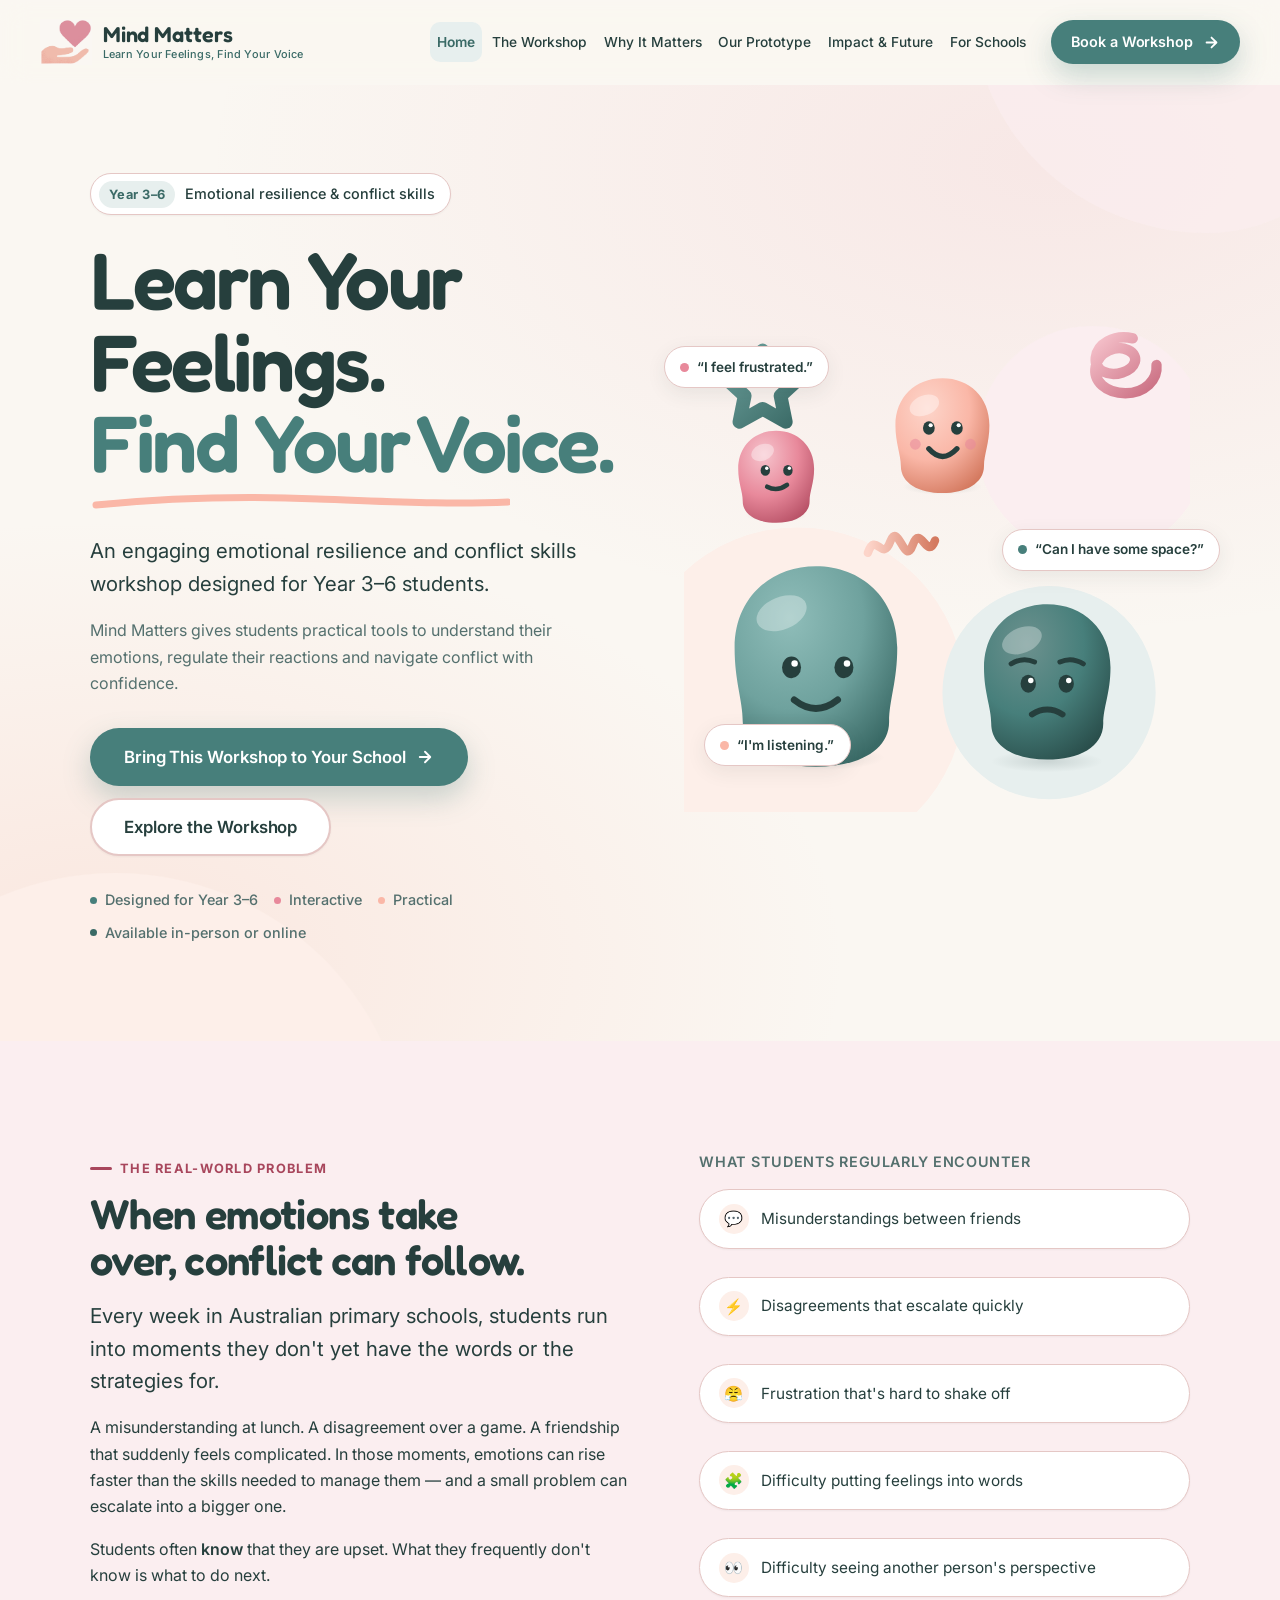
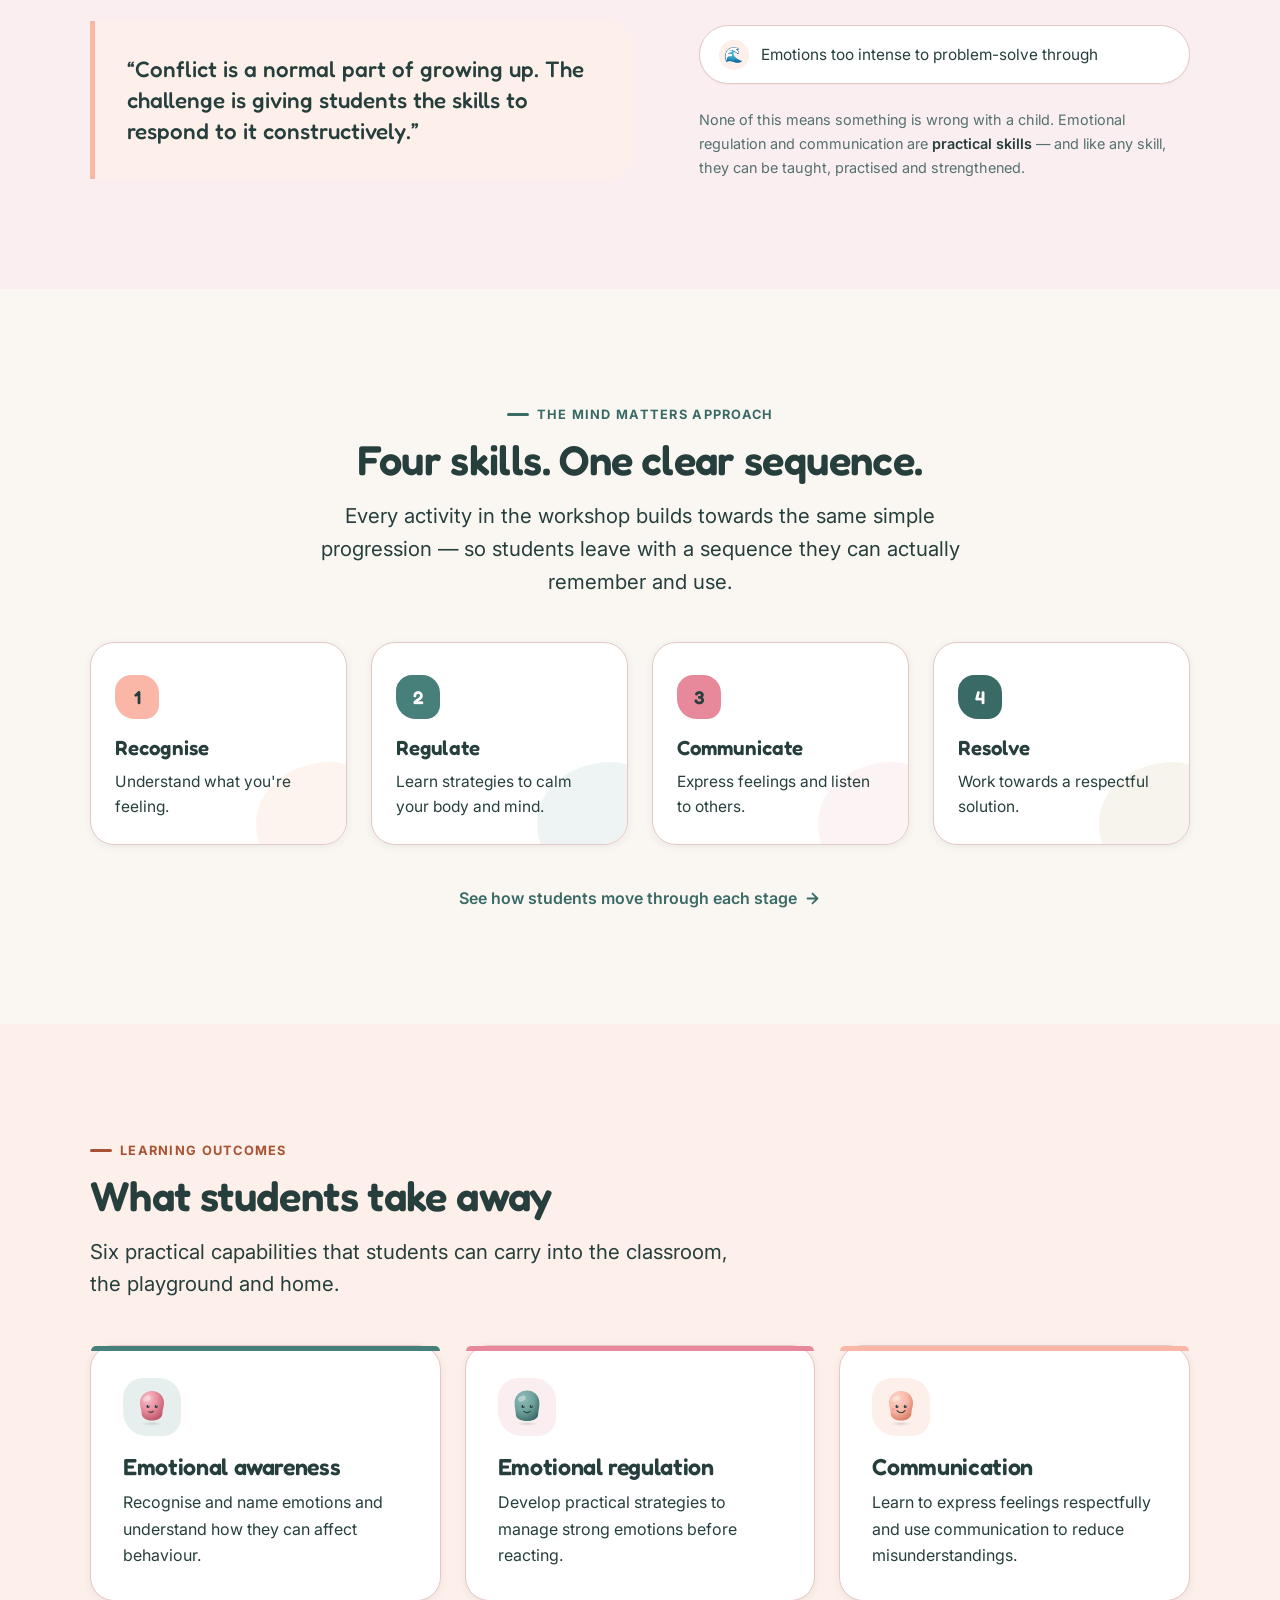
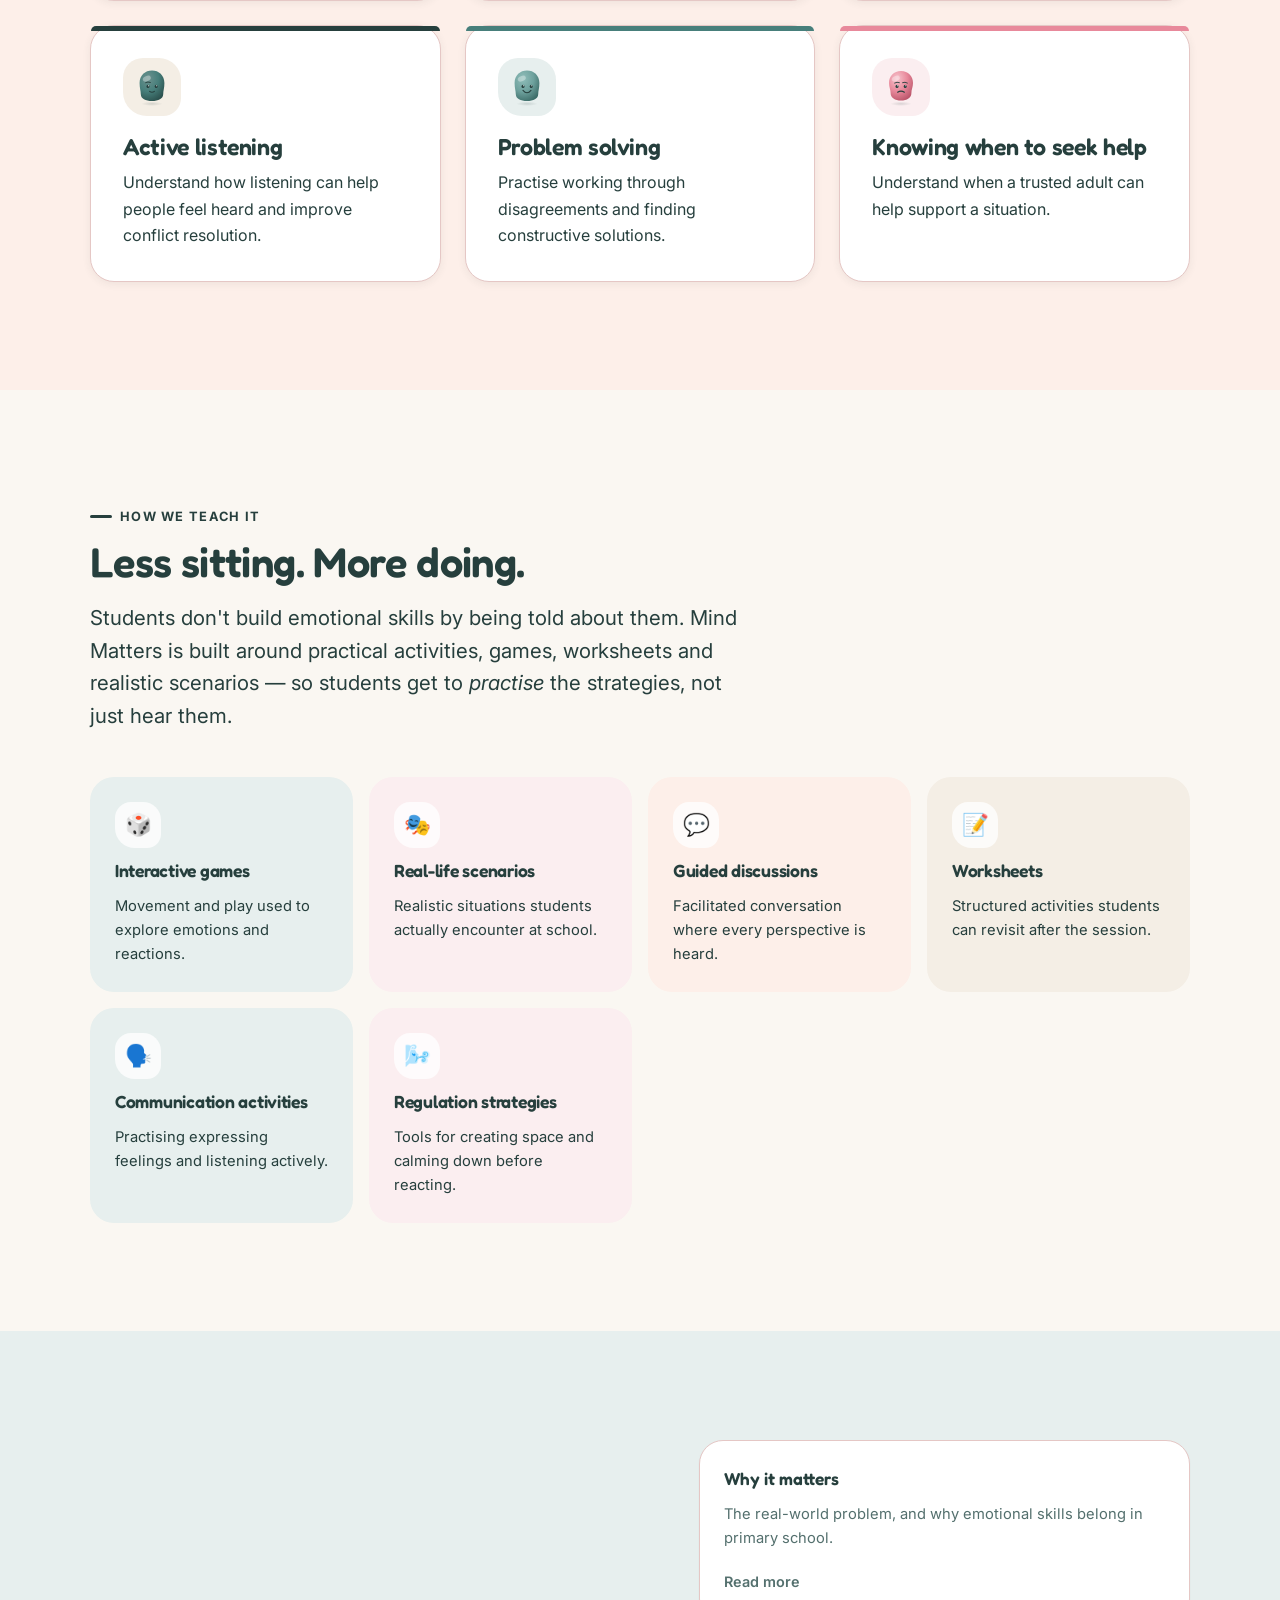
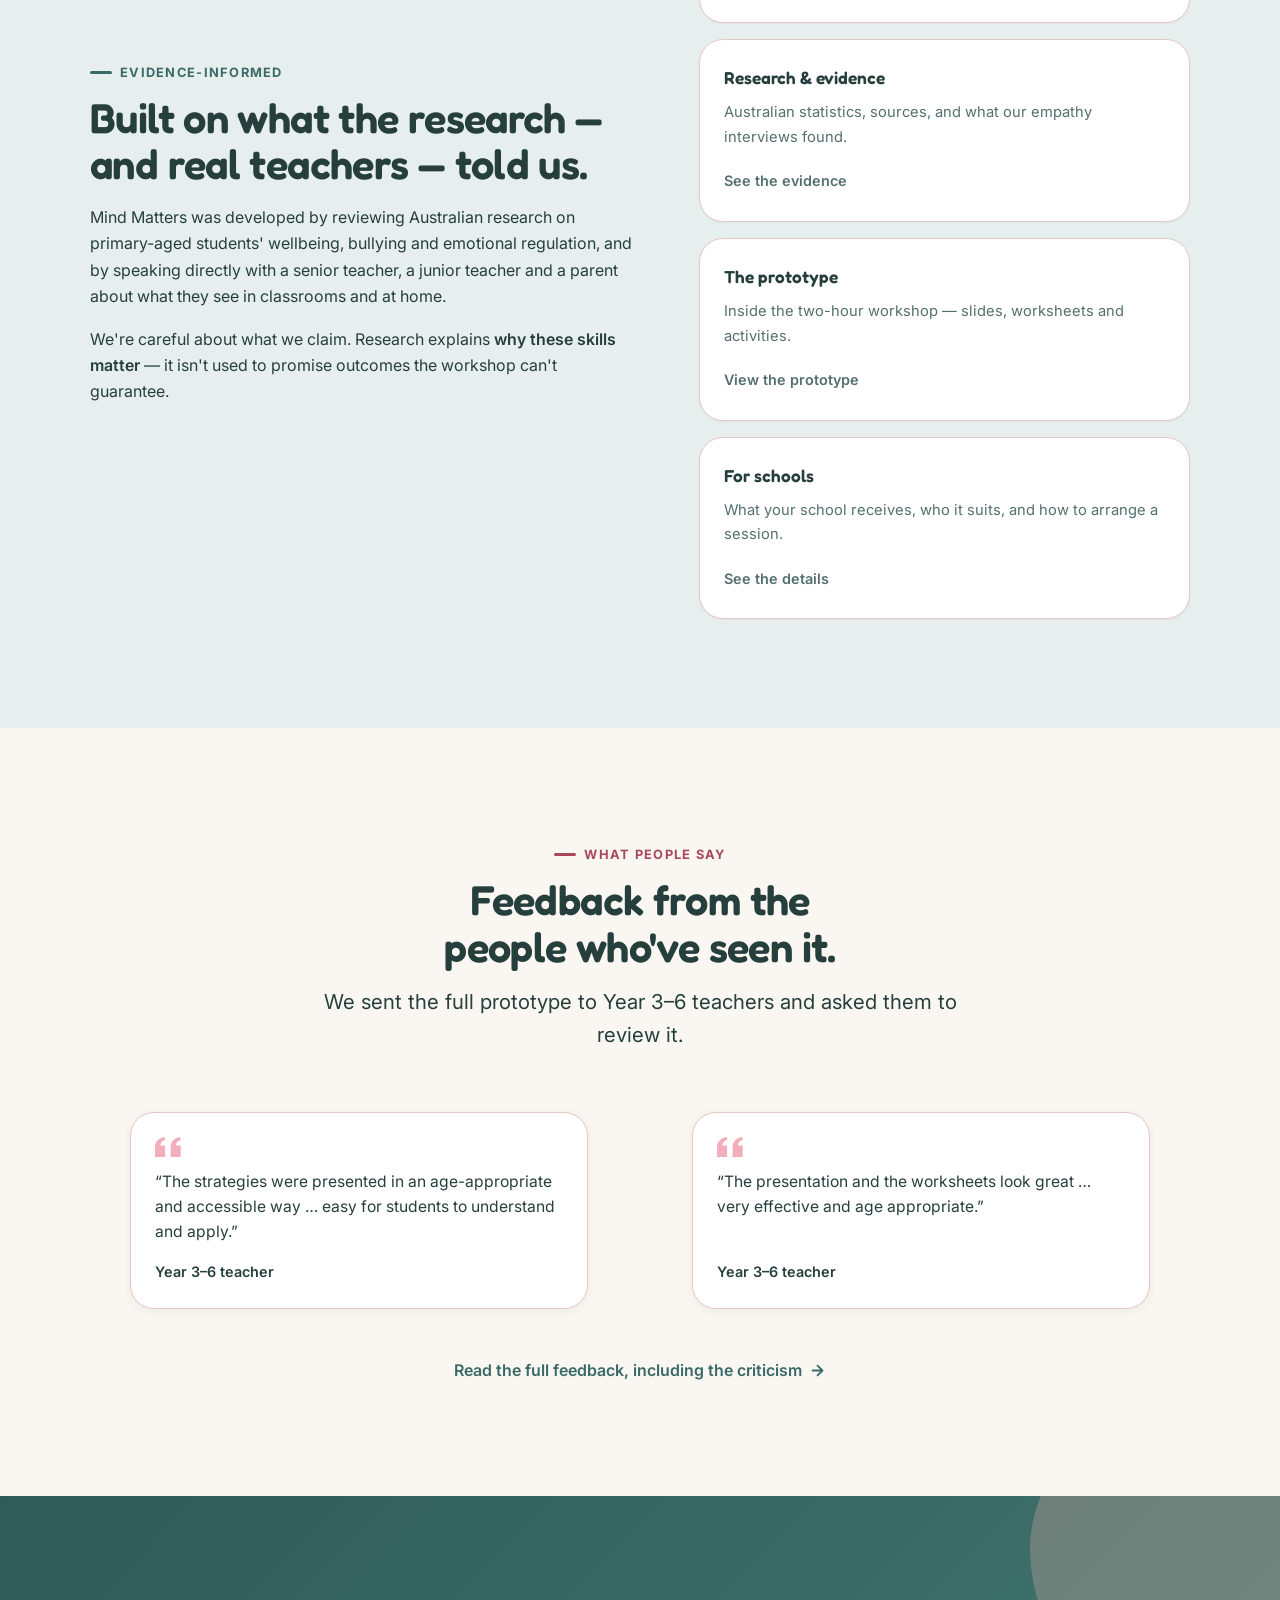
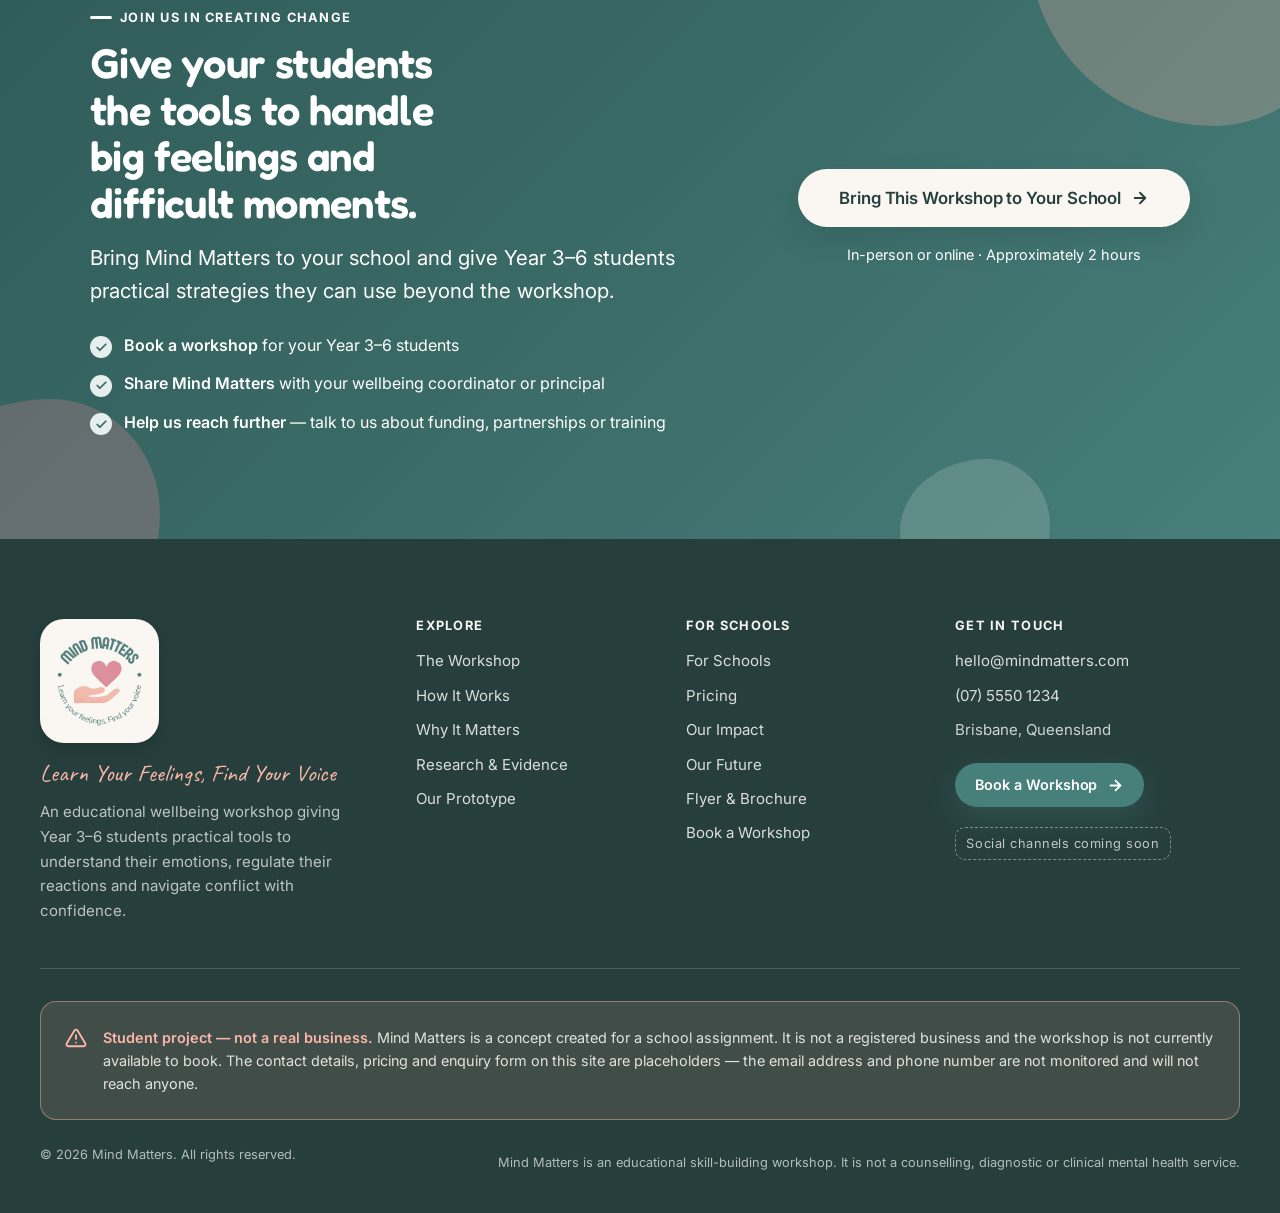
<file: index.html>
<!DOCTYPE html>
<html lang="en-AU" class="no-js">
<head>
<meta charset="utf-8">
<meta name="viewport" content="width=device-width, initial-scale=1">
<title>Mind Matters — Learn Your Feelings, Find Your Voice</title>
<meta name="description" content="An engaging emotional resilience and conflict skills workshop designed for Year 3–6 students. Available in person or online for Australian primary schools.">
<meta name="theme-color" content="#477F7B">
<meta property="og:site_name" content="Mind Matters">
<meta property="og:title" content="Mind Matters — Learn Your Feelings, Find Your Voice">
<meta property="og:description" content="An engaging emotional resilience and conflict skills workshop designed for Year 3–6 students. Available in person or online for Australian primary schools.">
<meta property="og:type" content="website">
<link rel="icon" href="assets/illustrations/favicon.svg" type="image/svg+xml">
<link rel="preconnect" href="https://fonts.googleapis.com">
<link rel="preconnect" href="https://fonts.gstatic.com" crossorigin>
<link rel="stylesheet" href="https://fonts.googleapis.com/css2?family=Caveat:wght@600;700&family=Fredoka:wght@400;500;600;700&family=Inter:wght@400;500;600;700&display=swap">
<link rel="stylesheet" href="css/base.css?v=202610272023">
<link rel="stylesheet" href="css/components.css?v=202610272023">
<link rel="stylesheet" href="css/pages.css?v=202610272023">
</head>
<body>
<a class="skip-link" href="#main">Skip to main content</a>

<!-- Header is rendered by js/site.js from js/content.js -->
<header id="site-header"></header>

<noscript>
  <div class="wrap" style="padding:1rem 0">
    <p><strong>Mind Matters</strong> —
      <a href="index.html">Home</a> ·
      <a href="workshop.html">The Workshop</a> ·
      <a href="workshop.html#how-it-works">How It Works</a> ·
      <a href="why-it-matters.html">Why It Matters</a> ·
      <a href="why-it-matters.html#research">Research</a> ·
      <a href="for-schools.html">For Schools</a> ·
      <a href="for-schools.html#pricing">Pricing</a> ·
      <a href="impact.html#future">Our Vision</a> ·
      <a href="contact.html">Contact</a>
    </p>
  </div>
</noscript>

<main id="main">

<!-- ======================= HERO ======================= -->
<section class="hero">
  <div class="hero__blob-peach" aria-hidden="true"></div>
  <div class="hero__blob-rose float-slow" aria-hidden="true"></div>

  <div class="wrap hero__inner">

    <div class="hero__copy">
      <p class="hero__kicker" data-reveal>
        <b>Year 3–6</b> Emotional resilience &amp; conflict skills
      </p>

      <h1 class="hero__title" data-reveal style="--reveal-delay:60ms">
        <span class="l1">Learn Your Feelings.</span>
        <span class="l2">Find Your Voice.</span>
      </h1>

      <p class="hero__lead" data-reveal style="--reveal-delay:120ms">
        An engaging emotional resilience and conflict skills workshop designed for
        Year 3–6 students.
      </p>

      <p class="hero__sub" data-reveal style="--reveal-delay:160ms">
        Mind Matters gives students practical tools to understand their emotions,
        regulate their reactions and navigate conflict with confidence.
      </p>

      <div class="hero__actions" data-reveal style="--reveal-delay:220ms">
        <a class="btn btn--primary btn--lg" href="contact.html">
          Bring This Workshop to Your School
          <svg class="btn__arrow" width="18" height="18" viewBox="0 0 24 24" fill="none" stroke="currentColor" stroke-width="2.5" stroke-linecap="round" stroke-linejoin="round" aria-hidden="true"><path d="M5 12h13M12 5l7 7-7 7"/></svg>
        </a>
        <a class="btn btn--secondary btn--lg" href="workshop.html">Explore the Workshop</a>
      </div>

      <ul class="badge-strip" data-reveal style="--reveal-delay:280ms">
        <li>Designed for Year 3–6</li>
        <li>Interactive</li>
        <li>Practical</li>
        <li>Available in-person or online</li>
      </ul>
    </div>

    <div class="hero__art" data-reveal style="--reveal-delay:140ms">
      <div class="hero__art-stage">
        <img src="assets/illustrations/hero-scene.svg" class="float-slow"
             alt="Illustration of four friendly emotion characters surrounded by colourful organic shapes, representing students learning to name and manage their feelings.">
        <span class="hero__chip hero__chip--1 float float-delay-1" aria-hidden="true"><i></i>“I feel frustrated.”</span>
        <span class="hero__chip hero__chip--2 float-slow float-delay-2" aria-hidden="true"><i></i>“Can I have some space?”</span>
        <span class="hero__chip hero__chip--3 float float-delay-2" aria-hidden="true"><i></i>“I'm listening.”</span>
      </div>
    </div>

  </div>
</section>

<!-- ======================= THE PROBLEM ======================= -->
<section class="section section--rose" id="the-problem">
  <div class="wrap">
    <div class="split">

      <div data-reveal>
        <p class="eyebrow eyebrow--rose">The real-world problem</p>
        <h2>When emotions take over, conflict can follow.</h2>
        <p class="lead">
          Every week in Australian primary schools, students run into moments they
          don't yet have the words or the strategies for.
        </p>
        <p>
          A misunderstanding at lunch. A disagreement over a game. A friendship that
          suddenly feels complicated. In those moments, emotions can rise faster than
          the skills needed to manage them — and a small problem can escalate into a
          bigger one.
        </p>
        <p>
          Students often <strong>know</strong> that they are upset. What they frequently
          don't know is what to do next.
        </p>

        <div class="pull-statement">
          <p>
            “Conflict is a normal part of growing up. The challenge is giving students
            the skills to respond to it constructively.”
          </p>
        </div>
      </div>

      <div data-reveal style="--reveal-delay:120ms">
        <p class="small muted" style="font-weight:600;letter-spacing:.04em;text-transform:uppercase;margin-bottom:1rem">
          What students regularly encounter
        </p>
        <div class="problem-list">
          <p class="problem-chip"><span class="problem-chip__dot" aria-hidden="true">💬</span>Misunderstandings between friends</p>
          <p class="problem-chip"><span class="problem-chip__dot" aria-hidden="true">⚡</span>Disagreements that escalate quickly</p>
          <p class="problem-chip"><span class="problem-chip__dot" aria-hidden="true">😤</span>Frustration that's hard to shake off</p>
          <p class="problem-chip"><span class="problem-chip__dot" aria-hidden="true">🧩</span>Difficulty putting feelings into words</p>
          <p class="problem-chip"><span class="problem-chip__dot" aria-hidden="true">👀</span>Difficulty seeing another person's perspective</p>
          <p class="problem-chip"><span class="problem-chip__dot" aria-hidden="true">🌊</span>Emotions too intense to problem-solve through</p>
        </div>

        <p class="small muted" style="margin-top:1.5rem">
          None of this means something is wrong with a child. Emotional regulation and
          communication are <strong>practical skills</strong> — and like any skill, they
          can be taught, practised and strengthened.
        </p>
      </div>

    </div>
  </div>
</section>

<!-- ======================= THE APPROACH ======================= -->
<section class="section" id="approach">
  <div class="wrap">
    <div class="section-head section-head--center" data-reveal>
      <p class="eyebrow" style="justify-content:center">The Mind Matters approach</p>
      <h2>Four skills. One clear sequence.</h2>
      <p class="lead">
        Every activity in the workshop builds towards the same simple progression —
        so students leave with a sequence they can actually remember and use.
      </p>
    </div>

    <div class="steps">
      <article class="step step--1" data-reveal>
        <span class="step__num" aria-hidden="true">1</span>
        <h3 class="step__title">Recognise</h3>
        <p class="step__body">Understand what you're feeling.</p>
      </article>
      <article class="step step--2" data-reveal>
        <span class="step__num" aria-hidden="true">2</span>
        <h3 class="step__title">Regulate</h3>
        <p class="step__body">Learn strategies to calm your body and mind.</p>
      </article>
      <article class="step step--3" data-reveal>
        <span class="step__num" aria-hidden="true">3</span>
        <h3 class="step__title">Communicate</h3>
        <p class="step__body">Express feelings and listen to others.</p>
      </article>
      <article class="step step--4" data-reveal>
        <span class="step__num" aria-hidden="true">4</span>
        <h3 class="step__title">Resolve</h3>
        <p class="step__body">Work towards a respectful solution.</p>
      </article>
    </div>

    <p class="text-center" style="margin-top:2.5rem" data-reveal>
      <a class="link-arrow" href="workshop.html#how-it-works">
        See how students move through each stage
        <svg width="17" height="17" viewBox="0 0 24 24" fill="none" stroke="currentColor" stroke-width="2.5" stroke-linecap="round" stroke-linejoin="round" aria-hidden="true"><path d="M5 12h13M12 5l7 7-7 7"/></svg>
      </a>
    </p>
  </div>
</section>

<!-- ======================= WHAT STUDENTS TAKE AWAY ======================= -->
<section class="section section--peach" id="takeaways">
  <div class="wrap">
    <div class="section-head" data-reveal>
      <p class="eyebrow eyebrow--peach">Learning outcomes</p>
      <h2>What students take away</h2>
      <p class="lead">
        Six practical capabilities that students can carry into the classroom,
        the playground and home.
      </p>
    </div>

    <div class="grid grid--3">
      <article class="card card--hover card--teal card--topbar" data-reveal>
        <span class="card__icon" aria-hidden="true"><img src="assets/illustrations/blob-thinking.svg" alt=""></span>
        <h3>Emotional awareness</h3>
        <p>Recognise and name emotions and understand how they can affect behaviour.</p>
      </article>

      <article class="card card--hover card--rose card--topbar" data-reveal style="--reveal-delay:80ms">
        <span class="card__icon" aria-hidden="true"><img src="assets/illustrations/blob-calm.svg" alt=""></span>
        <h3>Emotional regulation</h3>
        <p>Develop practical strategies to manage strong emotions before reacting.</p>
      </article>

      <article class="card card--hover card--peach card--topbar" data-reveal style="--reveal-delay:160ms">
        <span class="card__icon" aria-hidden="true"><img src="assets/illustrations/blob-happy.svg" alt=""></span>
        <h3>Communication</h3>
        <p>Learn to express feelings respectfully and use communication to reduce misunderstandings.</p>
      </article>

      <article class="card card--hover card--deep card--topbar" data-reveal>
        <span class="card__icon" aria-hidden="true"><img src="assets/illustrations/blob-listening.svg" alt=""></span>
        <h3>Active listening</h3>
        <p>Understand how listening can help people feel heard and improve conflict resolution.</p>
      </article>

      <article class="card card--hover card--teal card--topbar" data-reveal style="--reveal-delay:80ms">
        <span class="card__icon" aria-hidden="true"><img src="assets/illustrations/blob-proud.svg" alt=""></span>
        <h3>Problem solving</h3>
        <p>Practise working through disagreements and finding constructive solutions.</p>
      </article>

      <article class="card card--hover card--rose card--topbar" data-reveal style="--reveal-delay:160ms">
        <span class="card__icon" aria-hidden="true"><img src="assets/illustrations/blob-worried.svg" alt=""></span>
        <h3>Knowing when to seek help</h3>
        <p>Understand when a trusted adult can help support a situation.</p>
      </article>
    </div>
  </div>
</section>

<!-- ======================= INTERACTIVE LEARNING ======================= -->
<section class="section" id="interactive">
  <div class="wrap">
    <div class="section-head" data-reveal>
      <p class="eyebrow eyebrow--deep">How we teach it</p>
      <h2>Less sitting. More doing.</h2>
      <p class="lead">
        Students don't build emotional skills by being told about them. Mind Matters is
        built around practical activities, games, worksheets and realistic scenarios —
        so students get to <em>practise</em> the strategies, not just hear them.
      </p>
    </div>

    <div class="activity-grid">
      <article class="activity activity--teal" data-reveal>
        <span class="activity__icon" aria-hidden="true">🎲</span>
        <h3 class="activity__title">Interactive games</h3>
        <p class="activity__body">Movement and play used to explore emotions and reactions.</p>
      </article>
      <article class="activity activity--rose" data-reveal style="--reveal-delay:70ms">
        <span class="activity__icon" aria-hidden="true">🎭</span>
        <h3 class="activity__title">Real-life scenarios</h3>
        <p class="activity__body">Realistic situations students actually encounter at school.</p>
      </article>
      <article class="activity activity--peach" data-reveal style="--reveal-delay:140ms">
        <span class="activity__icon" aria-hidden="true">💬</span>
        <h3 class="activity__title">Guided discussions</h3>
        <p class="activity__body">Facilitated conversation where every perspective is heard.</p>
      </article>
      <article class="activity activity--deep" data-reveal>
        <span class="activity__icon" aria-hidden="true">📝</span>
        <h3 class="activity__title">Worksheets</h3>
        <p class="activity__body">Structured activities students can revisit after the session.</p>
      </article>
      <article class="activity activity--teal" data-reveal style="--reveal-delay:70ms">
        <span class="activity__icon" aria-hidden="true">🗣️</span>
        <h3 class="activity__title">Communication activities</h3>
        <p class="activity__body">Practising expressing feelings and listening actively.</p>
      </article>
      <article class="activity activity--rose" data-reveal style="--reveal-delay:140ms">
        <span class="activity__icon" aria-hidden="true">🌬️</span>
        <h3 class="activity__title">Regulation strategies</h3>
        <p class="activity__body">Tools for creating space and calming down before reacting.</p>
      </article>
    </div>
  </div>
</section>

<!-- ======================= EVIDENCE + EXPLORE ======================= -->
<section class="section section--teal">
  <div class="wrap">
    <div class="split">
      <div data-reveal>
        <p class="eyebrow">Evidence-informed</p>
        <h2>Built on what the research — and real teachers — told us.</h2>
        <p>
          Mind Matters was developed by reviewing Australian research on primary-aged
          students' wellbeing, bullying and emotional regulation, and by speaking directly
          with a senior teacher, a junior teacher and a parent about what they see in
          classrooms and at home.
        </p>
        <p>
          We're careful about what we claim. Research explains <strong>why these skills
          matter</strong> — it isn't used to promise outcomes the workshop can't guarantee.
        </p>
      </div>

      <div class="nav-cards" data-reveal style="--reveal-delay:100ms">
        <a class="nav-card" href="why-it-matters.html">
          <strong>Why it matters</strong>
          <span>The real-world problem, and why emotional skills belong in primary school.</span>
          <span class="link-arrow">Read more</span>
        </a>
        <a class="nav-card" href="why-it-matters.html#research">
          <strong>Research &amp; evidence</strong>
          <span>Australian statistics, sources, and what our empathy interviews found.</span>
          <span class="link-arrow">See the evidence</span>
        </a>
        <a class="nav-card" href="prototype.html">
          <strong>The prototype</strong>
          <span>Inside the two-hour workshop — slides, worksheets and activities.</span>
          <span class="link-arrow">View the prototype</span>
        </a>
        <a class="nav-card" href="for-schools.html">
          <strong>For schools</strong>
          <span>What your school receives, who it suits, and how to arrange a session.</span>
          <span class="link-arrow">See the details</span>
        </a>
      </div>
    </div>
  </div>
</section>

<!-- ======================= CTA ======================= -->
<!-- ======================= FEEDBACK & QUOTES ======================= -->
<section class="section" id="feedback">
  <div class="wrap">
    <div class="section-head section-head--center" data-reveal>
      <p class="eyebrow eyebrow--rose" style="justify-content:center">What people say</p>
      <h2>Feedback from the people who've seen it.</h2>
      <p class="lead">
        We sent the full prototype to Year 3–6 teachers and asked them to review it.
      </p>
    </div>

    <!-- ===== PLACEHOLDER: replace each with a real quote, then remove quote--empty ===== -->
    <div class="grid grid--2" style="margin-bottom:2rem">
      <figure class="quote" data-reveal>
        <blockquote class="quote__text">
          “The strategies were presented in an age-appropriate and accessible way … easy for
          students to understand and apply.”
        </blockquote>
        <figcaption class="quote__attrib">Year 3–6 teacher</figcaption>
      </figure>
      <figure class="quote" data-reveal style="--reveal-delay:80ms">
        <blockquote class="quote__text">
          “The presentation and the worksheets look great … very effective and age
          appropriate.”
        </blockquote>
        <figcaption class="quote__attrib">Year 3–6 teacher</figcaption>
      </figure>
    </div>

    <div class="cluster" style="justify-content:center" data-reveal>
      <a class="link-arrow" href="prototype.html#feedback">
        Read the full feedback, including the criticism
        <svg width="17" height="17" viewBox="0 0 24 24" fill="none" stroke="currentColor" stroke-width="2.5" stroke-linecap="round" stroke-linejoin="round" aria-hidden="true"><path d="M5 12h13M12 5l7 7-7 7"/></svg>
      </a>
    </div>
  </div>
</section>

<section class="cta-band">
  <span class="cta-band__shape cta-band__shape--a float-slow" aria-hidden="true"></span>
  <span class="cta-band__shape cta-band__shape--b float" aria-hidden="true"></span>
  <span class="cta-band__shape cta-band__shape--c float-slow float-delay-1" aria-hidden="true"></span>

  <div class="wrap cta-band__inner">
    <div data-reveal>
      <p class="eyebrow eyebrow--light">Join us in creating change</p>
      <h2>Give your students the tools to handle big feelings and difficult moments.</h2>
      <p class="lead" style="color:#FFFFFF">
        Bring Mind Matters to your school and give Year 3–6 students practical strategies
        they can use beyond the workshop.
      </p>
      <ul class="ticks" style="margin-top:1.5rem;color:#FFFFFF">
        <li style="color:#FFFFFF"><strong style="color:#FFFFFF">Book a workshop</strong> for your Year 3–6 students</li>
        <li style="color:#FFFFFF"><strong style="color:#FFFFFF">Share Mind Matters</strong> with your wellbeing coordinator or principal</li>
        <li style="color:#FFFFFF"><strong style="color:#FFFFFF">Help us reach further</strong> — talk to us about funding, partnerships or training</li>
      </ul>
    </div>
    <div data-reveal style="--reveal-delay:100ms">
      <a class="btn btn--on-colour btn--lg btn--block" href="contact.html">
        Bring This Workshop to Your School
        <svg class="btn__arrow" width="18" height="18" viewBox="0 0 24 24" fill="none" stroke="currentColor" stroke-width="2.5" stroke-linecap="round" stroke-linejoin="round" aria-hidden="true"><path d="M5 12h13M12 5l7 7-7 7"/></svg>
      </a>
      <p class="small" style="color:#FFFFFF;margin-top:1rem;text-align:center">
        In-person or online · Approximately 2 hours
      </p>
    </div>
  </div>
</section>

</main>

<!-- Footer is rendered by js/site.js from js/content.js -->
<footer id="site-footer"></footer>

<script src="js/content.js?v=202610272023"></script>
<script src="js/site.js?v=202610272023"></script>
</body>
</html>
</file>
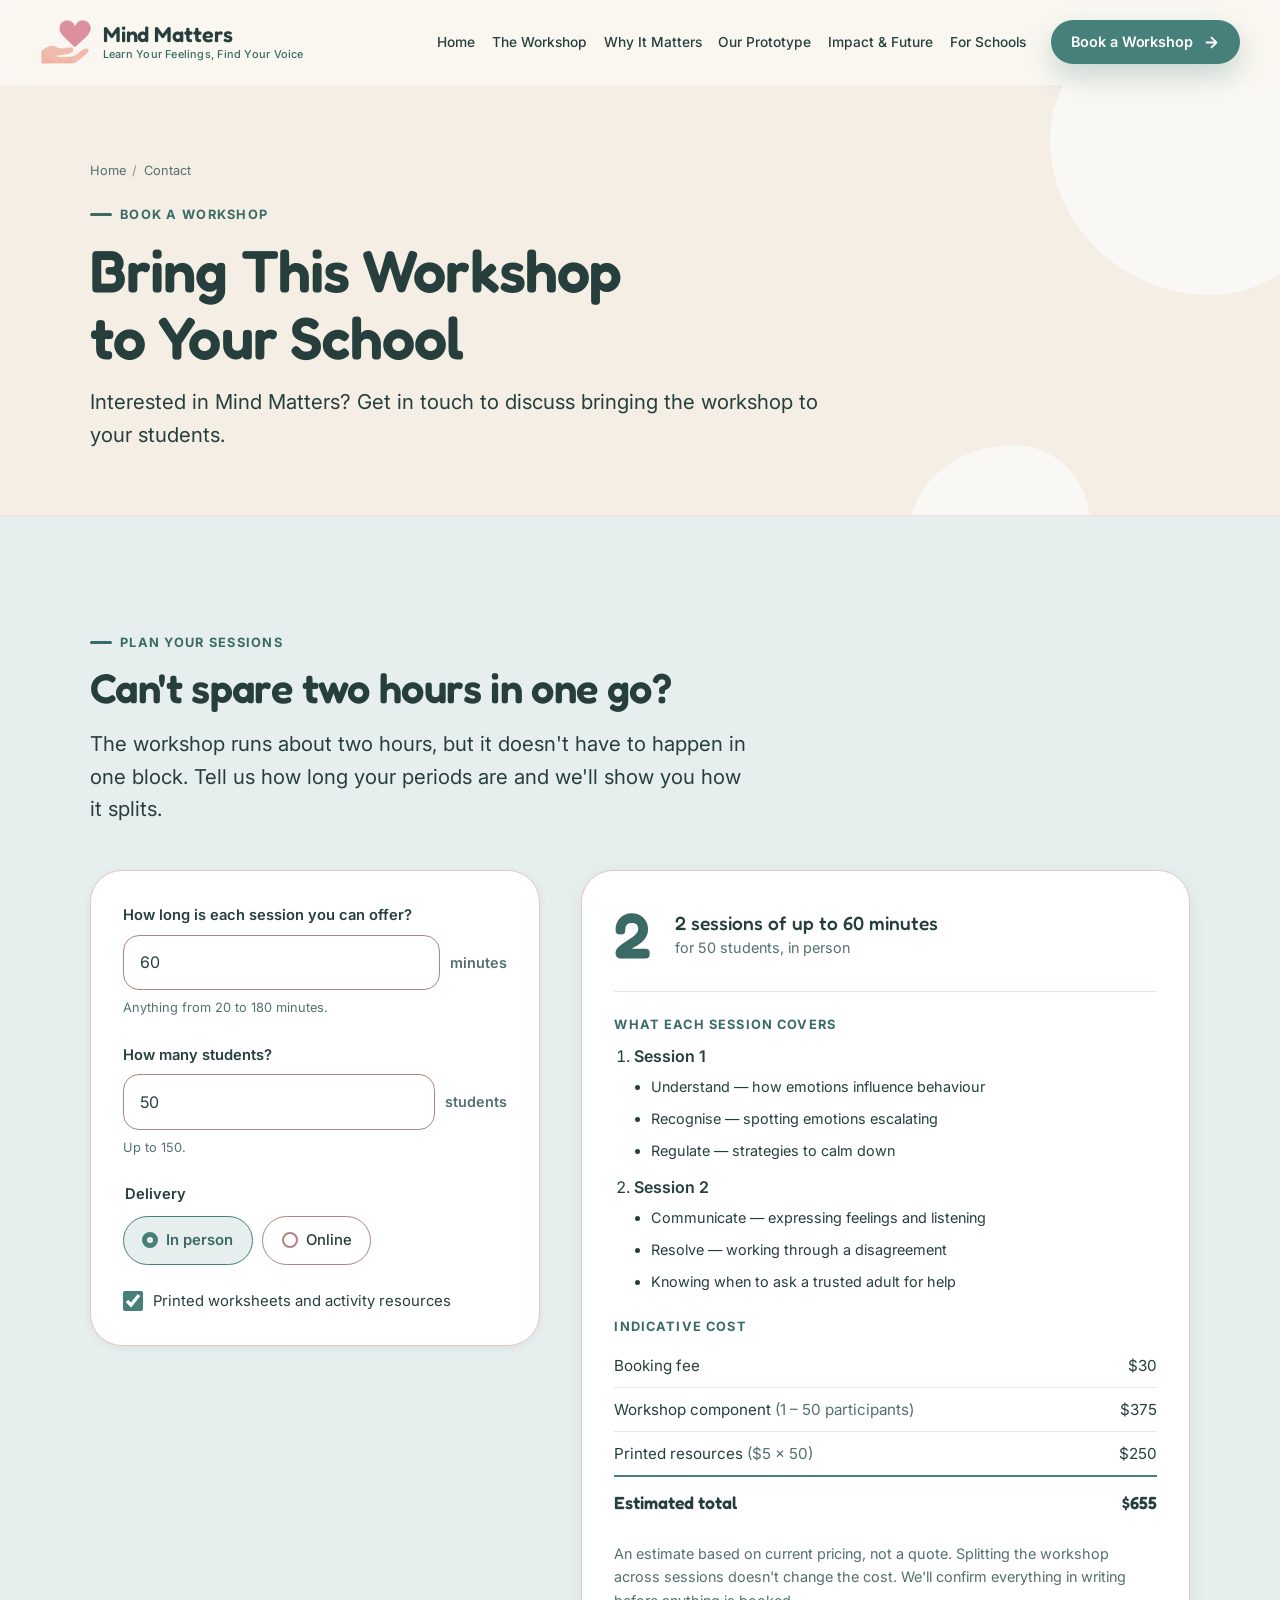
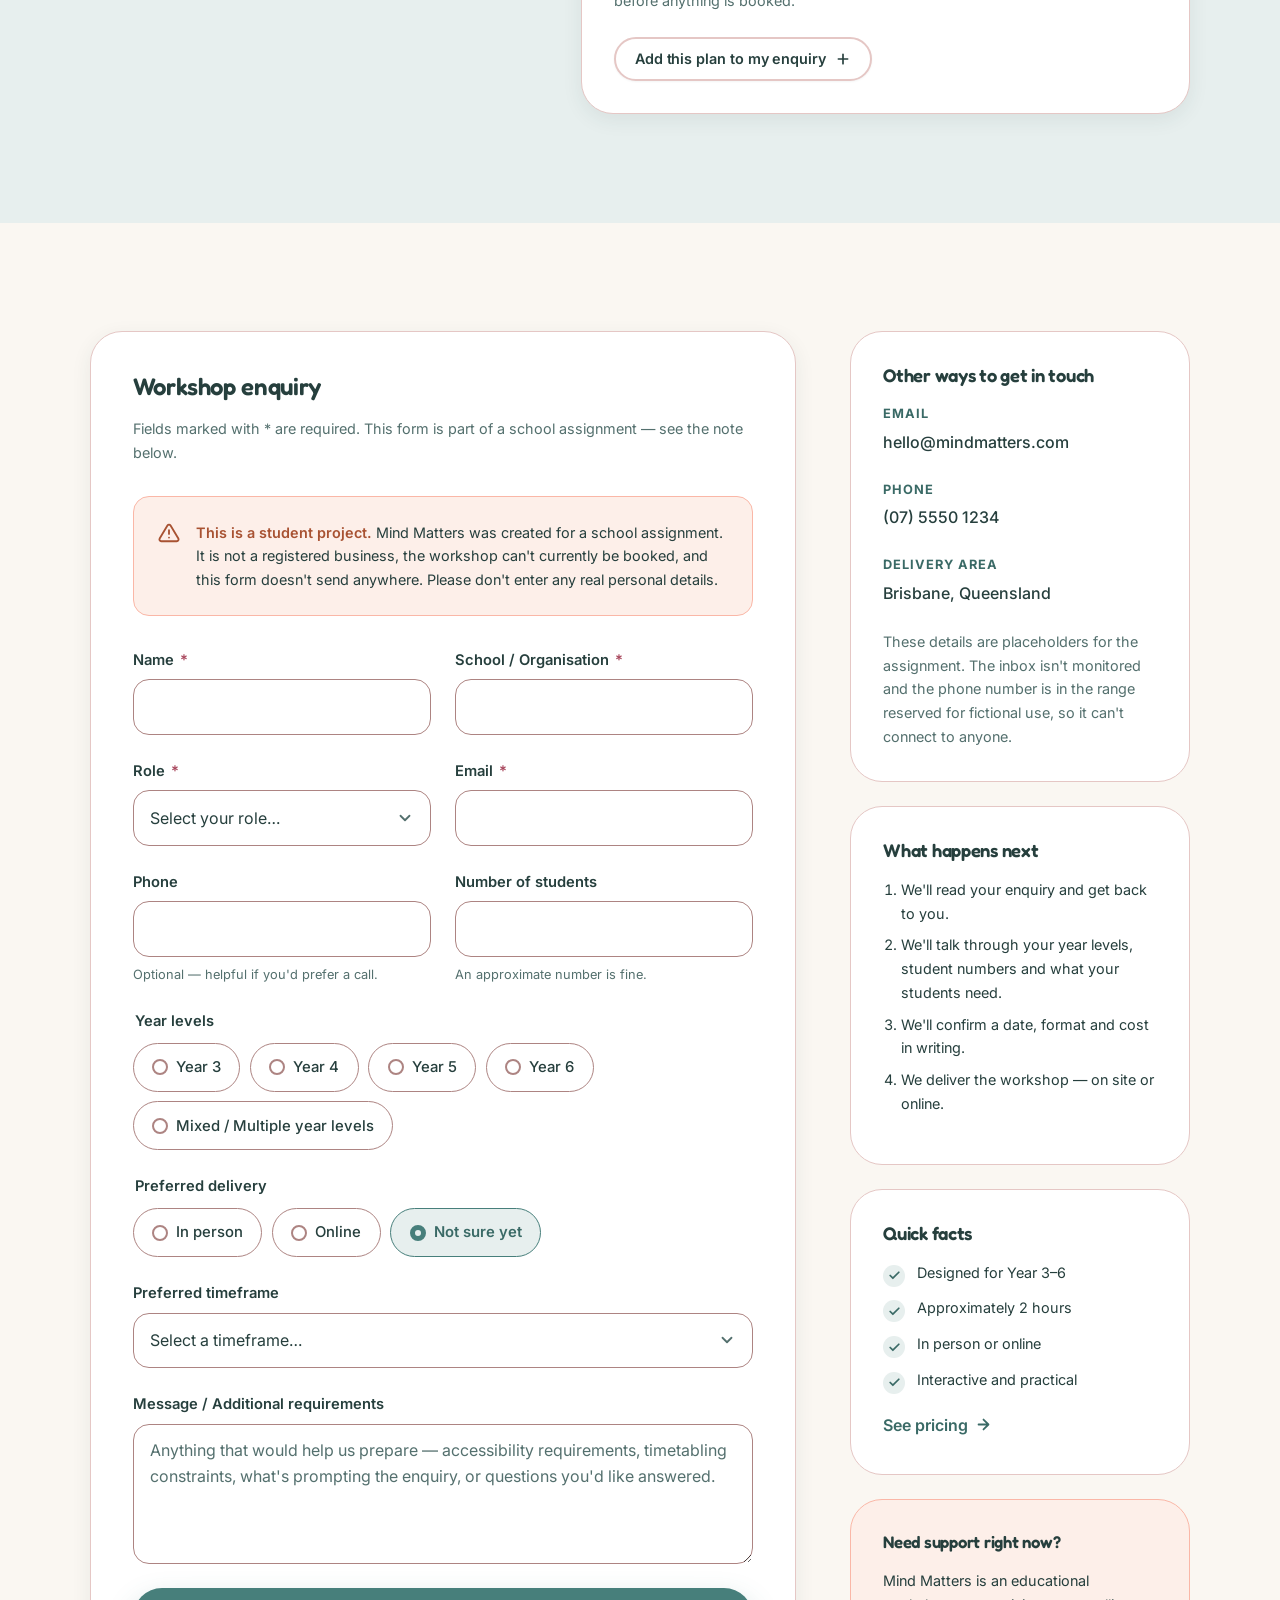
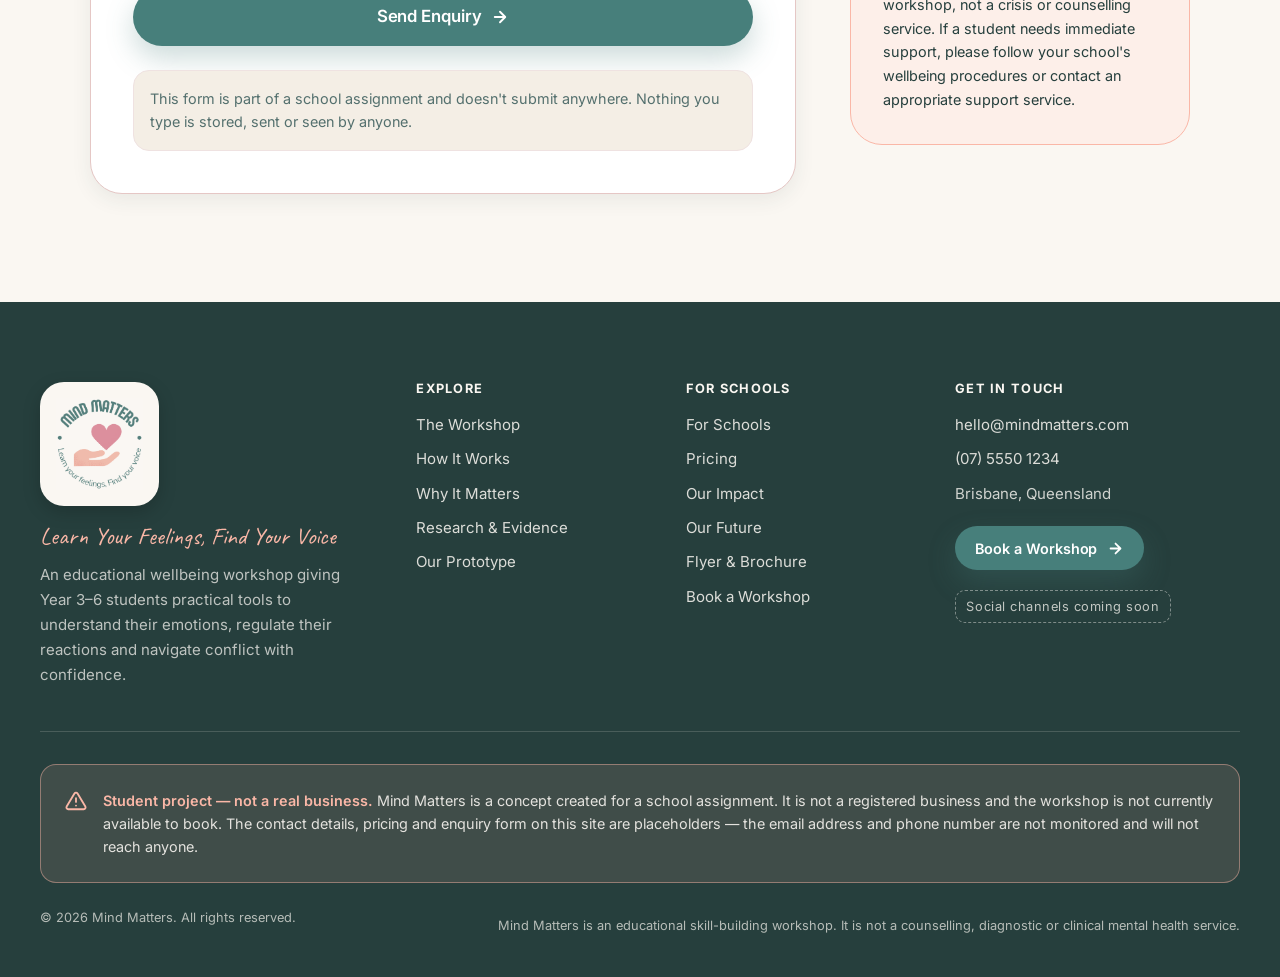
<file: contact.html>
<!DOCTYPE html>
<html lang="en-AU" class="no-js">
<head>
<meta charset="utf-8">
<meta name="viewport" content="width=device-width, initial-scale=1">
<title>Bring This Workshop to Your School — Mind Matters</title>
<meta name="description" content="Enquire about bringing the Mind Matters emotional resilience and conflict skills workshop to your Year 3–6 students, in person or online.">
<meta name="theme-color" content="#477F7B">
<meta property="og:site_name" content="Mind Matters">
<meta property="og:title" content="Bring This Workshop to Your School — Mind Matters">
<meta property="og:description" content="Enquire about bringing the Mind Matters emotional resilience and conflict skills workshop to your Year 3–6 students, in person or online.">
<meta property="og:type" content="website">
<link rel="icon" href="assets/illustrations/favicon.svg" type="image/svg+xml">
<link rel="preconnect" href="https://fonts.googleapis.com">
<link rel="preconnect" href="https://fonts.gstatic.com" crossorigin>
<link rel="stylesheet" href="https://fonts.googleapis.com/css2?family=Caveat:wght@600;700&family=Fredoka:wght@400;500;600;700&family=Inter:wght@400;500;600;700&display=swap">
<link rel="stylesheet" href="css/base.css?v=202610272023">
<link rel="stylesheet" href="css/components.css?v=202610272023">
<link rel="stylesheet" href="css/pages.css?v=202610272023">
</head>
<body>
<a class="skip-link" href="#main">Skip to main content</a>

<!-- Header is rendered by js/site.js from js/content.js -->
<header id="site-header"></header>

<noscript>
  <div class="wrap" style="padding:1rem 0">
    <p><strong>Mind Matters</strong> —
      <a href="index.html">Home</a> ·
      <a href="workshop.html">The Workshop</a> ·
      <a href="workshop.html#how-it-works">How It Works</a> ·
      <a href="why-it-matters.html">Why It Matters</a> ·
      <a href="why-it-matters.html#research">Research</a> ·
      <a href="for-schools.html">For Schools</a> ·
      <a href="for-schools.html#pricing">Pricing</a> ·
      <a href="impact.html#future">Our Vision</a> ·
      <a href="contact.html">Contact</a>
    </p>
  </div>
</noscript>

<main id="main">

<section class="page-head">
  <span class="page-head__shape page-head__shape--a float-slow" aria-hidden="true"></span>
  <span class="page-head__shape page-head__shape--b float" aria-hidden="true"></span>
  <div class="wrap">
    <div class="page-head__inner">
      <ul class="crumbs"><li><a href="index.html">Home</a></li><li>Contact</li></ul>
      <p class="eyebrow">Book a workshop</p>
      <h1>Bring This Workshop to Your School</h1>
      <p class="lead">
        Interested in Mind Matters? Get in touch to discuss bringing the workshop to your
        students.
      </p>
    </div>
  </div>
</section>

<!-- ======================= SESSION PLANNER ======================= -->
<section id="planner" class="section section--teal">
  <div class="wrap">
    <div class="section-head" data-reveal>
      <p class="eyebrow">Plan your sessions</p>
      <h2>Can't spare two hours in one go?</h2>
      <p class="lead">
        The workshop runs about two hours, but it doesn't have to happen in one block.
        Tell us how long your periods are and we'll show you how it splits.
      </p>
    </div>

    <div class="planner" data-reveal>
      <form class="planner__controls" id="planner-form" novalidate>
        <div class="field">
          <label for="plan-minutes">How long is each session you can offer?</label>
          <div class="planner__input">
            <input type="number" id="plan-minutes" value="60" min="20" max="180" step="5"
                   inputmode="numeric">
            <span class="planner__unit">minutes</span>
          </div>
          <span class="field__hint">Anything from 20 to 180 minutes.
            <span class="planner__note" id="plan-minutes-note" role="status"></span></span>
        </div>

        <div class="field">
          <label for="plan-students">How many students?</label>
          <div class="planner__input">
            <input type="number" id="plan-students" value="50" min="1" max="150" step="1"
                   inputmode="numeric">
            <span class="planner__unit">students</span>
          </div>
          <span class="field__hint">Up to 150.
            <span class="planner__note" id="plan-students-note" role="status"></span></span>
        </div>

        <fieldset class="fieldset">
          <legend class="fieldset__legend">Delivery</legend>
          <div class="radio-row">
            <label class="radio-chip">
              <input type="radio" name="plan-delivery" value="in-person" checked>
              <span>In person</span>
            </label>
            <label class="radio-chip">
              <input type="radio" name="plan-delivery" value="online">
              <span>Online</span>
            </label>
          </div>
        </fieldset>

        <label class="planner__check">
          <input type="checkbox" id="plan-printed" checked>
          <span>Printed worksheets and activity resources</span>
        </label>
      </form>

      <div class="planner__output">
        <div id="planner-result" aria-live="polite"></div>
        <div class="cluster" style="margin-top:1.5rem">
          <button class="btn btn--secondary btn--sm" type="button" id="plan-add">
            Add this plan to my enquiry
            <svg width="16" height="16" viewBox="0 0 24 24" fill="none" stroke="currentColor" stroke-width="2.5" stroke-linecap="round" stroke-linejoin="round" aria-hidden="true"><path d="M12 5v14M5 12h14"/></svg>
          </button>
          <span class="small" id="planner-added" role="status" style="color:var(--mm-teal-deep);font-weight:600"></span>
        </div>
      </div>
    </div>
  </div>
</section>

<section class="section">
  <div class="wrap">
    <div class="contact-layout">

      <!-- ======================= ENQUIRY FORM ======================= -->
      <div class="form-card" data-reveal>
        <h2 style="font-size:1.5rem">Workshop enquiry</h2>
        <p class="muted small" style="margin-bottom:2rem">
          Fields marked with <span class="req" aria-hidden="true">*</span> are required.
          This form is part of a school assignment — see the note below.
        </p>

        <!-- ===== PROJECT DISCLAIMER — remove only if this becomes a real business ===== -->
        <div class="notice" role="note">
          <svg viewBox="0 0 24 24" fill="none" stroke="currentColor" stroke-width="2" stroke-linecap="round" aria-hidden="true">
            <path d="M10.3 3.9 1.8 18a2 2 0 0 0 1.7 3h17a2 2 0 0 0 1.7-3L13.7 3.9a2 2 0 0 0-3.4 0z"/>
            <path d="M12 9v4M12 17h.01"/>
          </svg>
          <p>
            <strong>This is a student project.</strong> Mind Matters was created for a school
            assignment. It is not a registered business, the workshop can't currently be booked,
            and this form doesn't send anywhere. Please don't enter any real personal details.
          </p>
        </div>

        <div id="form-status" class="form__status" aria-live="polite"></div>

        <!--
          To connect this form: add an action URL to the form tag below
          (e.g. a Formspree or Netlify Forms endpoint). See js/form.js for notes.
        -->
        <form class="form" id="enquiry-form" method="post" novalidate>

          <div class="form__grid">
            <div class="field">
              <label for="name">Name <span class="req" aria-hidden="true">*</span></label>
              <input type="text" id="name" name="name" autocomplete="name" required
                     aria-describedby="name-error">
              <span class="field__error" id="name-error" role="alert"></span>
            </div>

            <div class="field">
              <label for="school">School / Organisation <span class="req" aria-hidden="true">*</span></label>
              <input type="text" id="school" name="school" autocomplete="organization" required
                     aria-describedby="school-error">
              <span class="field__error" id="school-error" role="alert"></span>
            </div>

            <div class="field">
              <label for="role">Role <span class="req" aria-hidden="true">*</span></label>
              <select id="role" name="role" required aria-describedby="role-error">
                <option value="">Select your role…</option>
              </select>
              <span class="field__error" id="role-error" role="alert"></span>
            </div>

            <div class="field">
              <label for="email">Email <span class="req" aria-hidden="true">*</span></label>
              <input type="email" id="email" name="email" autocomplete="email" required
                     aria-describedby="email-error">
              <span class="field__error" id="email-error" role="alert"></span>
            </div>

            <div class="field">
              <label for="phone">Phone</label>
              <input type="tel" id="phone" name="phone" autocomplete="tel">
              <span class="field__hint">Optional — helpful if you'd prefer a call.</span>
            </div>

            <div class="field">
              <label for="students">Number of students</label>
              <input type="number" id="students" name="students" min="1" step="1" inputmode="numeric">
              <span class="field__hint">An approximate number is fine.</span>
            </div>

            <div class="field field--full">
              <fieldset class="fieldset">
                <legend class="fieldset__legend">Year levels</legend>
                <div class="radio-row" id="year-levels">
                  <!-- Options rendered from MM.form.yearLevels in js/content.js -->
                </div>
              </fieldset>
            </div>

            <div class="field field--full">
              <fieldset class="fieldset">
                <legend class="fieldset__legend">Preferred delivery</legend>
                <div class="radio-row">
                  <label class="radio-chip">
                    <input type="radio" name="delivery" value="in-person">
                    <span>In person</span>
                  </label>
                  <label class="radio-chip">
                    <input type="radio" name="delivery" value="online">
                    <span>Online</span>
                  </label>
                  <label class="radio-chip">
                    <input type="radio" name="delivery" value="not-sure" checked>
                    <span>Not sure yet</span>
                  </label>
                </div>
              </fieldset>
            </div>

            <div class="field field--full">
              <label for="timeframe">Preferred timeframe</label>
              <select id="timeframe" name="timeframe">
                <option value="">Select a timeframe…</option>
              </select>
            </div>

            <div class="field field--full">
              <label for="message">Message / Additional requirements</label>
              <textarea id="message" name="message"
                        placeholder="Anything that would help us prepare — accessibility requirements, timetabling constraints, what's prompting the enquiry, or questions you'd like answered."></textarea>
            </div>
          </div>

          <button class="btn btn--primary btn--lg" type="submit">
            Send Enquiry
            <svg class="btn__arrow" width="18" height="18" viewBox="0 0 24 24" fill="none" stroke="currentColor" stroke-width="2.5" stroke-linecap="round" stroke-linejoin="round" aria-hidden="true"><path d="M5 12h13M12 5l7 7-7 7"/></svg>
          </button>

          <p class="form__note">
            This form is part of a school assignment and doesn't submit anywhere. Nothing you
            type is stored, sent or seen by anyone.
          </p>
        </form>
      </div>

      <!-- ======================= SIDEBAR ======================= -->
      <div>
        <div class="contact-panel" data-reveal>
          <h3>Other ways to get in touch</h3>

          <!-- ===== CONTACT PLACEHOLDERS — update in js/content.js (MM.org) ===== -->
          <div class="contact-item">
            <span class="contact-item__label">Email</span>
            <span class="contact-item__value">hello@mindmatters.com</span>
          </div>
          <div class="contact-item">
            <span class="contact-item__label">Phone</span>
            <span class="contact-item__value">(07) 5550 1234</span>
          </div>
          <div class="contact-item">
            <span class="contact-item__label">Delivery area</span>
            <span class="contact-item__value">Brisbane, Queensland</span>
          </div>

          <p class="small muted" style="margin-top:1.5rem">
            These details are placeholders for the assignment. The inbox isn't monitored and
            the phone number is in the range reserved for fictional use, so it can't connect
            to anyone.
          </p>
        </div>

        <div class="contact-panel" data-reveal style="--reveal-delay:80ms">
          <h3>What happens next</h3>
          <ol style="padding-left:1.1rem" class="small">
            <li>We'll read your enquiry and get back to you.</li>
            <li>We'll talk through your year levels, student numbers and what your students need.</li>
            <li>We'll confirm a date, format and cost in writing.</li>
            <li>We deliver the workshop — on site or online.</li>
          </ol>
        </div>

        <div class="contact-panel" data-reveal style="--reveal-delay:160ms">
          <h3>Quick facts</h3>
          <ul class="ticks small" style="margin-top:.75rem">
            <li>Designed for Year 3–6</li>
            <li>Approximately 2 hours</li>
            <li>In person or online</li>
            <li>Interactive and practical</li>
          </ul>
          <p style="margin-top:1.25rem">
            <a class="link-arrow" href="for-schools.html#pricing">See pricing
              <svg width="17" height="17" viewBox="0 0 24 24" fill="none" stroke="currentColor" stroke-width="2.5" stroke-linecap="round" stroke-linejoin="round" aria-hidden="true"><path d="M5 12h13M12 5l7 7-7 7"/></svg>
            </a>
          </p>
        </div>

        <div class="contact-panel" data-reveal style="--reveal-delay:240ms;background:var(--mm-peach-tint);border-color:var(--mm-peach)">
          <h3 style="font-size:1.05rem">Need support right now?</h3>
          <p class="small">
            Mind Matters is an educational workshop, not a crisis or counselling service.
            If a student needs immediate support, please follow your school's wellbeing
            procedures or contact an appropriate support service.
          </p>
        </div>
      </div>

    </div>
  </div>
</section>

</main>

<!-- Footer is rendered by js/site.js from js/content.js -->
<footer id="site-footer"></footer>

<script src="js/content.js?v=202610272023"></script>
<script src="js/site.js?v=202610272023"></script>
<script src="js/form.js?v=202610272023"></script>
<script src="js/planner.js?v=202610272023"></script>
</body>
</html>
</file>
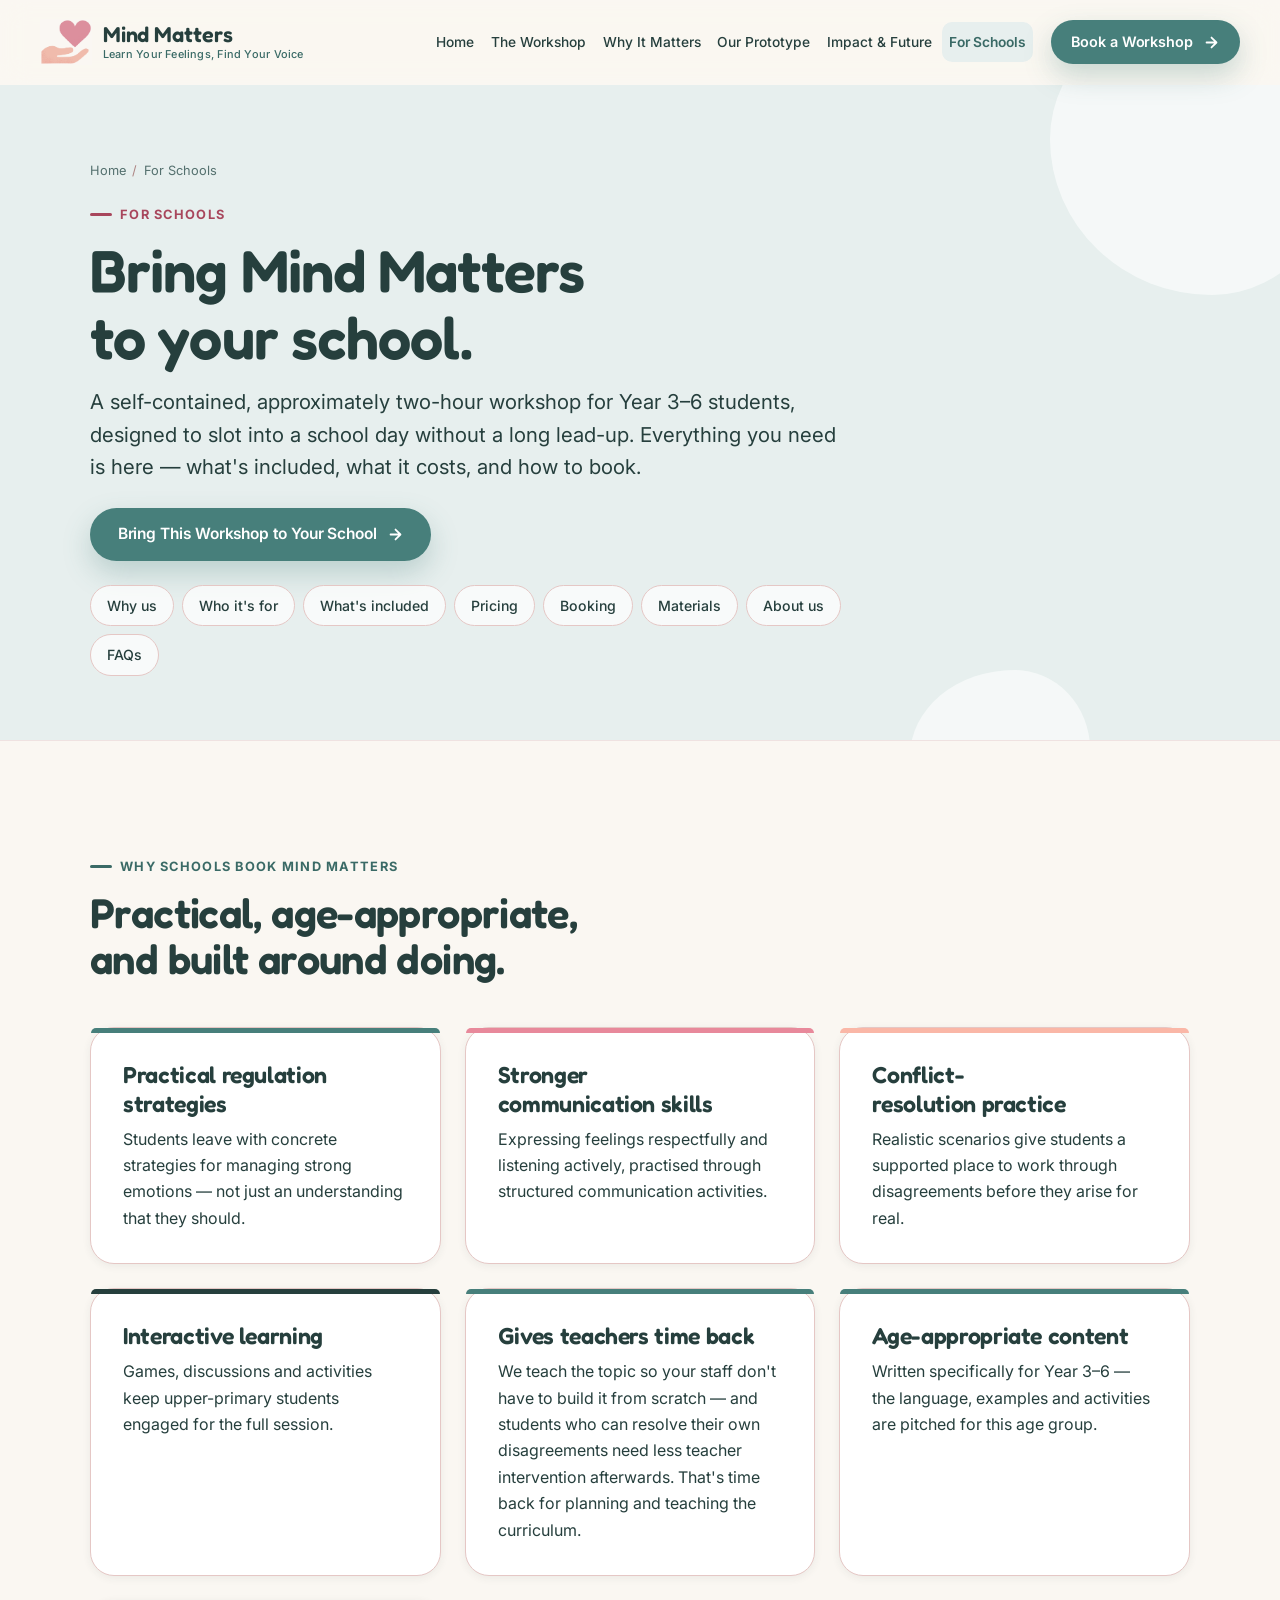
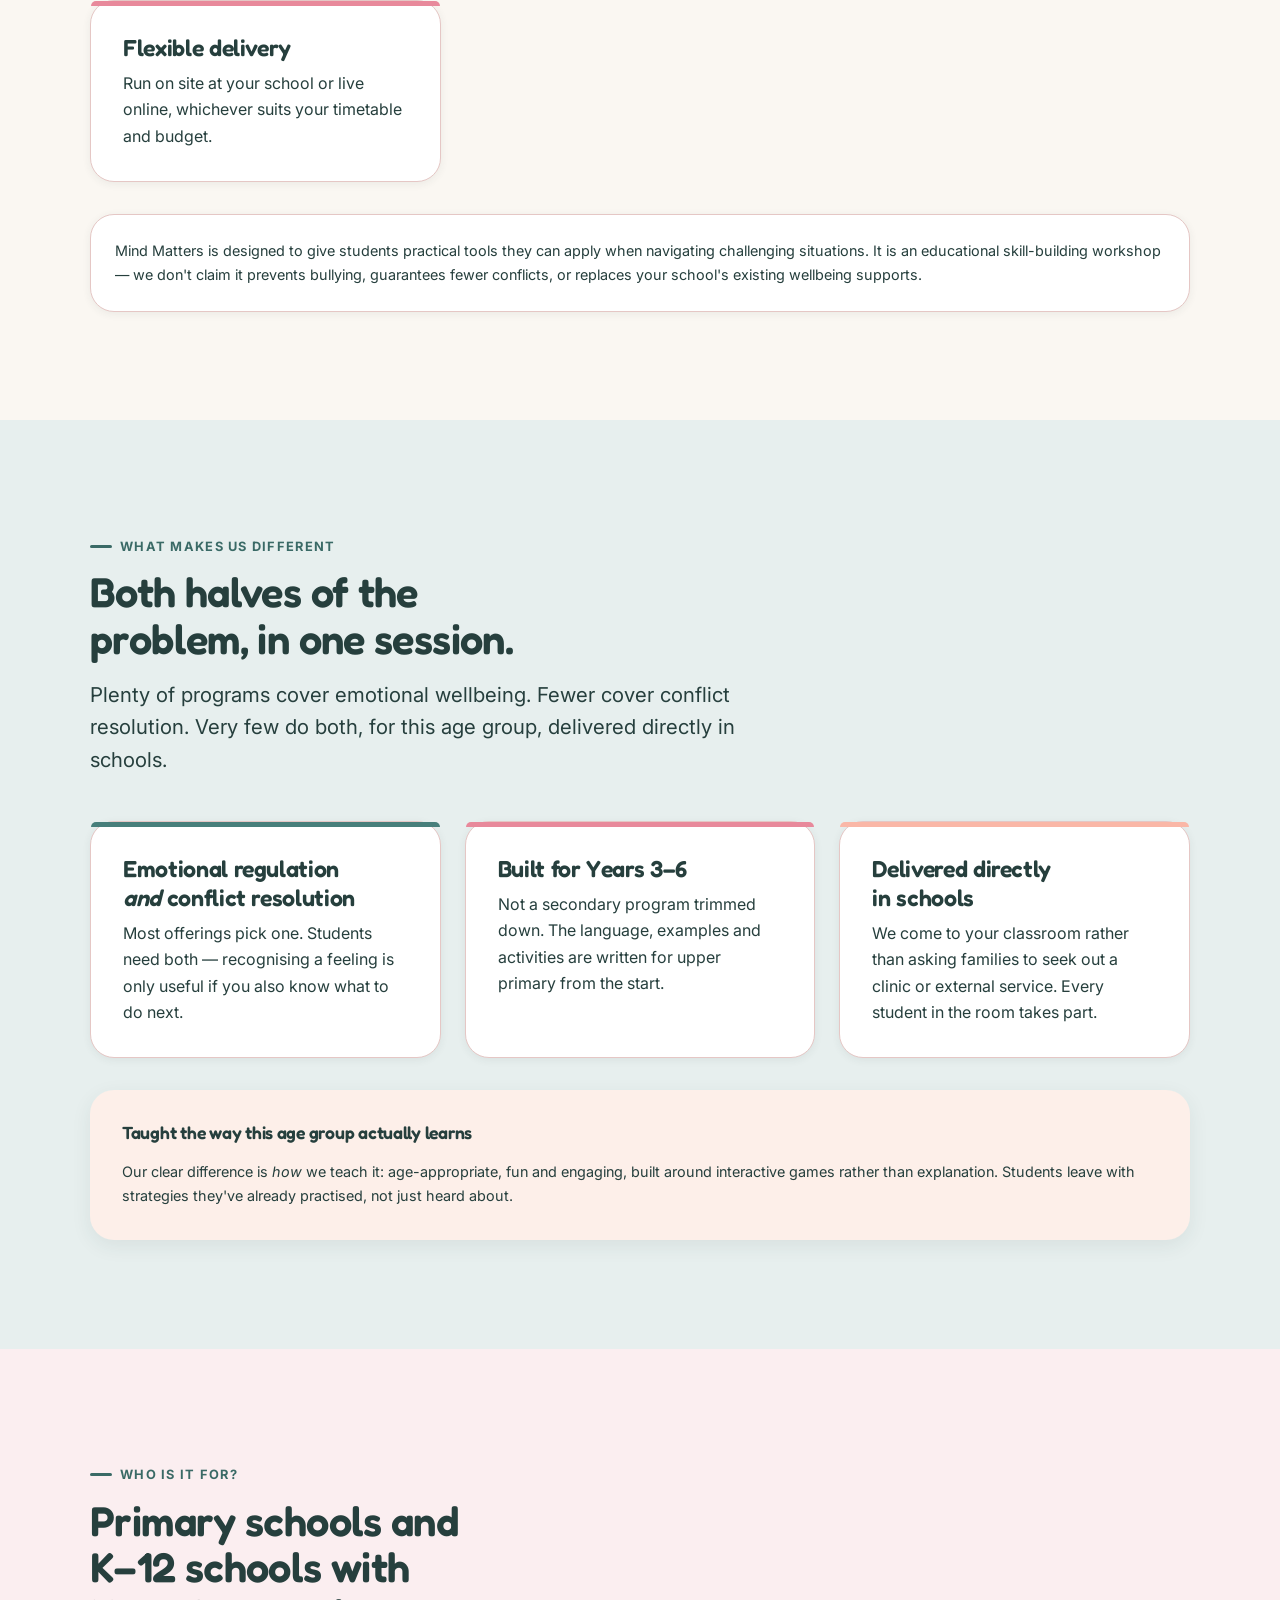
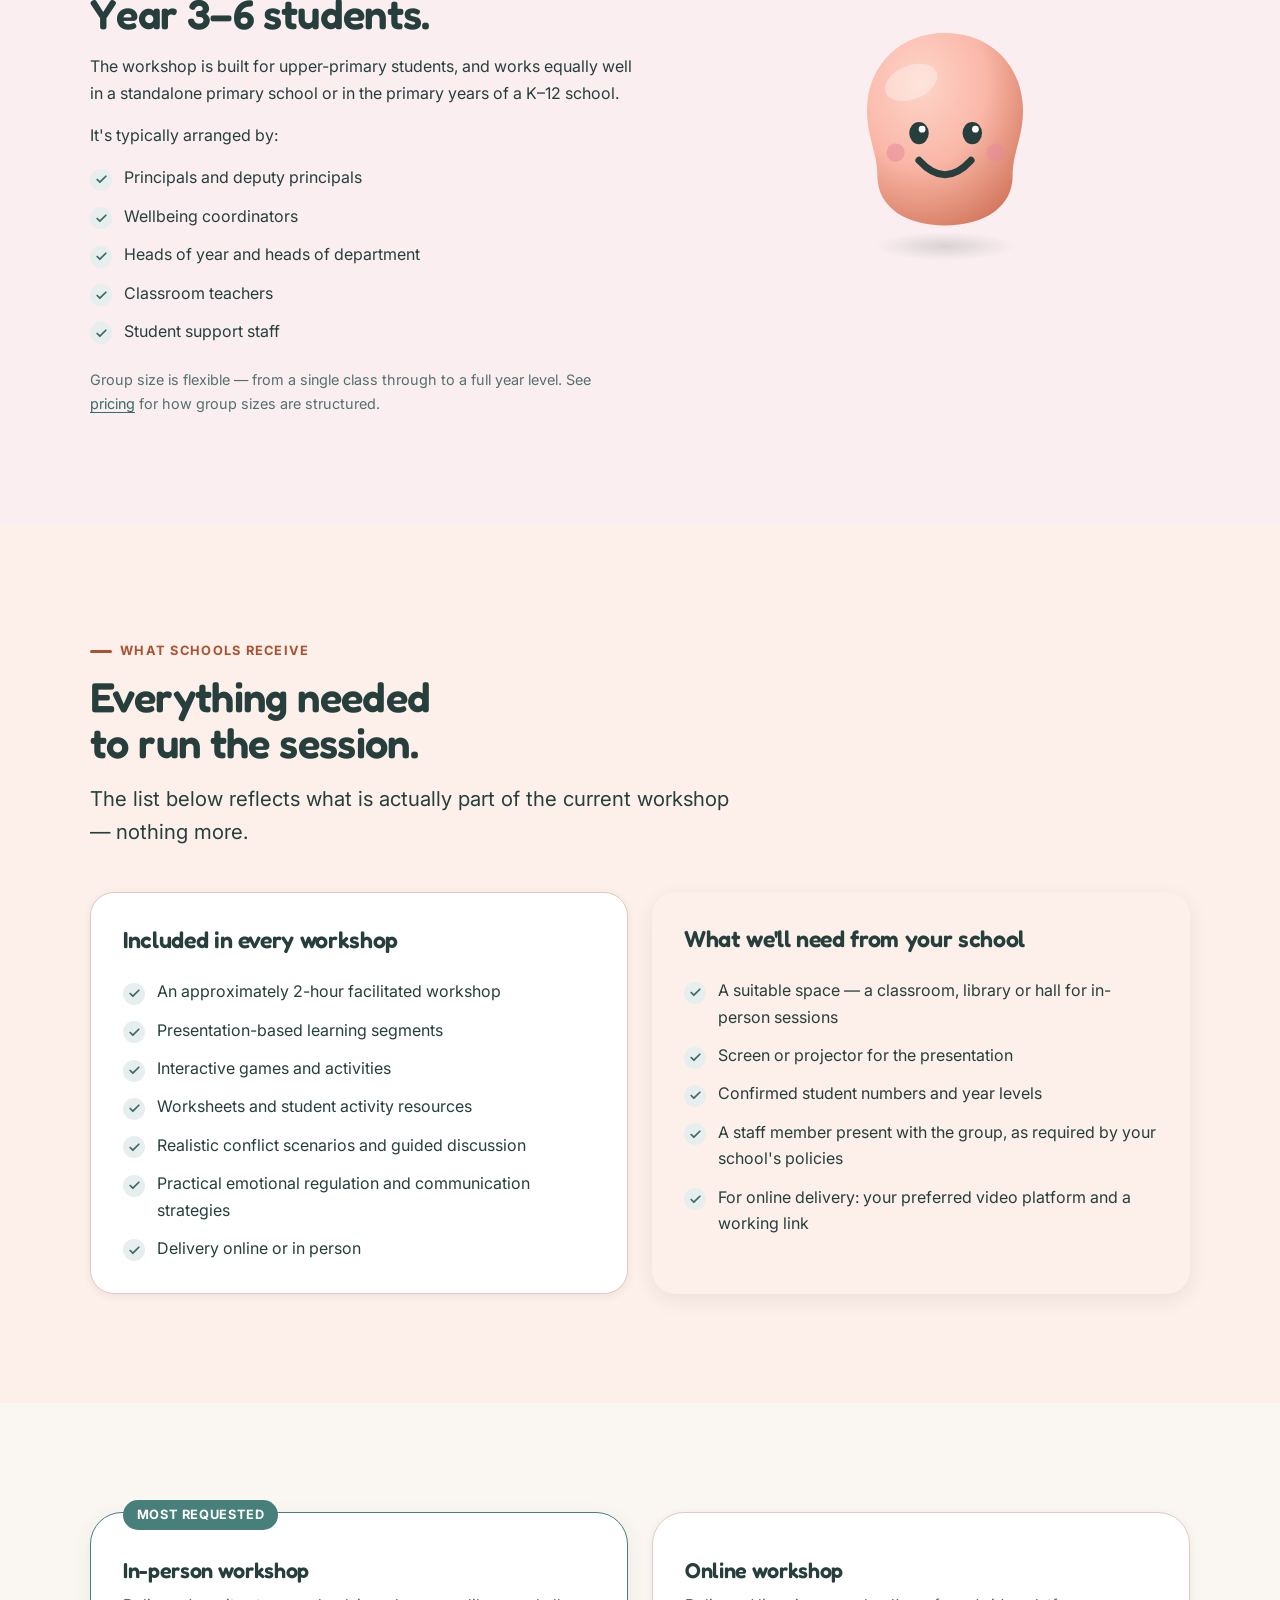
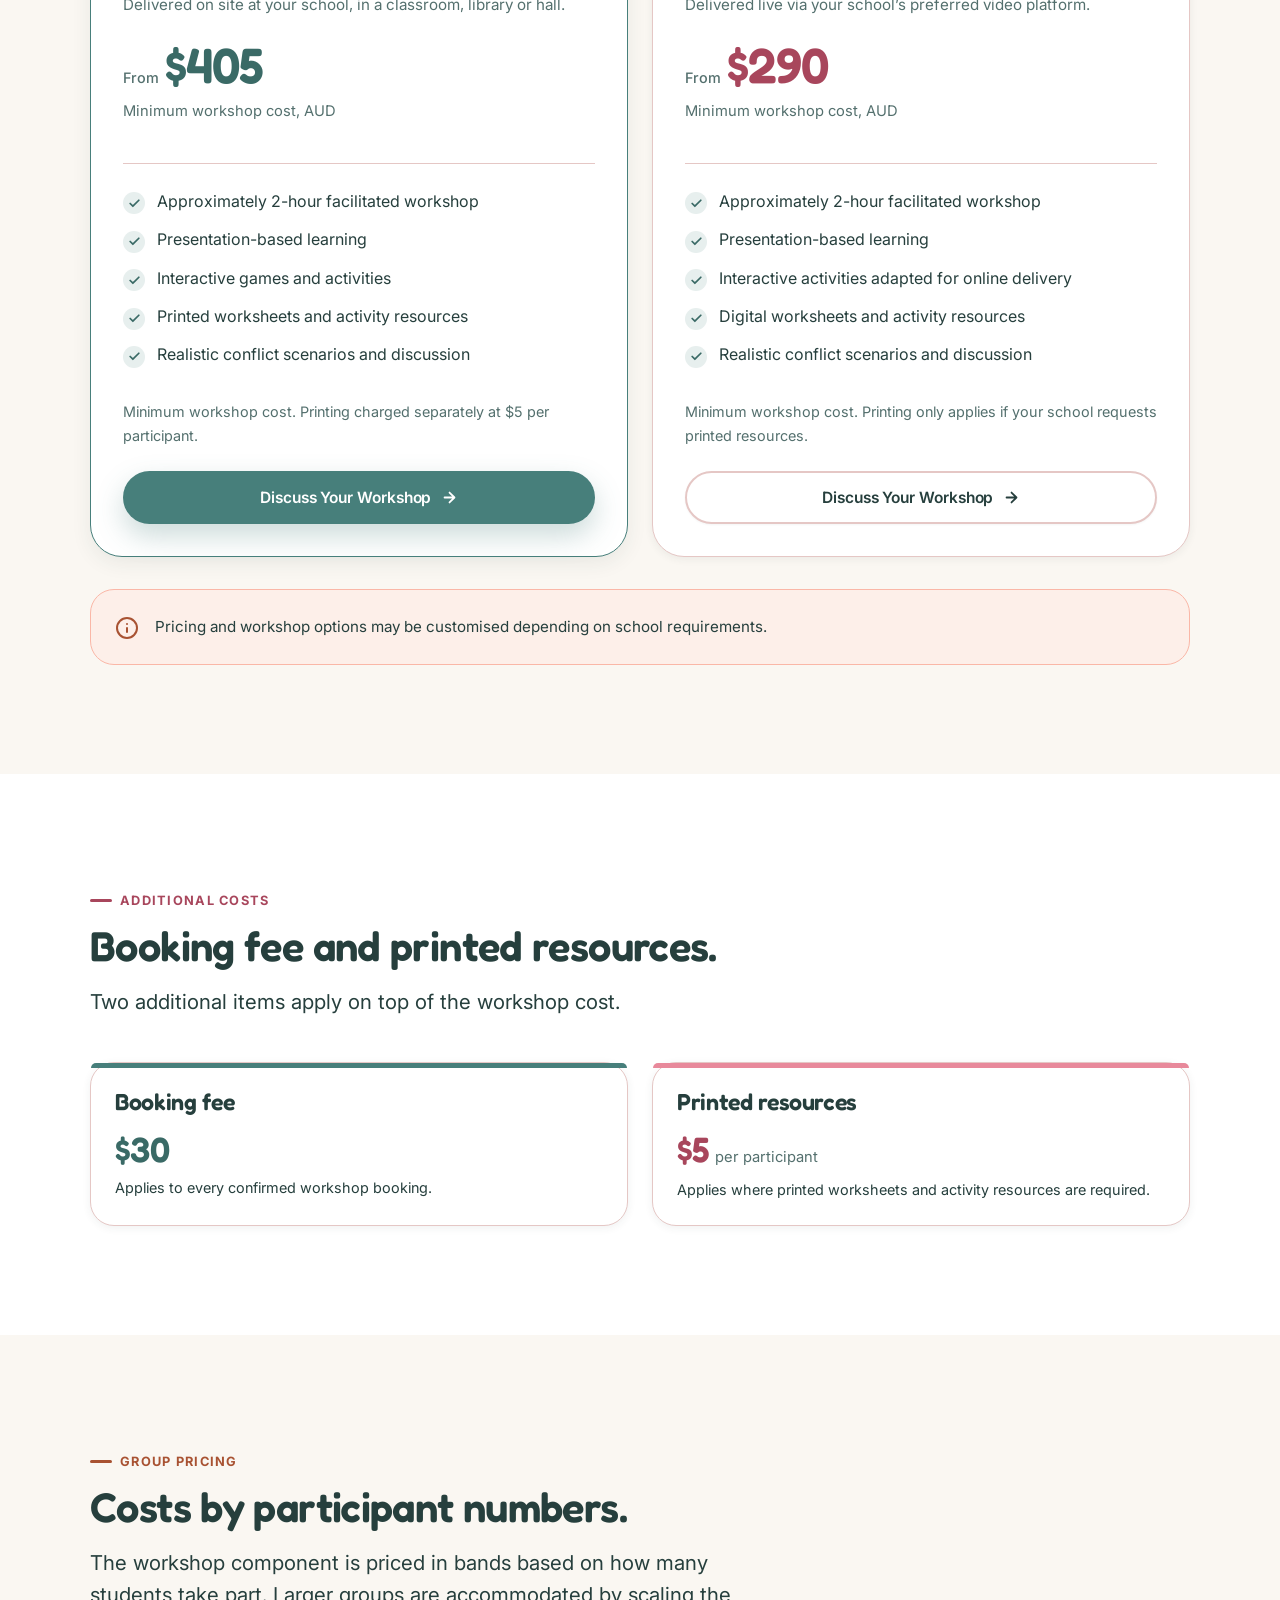
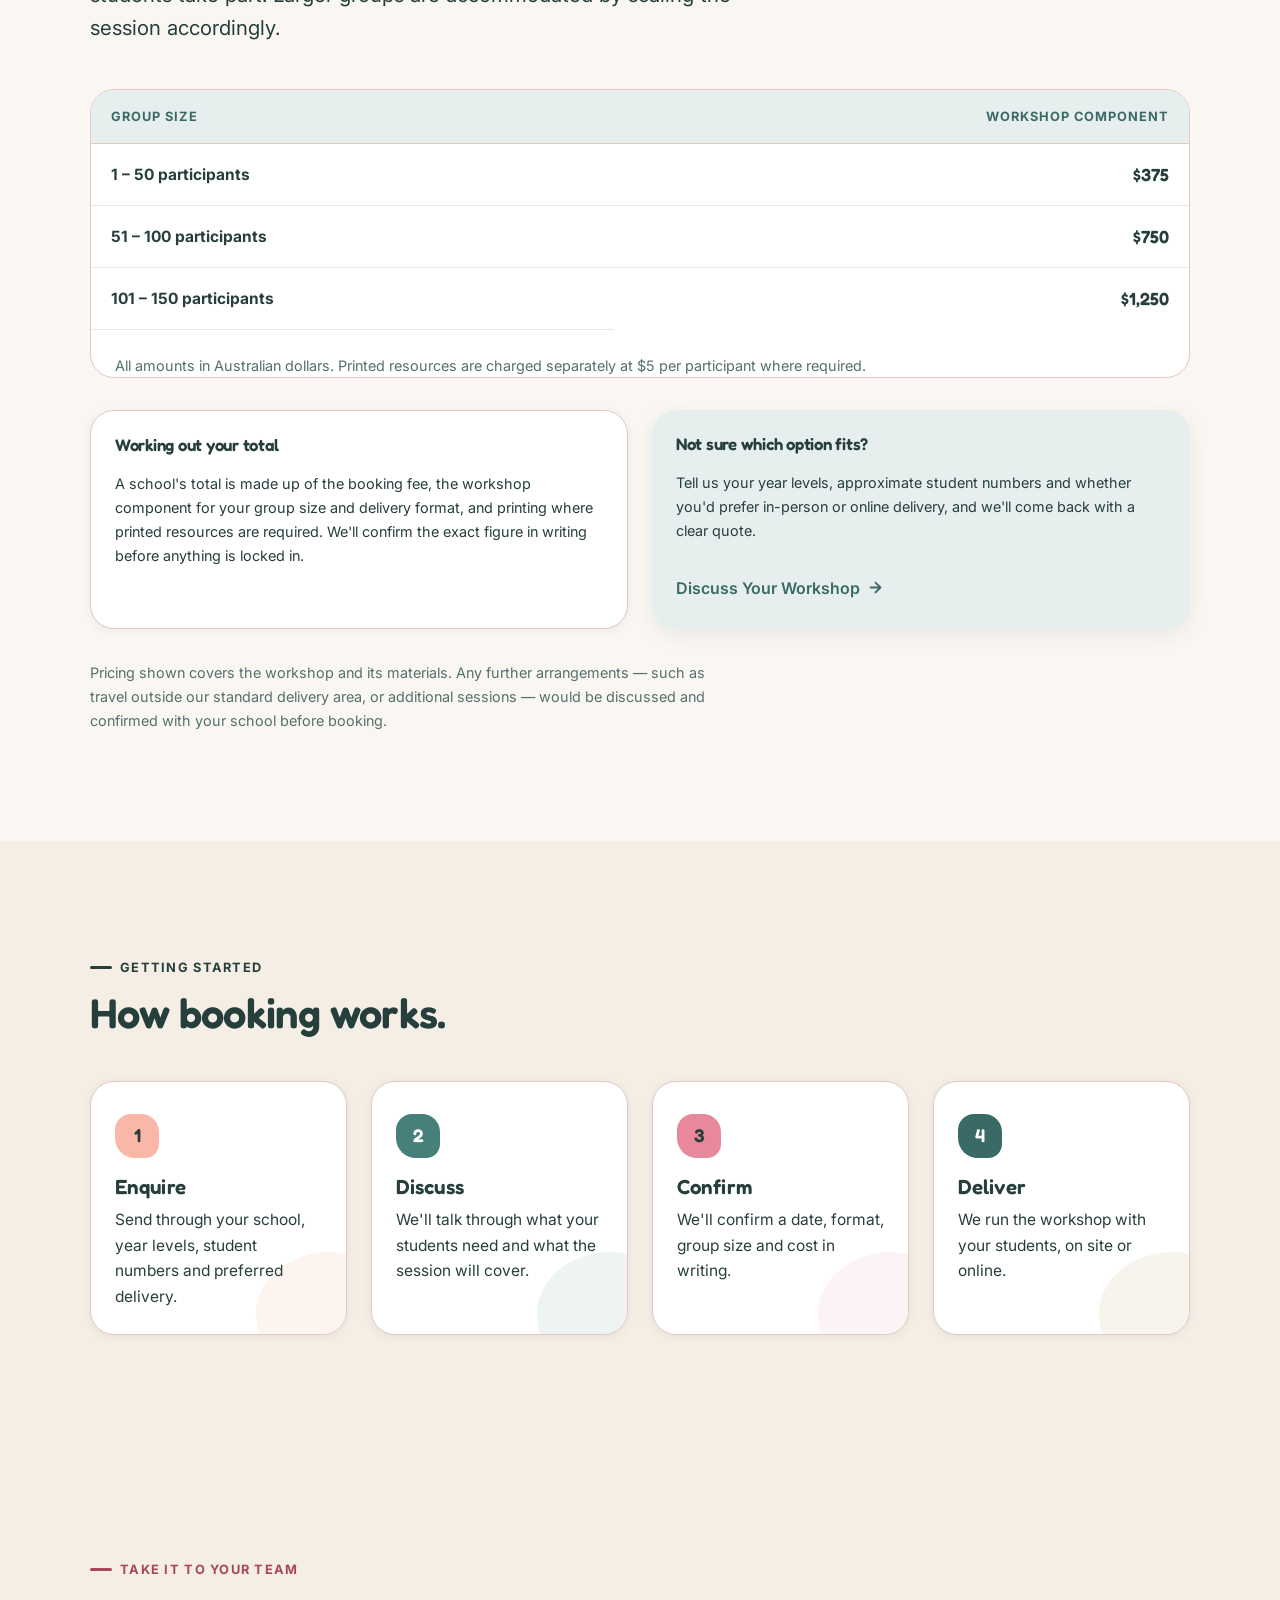
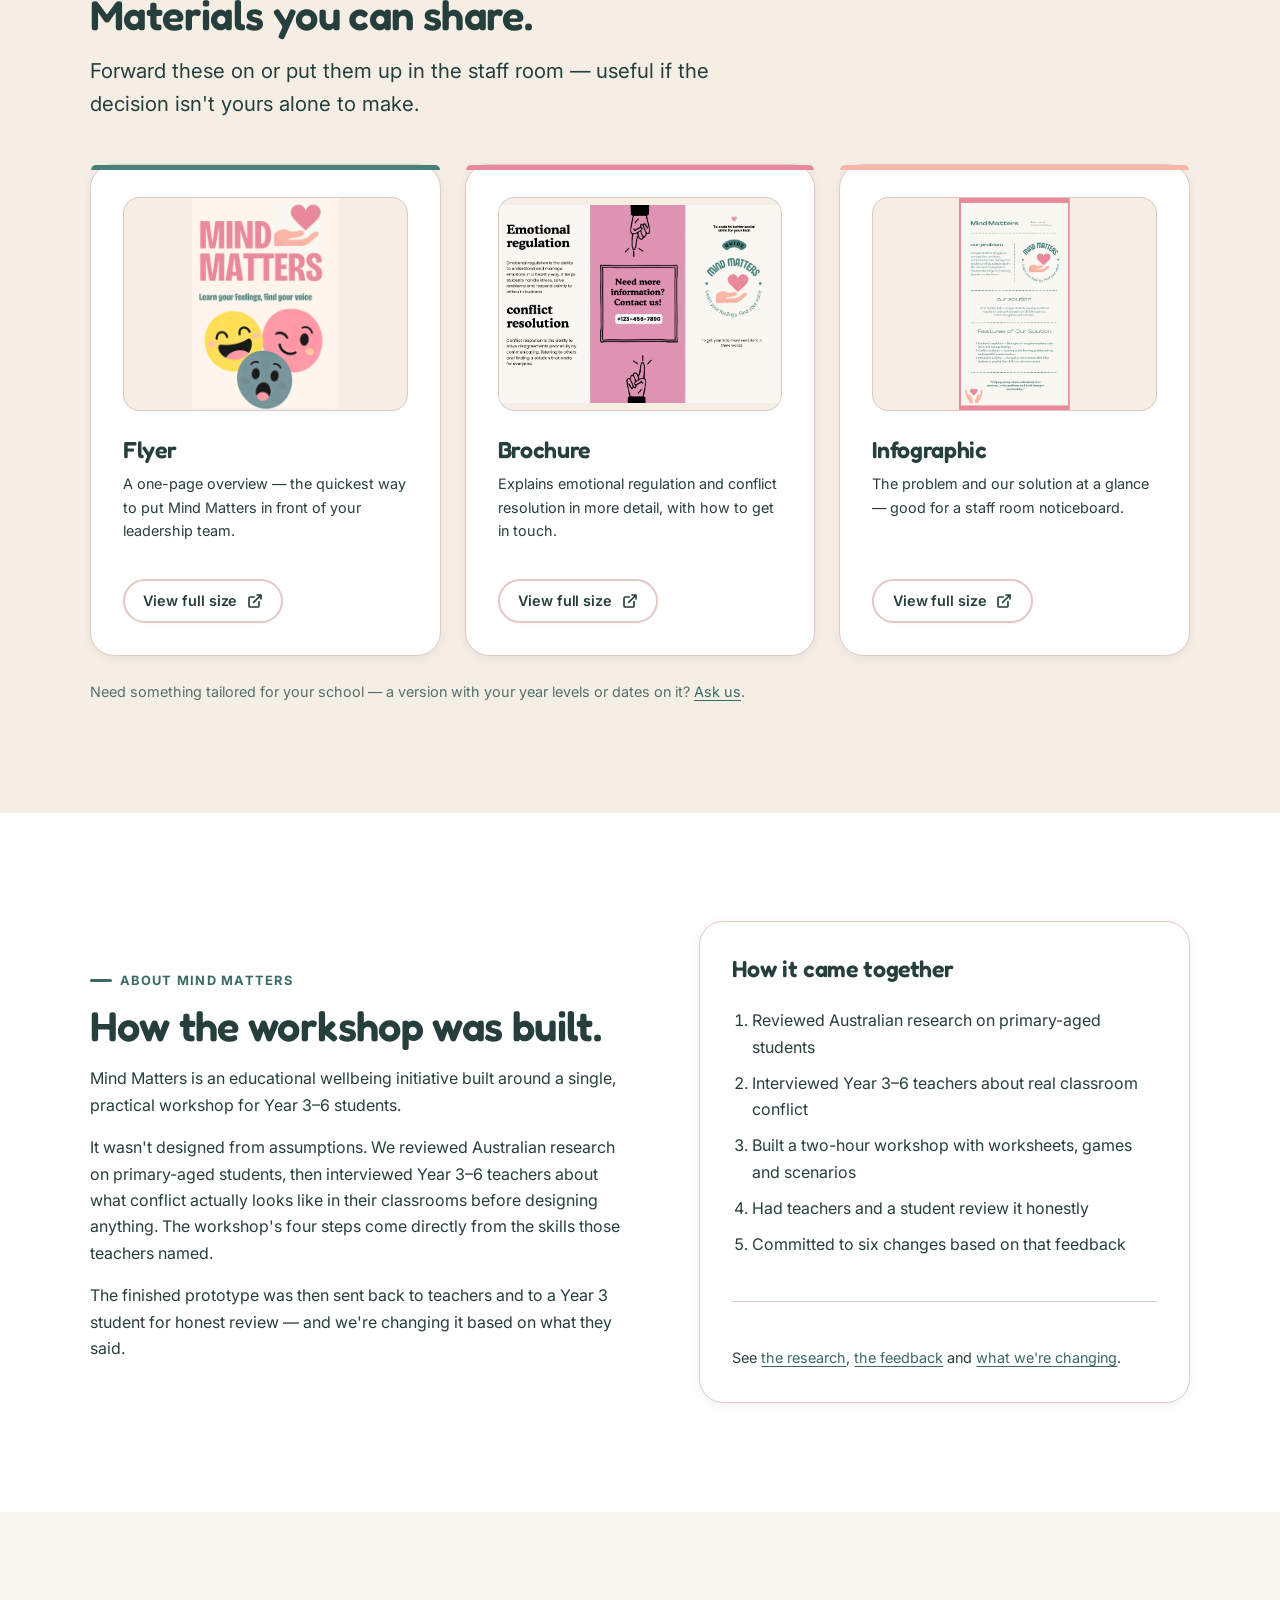
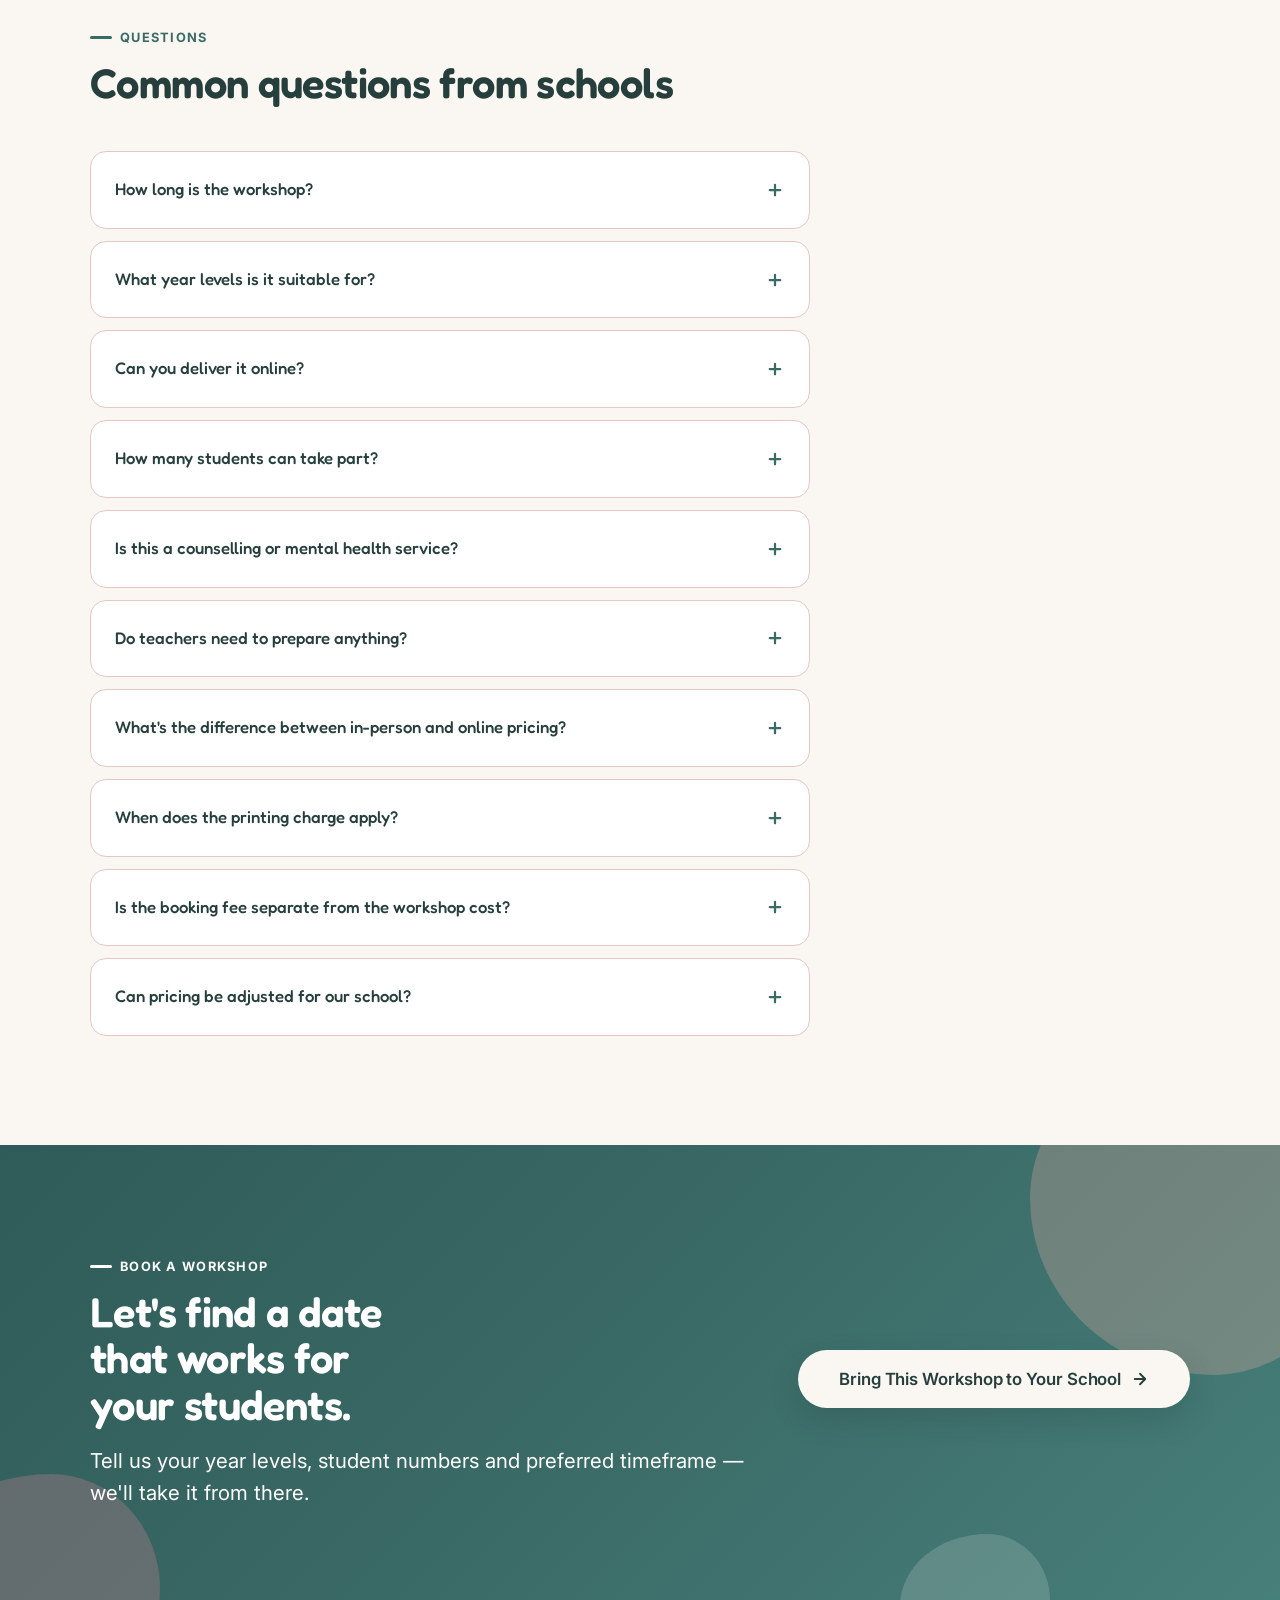
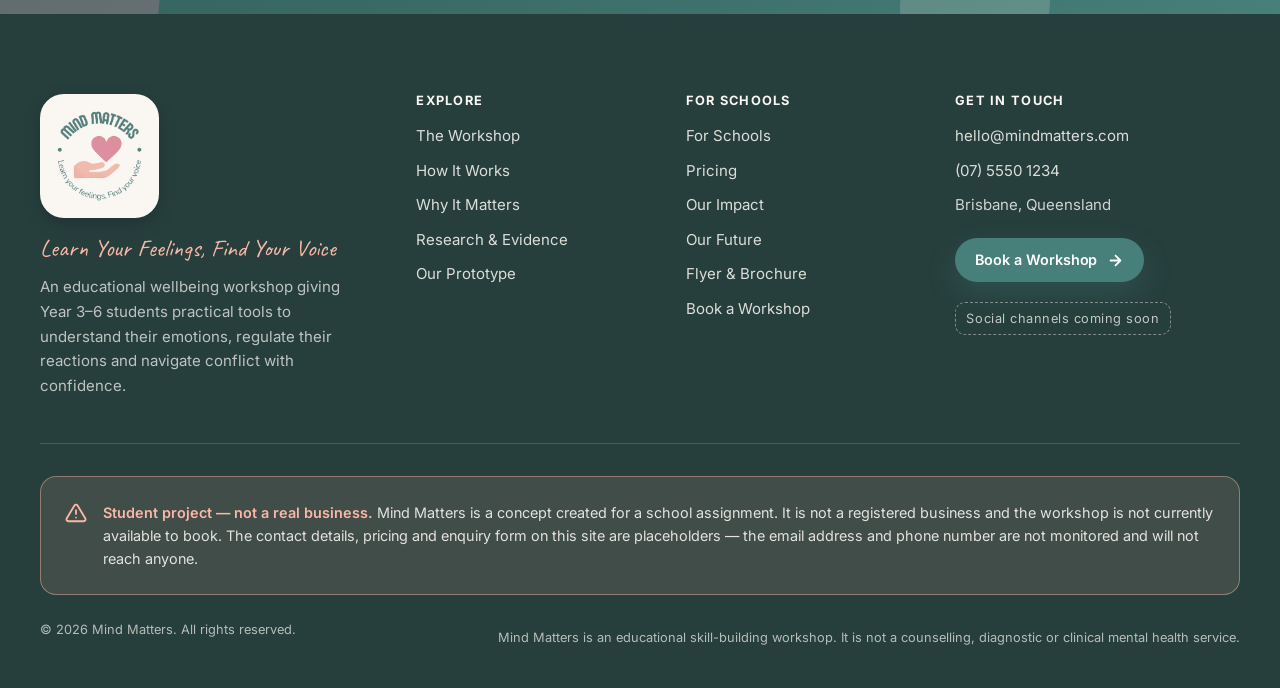
<file: for-schools.html>
<!DOCTYPE html>
<html lang="en-AU" class="no-js">
<head>
<meta charset="utf-8">
<meta name="viewport" content="width=device-width, initial-scale=1">
<title>For Schools — Mind Matters</title>
<meta name="description" content="Bring Mind Matters to your school. What your school receives, who the workshop suits, and how to arrange a session for Year 3–6 students.">
<meta name="theme-color" content="#477F7B">
<meta property="og:site_name" content="Mind Matters">
<meta property="og:title" content="For Schools — Mind Matters">
<meta property="og:description" content="Bring Mind Matters to your school. What your school receives, who the workshop suits, and how to arrange a session for Year 3–6 students.">
<meta property="og:type" content="website">
<link rel="icon" href="assets/illustrations/favicon.svg" type="image/svg+xml">
<link rel="preconnect" href="https://fonts.googleapis.com">
<link rel="preconnect" href="https://fonts.gstatic.com" crossorigin>
<link rel="stylesheet" href="https://fonts.googleapis.com/css2?family=Caveat:wght@600;700&family=Fredoka:wght@400;500;600;700&family=Inter:wght@400;500;600;700&display=swap">
<link rel="stylesheet" href="css/base.css?v=202610272023">
<link rel="stylesheet" href="css/components.css?v=202610272023">
<link rel="stylesheet" href="css/pages.css?v=202610272023">
</head>
<body>
<a class="skip-link" href="#main">Skip to main content</a>

<!-- Header is rendered by js/site.js from js/content.js -->
<header id="site-header"></header>

<noscript>
  <div class="wrap" style="padding:1rem 0">
    <p><strong>Mind Matters</strong> —
      <a href="index.html">Home</a> ·
      <a href="workshop.html">The Workshop</a> ·
      <a href="workshop.html#how-it-works">How It Works</a> ·
      <a href="why-it-matters.html">Why It Matters</a> ·
      <a href="why-it-matters.html#research">Research</a> ·
      <a href="for-schools.html">For Schools</a> ·
      <a href="for-schools.html#pricing">Pricing</a> ·
      <a href="impact.html#future">Our Vision</a> ·
      <a href="contact.html">Contact</a>
    </p>
  </div>
</noscript>

<main id="main">

<section class="page-head page-head--teal">
  <span class="page-head__shape page-head__shape--a float-slow" aria-hidden="true"></span>
  <span class="page-head__shape page-head__shape--b float" aria-hidden="true"></span>
  <div class="wrap">
    <div class="page-head__inner">
      <ul class="crumbs"><li><a href="index.html">Home</a></li><li>For Schools</li></ul>
      <p class="eyebrow eyebrow--rose">For schools</p>
      <h1>Bring Mind Matters to your school.</h1>
      <p class="lead">
        A self-contained, approximately two-hour workshop for Year 3–6 students, designed
        to slot into a school day without a long lead-up. Everything you need is here —
        what's included, what it costs, and how to book.
      </p>
      <p style="margin-top:1.5rem">
        <a class="btn btn--primary" href="contact.html">Bring This Workshop to Your School
          <svg class="btn__arrow" width="17" height="17" viewBox="0 0 24 24" fill="none" stroke="currentColor" stroke-width="2.5" stroke-linecap="round" stroke-linejoin="round" aria-hidden="true"><path d="M5 12h13M12 5l7 7-7 7"/></svg>
        </a>
      </p>
          <nav class="jumpnav" aria-label="On this page">
        <a href="#different">Why us</a>
        <a href="#who">Who it's for</a>
        <a href="#included">What's included</a>
        <a href="#pricing">Pricing</a>
        <a href="#booking">Booking</a>
        <a href="#materials">Materials</a>
        <a href="#about">About us</a>
        <a href="#faq">FAQs</a>
      </nav>
</div>
  </div>
</section>

<!-- ======================= WHY SCHOOLS ======================= -->

<section class="section">
  <div class="wrap">
    <div class="section-head" data-reveal>
      <p class="eyebrow">Why schools book Mind Matters</p>
      <h2>Practical, age-appropriate, and built around doing.</h2>
    </div>

    <div class="grid grid--3">
      <article class="card card--hover card--teal card--topbar" data-reveal>
        <h3>Practical regulation strategies</h3>
        <p>Students leave with concrete strategies for managing strong emotions — not just an understanding that they should.</p>
      </article>
      <article class="card card--hover card--rose card--topbar" data-reveal style="--reveal-delay:70ms">
        <h3>Stronger communication skills</h3>
        <p>Expressing feelings respectfully and listening actively, practised through structured communication activities.</p>
      </article>
      <article class="card card--hover card--peach card--topbar" data-reveal style="--reveal-delay:140ms">
        <h3>Conflict-resolution practice</h3>
        <p>Realistic scenarios give students a supported place to work through disagreements before they arise for real.</p>
      </article>
      <article class="card card--hover card--deep card--topbar" data-reveal>
        <h3>Interactive learning</h3>
        <p>Games, discussions and activities keep upper-primary students engaged for the full session.</p>
      </article>
      <article class="card card--hover card--teal card--topbar" data-reveal>
        <h3>Gives teachers time back</h3>
        <p>
          We teach the topic so your staff don't have to build it from scratch — and
          students who can resolve their own disagreements need less teacher intervention
          afterwards. That's time back for planning and teaching the curriculum.
        </p>
      </article>
      <article class="card card--hover card--teal card--topbar" data-reveal style="--reveal-delay:70ms">
        <h3>Age-appropriate content</h3>
        <p>Written specifically for Year 3–6 — the language, examples and activities are pitched for this age group.</p>
      </article>
      <article class="card card--hover card--rose card--topbar" data-reveal style="--reveal-delay:140ms">
        <h3>Flexible delivery</h3>
        <p>Run on site at your school or live online, whichever suits your timetable and budget.</p>
      </article>
    </div>

    <div class="card card--compact" style="margin-top:2rem;background:var(--mm-surface-alt)" data-reveal>
      <p class="small muted" style="margin:0">
        Mind Matters is designed to give students practical tools they can apply when
        navigating challenging situations. It is an educational skill-building workshop —
        we don't claim it prevents bullying, guarantees fewer conflicts, or replaces your
        school's existing wellbeing supports.
      </p>
    </div>
  </div>
</section>

<!-- ======================= WHO IS IT FOR ======================= -->

<!-- ======================= WHAT MAKES US DIFFERENT ======================= -->
<section id="different" class="section section--teal">
  <div class="wrap">
    <div class="section-head" data-reveal>
      <p class="eyebrow">What makes us different</p>
      <h2>Both halves of the problem, in one session.</h2>
      <p class="lead">
        Plenty of programs cover emotional wellbeing. Fewer cover conflict resolution.
        Very few do both, for this age group, delivered directly in schools.
      </p>
    </div>

    <div class="grid grid--3">
      <article class="card card--hover card--teal card--topbar" data-reveal>
        <h3>Emotional regulation <em>and</em> conflict resolution</h3>
        <p>
          Most offerings pick one. Students need both — recognising a feeling is only
          useful if you also know what to do next.
        </p>
      </article>
      <article class="card card--hover card--rose card--topbar" data-reveal style="--reveal-delay:70ms">
        <h3>Built for Years 3–6</h3>
        <p>
          Not a secondary program trimmed down. The language, examples and activities are
          written for upper primary from the start.
        </p>
      </article>
      <article class="card card--hover card--peach card--topbar" data-reveal style="--reveal-delay:140ms">
        <h3>Delivered directly in schools</h3>
        <p>
          We come to your classroom rather than asking families to seek out a clinic or
          external service. Every student in the room takes part.
        </p>
      </article>
    </div>

    <div class="card card--fill card--peach" style="margin-top:2rem" data-reveal>
      <h3 style="font-size:1.1rem">Taught the way this age group actually learns</h3>
      <p class="small" style="margin-top:.5rem">
        Our clear difference is <em>how</em> we teach it: age-appropriate, fun and engaging,
        built around interactive games rather than explanation. Students leave with
        strategies they've already practised, not just heard about.
      </p>
    </div>
  </div>
</section>

<section id="who" class="section section--rose">
  <div class="wrap">
    <div class="split">
      <div data-reveal>
        <p class="eyebrow">Who is it for?</p>
        <h2>Primary schools and K–12 schools with Year 3–6 students.</h2>
        <p>
          The workshop is built for upper-primary students, and works equally well in a
          standalone primary school or in the primary years of a K–12 school.
        </p>
        <p>It's typically arranged by:</p>
        <ul class="ticks ticks--teal">
          <li>Principals and deputy principals</li>
          <li>Wellbeing coordinators</li>
          <li>Heads of year and heads of department</li>
          <li>Classroom teachers</li>
          <li>Student support staff</li>
        </ul>
        <p class="small muted" style="margin-top:1.5rem">
          Group size is flexible — from a single class through to a full year level.
          See <a href="for-schools.html#pricing">pricing</a> for how group sizes are structured.
        </p>
      </div>

      <div data-reveal style="--reveal-delay:100ms">
        <img class="illus float-slow" src="assets/illustrations/blob-happy.svg" alt="" aria-hidden="true" style="max-width:260px">
      </div>
    </div>
  </div>
</section>

<!-- ======================= WHAT SCHOOLS RECEIVE ======================= -->

<section id="included" class="section section--peach">
  <div class="wrap">
    <div class="section-head" data-reveal>
      <p class="eyebrow eyebrow--peach">What schools receive</p>
      <h2>Everything needed to run the session.</h2>
      <p class="lead">
        The list below reflects what is actually part of the current workshop — nothing more.
      </p>
    </div>

    <div class="grid grid--2">
      <div class="card" data-reveal>
        <h3>Included in every workshop</h3>
        <ul class="ticks" style="margin-top:1rem">
          <li>An approximately 2-hour facilitated workshop</li>
          <li>Presentation-based learning segments</li>
          <li>Interactive games and activities</li>
          <li>Worksheets and student activity resources</li>
          <li>Realistic conflict scenarios and guided discussion</li>
          <li>Practical emotional regulation and communication strategies</li>
          <li>Delivery online or in person</li>
        </ul>
      </div>

      <div class="card card--fill card--peach" data-reveal style="--reveal-delay:80ms">
        <h3>What we'll need from your school</h3>
        <ul class="ticks" style="margin-top:1rem">
          <li>A suitable space — a classroom, library or hall for in-person sessions</li>
          <li>Screen or projector for the presentation</li>
          <li>Confirmed student numbers and year levels</li>
          <li>A staff member present with the group, as required by your school's policies</li>
          <li>For online delivery: your preferred video platform and a working link</li>
        </ul>
      </div>
    </div>
  </div>
</section>

<!-- ======================= HOW IT WORKS / PROCESS ======================= -->

<section id="pricing" class="section">
  <div class="wrap">
    <div class="price-grid" id="price-packages">
      <!-- Rendered from MM.pricing in js/content.js by js/pricing.js -->
      <noscript><p>Please enable JavaScript to view current pricing, or <a href="contact.html">contact us</a> for a quote.</p></noscript>
    </div>

    <div class="price-note" style="margin-top:2rem" data-reveal>
      <svg viewBox="0 0 24 24" fill="none" stroke="currentColor" stroke-width="2" stroke-linecap="round" aria-hidden="true"><circle cx="12" cy="12" r="10"/><path d="M12 16v-4M12 8h.01"/></svg>
      <p id="price-note-text">Pricing and workshop options may be customised depending on school requirements.</p>
    </div>
  </div>
</section>

<!-- ======================= ADDITIONAL COSTS ======================= -->

<section class="section section--white">
  <div class="wrap">
    <div class="section-head" data-reveal>
      <p class="eyebrow eyebrow--rose">Additional costs</p>
      <h2>Booking fee and printed resources.</h2>
      <p class="lead">Two additional items apply on top of the workshop cost.</p>
    </div>

    <div class="grid grid--2" id="price-extras">
      <!-- Rendered by js/pricing.js -->
    </div>
  </div>
</section>

<!-- ======================= GROUP PRICING ======================= -->

<section class="section">
  <div class="wrap">
    <div class="section-head" data-reveal>
      <p class="eyebrow eyebrow--peach">Group pricing</p>
      <h2>Costs by participant numbers.</h2>
      <p class="lead">
        The workshop component is priced in bands based on how many students take part.
        Larger groups are accommodated by scaling the session accordingly.
      </p>
    </div>

    <div class="price-table-wrap" data-reveal>
      <table class="price-table">
        <caption>All amounts in Australian dollars. Printed resources are charged separately at <span data-price="printing">$5</span> per participant where required.</caption>
        <thead>
          <tr>
            <th scope="col">Group size</th>
            <th scope="col">Workshop component</th>
          </tr>
        </thead>
        <tbody id="price-groups">
          <!-- Rendered by js/pricing.js -->
        </tbody>
      </table>
    </div>

    <div class="grid grid--2" style="margin-top:2rem">
      <div class="card card--compact" data-reveal>
        <h3 style="font-size:1.05rem">Working out your total</h3>
        <p class="small" style="margin-top:.5rem">
          A school's total is made up of the booking fee, the workshop component for your
          group size and delivery format, and printing where printed resources are required.
          We'll confirm the exact figure in writing before anything is locked in.
        </p>
      </div>
      <div class="card card--compact card--fill card--teal" data-reveal style="--reveal-delay:80ms">
        <h3 style="font-size:1.05rem">Not sure which option fits?</h3>
        <p class="small" style="margin-top:.5rem">
          Tell us your year levels, approximate student numbers and whether you'd prefer
          in-person or online delivery, and we'll come back with a clear quote.
        </p>
        <p style="margin-top:1rem">
          <a class="link-arrow" href="contact.html">Discuss Your Workshop
            <svg width="17" height="17" viewBox="0 0 24 24" fill="none" stroke="currentColor" stroke-width="2.5" stroke-linecap="round" stroke-linejoin="round" aria-hidden="true"><path d="M5 12h13M12 5l7 7-7 7"/></svg>
          </a>
        </p>
      </div>
    </div>

    <p class="small muted" style="margin-top:2rem;max-width:70ch" data-reveal>
      Pricing shown covers the workshop and its materials. Any further arrangements —
      such as travel outside our standard delivery area, or additional sessions — would be
      discussed and confirmed with your school before booking.
    </p>
  </div>
</section>

<!-- ======================= FAQ ======================= -->

<section id="booking" class="section section--cream">
  <div class="wrap">
    <div class="section-head" data-reveal>
      <p class="eyebrow eyebrow--deep">Getting started</p>
      <h2>How booking works.</h2>
    </div>

    <div class="steps">
      <article class="step step--1" data-reveal>
        <span class="step__num" aria-hidden="true">1</span>
        <h3 class="step__title">Enquire</h3>
        <p class="step__body">Send through your school, year levels, student numbers and preferred delivery.</p>
      </article>
      <article class="step step--2" data-reveal>
        <span class="step__num" aria-hidden="true">2</span>
        <h3 class="step__title">Discuss</h3>
        <p class="step__body">We'll talk through what your students need and what the session will cover.</p>
      </article>
      <article class="step step--3" data-reveal>
        <span class="step__num" aria-hidden="true">3</span>
        <h3 class="step__title">Confirm</h3>
        <p class="step__body">We'll confirm a date, format, group size and cost in writing.</p>
      </article>
      <article class="step step--4" data-reveal>
        <span class="step__num" aria-hidden="true">4</span>
        <h3 class="step__title">Deliver</h3>
        <p class="step__body">We run the workshop with your students, on site or online.</p>
      </article>
    </div>
  </div>
</section>

<!-- ======================= FAQ ======================= -->

<!-- ======================= ABOUT + COMPLIANCE ======================= -->
<!-- ======================= PROMOTIONAL MATERIALS ======================= -->
<section id="materials" class="section section--cream">
  <div class="wrap">
    <div class="section-head" data-reveal>
      <p class="eyebrow eyebrow--rose">Take it to your team</p>
      <h2>Materials you can share.</h2>
      <p class="lead">
        Forward these on or put them up in the staff room — useful if the decision isn't
        yours alone to make.
      </p>
    </div>

    <div class="grid grid--3">
      <article class="card card--hover card--teal card--topbar" data-reveal>
        <a class="promo-thumb" href="assets/downloads/flyer.png" target="_blank" rel="noopener"
           aria-label="View the flyer full size (opens in a new tab)">
          <img src="assets/downloads/flyer.png" alt="Mind Matters flyer: the name and hand-and-heart logo above the slogan “Learn your feelings, find your voice”, with three illustrated faces showing different emotions." loading="lazy">
        </a>
        <h3>Flyer</h3>
        <p class="small">A one-page overview — the quickest way to put Mind Matters in front of your leadership team.</p>
        <p style="margin-top:auto;padding-top:1.25rem">
          <a class="btn btn--secondary btn--sm" href="assets/downloads/flyer.png" target="_blank" rel="noopener">
            View full size
            <svg width="16" height="16" viewBox="0 0 24 24" fill="none" stroke="currentColor" stroke-width="2.5" stroke-linecap="round" stroke-linejoin="round" aria-hidden="true"><path d="M15 3h6v6M10 14 21 3M18 13v6a2 2 0 0 1-2 2H5a2 2 0 0 1-2-2V8a2 2 0 0 1 2-2h6"/></svg>
          </a>
        </p>
      </article>
      <article class="card card--hover card--rose card--topbar" data-reveal style="--reveal-delay:70ms">
        <a class="promo-thumb" href="assets/downloads/brochure.png" target="_blank" rel="noopener"
           aria-label="View the brochure full size (opens in a new tab)">
          <img src="assets/downloads/brochure.png" alt="Mind Matters brochure: panels explaining emotional regulation and conflict resolution, with contact details and the Mind Matters logo." loading="lazy">
        </a>
        <h3>Brochure</h3>
        <p class="small">Explains emotional regulation and conflict resolution in more detail, with how to get in touch.</p>
        <p style="margin-top:auto;padding-top:1.25rem">
          <a class="btn btn--secondary btn--sm" href="assets/downloads/brochure.png" target="_blank" rel="noopener">
            View full size
            <svg width="16" height="16" viewBox="0 0 24 24" fill="none" stroke="currentColor" stroke-width="2.5" stroke-linecap="round" stroke-linejoin="round" aria-hidden="true"><path d="M15 3h6v6M10 14 21 3M18 13v6a2 2 0 0 1-2 2H5a2 2 0 0 1-2-2V8a2 2 0 0 1 2-2h6"/></svg>
          </a>
        </p>
      </article>
      <article class="card card--hover card--peach card--topbar" data-reveal style="--reveal-delay:140ms">
        <a class="promo-thumb" href="assets/downloads/infographic.png" target="_blank" rel="noopener"
           aria-label="View the infographic full size (opens in a new tab)">
          <img src="assets/downloads/infographic.png" alt="Mind Matters infographic: our problem, our solution, and three features — emotional regulation, conflict resolution and interactive activities." loading="lazy">
        </a>
        <h3>Infographic</h3>
        <p class="small">The problem and our solution at a glance — good for a staff room noticeboard.</p>
        <p style="margin-top:auto;padding-top:1.25rem">
          <a class="btn btn--secondary btn--sm" href="assets/downloads/infographic.png" target="_blank" rel="noopener">
            View full size
            <svg width="16" height="16" viewBox="0 0 24 24" fill="none" stroke="currentColor" stroke-width="2.5" stroke-linecap="round" stroke-linejoin="round" aria-hidden="true"><path d="M15 3h6v6M10 14 21 3M18 13v6a2 2 0 0 1-2 2H5a2 2 0 0 1-2-2V8a2 2 0 0 1 2-2h6"/></svg>
          </a>
        </p>
      </article>
    </div>

    <p class="small muted" style="margin-top:1.5rem" data-reveal>
      Need something tailored for your school — a version with your year levels or dates on it?
      <a href="contact.html">Ask us</a>.
    </p>
  </div>
</section>

<section id="about" class="section section--white">
  <div class="wrap">
    <div class="split">

      <div data-reveal>
        <p class="eyebrow">About Mind Matters</p>
        <h2>How the workshop was built.</h2>
        <p>
          Mind Matters is an educational wellbeing initiative built around a single,
          practical workshop for Year 3–6 students.
        </p>
        <p>
          It wasn't designed from assumptions. We reviewed Australian research on
          primary-aged students, then interviewed Year 3–6 teachers about what conflict
          actually looks like in their classrooms before designing anything. The workshop's
          four steps come directly from the skills those teachers named.
        </p>
        <p>
          The finished prototype was then sent back to teachers and to a Year 3 student
          for honest review — and we're changing it based on what they said.
        </p>
      </div>

      <div data-reveal style="--reveal-delay:100ms">
        <div class="card">
          <h3>How it came together</h3>
          <ol style="margin:1rem 0 0;padding-left:1.25rem">
            <li style="margin-bottom:.6rem">Reviewed Australian research on primary-aged students</li>
            <li style="margin-bottom:.6rem">Interviewed Year 3–6 teachers about real classroom conflict</li>
            <li style="margin-bottom:.6rem">Built a two-hour workshop with worksheets, games and scenarios</li>
            <li style="margin-bottom:.6rem">Had teachers and a student review it honestly</li>
            <li>Committed to six changes based on that feedback</li>
          </ol>
          <hr>
          <p class="small muted">
            See <a href="why-it-matters.html#research">the research</a>,
            <a href="prototype.html#feedback">the feedback</a> and
            <a href="prototype.html#improvements">what we're changing</a>.
          </p>
        </div>
      </div>

    </div>
  </div>
</section>

<section id="faq" class="section">
  <div class="wrap wrap--text">
    <div class="section-head" data-reveal>
      <p class="eyebrow">Questions</p>
      <h2>Common questions from schools</h2>
    </div>

    <div class="faq" data-reveal>
      <details class="faq__item">
        <summary class="faq__q">How long is the workshop?</summary>
        <div class="faq__a"><p>Approximately two hours. We can discuss how that's scheduled around your timetable — including whether it runs as one block or is split.</p></div>
      </details>
      <details class="faq__item">
        <summary class="faq__q">What year levels is it suitable for?</summary>
        <div class="faq__a"><p>Years 3 to 6. The content, language and activities are written specifically for this age group. Mixed groups across those year levels work well.</p></div>
      </details>
      <details class="faq__item">
        <summary class="faq__q">Can you deliver it online?</summary>
        <div class="faq__a"><p>Yes. The core content is the same, with activities adapted so students are still participating rather than just watching. Online delivery runs through your school's preferred video platform.</p></div>
      </details>
      <details class="faq__item">
        <summary class="faq__q">How many students can take part?</summary>
        <div class="faq__a"><p>Group sizes are flexible, from a single class up to a full year level. Pricing is structured in bands based on participant numbers — see the <a href="for-schools.html#pricing">pricing page</a>.</p></div>
      </details>
      <details class="faq__item">
        <summary class="faq__q">Is this a counselling or mental health service?</summary>
        <div class="faq__a"><p>No. Mind Matters is an educational skill-building workshop. It doesn't provide counselling, assessment or clinical support, and it isn't a substitute for your school's wellbeing team or external services.</p></div>
      </details>
      <details class="faq__item">
        <summary class="faq__q">Do teachers need to prepare anything?</summary>
        <div class="faq__a"><p>No preparation is required. We'll confirm the space, equipment and student numbers beforehand, and a staff member stays with the group in line with your school's policies.</p></div>
      </details>
        <details class="faq__item">
        <summary class="faq__q">What's the difference between in-person and online pricing?</summary>
        <div class="faq__a"><p>In-person delivery has a higher minimum workshop cost because it includes on-site facilitation and printed materials. Online delivery removes those costs, so the minimum is lower. The content covered is the same.</p></div>
      </details>
      <details class="faq__item">
        <summary class="faq__q">When does the printing charge apply?</summary>
        <div class="faq__a"><p>Printing applies at <span data-price="printing">$5</span> per participant where printed worksheets and activity resources are required. For online sessions, digital resources can be used instead.</p></div>
      </details>
      <details class="faq__item">
        <summary class="faq__q">Is the booking fee separate from the workshop cost?</summary>
        <div class="faq__a"><p>Yes. The <span data-price="bookingFee">$30</span> booking fee applies to every confirmed booking and sits on top of the workshop component.</p></div>
      </details>
      <details class="faq__item">
        <summary class="faq__q">Can pricing be adjusted for our school?</summary>
        <div class="faq__a"><p>Pricing and workshop options may be customised depending on school requirements. If your situation doesn't fit neatly into the bands above, get in touch and we'll work something out.</p></div>
      </details>
    </div>
  </div>
</section>

<section class="cta-band">
  <span class="cta-band__shape cta-band__shape--a float-slow" aria-hidden="true"></span>
  <span class="cta-band__shape cta-band__shape--b float" aria-hidden="true"></span>
  <span class="cta-band__shape cta-band__shape--c float-slow float-delay-1" aria-hidden="true"></span>
  <div class="wrap cta-band__inner">
    <div data-reveal>
      <p class="eyebrow eyebrow--light">Book a workshop</p>
      <h2>Let's find a date that works for your students.</h2>
      <p class="lead" style="color:#FFFFFF">Tell us your year levels, student numbers and preferred timeframe — we'll take it from there.</p>
    </div>
    <div data-reveal style="--reveal-delay:100ms">
      <a class="btn btn--on-colour btn--lg btn--block" href="contact.html">Bring This Workshop to Your School
        <svg class="btn__arrow" width="18" height="18" viewBox="0 0 24 24" fill="none" stroke="currentColor" stroke-width="2.5" stroke-linecap="round" stroke-linejoin="round" aria-hidden="true"><path d="M5 12h13M12 5l7 7-7 7"/></svg>
      </a>
    </div>
  </div>
</section>

</main>

<!-- Footer is rendered by js/site.js from js/content.js -->
<footer id="site-footer"></footer>

<script src="js/content.js?v=202610272023"></script>
<script src="js/site.js?v=202610272023"></script>
<script src="js/pricing.js?v=202610272023"></script>
</body>
</html>
</file>
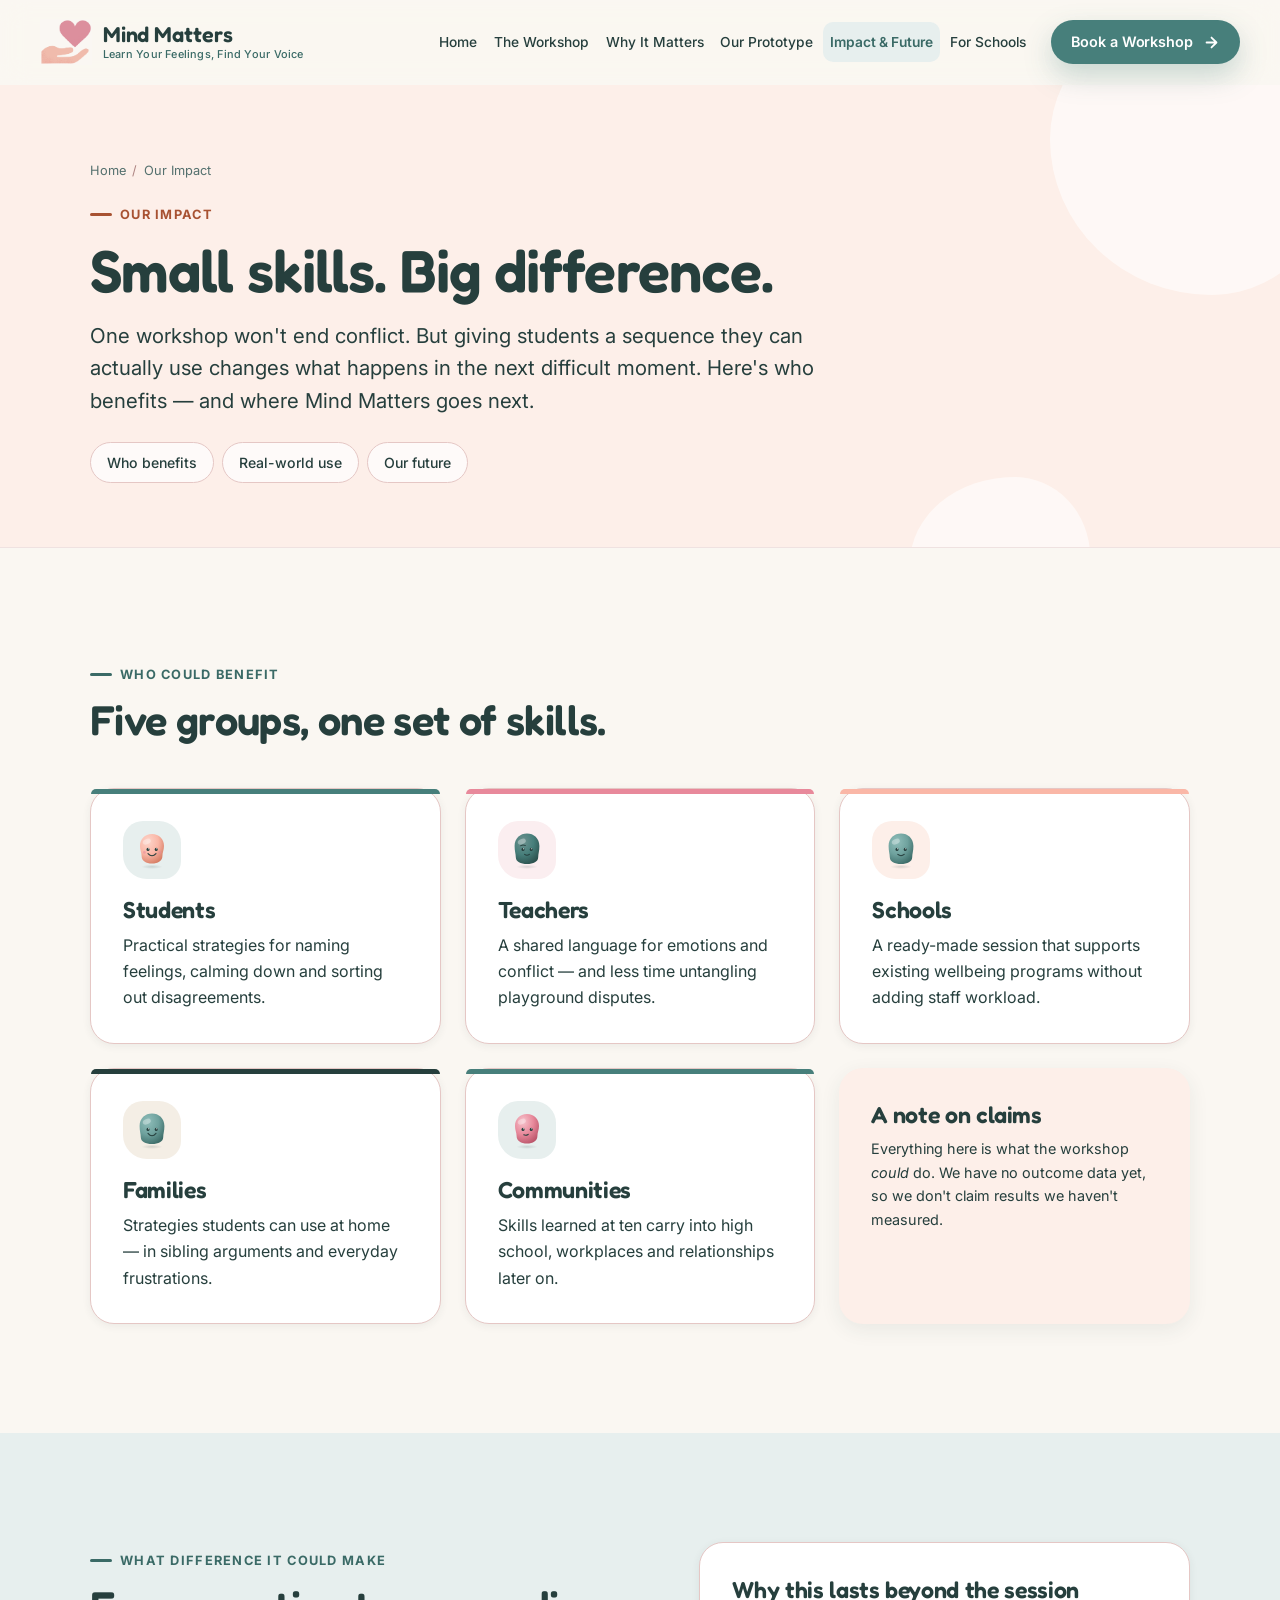
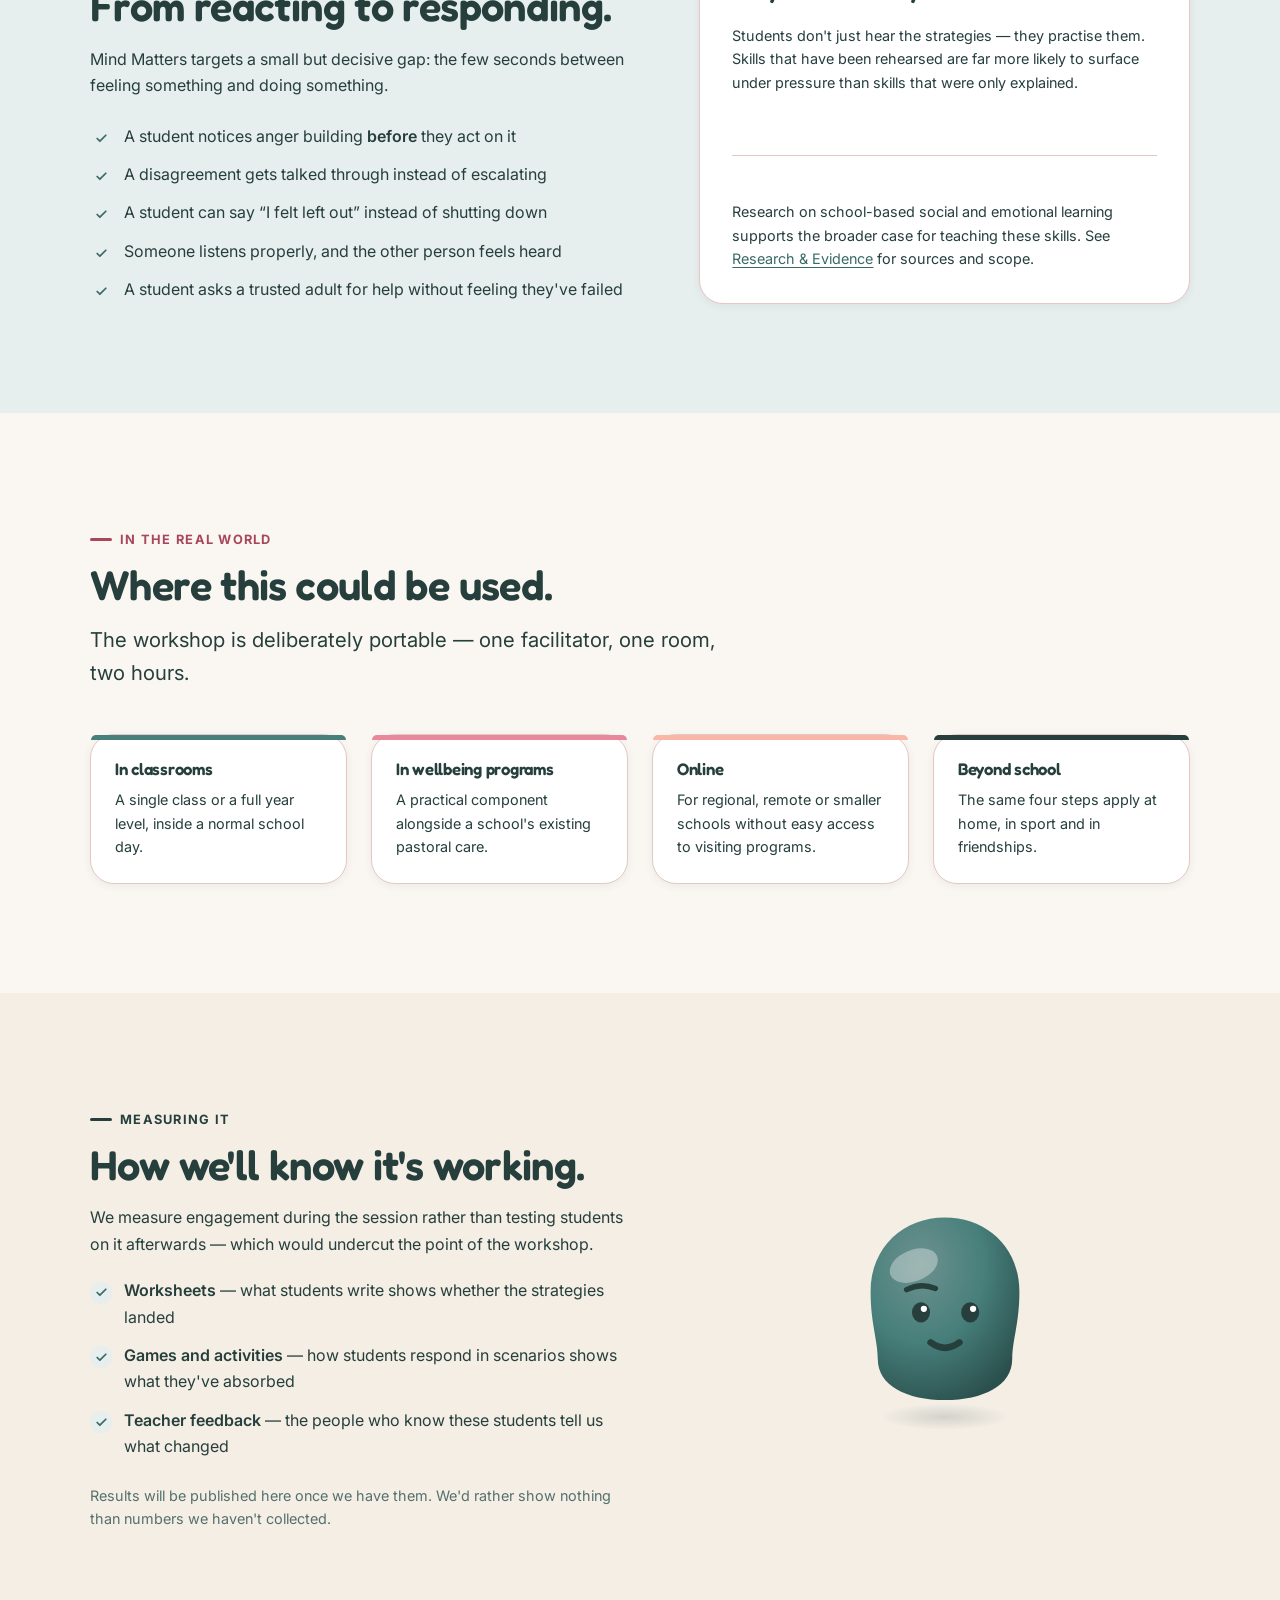
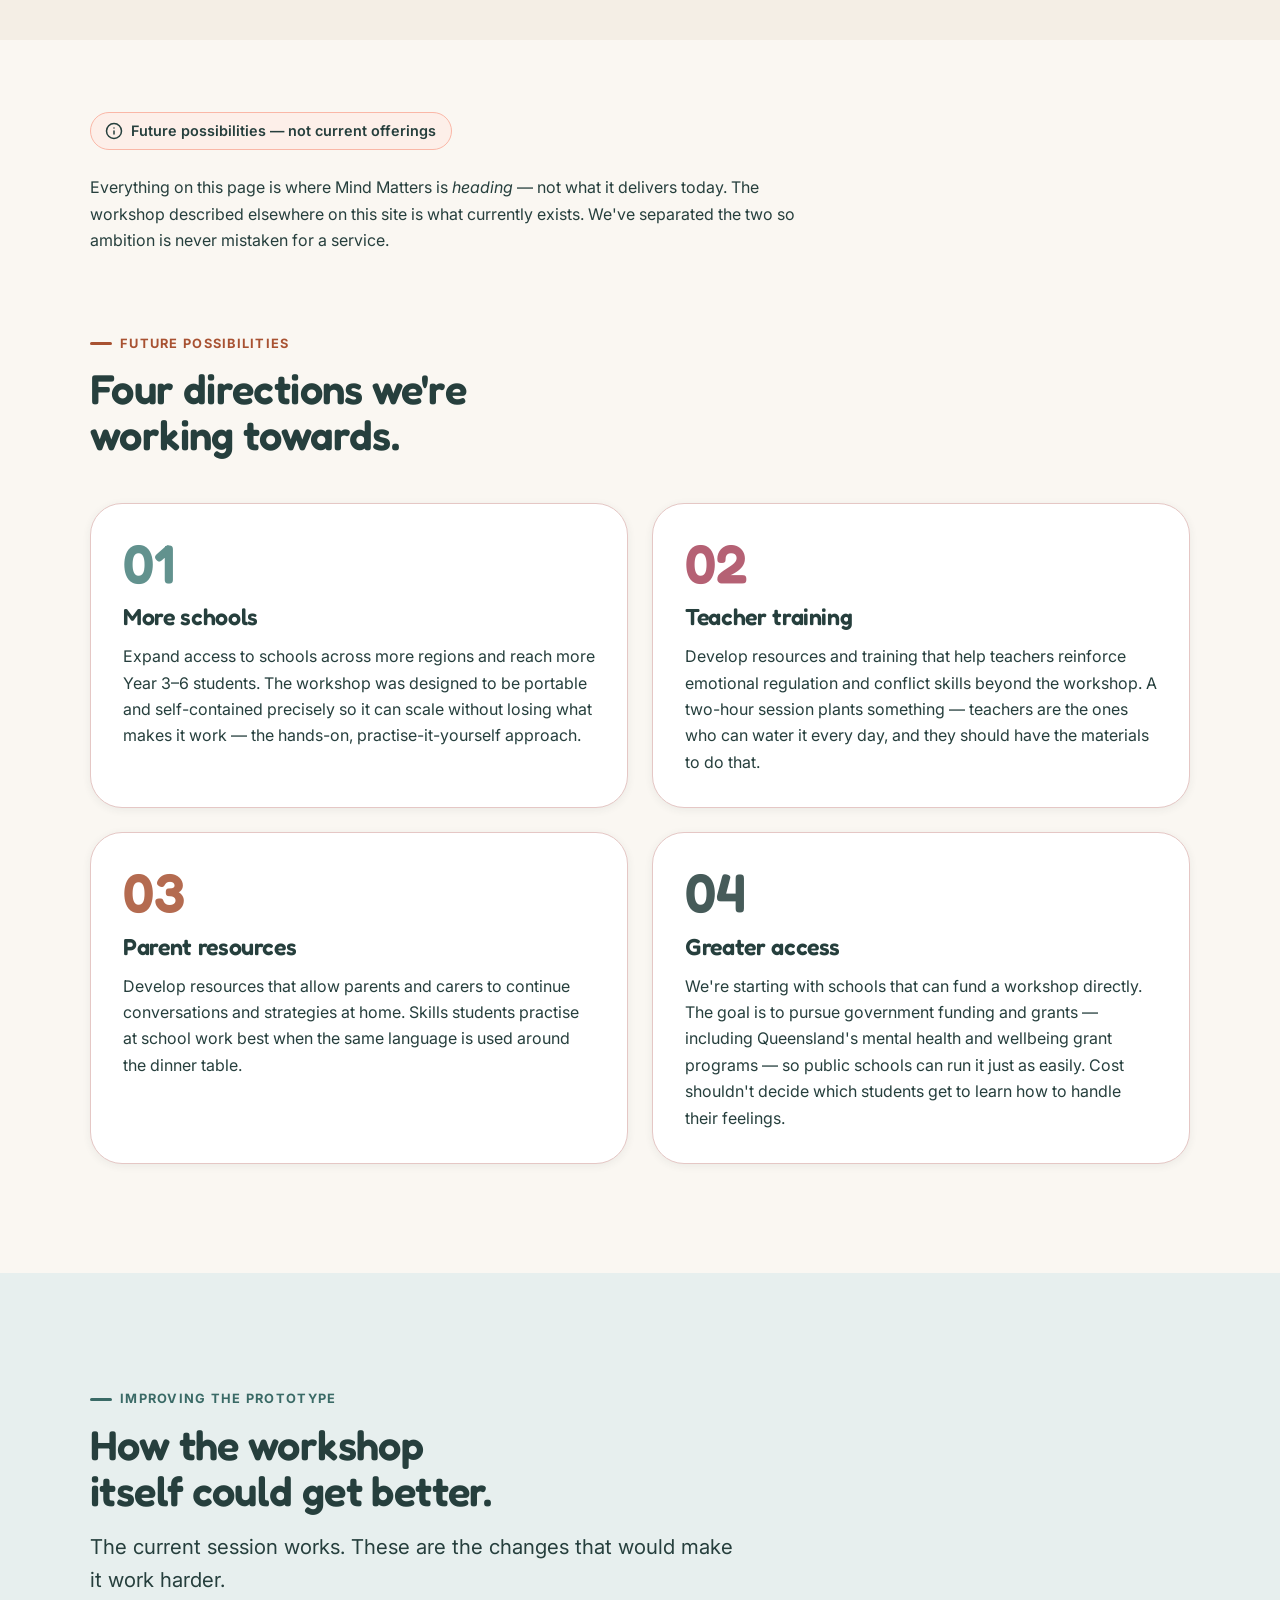
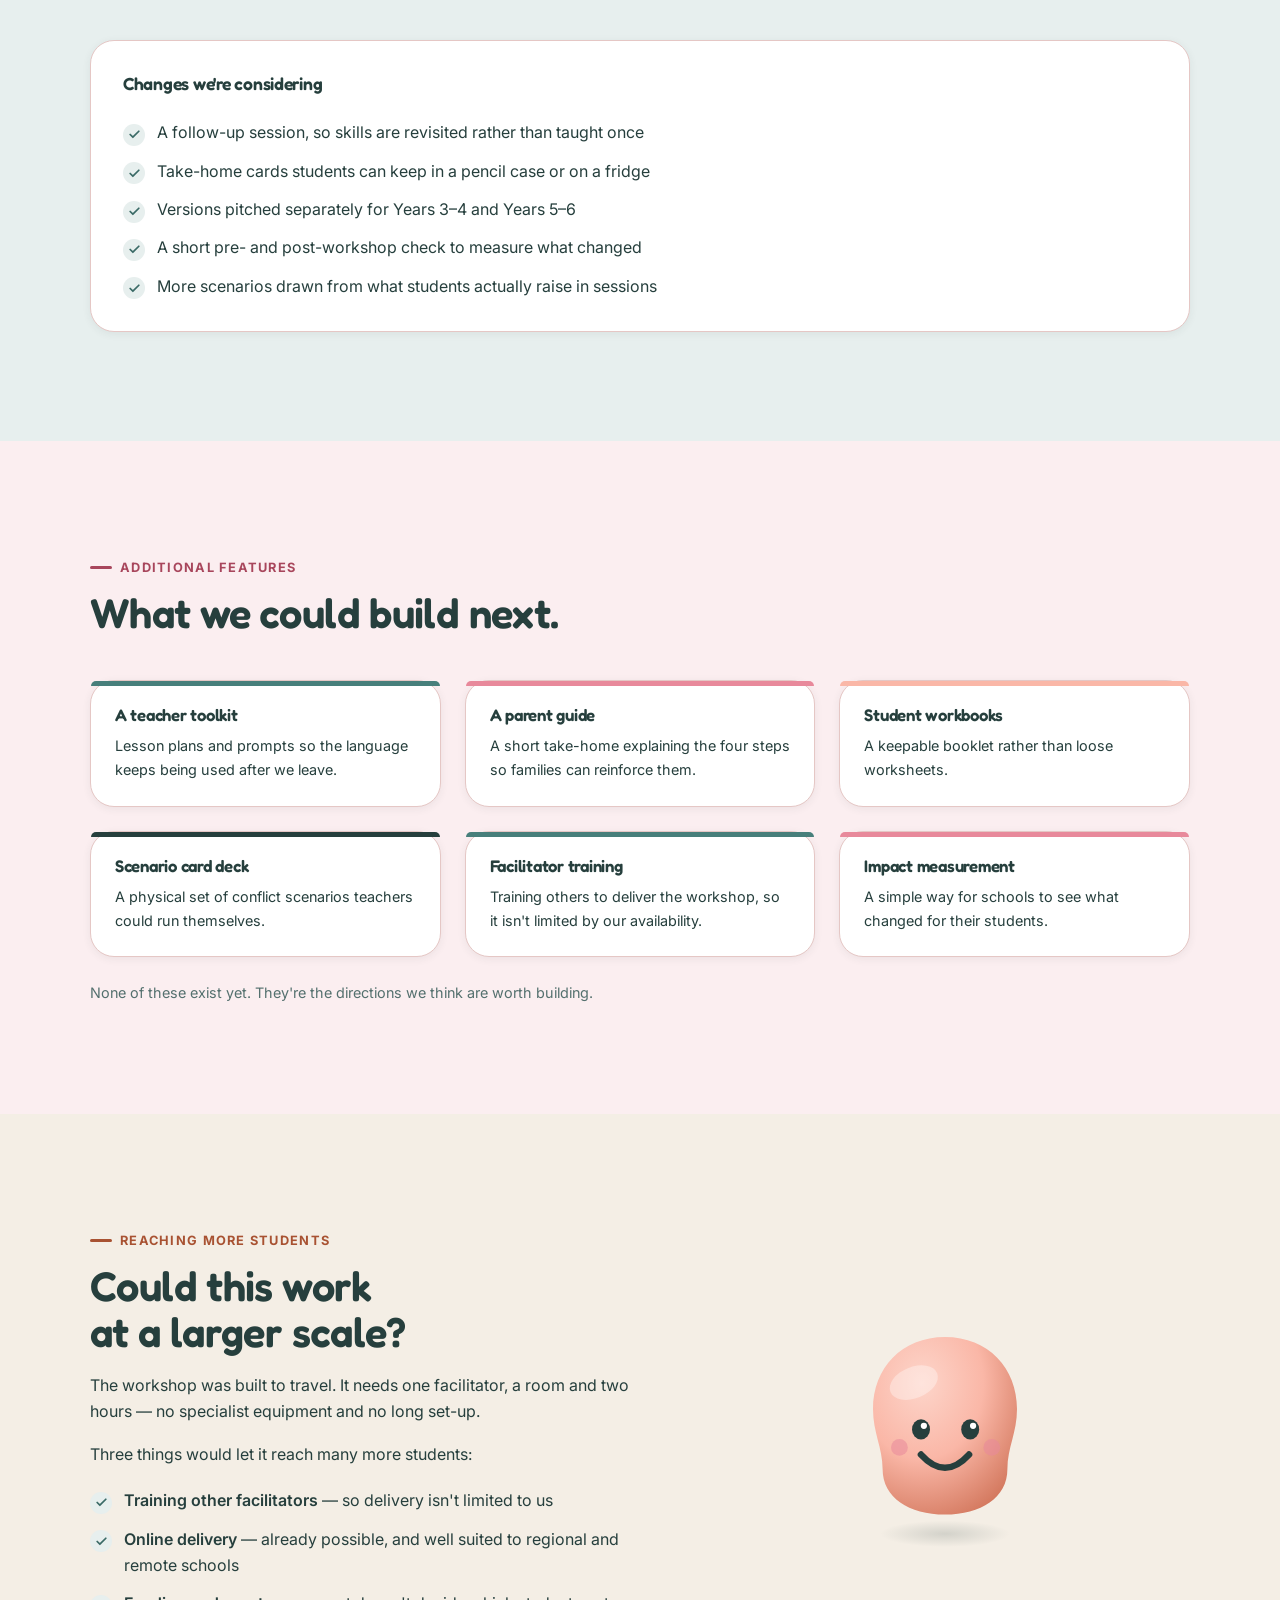
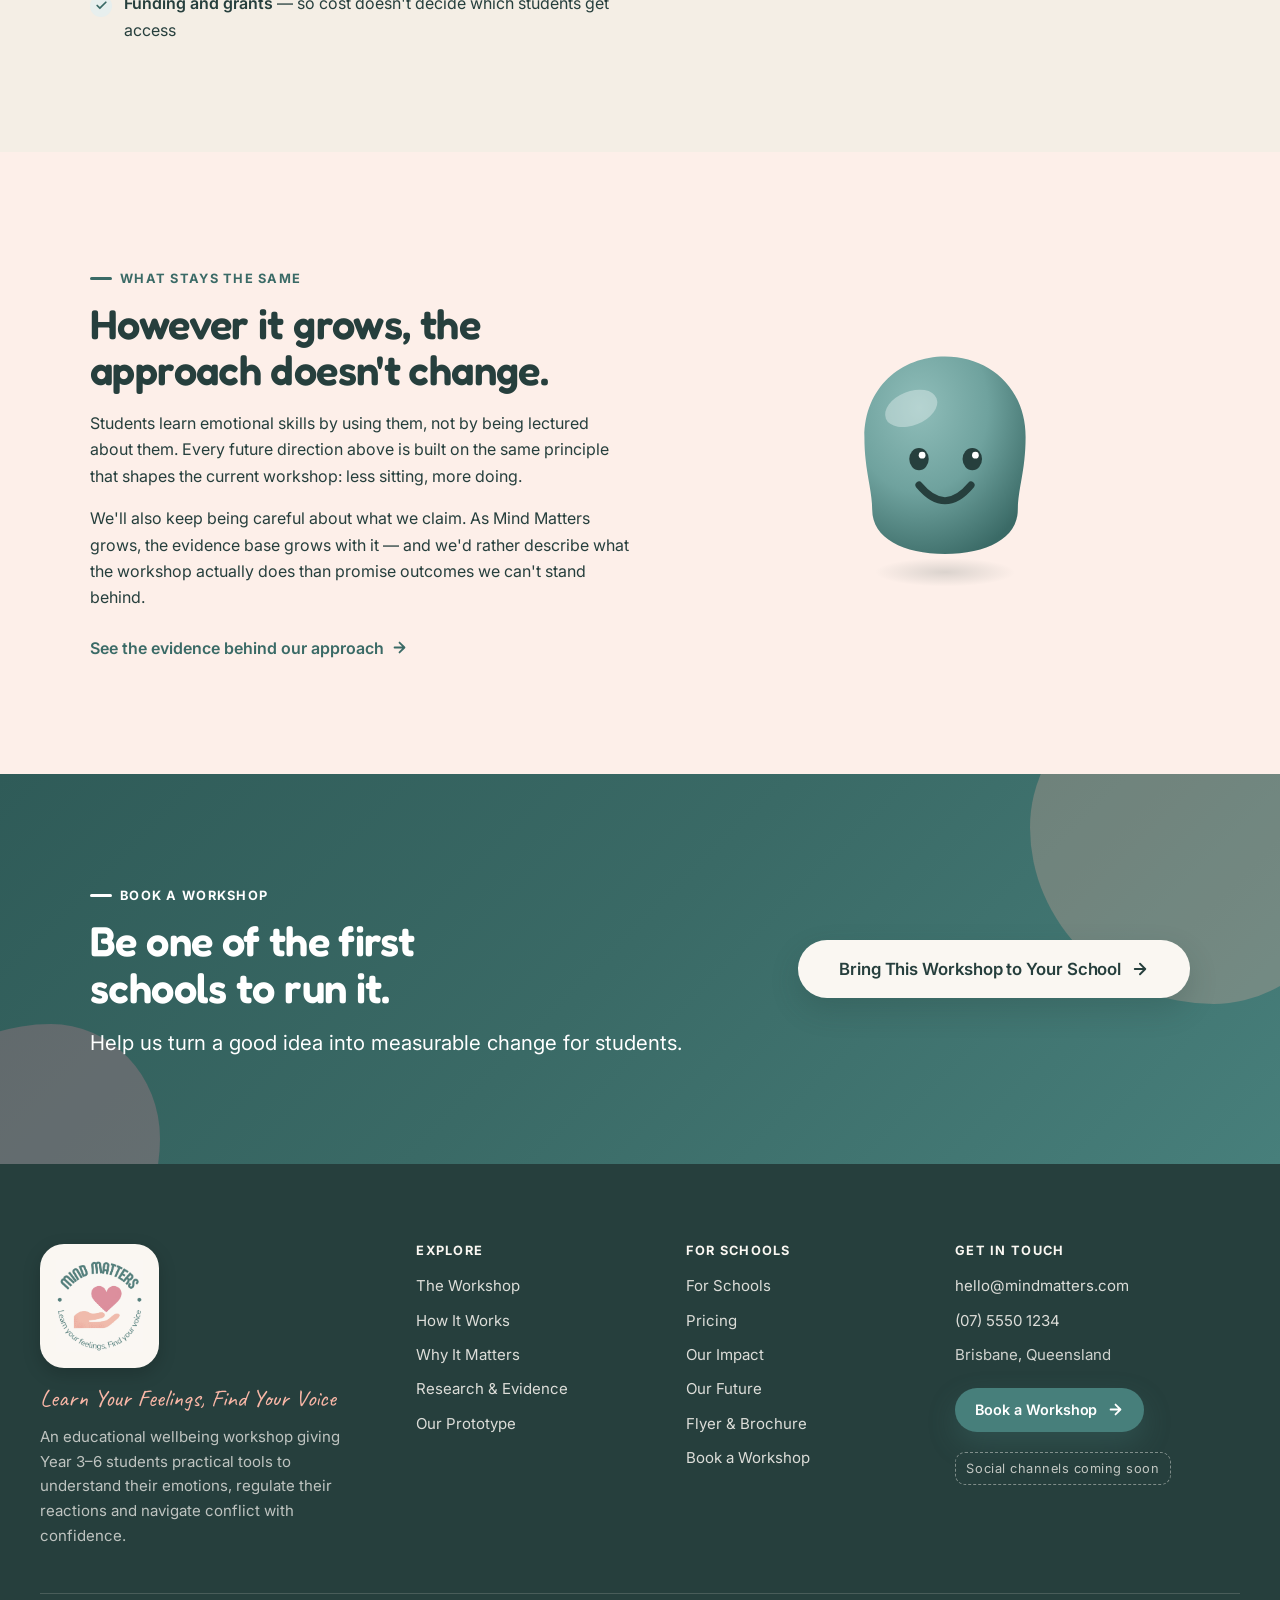
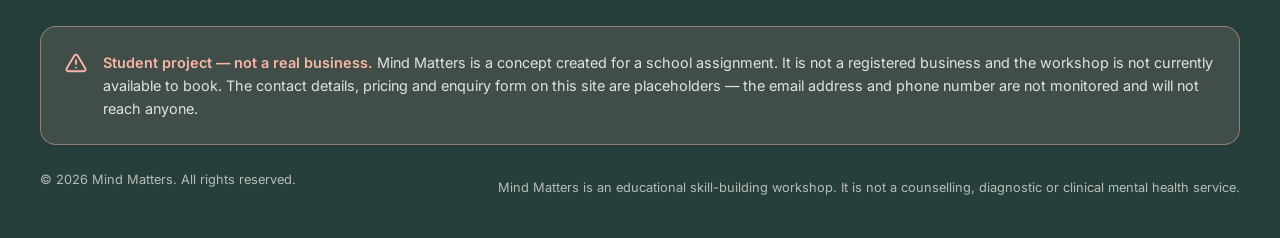
<file: impact.html>
<!DOCTYPE html>
<html lang="en-AU" class="no-js">
<head>
<meta charset="utf-8">
<meta name="viewport" content="width=device-width, initial-scale=1">
<title>Our Impact — Mind Matters</title>
<meta name="description" content="Who benefits from Mind Matters, what difference the workshop could make, and how emotional resilience and conflict skills could be used in the real world.">
<meta name="theme-color" content="#477F7B">
<meta property="og:site_name" content="Mind Matters">
<meta property="og:title" content="Our Impact — Mind Matters">
<meta property="og:description" content="Who benefits from Mind Matters, what difference the workshop could make, and how emotional resilience and conflict skills could be used in the real world.">
<meta property="og:type" content="website">
<link rel="icon" href="assets/illustrations/favicon.svg" type="image/svg+xml">
<link rel="preconnect" href="https://fonts.googleapis.com">
<link rel="preconnect" href="https://fonts.gstatic.com" crossorigin>
<link rel="stylesheet" href="https://fonts.googleapis.com/css2?family=Caveat:wght@600;700&family=Fredoka:wght@400;500;600;700&family=Inter:wght@400;500;600;700&display=swap">
<link rel="stylesheet" href="css/base.css?v=202610272023">
<link rel="stylesheet" href="css/components.css?v=202610272023">
<link rel="stylesheet" href="css/pages.css?v=202610272023">
</head>
<body>
<a class="skip-link" href="#main">Skip to main content</a>

<!-- Header is rendered by js/site.js from js/content.js -->
<header id="site-header"></header>

<noscript>
  <div class="wrap" style="padding:1rem 0">
    <p><strong>Mind Matters</strong> —
      <a href="index.html">Home</a> ·
      <a href="workshop.html">The Workshop</a> ·
      <a href="workshop.html#how-it-works">How It Works</a> ·
      <a href="why-it-matters.html">Why It Matters</a> ·
      <a href="why-it-matters.html#research">Research</a> ·
      <a href="for-schools.html">For Schools</a> ·
      <a href="for-schools.html#pricing">Pricing</a> ·
      <a href="impact.html#future">Our Vision</a> ·
      <a href="contact.html">Contact</a>
    </p>
  </div>
</noscript>

<main id="main">

<section class="page-head page-head--peach">
  <span class="page-head__shape page-head__shape--a float-slow" aria-hidden="true"></span>
  <span class="page-head__shape page-head__shape--b float" aria-hidden="true"></span>
  <div class="wrap">
    <div class="page-head__inner">
      <ul class="crumbs"><li><a href="index.html">Home</a></li><li>Our Impact</li></ul>
      <p class="eyebrow eyebrow--peach">Our impact</p>
      <h1>Small skills. Big difference.</h1>
      <p class="lead">
        One workshop won't end conflict. But giving students a sequence they can actually
        use changes what happens in the next difficult moment. Here's who benefits — and
        where Mind Matters goes next.
      </p>
          <nav class="jumpnav" aria-label="On this page">
        <a href="#who-benefits">Who benefits</a>
        <a href="#real-world">Real-world use</a>
        <a href="#future">Our future</a>
      </nav>
</div>
  </div>
</section>

<!-- ======================= WHO BENEFITS ======================= -->

<section id="who-benefits" class="section">
  <div class="wrap">
    <div class="section-head" data-reveal>
      <p class="eyebrow">Who could benefit</p>
      <h2>Five groups, one set of skills.</h2>
    </div>

    <div class="grid grid--3">
      <article class="card card--hover card--teal card--topbar" data-reveal>
        <span class="card__icon" aria-hidden="true"><img src="assets/illustrations/blob-happy.svg" alt=""></span>
        <h3>Students</h3>
        <p>Practical strategies for naming feelings, calming down and sorting out disagreements.</p>
      </article>

      <article class="card card--hover card--rose card--topbar" data-reveal style="--reveal-delay:70ms">
        <span class="card__icon" aria-hidden="true"><img src="assets/illustrations/blob-listening.svg" alt=""></span>
        <h3>Teachers</h3>
        <p>A shared language for emotions and conflict — and less time untangling playground disputes.</p>
      </article>

      <article class="card card--hover card--peach card--topbar" data-reveal style="--reveal-delay:140ms">
        <span class="card__icon" aria-hidden="true"><img src="assets/illustrations/blob-calm.svg" alt=""></span>
        <h3>Schools</h3>
        <p>A ready-made session that supports existing wellbeing programs without adding staff workload.</p>
      </article>

      <article class="card card--hover card--deep card--topbar" data-reveal>
        <span class="card__icon" aria-hidden="true"><img src="assets/illustrations/blob-proud.svg" alt=""></span>
        <h3>Families</h3>
        <p>Strategies students can use at home — in sibling arguments and everyday frustrations.</p>
      </article>

      <article class="card card--hover card--teal card--topbar" data-reveal style="--reveal-delay:70ms">
        <span class="card__icon" aria-hidden="true"><img src="assets/illustrations/blob-thinking.svg" alt=""></span>
        <h3>Communities</h3>
        <p>Skills learned at ten carry into high school, workplaces and relationships later on.</p>
      </article>

      <article class="card card--fill card--peach" data-reveal style="--reveal-delay:140ms">
        <h3>A note on claims</h3>
        <p class="small">
          Everything here is what the workshop <em>could</em> do. We have no outcome data yet,
          so we don't claim results we haven't measured.
        </p>
      </article>
    </div>
  </div>
</section>

<!-- ======================= WHAT DIFFERENCE ======================= -->

<section class="section section--teal">
  <div class="wrap">
    <div class="split">
      <div data-reveal>
        <p class="eyebrow">What difference it could make</p>
        <h2>From reacting to responding.</h2>
        <p>
          Mind Matters targets a small but decisive gap: the few seconds between feeling
          something and doing something.
        </p>
        <ul class="ticks ticks--teal" style="margin-top:1.5rem">
          <li>A student notices anger building <strong>before</strong> they act on it</li>
          <li>A disagreement gets talked through instead of escalating</li>
          <li>A student can say “I felt left out” instead of shutting down</li>
          <li>Someone listens properly, and the other person feels heard</li>
          <li>A student asks a trusted adult for help without feeling they've failed</li>
        </ul>
      </div>

      <div data-reveal style="--reveal-delay:100ms">
        <div class="card">
          <h3>Why this lasts beyond the session</h3>
          <p class="small" style="margin-top:.75rem">
            Students don't just hear the strategies — they practise them. Skills that have
            been rehearsed are far more likely to surface under pressure than skills that
            were only explained.
          </p>
          <hr>
          <p class="small muted">
            Research on school-based social and emotional learning supports the broader case
            for teaching these skills. See <a href="why-it-matters.html#research">Research &amp; Evidence</a>
            for sources and scope.
          </p>
        </div>
      </div>
    </div>
  </div>
</section>

<!-- ======================= REAL WORLD USE ======================= -->

<section id="real-world" class="section">
  <div class="wrap">
    <div class="section-head" data-reveal>
      <p class="eyebrow eyebrow--rose">In the real world</p>
      <h2>Where this could be used.</h2>
      <p class="lead">The workshop is deliberately portable — one facilitator, one room, two hours.</p>
    </div>

    <div class="grid grid--4">
      <article class="card card--compact card--teal card--topbar" data-reveal>
        <h3 style="font-size:1.05rem">In classrooms</h3>
        <p class="small">A single class or a full year level, inside a normal school day.</p>
      </article>
      <article class="card card--compact card--rose card--topbar" data-reveal style="--reveal-delay:70ms">
        <h3 style="font-size:1.05rem">In wellbeing programs</h3>
        <p class="small">A practical component alongside a school's existing pastoral care.</p>
      </article>
      <article class="card card--compact card--peach card--topbar" data-reveal style="--reveal-delay:140ms">
        <h3 style="font-size:1.05rem">Online</h3>
        <p class="small">For regional, remote or smaller schools without easy access to visiting programs.</p>
      </article>
      <article class="card card--compact card--deep card--topbar" data-reveal style="--reveal-delay:210ms">
        <h3 style="font-size:1.05rem">Beyond school</h3>
        <p class="small">The same four steps apply at home, in sport and in friendships.</p>
      </article>
    </div>
  </div>
</section>

<!-- ======================= MEASURING IMPACT — PLACEHOLDER ======================= -->

<!-- ======================= MEASURING IT ======================= -->
<section class="section section--cream">
  <div class="wrap">
    <div class="split">
      <div data-reveal>
        <p class="eyebrow eyebrow--deep">Measuring it</p>
        <h2>How we'll know it's working.</h2>
        <p>
          We measure engagement during the session rather than testing students on it
          afterwards — which would undercut the point of the workshop.
        </p>
        <ul class="ticks ticks--teal" style="margin-top:1.25rem">
          <li><strong>Worksheets</strong> — what students write shows whether the strategies landed</li>
          <li><strong>Games and activities</strong> — how students respond in scenarios shows what they've absorbed</li>
          <li><strong>Teacher feedback</strong> — the people who know these students tell us what changed</li>
        </ul>
        <p class="small muted" style="margin-top:1.5rem">
          Results will be published here once we have them. We'd rather show nothing than
          numbers we haven't collected.
        </p>
      </div>
      <div data-reveal style="--reveal-delay:100ms">
        <img class="illus float-slow" src="assets/illustrations/blob-listening.svg" alt="" aria-hidden="true" style="max-width:240px">
      </div>
    </div>
  </div>
</section>

<section id="future" class="section section--tight">
  <div class="wrap wrap--text" data-reveal>
    <p class="future-flag">
      <svg width="18" height="18" viewBox="0 0 24 24" fill="none" stroke="currentColor" stroke-width="2" stroke-linecap="round" aria-hidden="true"><circle cx="12" cy="12" r="10"/><path d="M12 16v-4M12 8h.01"/></svg>
      Future possibilities — not current offerings
    </p>
    <p>
      Everything on this page is where Mind Matters is <em>heading</em> — not what it
      delivers today. The workshop described elsewhere on this site is what currently
      exists. We've separated the two so ambition is never mistaken for a service.
    </p>
  </div>
</section>

<section class="section section--flush-top">
  <div class="wrap">
    <div class="section-head" data-reveal>
      <p class="eyebrow eyebrow--peach">Future possibilities</p>
      <h2>Four directions we're working towards.</h2>
    </div>

    <div class="grid grid--2">

      <article class="horizon-card h--teal" data-reveal>
        <span class="horizon-card__num" aria-hidden="true">01</span>
        <h3>More schools</h3>
        <p>
          Expand access to schools across more regions and reach more Year 3–6 students.
          The workshop was designed to be portable and self-contained precisely so it can
          scale without losing what makes it work — the hands-on, practise-it-yourself
          approach.
        </p>
      </article>

      <article class="horizon-card h--rose" data-reveal style="--reveal-delay:80ms">
        <span class="horizon-card__num" aria-hidden="true">02</span>
        <h3>Teacher training</h3>
        <p>
          Develop resources and training that help teachers reinforce emotional regulation
          and conflict skills beyond the workshop. A two-hour session plants something —
          teachers are the ones who can water it every day, and they should have the
          materials to do that.
        </p>
      </article>

      <article class="horizon-card h--peach" data-reveal>
        <span class="horizon-card__num" aria-hidden="true">03</span>
        <h3>Parent resources</h3>
        <p>
          Develop resources that allow parents and carers to continue conversations and
          strategies at home. Skills students practise at school work best when the same
          language is used around the dinner table.
        </p>
      </article>

      <article class="horizon-card h--deep" data-reveal style="--reveal-delay:80ms">
        <span class="horizon-card__num" aria-hidden="true">04</span>
        <h3>Greater access</h3>
        <p>
          We're starting with schools that can fund a workshop directly. The goal is to
          pursue government funding and grants — including Queensland's mental health and
          wellbeing grant programs — so public schools can run it just as easily. Cost
          shouldn't decide which students get to learn how to handle their feelings.
        </p>
      </article>

    </div>
  </div>
</section>

<!-- ======================= IMPROVING THE PROTOTYPE ======================= -->

<section class="section section--teal">
  <div class="wrap">
    <div class="section-head" data-reveal>
      <p class="eyebrow">Improving the prototype</p>
      <h2>How the workshop itself could get better.</h2>
      <p class="lead">
        The current session works. These are the changes that would make it work harder.
      </p>
    </div>

    <div class="grid">
      <div class="card" data-reveal>
        <h3 style="font-size:1.1rem">Changes we're considering</h3>
        <ul class="ticks ticks--teal" style="margin-top:1rem">
          <li>A follow-up session, so skills are revisited rather than taught once</li>
          <li>Take-home cards students can keep in a pencil case or on a fridge</li>
          <li>Versions pitched separately for Years 3–4 and Years 5–6</li>
          <li>A short pre- and post-workshop check to measure what changed</li>
          <li>More scenarios drawn from what students actually raise in sessions</li>
        </ul>
      </div>
    </div>
  </div>
</section>

<!-- ======================= ADDITIONAL FEATURES ======================= -->

<section class="section section--rose">
  <div class="wrap">
    <div class="section-head" data-reveal>
      <p class="eyebrow eyebrow--rose">Additional features</p>
      <h2>What we could build next.</h2>
    </div>

    <div class="grid grid--3">
      <article class="card card--compact card--teal card--topbar" data-reveal>
        <h3 style="font-size:1.05rem">A teacher toolkit</h3>
        <p class="small">Lesson plans and prompts so the language keeps being used after we leave.</p>
      </article>
      <article class="card card--compact card--rose card--topbar" data-reveal style="--reveal-delay:70ms">
        <h3 style="font-size:1.05rem">A parent guide</h3>
        <p class="small">A short take-home explaining the four steps so families can reinforce them.</p>
      </article>
      <article class="card card--compact card--peach card--topbar" data-reveal style="--reveal-delay:140ms">
        <h3 style="font-size:1.05rem">Student workbooks</h3>
        <p class="small">A keepable booklet rather than loose worksheets.</p>
      </article>
      <article class="card card--compact card--deep card--topbar" data-reveal>
        <h3 style="font-size:1.05rem">Scenario card deck</h3>
        <p class="small">A physical set of conflict scenarios teachers could run themselves.</p>
      </article>
      <article class="card card--compact card--teal card--topbar" data-reveal style="--reveal-delay:70ms">
        <h3 style="font-size:1.05rem">Facilitator training</h3>
        <p class="small">Training others to deliver the workshop, so it isn't limited by our availability.</p>
      </article>
      <article class="card card--compact card--rose card--topbar" data-reveal style="--reveal-delay:140ms">
        <h3 style="font-size:1.05rem">Impact measurement</h3>
        <p class="small">A simple way for schools to see what changed for their students.</p>
      </article>
    </div>

    <p class="small muted" style="margin-top:1.5rem" data-reveal>
      None of these exist yet. They're the directions we think are worth building.
    </p>
  </div>
</section>

<!-- ======================= SCALE ======================= -->

<section class="section section--cream">
  <div class="wrap">
    <div class="split">
      <div data-reveal>
        <p class="eyebrow eyebrow--peach">Reaching more students</p>
        <h2>Could this work at a larger scale?</h2>
        <p>
          The workshop was built to travel. It needs one facilitator, a room and two hours —
          no specialist equipment and no long set-up.
        </p>
        <p>Three things would let it reach many more students:</p>
        <ul class="ticks ticks--teal" style="margin-top:1.25rem">
          <li><strong>Training other facilitators</strong> — so delivery isn't limited to us</li>
          <li><strong>Online delivery</strong> — already possible, and well suited to regional and remote schools</li>
          <li><strong>Funding and grants</strong> — so cost doesn't decide which students get access</li>
        </ul>
      </div>
      <div data-reveal style="--reveal-delay:100ms">
        <img class="illus float-slow" src="assets/illustrations/blob-happy.svg" alt="" aria-hidden="true" style="max-width:240px">
      </div>
    </div>
  </div>
</section>

<section class="section section--peach">
  <div class="wrap">
    <div class="split">
      <div data-reveal>
        <p class="eyebrow">What stays the same</p>
        <h2>However it grows, the approach doesn't change.</h2>
        <p>
          Students learn emotional skills by using them, not by being lectured about them.
          Every future direction above is built on the same principle that shapes the
          current workshop: less sitting, more doing.
        </p>
        <p>
          We'll also keep being careful about what we claim. As Mind Matters grows, the
          evidence base grows with it — and we'd rather describe what the workshop actually
          does than promise outcomes we can't stand behind.
        </p>
        <p style="margin-top:1.5rem">
          <a class="link-arrow" href="why-it-matters.html#research">See the evidence behind our approach
            <svg width="17" height="17" viewBox="0 0 24 24" fill="none" stroke="currentColor" stroke-width="2.5" stroke-linecap="round" stroke-linejoin="round" aria-hidden="true"><path d="M5 12h13M12 5l7 7-7 7"/></svg>
          </a>
        </p>
      </div>
      <div data-reveal style="--reveal-delay:100ms">
        <img class="illus float-slow" src="assets/illustrations/blob-proud.svg" alt="" aria-hidden="true" style="max-width:260px">
      </div>
    </div>
  </div>
</section>

<section class="cta-band">
  <span class="cta-band__shape cta-band__shape--a float-slow" aria-hidden="true"></span>
  <span class="cta-band__shape cta-band__shape--b float" aria-hidden="true"></span>
  <div class="wrap cta-band__inner">
    <div data-reveal>
      <p class="eyebrow eyebrow--light">Book a workshop</p>
      <h2>Be one of the first schools to run it.</h2>
      <p class="lead">Help us turn a good idea into measurable change for students.</p>
    </div>
    <div data-reveal style="--reveal-delay:100ms">
      <a class="btn btn--on-colour btn--lg btn--block" href="contact.html">Bring This Workshop to Your School
        <svg class="btn__arrow" width="18" height="18" viewBox="0 0 24 24" fill="none" stroke="currentColor" stroke-width="2.5" stroke-linecap="round" stroke-linejoin="round" aria-hidden="true"><path d="M5 12h13M12 5l7 7-7 7"/></svg>
      </a>
    </div>
  </div>
</section>

</main>

<!-- Footer is rendered by js/site.js from js/content.js -->
<footer id="site-footer"></footer>

<script src="js/content.js?v=202610272023"></script>
<script src="js/site.js?v=202610272023"></script>
</body>
</html>
</file>
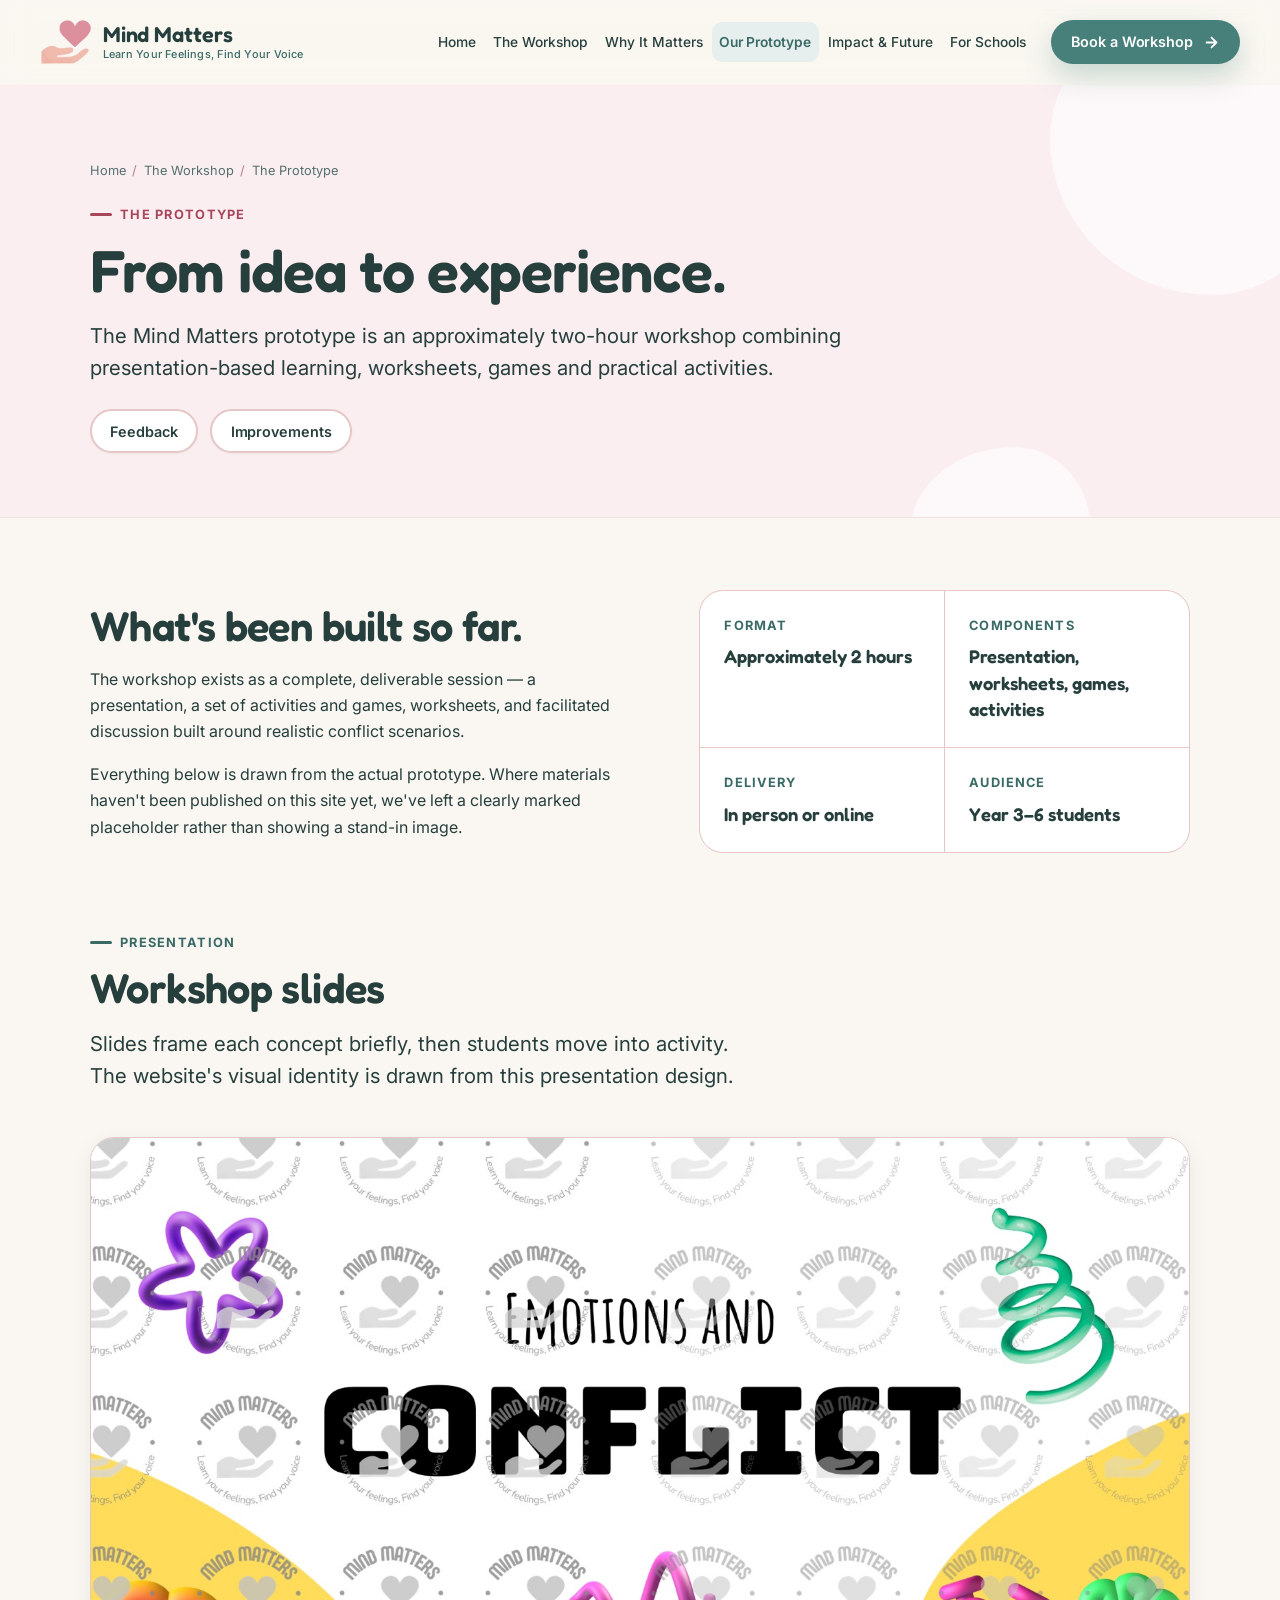
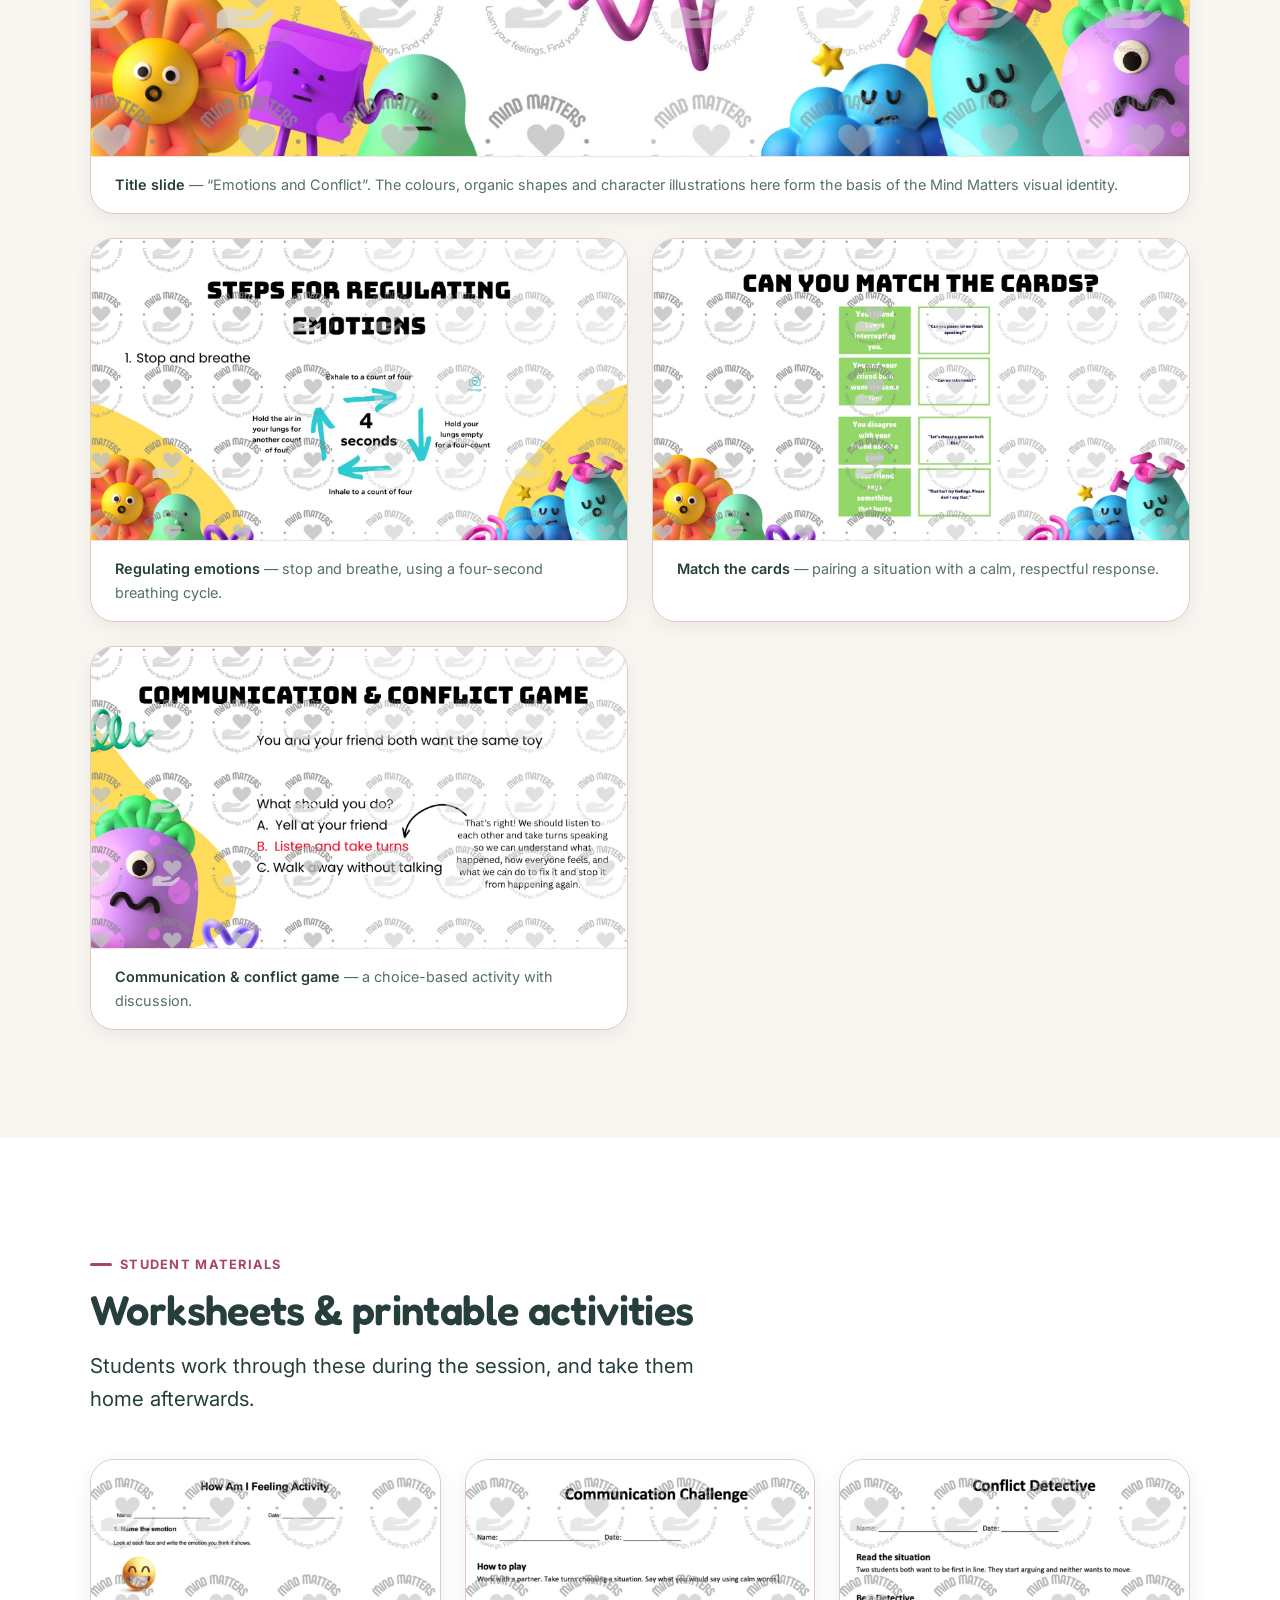
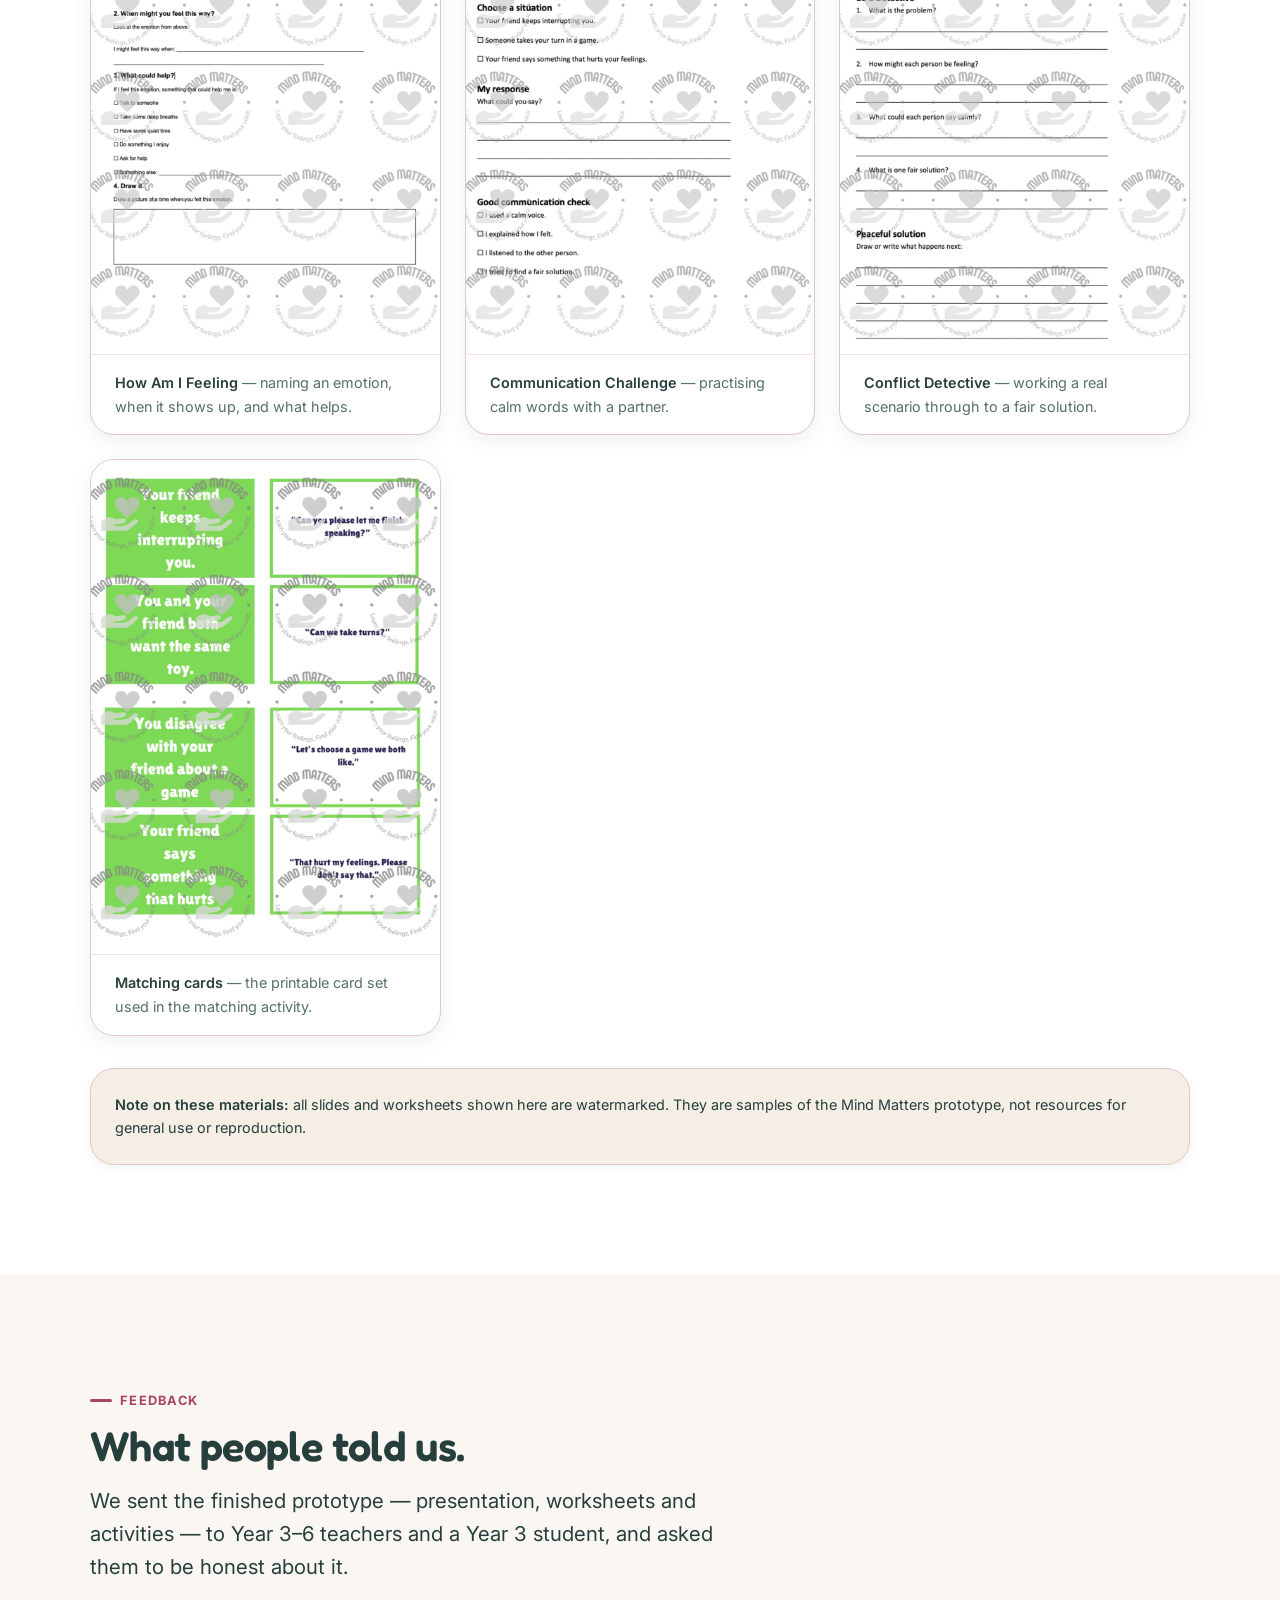
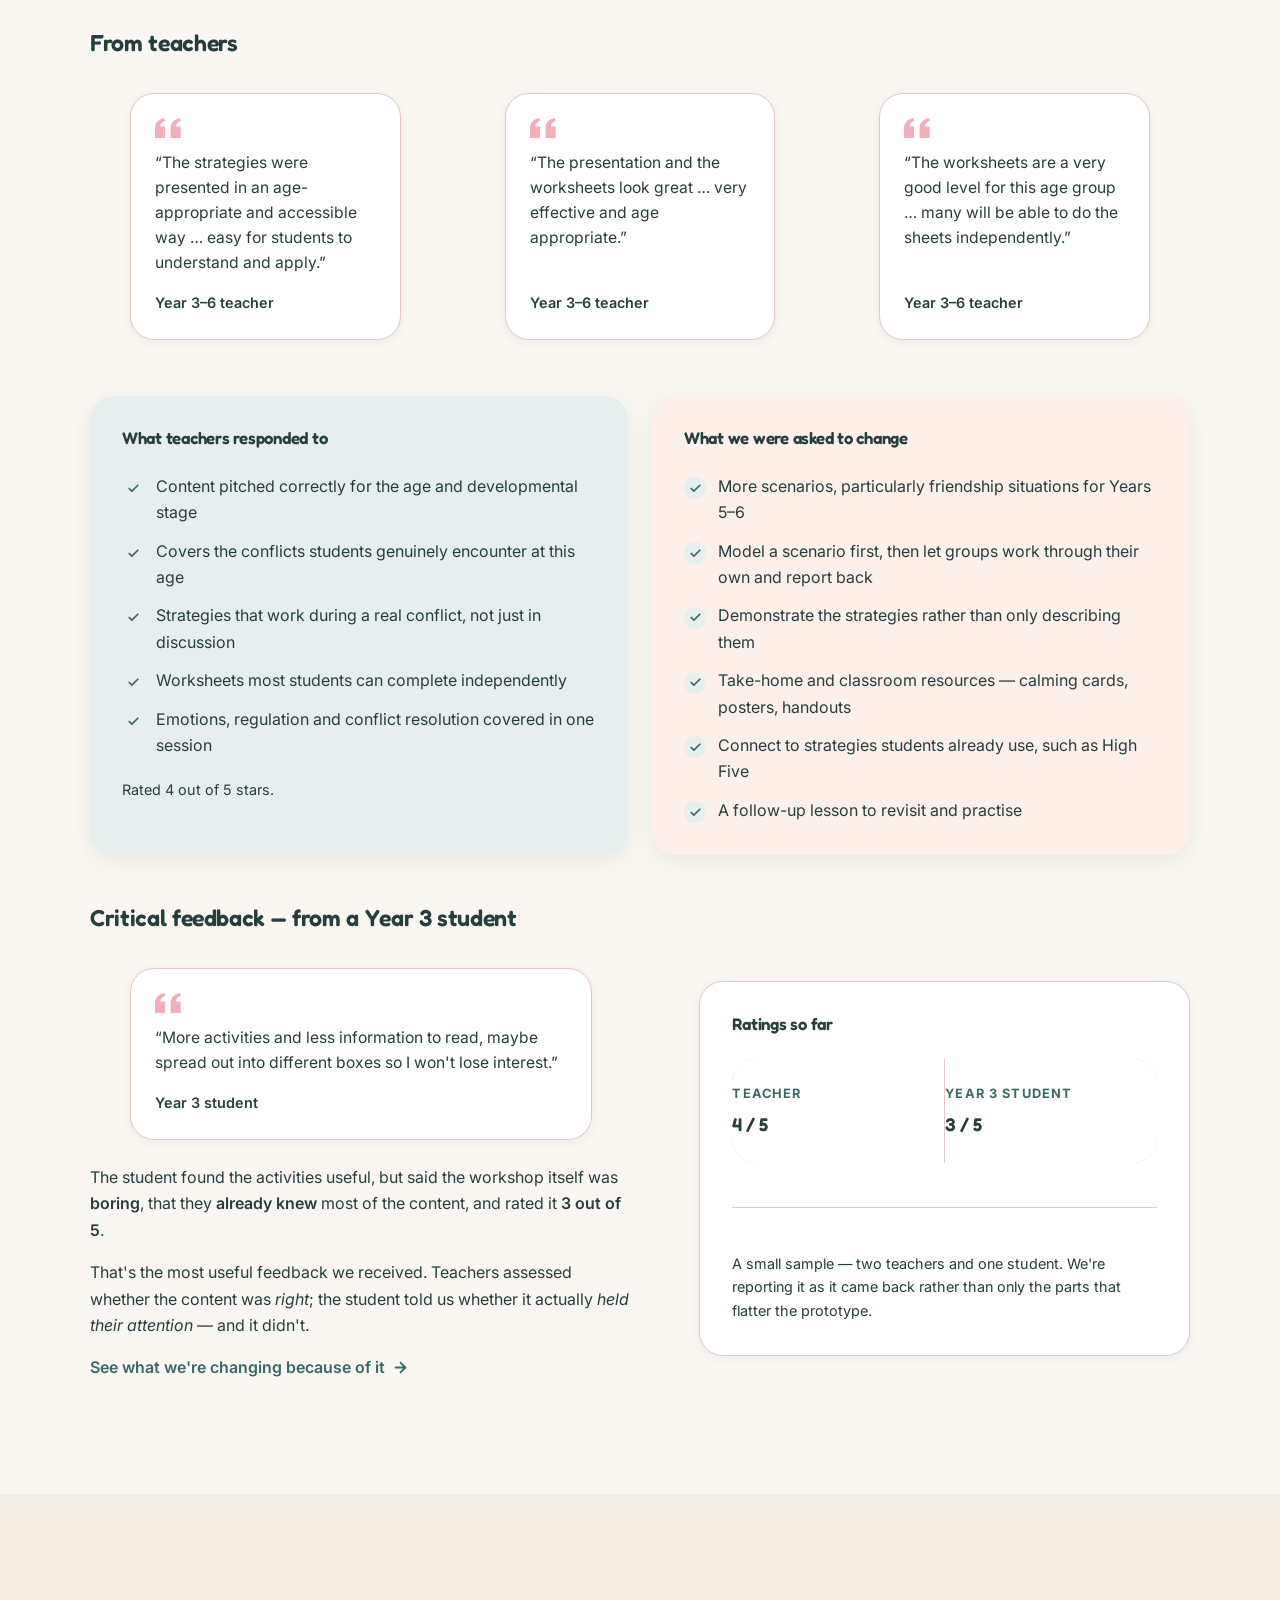
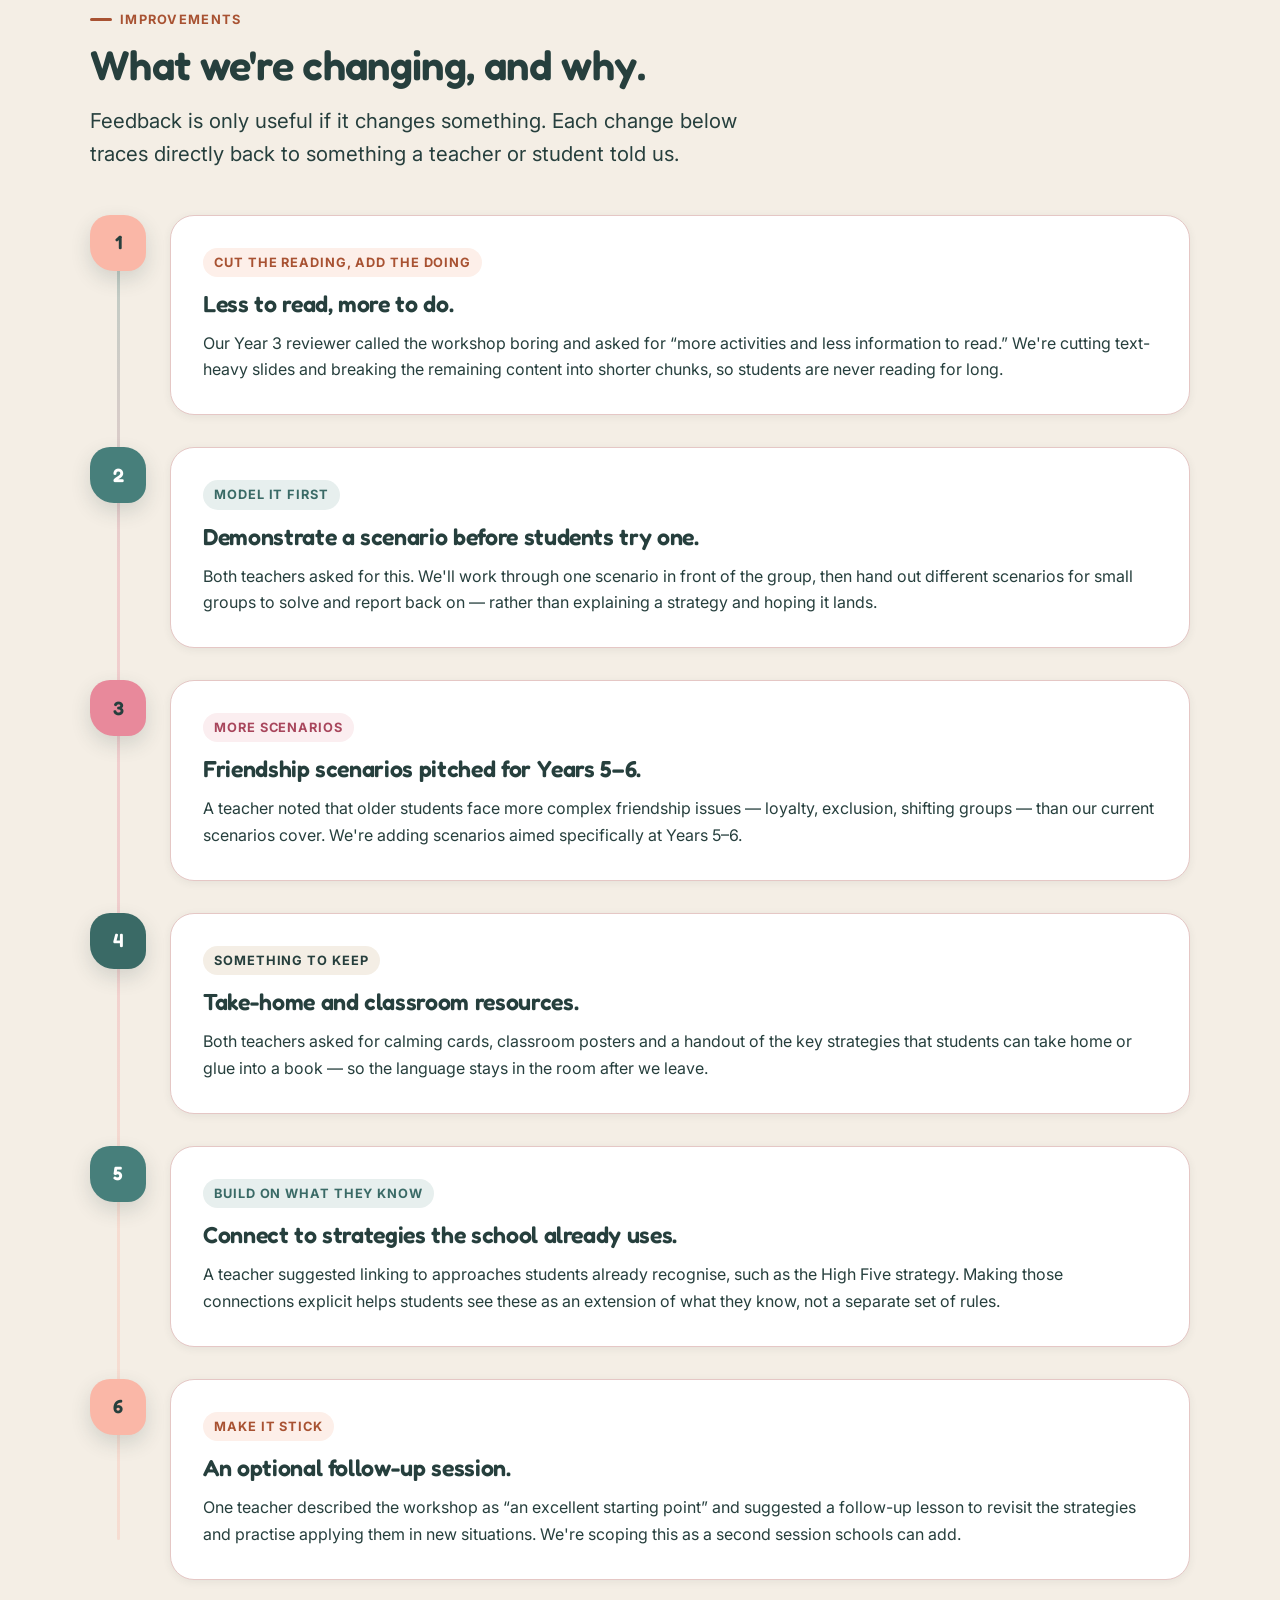
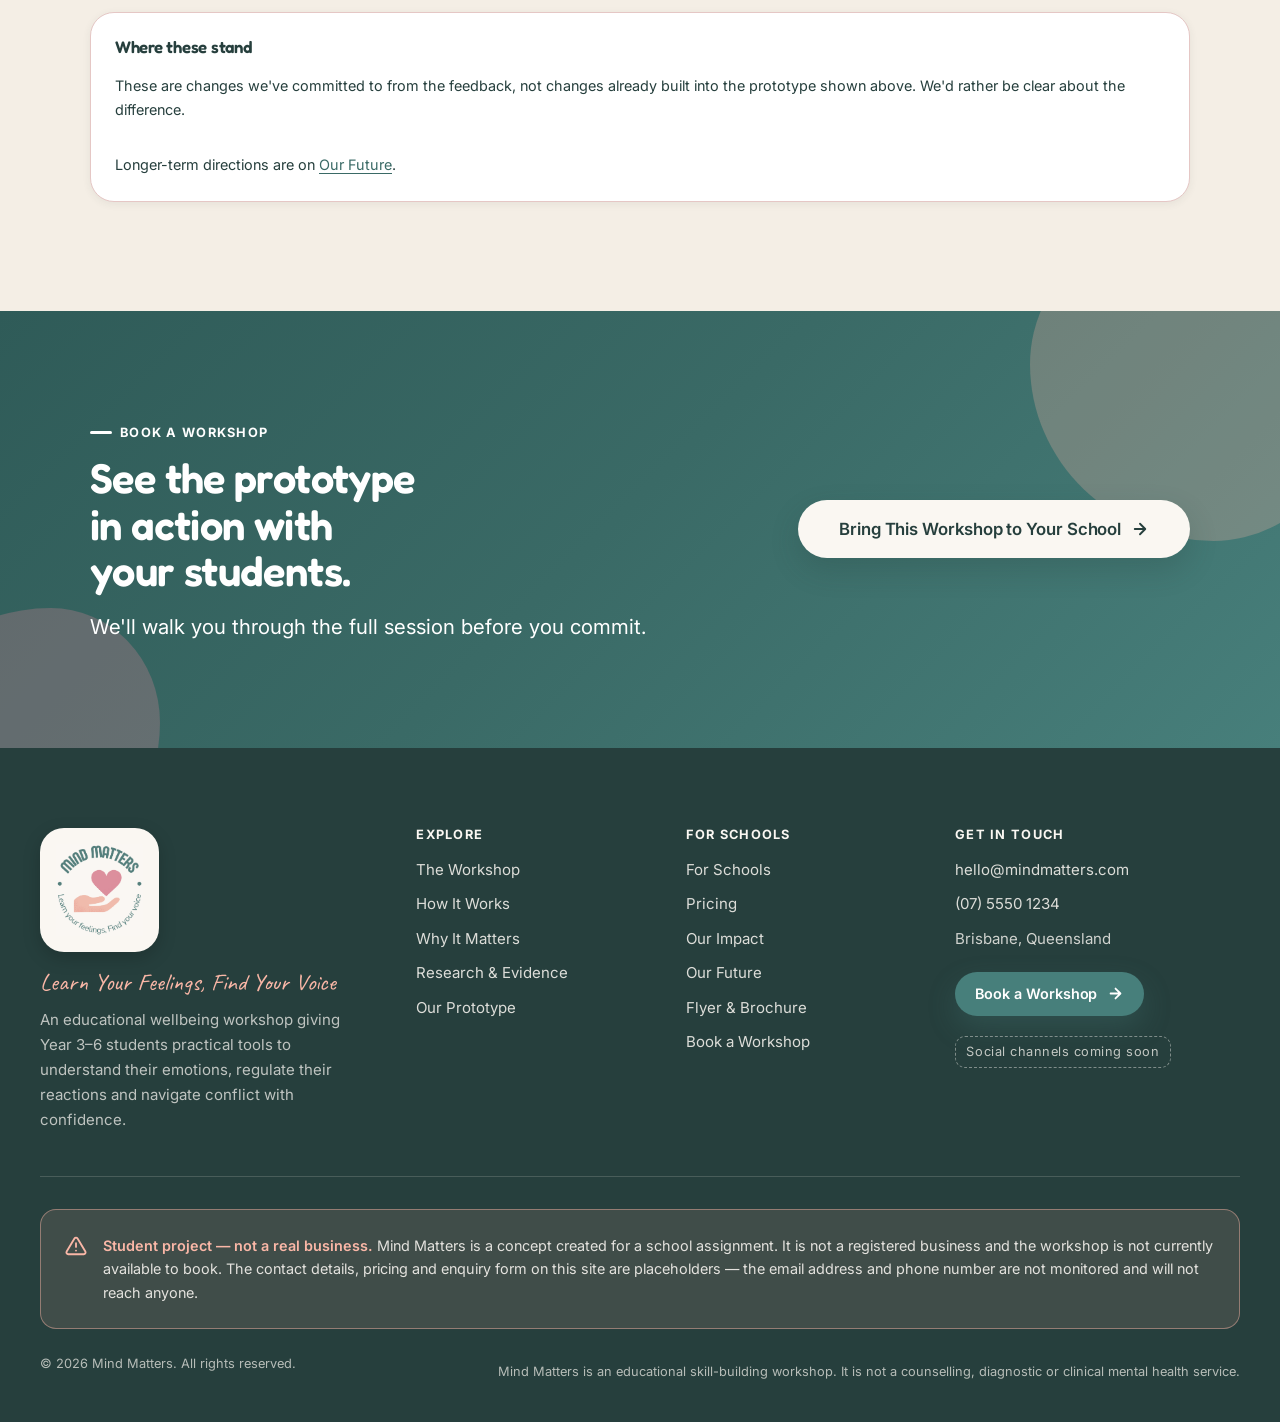
<file: prototype.html>
<!DOCTYPE html>
<html lang="en-AU" class="no-js">
<head>
<meta charset="utf-8">
<meta name="viewport" content="width=device-width, initial-scale=1">
<title>The Prototype — Mind Matters</title>
<meta name="description" content="Inside the Mind Matters workshop prototype: an approximately two-hour session combining presentation-based learning, worksheets, games and practical activities.">
<meta name="theme-color" content="#477F7B">
<meta property="og:site_name" content="Mind Matters">
<meta property="og:title" content="The Prototype — Mind Matters">
<meta property="og:description" content="Inside the Mind Matters workshop prototype: an approximately two-hour session combining presentation-based learning, worksheets, games and practical activities.">
<meta property="og:type" content="website">
<link rel="icon" href="assets/illustrations/favicon.svg" type="image/svg+xml">
<link rel="preconnect" href="https://fonts.googleapis.com">
<link rel="preconnect" href="https://fonts.gstatic.com" crossorigin>
<link rel="stylesheet" href="https://fonts.googleapis.com/css2?family=Caveat:wght@600;700&family=Fredoka:wght@400;500;600;700&family=Inter:wght@400;500;600;700&display=swap">
<link rel="stylesheet" href="css/base.css?v=202610272023">
<link rel="stylesheet" href="css/components.css?v=202610272023">
<link rel="stylesheet" href="css/pages.css?v=202610272023">
</head>
<body>
<a class="skip-link" href="#main">Skip to main content</a>

<!-- Header is rendered by js/site.js from js/content.js -->
<header id="site-header"></header>

<noscript>
  <div class="wrap" style="padding:1rem 0">
    <p><strong>Mind Matters</strong> —
      <a href="index.html">Home</a> ·
      <a href="workshop.html">The Workshop</a> ·
      <a href="workshop.html#how-it-works">How It Works</a> ·
      <a href="why-it-matters.html">Why It Matters</a> ·
      <a href="why-it-matters.html#research">Research</a> ·
      <a href="for-schools.html">For Schools</a> ·
      <a href="for-schools.html#pricing">Pricing</a> ·
      <a href="impact.html#future">Our Vision</a> ·
      <a href="contact.html">Contact</a>
    </p>
  </div>
</noscript>

<main id="main">

<section class="page-head page-head--rose">
  <span class="page-head__shape page-head__shape--a float-slow" aria-hidden="true"></span>
  <span class="page-head__shape page-head__shape--b float" aria-hidden="true"></span>
  <div class="wrap">
    <div class="page-head__inner">
      <ul class="crumbs"><li><a href="index.html">Home</a></li><li><a href="workshop.html">The Workshop</a></li><li>The Prototype</li></ul>
      <p class="eyebrow eyebrow--rose">The prototype</p>
      <h1>From idea to experience.</h1>
      <p class="lead">
        The Mind Matters prototype is an approximately two-hour workshop combining
        presentation-based learning, worksheets, games and practical activities.
      </p>
      <p class="cluster" style="margin-top:1.5rem">
        <a class="btn btn--secondary btn--sm" href="#feedback">Feedback</a>
        <a class="btn btn--secondary btn--sm" href="#improvements">Improvements</a>
      </p>
    </div>
  </div>
</section>

<!-- ======================= WHAT THE PROTOTYPE IS ======================= -->

<section class="section section--tight">
  <div class="wrap">
    <div class="split">
      <div data-reveal>
        <h2>What's been built so far.</h2>
        <p>
          The workshop exists as a complete, deliverable session — a presentation, a set of
          activities and games, worksheets, and facilitated discussion built around
          realistic conflict scenarios.
        </p>
        <p>
          Everything below is drawn from the actual prototype. Where materials haven't been
          published on this site yet, we've left a clearly marked placeholder rather than
          showing a stand-in image.
        </p>
      </div>
      <div data-reveal style="--reveal-delay:100ms">
        <div class="factgrid">
          <div class="fact"><span class="fact__label">Format</span><span class="fact__value">Approximately 2 hours</span></div>
          <div class="fact"><span class="fact__label">Components</span><span class="fact__value">Presentation, worksheets, games, activities</span></div>
          <div class="fact"><span class="fact__label">Delivery</span><span class="fact__value">In person or online</span></div>
          <div class="fact"><span class="fact__label">Audience</span><span class="fact__value">Year 3–6 students</span></div>
        </div>
      </div>
    </div>
  </div>
</section>

<!-- ======================= WORKSHOP SLIDES ======================= -->

<section class="section section--flush-top">
  <div class="wrap">
    <div class="section-head" data-reveal>
      <p class="eyebrow">Presentation</p>
      <h2>Workshop slides</h2>
      <p class="lead">
        Slides frame each concept briefly, then students move into activity. The website's
        visual identity is drawn from this presentation design.
      </p>
    </div>

    <figure class="media-frame" data-reveal style="margin:0 0 1.5rem">
      <img src="assets/images/prototype/slide-01-title.jpg"
           alt="Mind Matters title slide reading ‘Emotions and Conflict’, with colourful 3D-style characters, a purple star, a teal spiral and a pink squiggle on a white background."
           width="1600" height="900" loading="lazy">
      <figcaption>
        <b>Title slide</b> — “Emotions and Conflict”. The colours, organic shapes and
        character illustrations here form the basis of the Mind Matters visual identity.
      </figcaption>
    </figure>

    <div class="proto-grid proto-grid--slides">
      <figure class="media-frame" data-reveal style="margin:0">
        <img src="assets/images/prototype/slide-03-regulating-emotions.jpg"
             alt="Slide titled ‘Steps for regulating emotions’, showing step one, stop and breathe, with a four-second box-breathing diagram: inhale, hold, exhale and hold, each to a count of four."
             width="1600" height="900" loading="lazy">
        <figcaption><b>Regulating emotions</b> — stop and breathe, using a four-second breathing cycle.</figcaption>
      </figure>

      <figure class="media-frame" data-reveal style="margin:0;--reveal-delay:70ms">
        <img src="assets/images/prototype/slide-06-match-the-cards.jpg"
             alt="Slide titled ‘Can you match the cards?’, pairing conflict situations such as a friend interrupting with calm responses such as ‘Can you please let me finish speaking?’"
             width="1600" height="900" loading="lazy">
        <figcaption><b>Match the cards</b> — pairing a situation with a calm, respectful response.</figcaption>
      </figure>

      <figure class="media-frame" data-reveal style="margin:0;--reveal-delay:140ms">
        <img src="assets/images/prototype/slide-07-communication-conflict-game.jpg"
             alt="Slide titled ‘Communication and conflict game’, asking what to do when two friends want the same toy, with the correct answer ‘Listen and take turns’ highlighted."
             width="1600" height="900" loading="lazy">
        <figcaption><b>Communication &amp; conflict game</b> — a choice-based activity with discussion.</figcaption>
      </figure>
    </div>
  </div>
</section>

<!-- ======================= WORKSHEETS & ACTIVITIES ======================= -->

<section class="section section--white">
  <div class="wrap">
    <div class="section-head" data-reveal>
      <p class="eyebrow eyebrow--rose">Student materials</p>
      <h2>Worksheets &amp; printable activities</h2>
      <p class="lead">
        Students work through these during the session, and take them home afterwards.
      </p>
    </div>

    <div class="proto-grid">
      <figure class="media-frame" data-reveal style="margin:0">
        <img src="assets/images/prototype/worksheet-how-am-i-feeling.jpg"
             alt="Worksheet titled ‘How Am I Feeling Activity’, asking students to name an emotion from a face, describe when they might feel that way, tick strategies that could help, and draw a time they felt it."
             width="989" height="1400" loading="lazy">
        <figcaption><b>How Am I Feeling</b> — naming an emotion, when it shows up, and what helps.</figcaption>
      </figure>

      <figure class="media-frame" data-reveal style="margin:0;--reveal-delay:70ms">
        <img src="assets/images/prototype/worksheet-communication-challenge.jpg"
             alt="Worksheet titled ‘Communication Challenge’, where students choose a situation, write what they could say using calm words, and tick a good-communication checklist."
             width="989" height="1400" loading="lazy">
        <figcaption><b>Communication Challenge</b> — practising calm words with a partner.</figcaption>
      </figure>

      <figure class="media-frame" data-reveal style="margin:0;--reveal-delay:140ms">
        <img src="assets/images/prototype/worksheet-conflict-detective.jpg"
             alt="Worksheet titled ‘Conflict Detective’, where students read a situation about two people wanting to be first in line and answer what the problem is, how each person feels, what each could say calmly, and one fair solution."
             width="989" height="1400" loading="lazy">
        <figcaption><b>Conflict Detective</b> — working a real scenario through to a fair solution.</figcaption>
      </figure>

      <figure class="media-frame" data-reveal style="margin:0">
        <img src="assets/images/prototype/activity-matching-cards.jpg"
             alt="Printable matching cards: green cards describing conflict situations paired with white cards showing calm responses such as ‘Can we take turns?’ and ‘That hurt my feelings. Please don’t say that.’"
             width="989" height="1400" loading="lazy">
        <figcaption><b>Matching cards</b> — the printable card set used in the matching activity.</figcaption>
      </figure>
    </div>

    <div class="card card--compact" style="margin-top:2rem;background:var(--mm-cream-deep)" data-reveal>
      <p class="small muted" style="margin:0">
        <strong>Note on these materials:</strong> all slides and worksheets shown here are
        watermarked. They are samples of the Mind Matters prototype, not resources for
        general use or reproduction.
      </p>
    </div>

  </div>
</section>

<!-- ======================= FEEDBACK ======================= -->
<section class="section" id="feedback">
  <div class="wrap">
    <div class="section-head" data-reveal>
      <p class="eyebrow eyebrow--rose">Feedback</p>
      <h2>What people told us.</h2>
      <p class="lead">
        We sent the finished prototype — presentation, worksheets and activities — to
        Year 3–6 teachers and a Year 3 student, and asked them to be honest about it.
      </p>
    </div>

    <h3 style="margin-bottom:1.25rem" data-reveal>From teachers</h3>
    <div class="grid grid--3" style="margin-bottom:2.5rem">
      <figure class="quote" data-reveal>
        <blockquote class="quote__text">
          “The strategies were presented in an age-appropriate and accessible way … easy for
          students to understand and apply.”
        </blockquote>
        <figcaption class="quote__attrib">Year 3–6 teacher</figcaption>
      </figure>

      <figure class="quote" data-reveal style="--reveal-delay:80ms">
        <blockquote class="quote__text">
          “The presentation and the worksheets look great … very effective and age
          appropriate.”
        </blockquote>
        <figcaption class="quote__attrib">Year 3–6 teacher</figcaption>
      </figure>

      <figure class="quote" data-reveal style="--reveal-delay:160ms">
        <blockquote class="quote__text">
          “The worksheets are a very good level for this age group … many will be able to do
          the sheets independently.”
        </blockquote>
        <figcaption class="quote__attrib">Year 3–6 teacher</figcaption>
      </figure>
    </div>

    <div class="grid grid--2" style="margin-bottom:3rem">
      <div class="card card--fill card--teal" data-reveal>
        <h3 style="font-size:1.05rem">What teachers responded to</h3>
        <ul class="ticks ticks--teal" style="margin-top:1rem">
          <li>Content pitched correctly for the age and developmental stage</li>
          <li>Covers the conflicts students genuinely encounter at this age</li>
          <li>Strategies that work during a real conflict, not just in discussion</li>
          <li>Worksheets most students can complete independently</li>
          <li>Emotions, regulation and conflict resolution covered in one session</li>
        </ul>
        <p class="small muted" style="margin-top:1.25rem">Rated 4 out of 5 stars.</p>
      </div>

      <div class="card card--fill card--peach" data-reveal style="--reveal-delay:80ms">
        <h3 style="font-size:1.05rem">What we were asked to change</h3>
        <ul class="ticks" style="margin-top:1rem">
          <li>More scenarios, particularly friendship situations for Years 5–6</li>
          <li>Model a scenario first, then let groups work through their own and report back</li>
          <li>Demonstrate the strategies rather than only describing them</li>
          <li>Take-home and classroom resources — calming cards, posters, handouts</li>
          <li>Connect to strategies students already use, such as High Five</li>
          <li>A follow-up lesson to revisit and practise</li>
        </ul>
      </div>
    </div>

    <h3 style="margin-bottom:1.25rem" data-reveal>Critical feedback — from a Year 3 student</h3>
    <div class="split">
      <div data-reveal>
        <figure class="quote" style="margin-bottom:1.5rem">
          <blockquote class="quote__text">
            “More activities and less information to read, maybe spread out into different
            boxes so I won't lose interest.”
          </blockquote>
          <figcaption class="quote__attrib">Year 3 student</figcaption>
        </figure>
        <p>
          The student found the activities useful, but said the workshop itself was
          <strong>boring</strong>, that they <strong>already knew</strong> most of the
          content, and rated it <strong>3 out of 5</strong>.
        </p>
        <p>
          That's the most useful feedback we received. Teachers assessed whether the
          content was <em>right</em>; the student told us whether it actually
          <em>held their attention</em> — and it didn't.
        </p>
        <p>
          <a class="link-arrow" href="#improvements">
            See what we're changing because of it
            <svg width="17" height="17" viewBox="0 0 24 24" fill="none" stroke="currentColor" stroke-width="2.5" stroke-linecap="round" stroke-linejoin="round" aria-hidden="true"><path d="M5 12h13M12 5l7 7-7 7"/></svg>
          </a>
        </p>
      </div>

      <div data-reveal style="--reveal-delay:100ms">
        <div class="card">
          <h3 style="font-size:1.05rem">Ratings so far</h3>
          <div class="factgrid" style="margin-top:1rem;border:0">
            <div class="fact" style="padding-left:0">
              <span class="fact__label">Teacher</span>
              <span class="fact__value">4 / 5</span>
            </div>
            <div class="fact" style="padding-left:0">
              <span class="fact__label">Year 3 student</span>
              <span class="fact__value">3 / 5</span>
            </div>
          </div>
          <hr>
          <p class="small muted">
            A small sample — two teachers and one student. We're reporting it as it came
            back rather than only the parts that flatter the prototype.
          </p>
        </div>
      </div>
    </div>
  </div>
</section>

<!-- ======================= IMPROVEMENTS ======================= -->
<section class="section section--cream" id="improvements">
  <div class="wrap">
    <div class="section-head" data-reveal>
      <p class="eyebrow eyebrow--peach">Improvements</p>
      <h2>What we're changing, and why.</h2>
      <p class="lead">
        Feedback is only useful if it changes something. Each change below traces directly
        back to something a teacher or student told us.
      </p>
    </div>

    <div class="journey">

      <article class="journey__item j--peach" data-reveal>
        <span class="journey__marker" aria-hidden="true">1</span>
        <div class="journey__card">
          <span class="journey__tag">Cut the reading, add the doing</span>
          <h3>Less to read, more to do.</h3>
          <p>
            Our Year 3 reviewer called the workshop boring and asked for “more activities and
            less information to read.” We're cutting text-heavy slides and breaking the
            remaining content into shorter chunks, so students are never reading for long.
          </p>
        </div>
      </article>

      <article class="journey__item j--teal" data-reveal>
        <span class="journey__marker" aria-hidden="true">2</span>
        <div class="journey__card">
          <span class="journey__tag">Model it first</span>
          <h3>Demonstrate a scenario before students try one.</h3>
          <p>
            Both teachers asked for this. We'll work through one scenario in front of the
            group, then hand out different scenarios for small groups to solve and report
            back on — rather than explaining a strategy and hoping it lands.
          </p>
        </div>
      </article>

      <article class="journey__item j--rose" data-reveal>
        <span class="journey__marker" aria-hidden="true">3</span>
        <div class="journey__card">
          <span class="journey__tag">More scenarios</span>
          <h3>Friendship scenarios pitched for Years 5–6.</h3>
          <p>
            A teacher noted that older students face more complex friendship issues —
            loyalty, exclusion, shifting groups — than our current scenarios cover. We're
            adding scenarios aimed specifically at Years 5–6.
          </p>
        </div>
      </article>

      <article class="journey__item j--deep" data-reveal>
        <span class="journey__marker" aria-hidden="true">4</span>
        <div class="journey__card">
          <span class="journey__tag">Something to keep</span>
          <h3>Take-home and classroom resources.</h3>
          <p>
            Both teachers asked for calming cards, classroom posters and a handout of the
            key strategies that students can take home or glue into a book — so the language
            stays in the room after we leave.
          </p>
        </div>
      </article>

      <article class="journey__item j--teal" data-reveal>
        <span class="journey__marker" aria-hidden="true">5</span>
        <div class="journey__card">
          <span class="journey__tag">Build on what they know</span>
          <h3>Connect to strategies the school already uses.</h3>
          <p>
            A teacher suggested linking to approaches students already recognise, such as
            the High Five strategy. Making those connections explicit helps students see
            these as an extension of what they know, not a separate set of rules.
          </p>
        </div>
      </article>

      <article class="journey__item j--peach" data-reveal>
        <span class="journey__marker" aria-hidden="true">6</span>
        <div class="journey__card">
          <span class="journey__tag">Make it stick</span>
          <h3>An optional follow-up session.</h3>
          <p>
            One teacher described the workshop as “an excellent starting point” and suggested
            a follow-up lesson to revisit the strategies and practise applying them in new
            situations. We're scoping this as a second session schools can add.
          </p>
        </div>
      </article>

    </div>

    <div class="card card--compact" style="margin-top:2rem" data-reveal>
      <h3 style="font-size:1.05rem">Where these stand</h3>
      <p class="small" style="margin-top:.5rem">
        These are changes we've committed to from the feedback, not changes already built
        into the prototype shown above. We'd rather be clear about the difference.
      </p>
      <p class="small" style="margin-top:1rem">
        Longer-term directions are on <a href="impact.html#future">Our Future</a>.
      </p>
    </div>
  </div>
</section>

<section class="cta-band">
  <span class="cta-band__shape cta-band__shape--a float-slow" aria-hidden="true"></span>
  <span class="cta-band__shape cta-band__shape--b float" aria-hidden="true"></span>
  <div class="wrap cta-band__inner">
    <div data-reveal>
      <p class="eyebrow eyebrow--light">Book a workshop</p>
      <h2>See the prototype in action with your students.</h2>
      <p class="lead" style="color:#FFFFFF">We'll walk you through the full session before you commit.</p>
    </div>
    <div data-reveal style="--reveal-delay:100ms">
      <a class="btn btn--on-colour btn--lg btn--block" href="contact.html">Bring This Workshop to Your School
        <svg class="btn__arrow" width="18" height="18" viewBox="0 0 24 24" fill="none" stroke="currentColor" stroke-width="2.5" stroke-linecap="round" stroke-linejoin="round" aria-hidden="true"><path d="M5 12h13M12 5l7 7-7 7"/></svg>
      </a>
    </div>
  </div>
</section>

</main>

<!-- Footer is rendered by js/site.js from js/content.js -->
<footer id="site-footer"></footer>

<script src="js/content.js?v=202610272023"></script>
<script src="js/site.js?v=202610272023"></script>
</body>
</html>
</file>
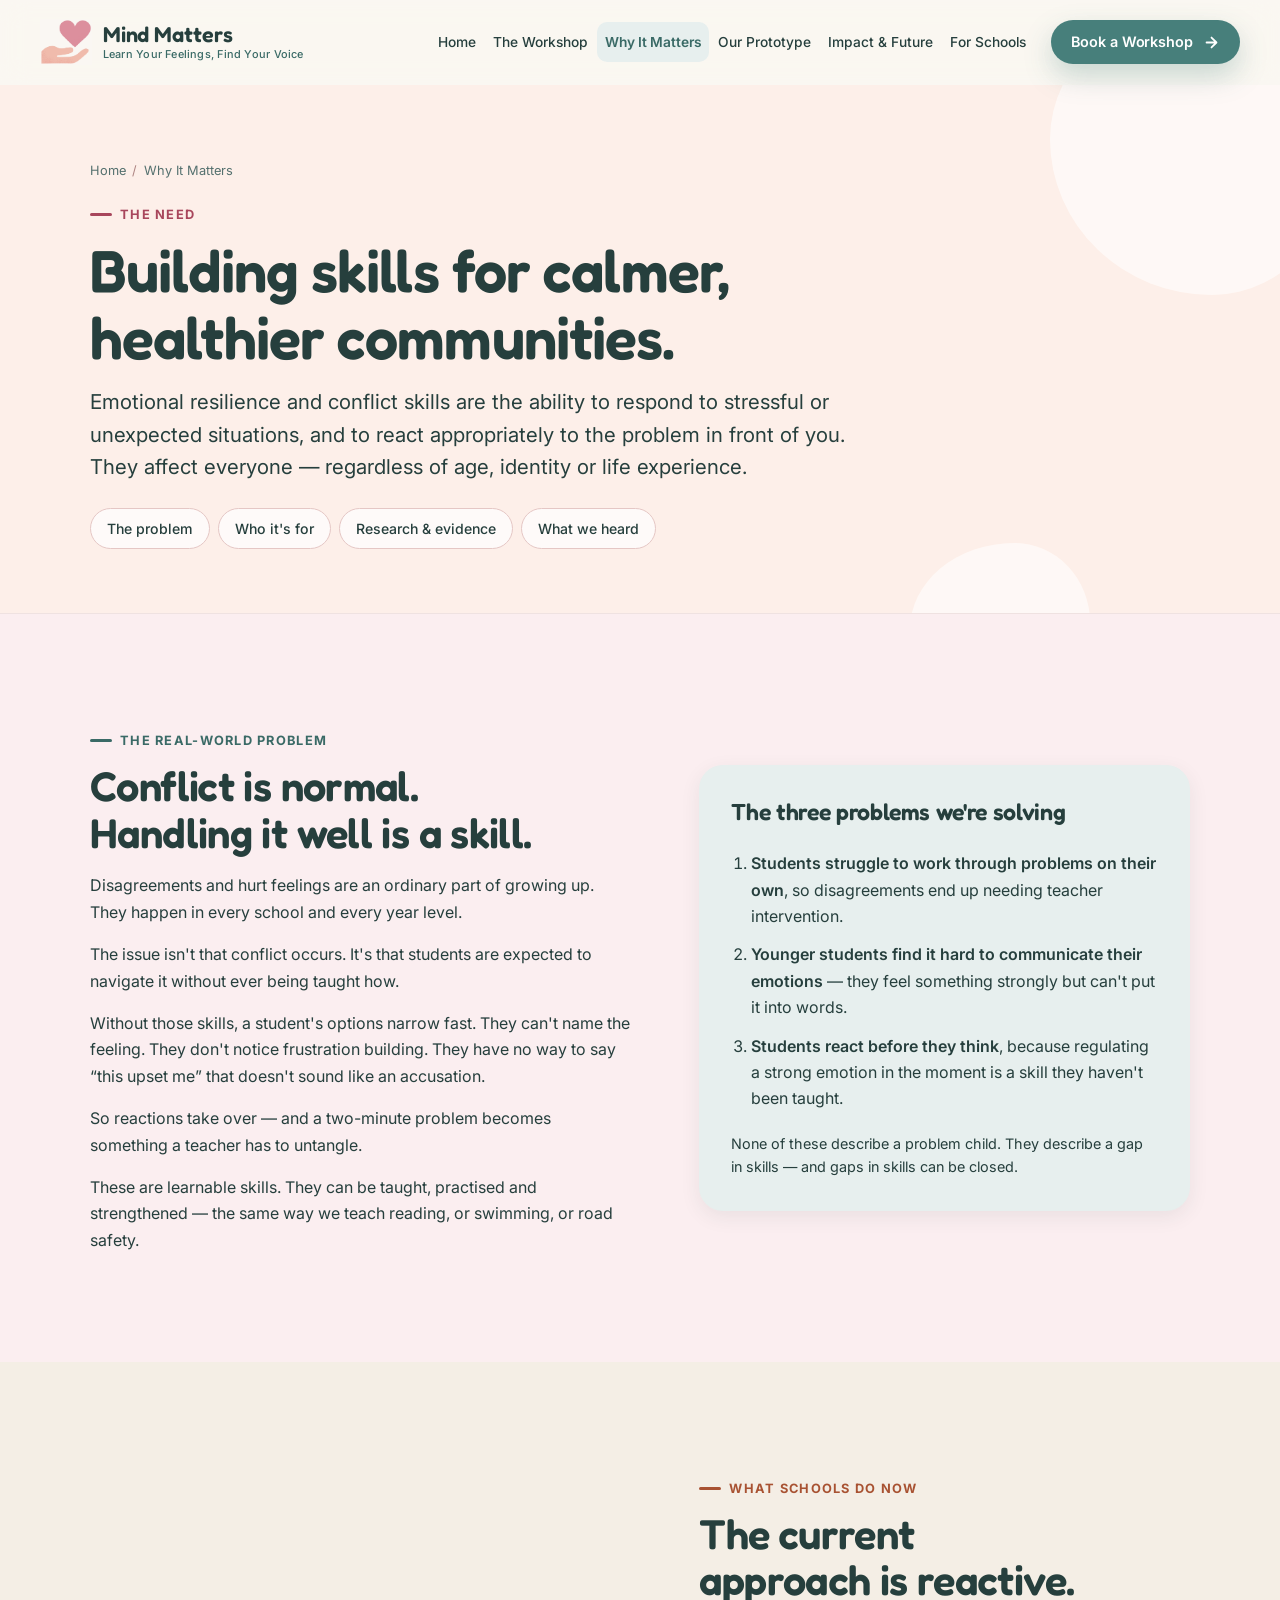
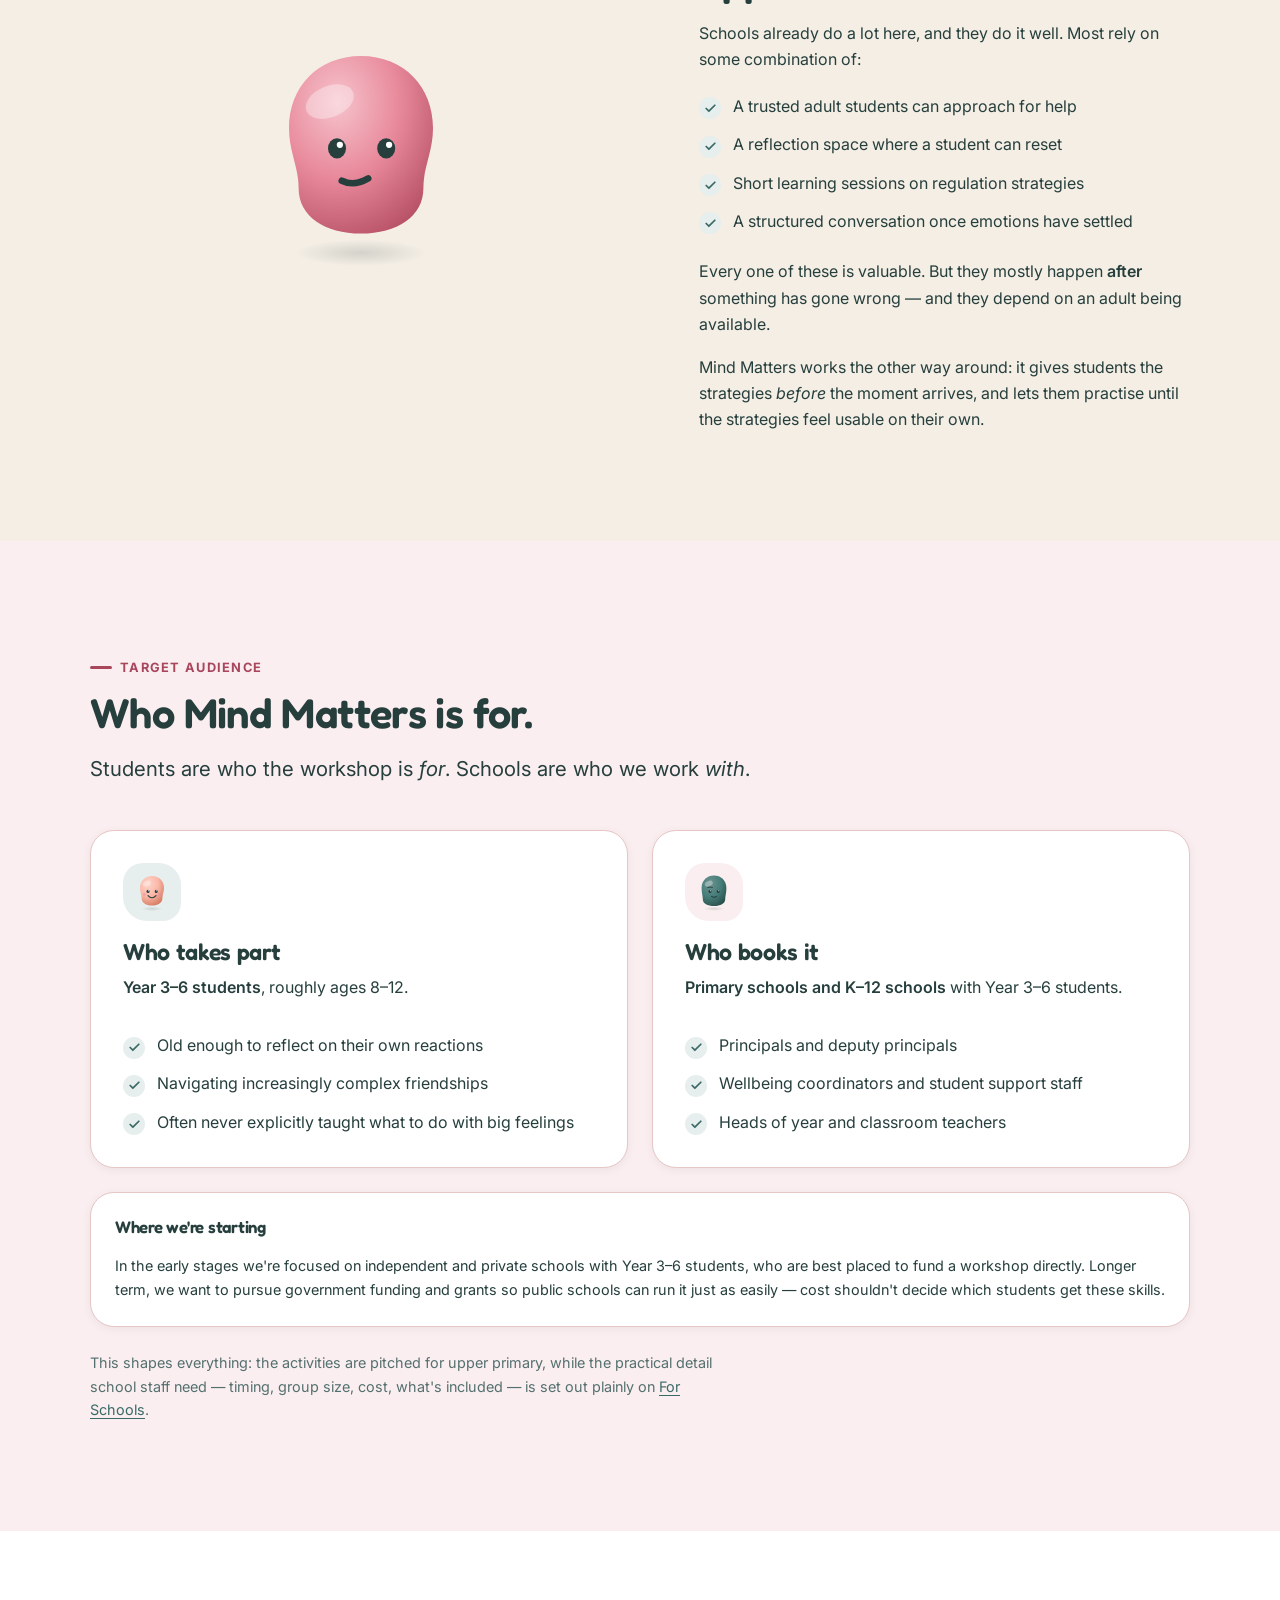
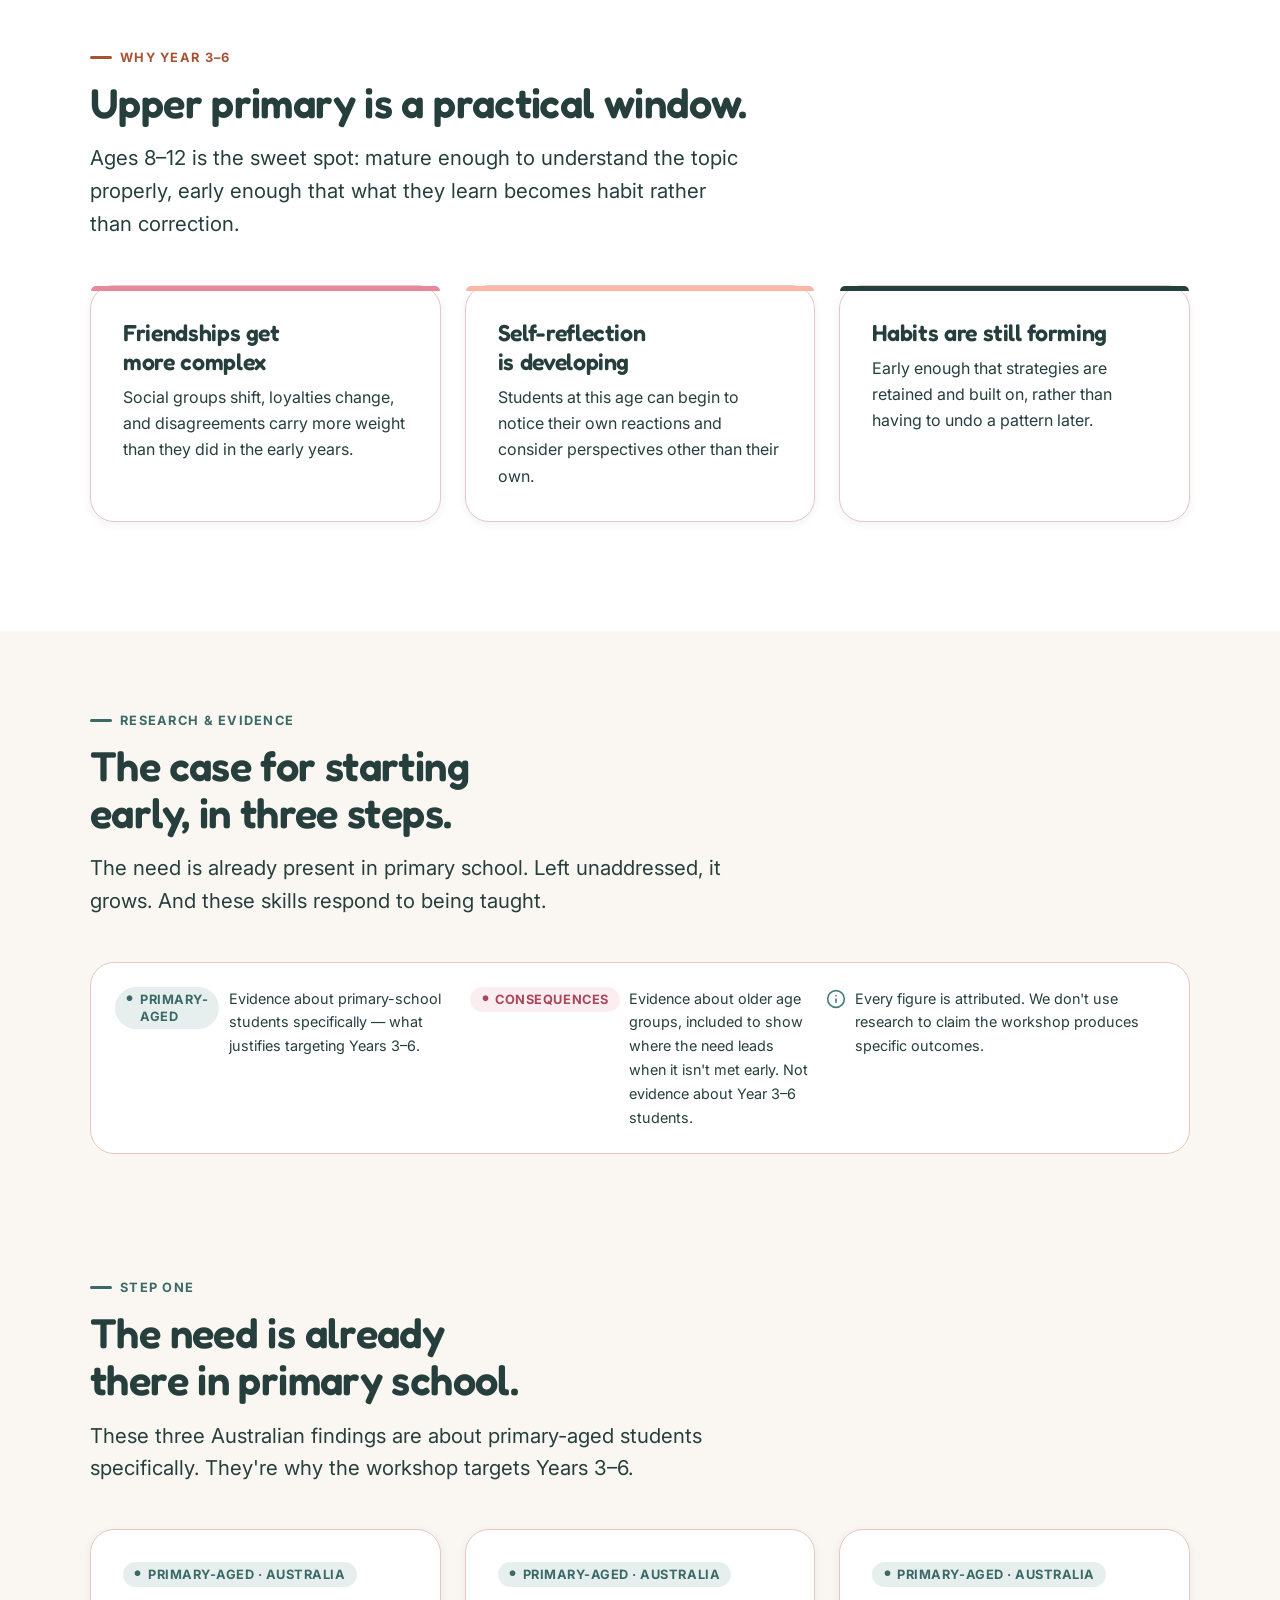
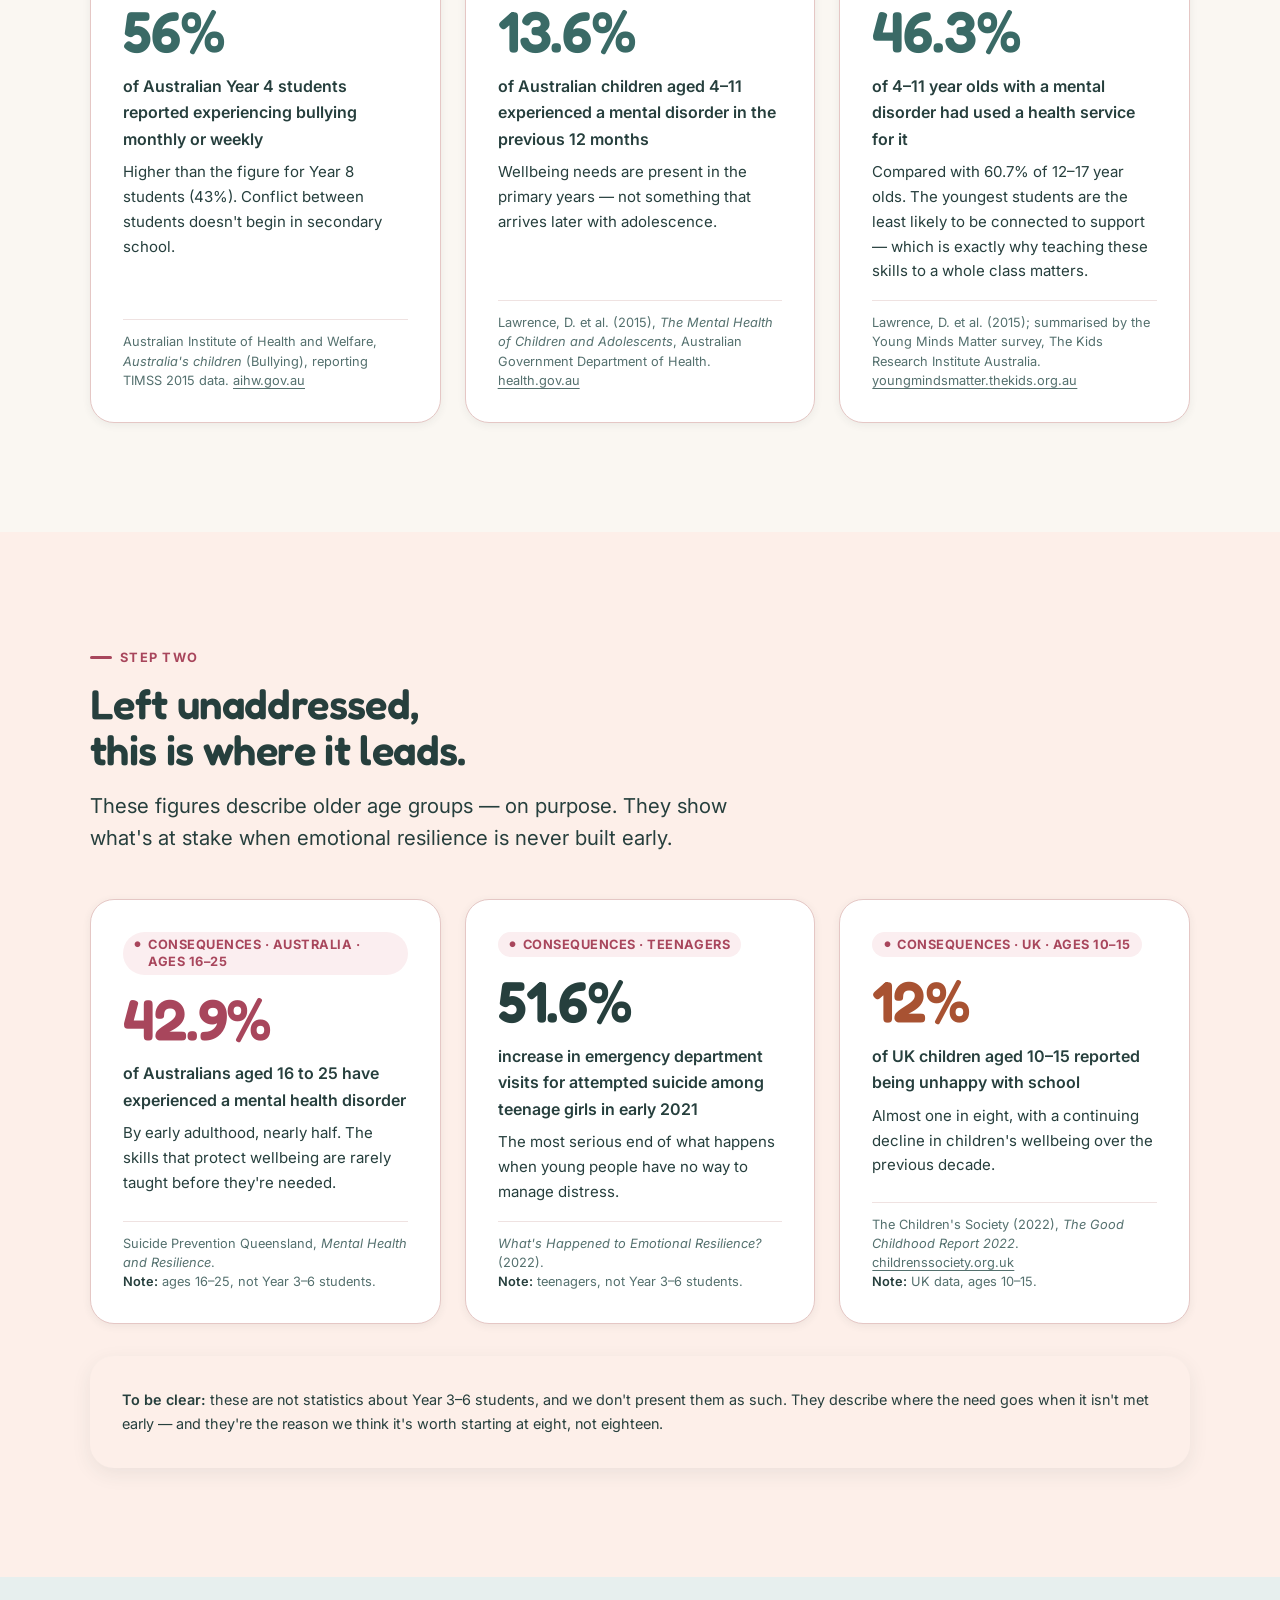
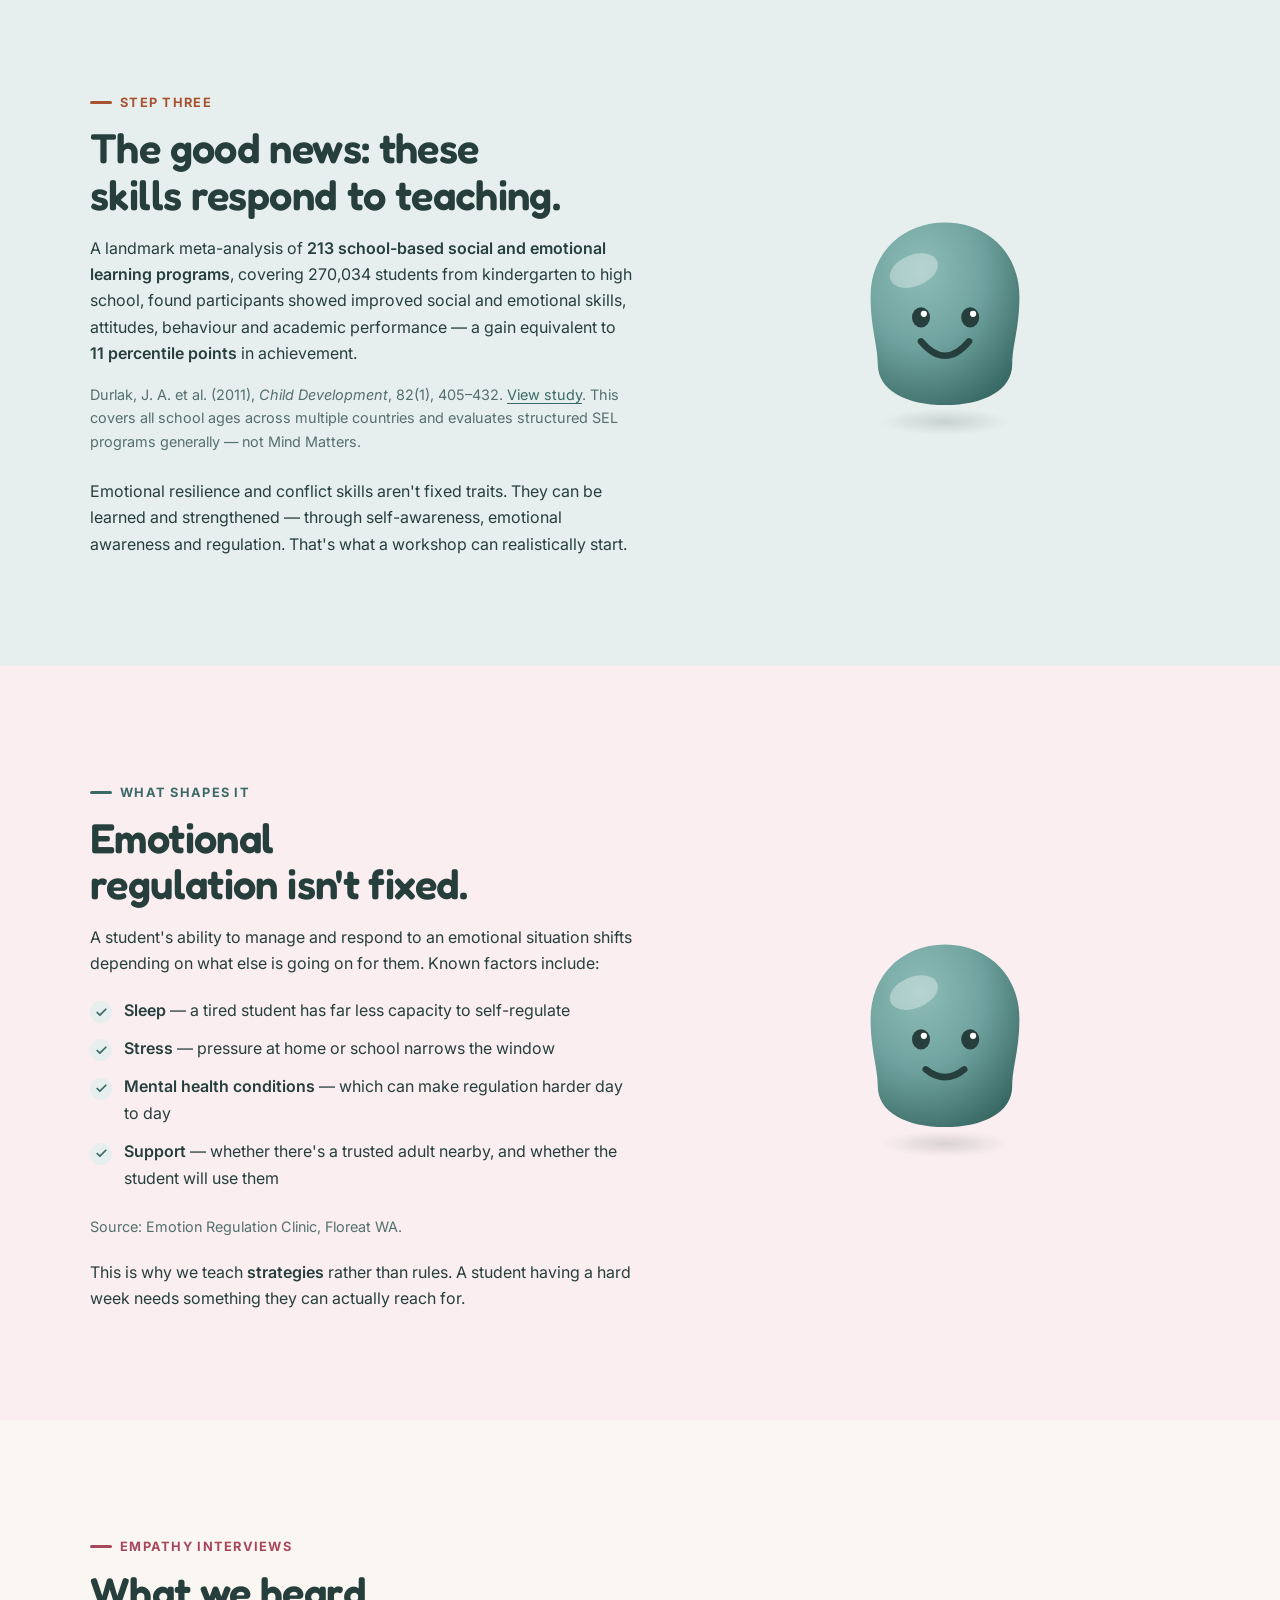
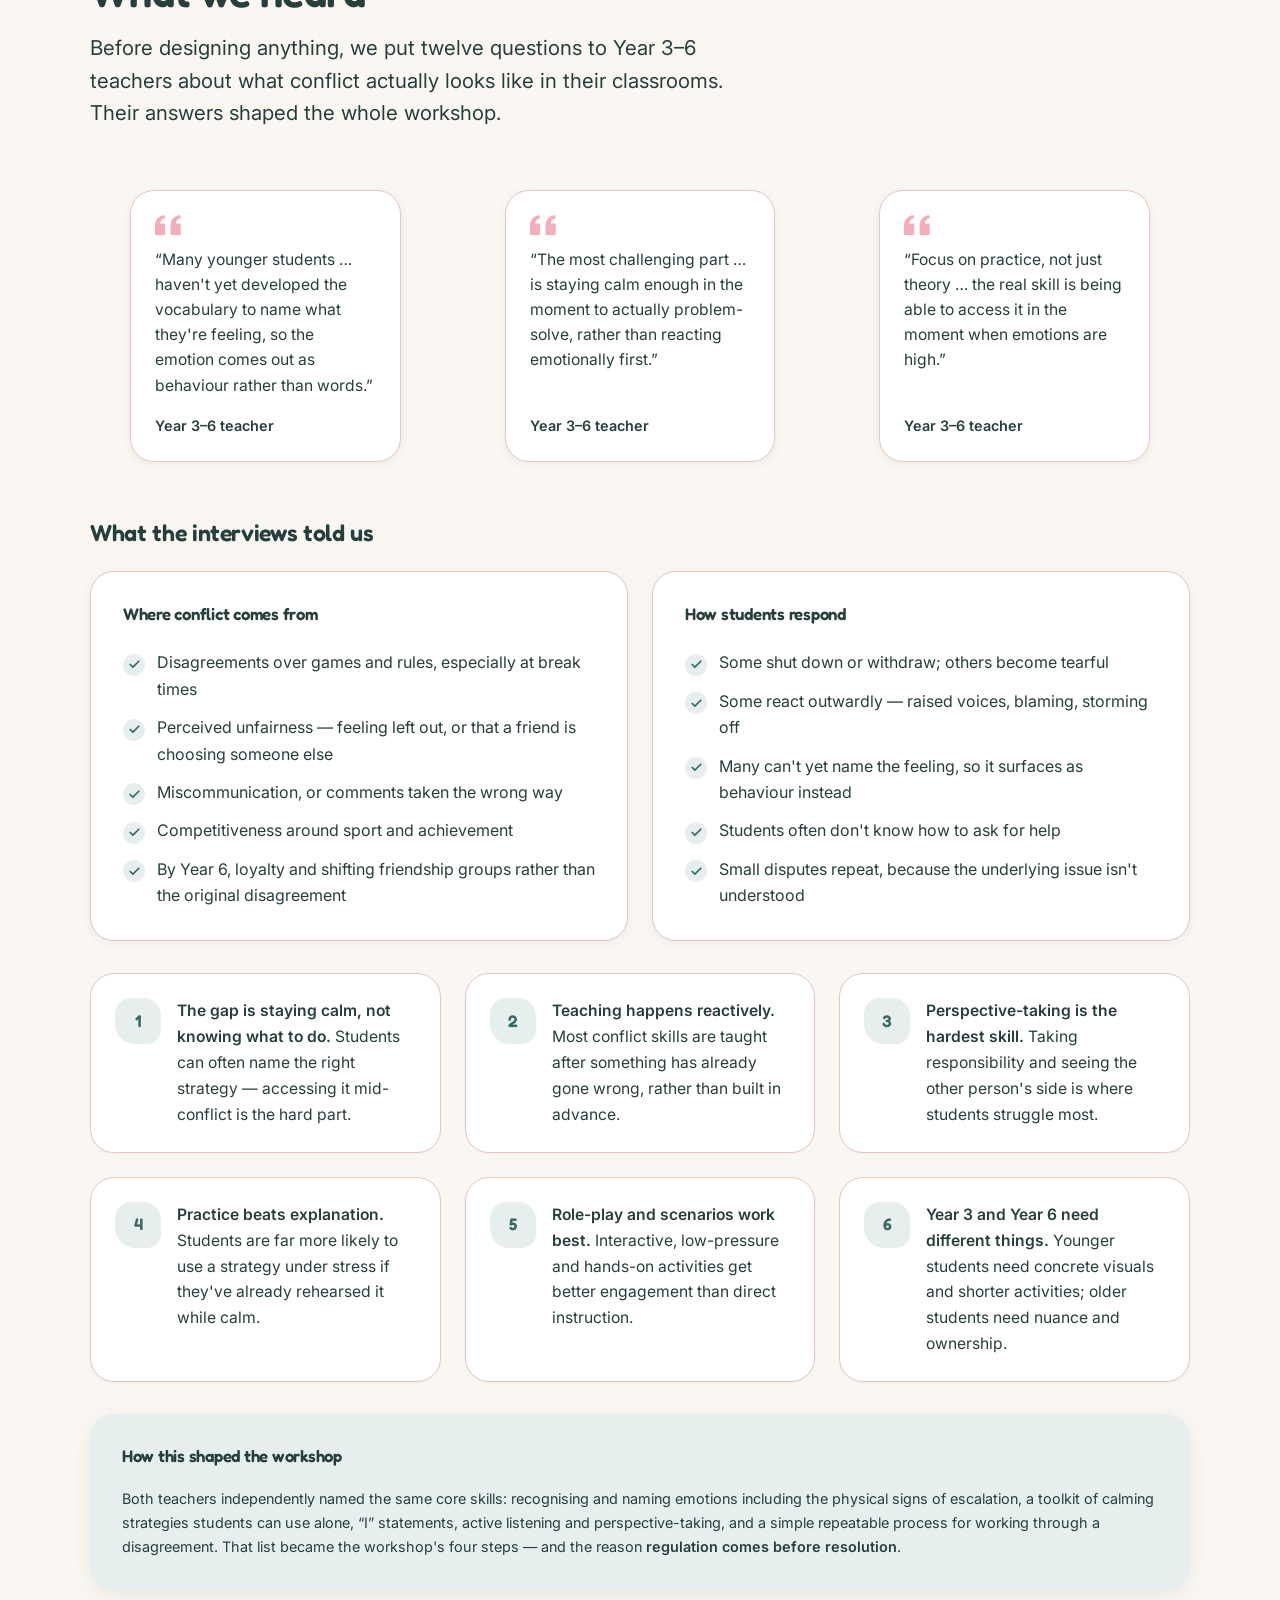
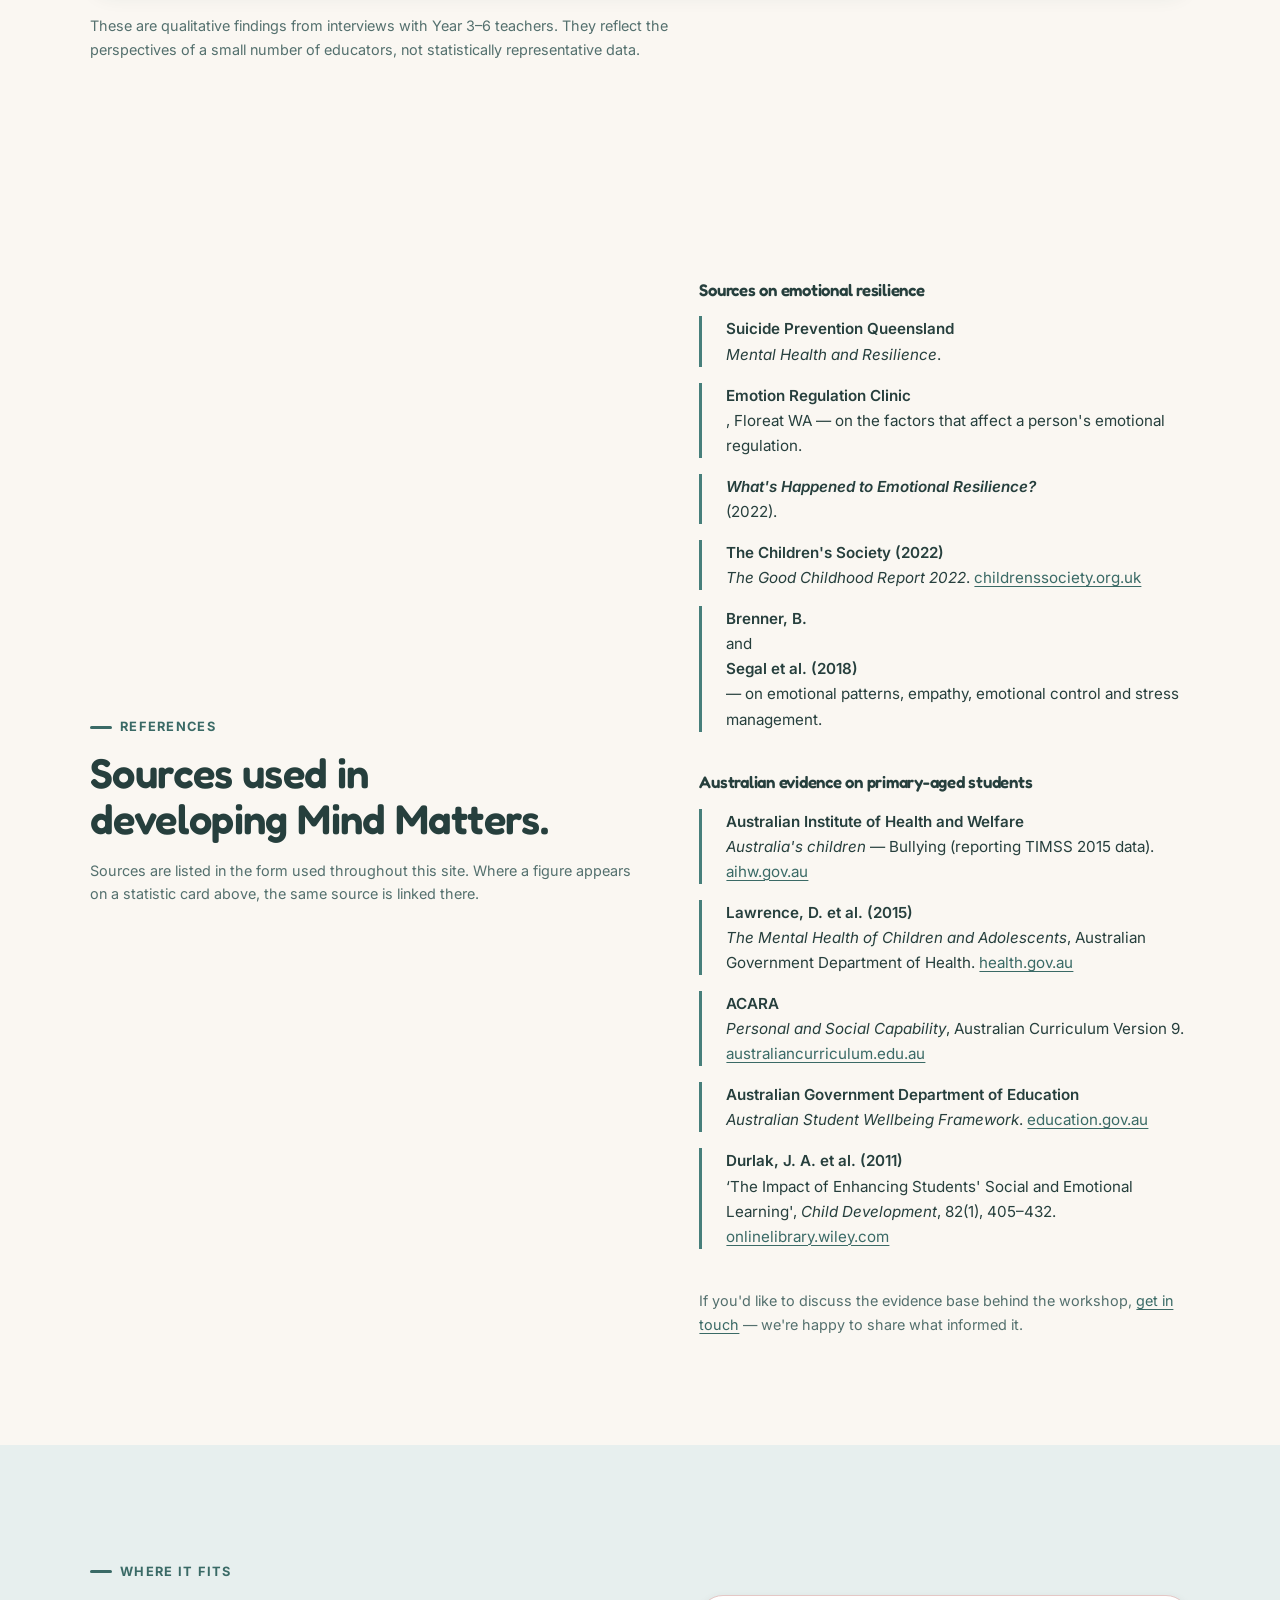
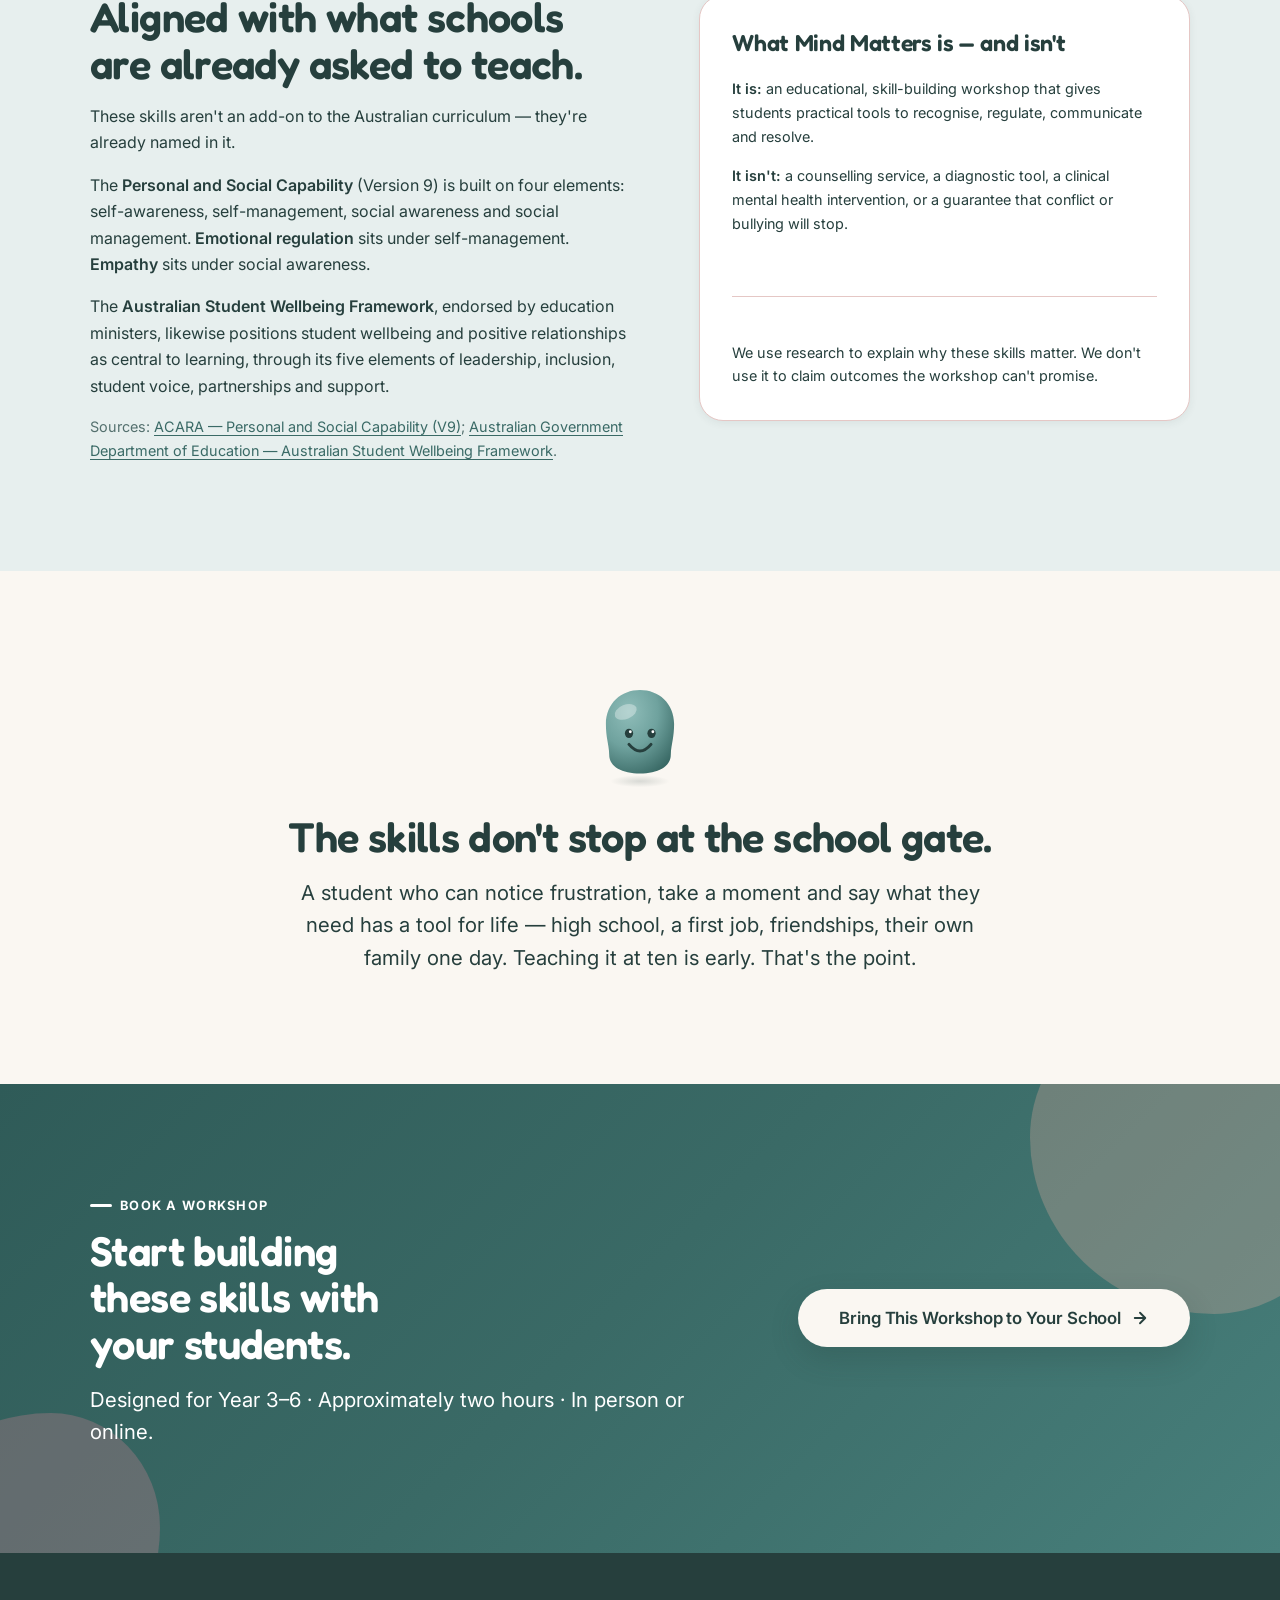
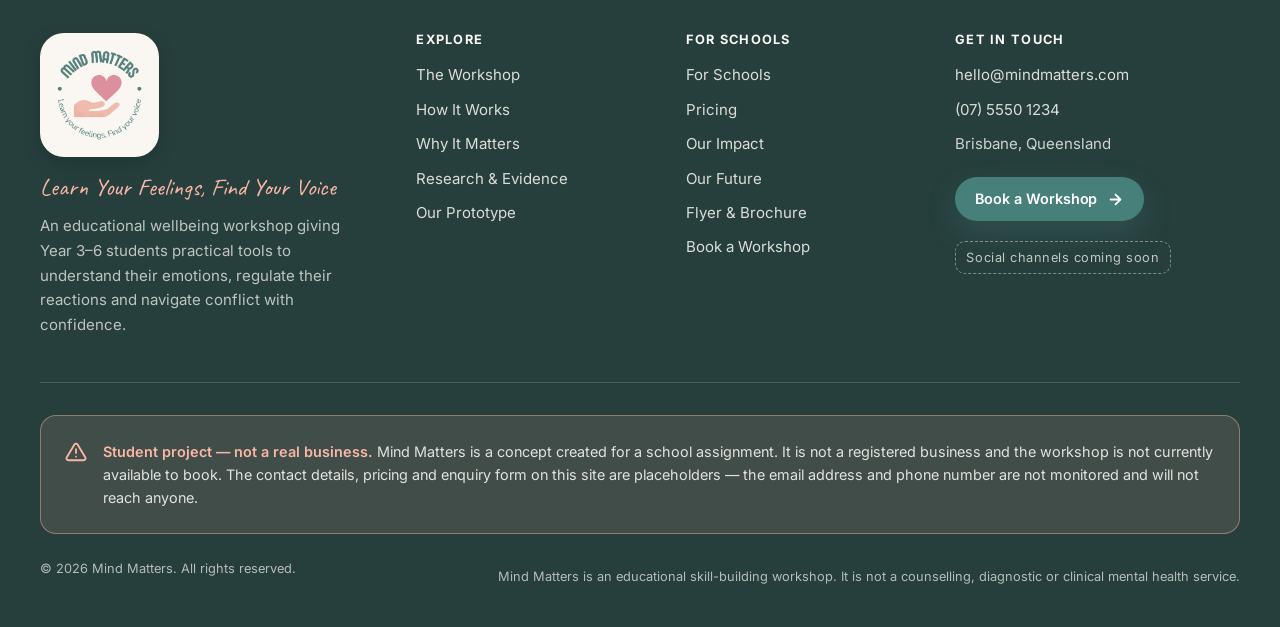
<file: why-it-matters.html>
<!DOCTYPE html>
<html lang="en-AU" class="no-js">
<head>
<meta charset="utf-8">
<meta name="viewport" content="width=device-width, initial-scale=1">
<title>Why It Matters — Mind Matters</title>
<meta name="description" content="Why emotional resilience, communication and conflict skills matter for Year 3–6 students — supported by Australian research on primary-aged children.">
<meta name="theme-color" content="#477F7B">
<meta property="og:site_name" content="Mind Matters">
<meta property="og:title" content="Why It Matters — Mind Matters">
<meta property="og:description" content="Why emotional resilience, communication and conflict skills matter for Year 3–6 students — supported by Australian research on primary-aged children.">
<meta property="og:type" content="website">
<link rel="icon" href="assets/illustrations/favicon.svg" type="image/svg+xml">
<link rel="preconnect" href="https://fonts.googleapis.com">
<link rel="preconnect" href="https://fonts.gstatic.com" crossorigin>
<link rel="stylesheet" href="https://fonts.googleapis.com/css2?family=Caveat:wght@600;700&family=Fredoka:wght@400;500;600;700&family=Inter:wght@400;500;600;700&display=swap">
<link rel="stylesheet" href="css/base.css?v=202610272023">
<link rel="stylesheet" href="css/components.css?v=202610272023">
<link rel="stylesheet" href="css/pages.css?v=202610272023">
</head>
<body>
<a class="skip-link" href="#main">Skip to main content</a>

<!-- Header is rendered by js/site.js from js/content.js -->
<header id="site-header"></header>

<noscript>
  <div class="wrap" style="padding:1rem 0">
    <p><strong>Mind Matters</strong> —
      <a href="index.html">Home</a> ·
      <a href="workshop.html">The Workshop</a> ·
      <a href="workshop.html#how-it-works">How It Works</a> ·
      <a href="why-it-matters.html">Why It Matters</a> ·
      <a href="why-it-matters.html#research">Research</a> ·
      <a href="for-schools.html">For Schools</a> ·
      <a href="for-schools.html#pricing">Pricing</a> ·
      <a href="impact.html#future">Our Vision</a> ·
      <a href="contact.html">Contact</a>
    </p>
  </div>
</noscript>

<main id="main">

<section class="page-head page-head--peach">
  <span class="page-head__shape page-head__shape--a float-slow" aria-hidden="true"></span>
  <span class="page-head__shape page-head__shape--b float" aria-hidden="true"></span>
  <div class="wrap">
    <div class="page-head__inner">
      <ul class="crumbs"><li><a href="index.html">Home</a></li><li>Why It Matters</li></ul>
      <p class="eyebrow eyebrow--rose">The need</p>
      <h1>Building skills for calmer, healthier communities.</h1>
      <p class="lead">
        Emotional resilience and conflict skills are the ability to respond to stressful
        or unexpected situations, and to react appropriately to the problem in front of
        you. They affect everyone — regardless of age, identity or life experience.
      </p>
          <nav class="jumpnav" aria-label="On this page">
        <a href="#problem">The problem</a>
        <a href="#audience">Who it's for</a>
        <a href="#research">Research & evidence</a>
        <a href="#interviews">What we heard</a>
      </nav>
</div>
  </div>
</section>

<!-- ======================= THE PROBLEM ======================= -->

<section id="problem" class="section section--rose">
  <div class="wrap">
    <div class="split">
      <div data-reveal>
        <p class="eyebrow">The real-world problem</p>
        <h2>Conflict is normal. Handling it well is a skill.</h2>
        <p>
          Disagreements and hurt feelings are an ordinary part of growing up. They happen
          in every school and every year level.
        </p>
        <p>
          The issue isn't that conflict occurs. It's that students are expected to navigate
          it without ever being taught how.
        </p>
        <p>
          Without those skills, a student's options narrow fast. They can't name the
          feeling. They don't notice frustration building. They have no way to say
          “this upset me” that doesn't sound like an accusation.
        </p>
        <p>
          So reactions take over — and a two-minute problem becomes something a teacher
          has to untangle.
        </p>
        <p>
          These are learnable skills. They can be taught, practised and strengthened —
          the same way we teach reading, or swimming, or road safety.
        </p>
      </div>

      <div data-reveal style="--reveal-delay:100ms">
        <div class="card card--fill card--teal">
          <h3>The three problems we're solving</h3>
          <ol style="margin:1rem 0 0;padding-left:1.25rem">
            <li style="margin-bottom:.75rem">
              <strong>Students struggle to work through problems on their own</strong>, so
              disagreements end up needing teacher intervention.
            </li>
            <li style="margin-bottom:.75rem">
              <strong>Younger students find it hard to communicate their emotions</strong> —
              they feel something strongly but can't put it into words.
            </li>
            <li>
              <strong>Students react before they think</strong>, because regulating a strong
              emotion in the moment is a skill they haven't been taught.
            </li>
          </ol>
          <p class="small muted" style="margin-top:1.25rem">
            None of these describe a problem child. They describe a gap in skills —
            and gaps in skills can be closed.
          </p>
        </div>
      </div>
    </div>
  </div>
</section>

<!-- ======================= EXISTING ALTERNATIVES ======================= -->
<section class="section section--cream">
  <div class="wrap">
    <div class="split split--reverse">
      <div data-reveal>
        <p class="eyebrow eyebrow--peach">What schools do now</p>
        <h2>The current approach is reactive.</h2>
        <p>
          Schools already do a lot here, and they do it well. Most rely on some combination of:
        </p>
        <ul class="ticks ticks--teal" style="margin-top:1.25rem">
          <li>A trusted adult students can approach for help</li>
          <li>A reflection space where a student can reset</li>
          <li>Short learning sessions on regulation strategies</li>
          <li>A structured conversation once emotions have settled</li>
        </ul>
        <p style="margin-top:1.5rem">
          Every one of these is valuable. But they mostly happen <strong>after</strong>
          something has gone wrong — and they depend on an adult being available.
        </p>
        <p>
          Mind Matters works the other way around: it gives students the strategies
          <em>before</em> the moment arrives, and lets them practise until the strategies
          feel usable on their own.
        </p>
      </div>
      <div data-reveal style="--reveal-delay:100ms">
        <img class="illus float-slow" src="assets/illustrations/blob-thinking.svg" alt="" aria-hidden="true" style="max-width:240px">
      </div>
    </div>
  </div>
</section>

<!-- ======================= TARGET AUDIENCE ======================= -->

<section id="audience" class="section section--rose">
  <div class="wrap">
    <div class="section-head" data-reveal>
      <p class="eyebrow eyebrow--rose">Target audience</p>
      <h2>Who Mind Matters is for.</h2>
      <p class="lead">
        Students are who the workshop is <em>for</em>. Schools are who we work <em>with</em>.
      </p>
    </div>

    <div class="grid grid--2">
      <div class="card" data-reveal>
        <span class="card__icon card--teal" aria-hidden="true" style="background:var(--mm-teal-tint)">
          <img src="assets/illustrations/blob-happy.svg" alt="">
        </span>
        <h3>Who takes part</h3>
        <p><strong>Year 3–6 students</strong>, roughly ages 8–12.</p>
        <ul class="ticks ticks--teal" style="margin-top:1rem">
          <li>Old enough to reflect on their own reactions</li>
          <li>Navigating increasingly complex friendships</li>
          <li>Often never explicitly taught what to do with big feelings</li>
        </ul>
      </div>

      <div class="card" data-reveal style="--reveal-delay:80ms">
        <span class="card__icon" aria-hidden="true" style="background:var(--mm-rose-tint)">
          <img src="assets/illustrations/blob-listening.svg" alt="">
        </span>
        <h3>Who books it</h3>
        <p><strong>Primary schools and K–12 schools</strong> with Year 3–6 students.</p>
        <ul class="ticks ticks--teal" style="margin-top:1rem">
          <li>Principals and deputy principals</li>
          <li>Wellbeing coordinators and student support staff</li>
          <li>Heads of year and classroom teachers</li>
        </ul>
      </div>
    </div>

    <div class="card card--compact" style="margin-top:1.5rem" data-reveal>
      <h3 style="font-size:1.05rem">Where we're starting</h3>
      <p class="small" style="margin-top:.5rem">
        In the early stages we're focused on independent and private schools with Year 3–6
        students, who are best placed to fund a workshop directly. Longer term, we want to
        pursue government funding and grants so public schools can run it just as easily —
        cost shouldn't decide which students get these skills.
      </p>
    </div>

    <p class="small muted" style="margin-top:1.5rem;max-width:70ch" data-reveal>
      This shapes everything: the activities are pitched for upper primary, while the
      practical detail school staff need — timing, group size, cost, what's included —
      is set out plainly on <a href="for-schools.html">For Schools</a>.
    </p>
  </div>
</section>

<!-- ======================= WHY UPPER PRIMARY ======================= -->

<section class="section section--white">
  <div class="wrap">
    <div class="section-head" data-reveal>
      <p class="eyebrow eyebrow--peach">Why Year 3–6</p>
      <h2>Upper primary is a practical window.</h2>
      <p class="lead">
        Ages 8–12 is the sweet spot: mature enough to understand the topic properly,
        early enough that what they learn becomes habit rather than correction.
      </p>
    </div>

    <div class="grid grid--3">
      <article class="card card--hover card--rose card--topbar" data-reveal>
        <h3>Friendships get more complex</h3>
        <p>Social groups shift, loyalties change, and disagreements carry more weight than they did in the early years.</p>
      </article>
      <article class="card card--hover card--peach card--topbar" data-reveal style="--reveal-delay:80ms">
        <h3>Self-reflection is developing</h3>
        <p>Students at this age can begin to notice their own reactions and consider perspectives other than their own.</p>
      </article>
      <article class="card card--hover card--deep card--topbar" data-reveal style="--reveal-delay:160ms">
        <h3>Habits are still forming</h3>
        <p>Early enough that strategies are retained and built on, rather than having to undo a pattern later.</p>
      </article>
    </div>
  </div>
</section>

<!-- ======================= EVIDENCE INTRO ======================= -->
<section id="research" class="section section--tight">
  <div class="wrap">
    <div class="section-head" data-reveal>
      <p class="eyebrow">Research &amp; evidence</p>
      <h2>The case for starting early, in three steps.</h2>
      <p class="lead">
        The need is already present in primary school. Left unaddressed, it grows. And
        these skills respond to being taught.
      </p>
    </div>

    <div class="evidence-legend" data-reveal>
      <div>
        <span class="scope-pill scope-pill--primary" style="margin:0">Primary-aged</span>
        <span>Evidence about primary-school students specifically — what justifies targeting Years 3–6.</span>
      </div>
      <div>
        <span class="scope-pill scope-pill--broad" style="margin:0">Consequences</span>
        <span>Evidence about older age groups, included to show where the need leads when it isn't met early. Not evidence about Year 3–6 students.</span>
      </div>
      <div>
        <svg width="20" height="20" viewBox="0 0 24 24" fill="none" stroke="var(--mm-teal)" stroke-width="2" stroke-linecap="round" style="flex:none;margin-top:2px" aria-hidden="true"><circle cx="12" cy="12" r="10"/><path d="M12 16v-4M12 8h.01"/></svg>
        <span>Every figure is attributed. We don't use research to claim the workshop produces specific outcomes.</span>
      </div>
    </div>
  </div>
</section>

<!-- ======================= EVIDENCE: IT STARTS EARLY ======================= -->
<section class="section section--flush-top">
  <div class="wrap">
    <div class="section-head" data-reveal>
      <p class="eyebrow eyebrow--teal">Step one</p>
      <h2>The need is already there in primary school.</h2>
      <p class="lead">
        These three Australian findings are about primary-aged students specifically.
        They're why the workshop targets Years 3–6.
      </p>
    </div>

    <div class="grid grid--3">

      <article class="stat stat--teal" data-reveal>
        <span class="scope-pill scope-pill--primary">Primary-aged · Australia</span>
        <p class="stat__figure"><span data-count-to="56" data-count-suffix="%">56%</span></p>
        <p class="stat__label">of Australian Year 4 students reported experiencing bullying monthly or weekly</p>
        <p class="stat__body">
          Higher than the figure for Year 8 students (43%). Conflict between students
          doesn't begin in secondary school.
        </p>
        <p class="stat__source">
          Australian Institute of Health and Welfare, <em>Australia's children</em> (Bullying),
          reporting TIMSS 2015 data.
          <a href="https://www.aihw.gov.au/reports/children-youth/australias-children/contents/justice-safety/bullying" target="_blank" rel="noopener">aihw.gov.au</a>
        </p>
      </article>

      <article class="stat stat--teal" data-reveal style="--reveal-delay:80ms">
        <span class="scope-pill scope-pill--primary">Primary-aged · Australia</span>
        <p class="stat__figure"><span data-count-to="13" data-count-suffix=".6%">13.6%</span></p>
        <p class="stat__label">of Australian children aged 4–11 experienced a mental disorder in the previous 12 months</p>
        <p class="stat__body">
          Wellbeing needs are present in the primary years — not something that arrives
          later with adolescence.
        </p>
        <p class="stat__source">
          Lawrence, D. et al. (2015), <em>The Mental Health of Children and Adolescents</em>,
          Australian Government Department of Health.
          <a href="https://www.health.gov.au/sites/default/files/documents/2020/11/the-mental-health-of-children-and-adolescents_0.pdf" target="_blank" rel="noopener">health.gov.au</a>
        </p>
      </article>

      <article class="stat stat--teal" data-reveal style="--reveal-delay:160ms">
        <span class="scope-pill scope-pill--primary">Primary-aged · Australia</span>
        <p class="stat__figure"><span data-count-to="46" data-count-suffix=".3%">46.3%</span></p>
        <p class="stat__label">of 4–11 year olds with a mental disorder had used a health service for it</p>
        <p class="stat__body">
          Compared with 60.7% of 12–17 year olds. The youngest students are the least
          likely to be connected to support — which is exactly why teaching these skills
          to a whole class matters.
        </p>
        <p class="stat__source">
          Lawrence, D. et al. (2015); summarised by the Young Minds Matter survey,
          The Kids Research Institute Australia.
          <a href="https://youngmindsmatter.thekids.org.au/our-research/prevalence-of-mental-disorders/" target="_blank" rel="noopener">youngmindsmatter.thekids.org.au</a>
        </p>
      </article>

    </div>
  </div>
</section>

<!-- ======================= EVIDENCE: THE CONSEQUENCES ======================= -->
<section class="section section--peach">
  <div class="wrap">
    <div class="section-head" data-reveal>
      <p class="eyebrow eyebrow--rose">Step two</p>
      <h2>Left unaddressed, this is where it leads.</h2>
      <p class="lead">
        These figures describe older age groups — on purpose. They show what's at stake
        when emotional resilience is never built early.
      </p>
    </div>

    <div class="grid grid--3">

      <article class="stat stat--rose" data-reveal>
        <span class="scope-pill scope-pill--broad">Consequences · Australia · Ages 16–25</span>
        <p class="stat__figure"><span data-count-to="42" data-count-suffix=".9%">42.9%</span></p>
        <p class="stat__label">of Australians aged 16 to 25 have experienced a mental health disorder</p>
        <p class="stat__body">
          By early adulthood, nearly half. The skills that protect wellbeing are rarely
          taught before they're needed.
        </p>
        <p class="stat__source">
          Suicide Prevention Queensland, <em>Mental Health and Resilience</em>.
          <br><strong>Note:</strong> ages 16–25, not Year 3–6 students.
        </p>
      </article>

      <article class="stat stat--deep" data-reveal style="--reveal-delay:80ms">
        <span class="scope-pill scope-pill--broad">Consequences · Teenagers</span>
        <p class="stat__figure"><span data-count-to="51" data-count-suffix=".6%">51.6%</span></p>
        <p class="stat__label">increase in emergency department visits for attempted suicide among teenage girls in early 2021</p>
        <p class="stat__body">
          The most serious end of what happens when young people have no way to manage
          distress.
        </p>
        <p class="stat__source">
          <em>What's Happened to Emotional Resilience?</em> (2022).
          <br><strong>Note:</strong> teenagers, not Year 3–6 students.
        </p>
      </article>

      <article class="stat stat--peach" data-reveal style="--reveal-delay:160ms">
        <span class="scope-pill scope-pill--broad">Consequences · UK · Ages 10–15</span>
        <p class="stat__figure"><span data-count-to="12" data-count-suffix="%">12%</span></p>
        <p class="stat__label">of UK children aged 10–15 reported being unhappy with school</p>
        <p class="stat__body">
          Almost one in eight, with a continuing decline in children's wellbeing over the
          previous decade.
        </p>
        <p class="stat__source">
          The Children's Society (2022), <em>The Good Childhood Report 2022</em>.
          <a href="https://www.childrenssociety.org.uk/information/professionals/resources/good-childhood-report-2022" target="_blank" rel="noopener">childrenssociety.org.uk</a>
          <br><strong>Note:</strong> UK data, ages 10–15.
        </p>
      </article>

    </div>

    <div class="card card--fill card--peach" style="margin-top:2rem" data-reveal>
      <p class="small" style="margin:0">
        <strong>To be clear:</strong> these are not statistics about Year 3–6 students, and
        we don't present them as such. They describe where the need goes when it isn't met
        early — and they're the reason we think it's worth starting at eight, not eighteen.
      </p>
    </div>
  </div>
</section>

<!-- ======================= EVIDENCE: IT'S TEACHABLE ======================= -->
<section class="section section--teal">
  <div class="wrap">
    <div class="split">
      <div data-reveal>
        <p class="eyebrow eyebrow--peach">Step three</p>
        <h2>The good news: these skills respond to teaching.</h2>
        <p>
          A landmark meta-analysis of <strong>213 school-based social and emotional
          learning programs</strong>, covering 270,034 students from kindergarten to high
          school, found participants showed improved social and emotional skills,
          attitudes, behaviour and academic performance — a gain equivalent to
          <strong>11 percentile points</strong> in achievement.
        </p>
        <p class="small muted">
          Durlak, J. A. et al. (2011), <em>Child Development</em>, 82(1), 405–432.
          <a href="https://onlinelibrary.wiley.com/doi/10.1111/j.1467-8624.2010.01564.x" target="_blank" rel="noopener">View study</a>.
          This covers all school ages across multiple countries and evaluates structured
          SEL programs generally — not Mind Matters.
        </p>
        <p style="margin-top:1.5rem">
          Emotional resilience and conflict skills aren't fixed traits. They can be
          learned and strengthened — through self-awareness, emotional awareness and
          regulation. That's what a workshop can realistically start.
        </p>
      </div>
      <div data-reveal style="--reveal-delay:100ms">
        <img class="illus float-slow" src="assets/illustrations/blob-proud.svg" alt="" aria-hidden="true" style="max-width:240px">
      </div>
    </div>
  </div>
</section>

<!-- ======================= WHAT AFFECTS REGULATION ======================= -->
<section class="section section--rose">
  <div class="wrap">
    <div class="split">
      <div data-reveal>
        <p class="eyebrow">What shapes it</p>
        <h2>Emotional regulation isn't fixed.</h2>
        <p>
          A student's ability to manage and respond to an emotional situation shifts
          depending on what else is going on for them. Known factors include:
        </p>
        <ul class="ticks ticks--teal" style="margin-top:1.25rem">
          <li><strong>Sleep</strong> — a tired student has far less capacity to self-regulate</li>
          <li><strong>Stress</strong> — pressure at home or school narrows the window</li>
          <li><strong>Mental health conditions</strong> — which can make regulation harder day to day</li>
          <li><strong>Support</strong> — whether there's a trusted adult nearby, and whether the student will use them</li>
        </ul>
        <p class="small muted" style="margin-top:1.5rem">
          Source: Emotion Regulation Clinic, Floreat WA.
        </p>
        <p style="margin-top:1.25rem">
          This is why we teach <strong>strategies</strong> rather than rules. A student
          having a hard week needs something they can actually reach for.
        </p>
      </div>
      <div data-reveal style="--reveal-delay:100ms">
        <img class="illus float-slow" src="assets/illustrations/blob-calm.svg" alt="" aria-hidden="true" style="max-width:240px">
      </div>
    </div>
  </div>
</section>

<!-- ======================= WHAT WE HEARD ======================= -->

<section id="interviews" class="section">
  <div class="wrap">
    <div class="section-head" data-reveal>
      <p class="eyebrow eyebrow--rose">Empathy interviews</p>
      <h2>What we heard</h2>
      <p class="lead">
        Before designing anything, we put twelve questions to Year 3–6 teachers about
        what conflict actually looks like in their classrooms. Their answers shaped the
        whole workshop.
      </p>
    </div>

    <div class="grid grid--3" style="margin-bottom:2.5rem">
      <figure class="quote" data-reveal>
        <blockquote class="quote__text">
          “Many younger students … haven't yet developed the vocabulary to name what they're
          feeling, so the emotion comes out as behaviour rather than words.”
        </blockquote>
        <figcaption class="quote__attrib">Year 3–6 teacher</figcaption>
      </figure>

      <figure class="quote" data-reveal style="--reveal-delay:80ms">
        <blockquote class="quote__text">
          “The most challenging part … is staying calm enough in the moment to actually
          problem-solve, rather than reacting emotionally first.”
        </blockquote>
        <figcaption class="quote__attrib">Year 3–6 teacher</figcaption>
      </figure>

      <figure class="quote" data-reveal style="--reveal-delay:160ms">
        <blockquote class="quote__text">
          “Focus on practice, not just theory … the real skill is being able to access it in
          the moment when emotions are high.”
        </blockquote>
        <figcaption class="quote__attrib">Year 3–6 teacher</figcaption>
      </figure>
    </div>

    <h3 style="margin-bottom:1.5rem" data-reveal>What the interviews told us</h3>

    <div class="grid grid--2" style="margin-bottom:2rem">
      <div class="card" data-reveal>
        <h3 style="font-size:1.05rem">Where conflict comes from</h3>
        <ul class="ticks ticks--teal" style="margin-top:1rem">
          <li>Disagreements over games and rules, especially at break times</li>
          <li>Perceived unfairness — feeling left out, or that a friend is choosing someone else</li>
          <li>Miscommunication, or comments taken the wrong way</li>
          <li>Competitiveness around sport and achievement</li>
          <li>By Year 6, loyalty and shifting friendship groups rather than the original disagreement</li>
        </ul>
      </div>

      <div class="card" data-reveal style="--reveal-delay:80ms">
        <h3 style="font-size:1.05rem">How students respond</h3>
        <ul class="ticks ticks--teal" style="margin-top:1rem">
          <li>Some shut down or withdraw; others become tearful</li>
          <li>Some react outwardly — raised voices, blaming, storming off</li>
          <li>Many can't yet name the feeling, so it surfaces as behaviour instead</li>
          <li>Students often don't know how to ask for help</li>
          <li>Small disputes repeat, because the underlying issue isn't understood</li>
        </ul>
      </div>
    </div>

    <div class="grid grid--3">
      <article class="finding" data-reveal>
        <span class="finding__num" aria-hidden="true">1</span>
        <p><strong>The gap is staying calm, not knowing what to do.</strong> Students can often name the right strategy — accessing it mid-conflict is the hard part.</p>
      </article>
      <article class="finding" data-reveal>
        <span class="finding__num" aria-hidden="true">2</span>
        <p><strong>Teaching happens reactively.</strong> Most conflict skills are taught after something has already gone wrong, rather than built in advance.</p>
      </article>
      <article class="finding" data-reveal>
        <span class="finding__num" aria-hidden="true">3</span>
        <p><strong>Perspective-taking is the hardest skill.</strong> Taking responsibility and seeing the other person's side is where students struggle most.</p>
      </article>
      <article class="finding" data-reveal>
        <span class="finding__num" aria-hidden="true">4</span>
        <p><strong>Practice beats explanation.</strong> Students are far more likely to use a strategy under stress if they've already rehearsed it while calm.</p>
      </article>
      <article class="finding" data-reveal>
        <span class="finding__num" aria-hidden="true">5</span>
        <p><strong>Role-play and scenarios work best.</strong> Interactive, low-pressure and hands-on activities get better engagement than direct instruction.</p>
      </article>
      <article class="finding" data-reveal>
        <span class="finding__num" aria-hidden="true">6</span>
        <p><strong>Year 3 and Year 6 need different things.</strong> Younger students need concrete visuals and shorter activities; older students need nuance and ownership.</p>
      </article>
    </div>

    <div class="card card--fill card--teal" style="margin-top:2rem" data-reveal>
      <h3 style="font-size:1.05rem">How this shaped the workshop</h3>
      <p class="small" style="margin-top:.75rem">
        Both teachers independently named the same core skills: recognising and naming
        emotions including the physical signs of escalation, a toolkit of calming
        strategies students can use alone, “I” statements, active listening and
        perspective-taking, and a simple repeatable process for working through a
        disagreement. That list became the workshop's four steps — and the reason
        <strong>regulation comes before resolution</strong>.
      </p>
    </div>

    <p class="small muted" style="margin-top:1.5rem;max-width:72ch" data-reveal>
      These are qualitative findings from interviews with Year 3–6 teachers. They reflect
      the perspectives of a small number of educators, not statistically representative data.
    </p>
  </div>
</section>

<!-- ======================= REFERENCES ======================= -->

<section class="section">
  <div class="wrap">
    <div class="split">
      <div data-reveal>
        <p class="eyebrow">References</p>
        <h2>Sources used in developing Mind Matters.</h2>
        <p class="small muted">
          Sources are listed in the form used throughout this site. Where a figure appears
          on a statistic card above, the same source is linked there.
        </p>
      </div>

      <div data-reveal style="--reveal-delay:100ms">
        <h3 style="font-size:1.05rem;margin-bottom:1rem">Sources on emotional resilience</h3>
        <ul class="sources" style="margin-bottom:2.5rem">
          <li><b>Suicide Prevention Queensland</b> <em>Mental Health and Resilience</em>.</li>
          <li><b>Emotion Regulation Clinic</b>, Floreat WA — on the factors that affect a person's emotional regulation.</li>
          <li><b><em>What's Happened to Emotional Resilience?</em></b> (2022).</li>
          <li>
            <b>The Children's Society (2022)</b> <em>The Good Childhood Report 2022</em>.
            <a href="https://www.childrenssociety.org.uk/information/professionals/resources/good-childhood-report-2022" target="_blank" rel="noopener">childrenssociety.org.uk</a>
          </li>
          <li><b>Brenner, B.</b> and <b>Segal et al. (2018)</b> — on emotional patterns, empathy, emotional control and stress management.</li>
        </ul>

        <h3 style="font-size:1.05rem;margin-bottom:1rem">Australian evidence on primary-aged students</h3>
        <ul class="sources" style="margin-bottom:2.5rem">
          <li>
            <b>Australian Institute of Health and Welfare</b> <em>Australia's children</em> — Bullying (reporting TIMSS 2015 data).
            <a href="https://www.aihw.gov.au/reports/children-youth/australias-children/contents/justice-safety/bullying" target="_blank" rel="noopener">aihw.gov.au</a>
          </li>
          <li>
            <b>Lawrence, D. et al. (2015)</b> <em>The Mental Health of Children and Adolescents</em>, Australian Government Department of Health.
            <a href="https://www.health.gov.au/sites/default/files/documents/2020/11/the-mental-health-of-children-and-adolescents_0.pdf" target="_blank" rel="noopener">health.gov.au</a>
          </li>
          <li>
            <b>ACARA</b> <em>Personal and Social Capability</em>, Australian Curriculum Version 9.
            <a href="https://www.australiancurriculum.edu.au/curriculum-information/understand-this-general-capability/personal-and-social-capability" target="_blank" rel="noopener">australiancurriculum.edu.au</a>
          </li>
          <li>
            <b>Australian Government Department of Education</b> <em>Australian Student Wellbeing Framework</em>.
            <a href="https://www.education.gov.au/student-resilience-and-wellbeing/australian-student-wellbeing-framework" target="_blank" rel="noopener">education.gov.au</a>
          </li>
          <li>
            <b>Durlak, J. A. et al. (2011)</b> ‘The Impact of Enhancing Students' Social and Emotional Learning', <em>Child Development</em>, 82(1), 405–432.
            <a href="https://onlinelibrary.wiley.com/doi/10.1111/j.1467-8624.2010.01564.x" target="_blank" rel="noopener">onlinelibrary.wiley.com</a>
          </li>
        </ul>

        <p class="small muted" style="margin-top:2rem">
          If you'd like to discuss the evidence base behind the workshop,
          <a href="contact.html">get in touch</a> — we're happy to share what informed it.
        </p>
      </div>
    </div>
  </div>
</section>

<section class="section section--teal">
  <div class="wrap">
    <div class="split">
      <div data-reveal>
        <p class="eyebrow">Where it fits</p>
        <h2>Aligned with what schools are already asked to teach.</h2>
        <p>
          These skills aren't an add-on to the Australian curriculum — they're already
          named in it.
        </p>
        <p>
          The <strong>Personal and Social Capability</strong> (Version 9) is built on four
          elements: self-awareness, self-management, social awareness and social management.
          <strong>Emotional regulation</strong> sits under self-management.
          <strong>Empathy</strong> sits under social awareness.
        </p>
        <p>
          The <strong>Australian Student Wellbeing Framework</strong>, endorsed by education
          ministers, likewise positions student wellbeing and positive relationships as
          central to learning, through its five elements of leadership, inclusion, student
          voice, partnerships and support.
        </p>
        <p class="small muted">
          Sources:
          <a href="https://www.australiancurriculum.edu.au/curriculum-information/understand-this-general-capability/personal-and-social-capability" target="_blank" rel="noopener">ACARA — Personal and Social Capability (V9)</a>;
          <a href="https://www.education.gov.au/student-resilience-and-wellbeing/australian-student-wellbeing-framework" target="_blank" rel="noopener">Australian Government Department of Education — Australian Student Wellbeing Framework</a>.
        </p>
      </div>

      <div data-reveal style="--reveal-delay:100ms">
        <div class="card">
          <h3>What Mind Matters is — and isn't</h3>
          <p class="small" style="margin-top:.75rem"><strong>It is:</strong> an educational, skill-building workshop that gives students practical tools to recognise, regulate, communicate and resolve.</p>
          <p class="small"><strong>It isn't:</strong> a counselling service, a diagnostic tool, a clinical mental health intervention, or a guarantee that conflict or bullying will stop.</p>
          <hr>
          <p class="small muted">
            We use research to explain why these skills matter. We don't use it to claim
            outcomes the workshop can't promise.
          </p>
        </div>
      </div>
    </div>
  </div>
</section>

<!-- ======================= BEYOND SCHOOL ======================= -->

<section class="section">
  <div class="wrap wrap--text text-center" data-reveal>
    <img src="assets/illustrations/blob-proud.svg" alt="" aria-hidden="true" width="110" height="110" style="margin:0 auto 1.5rem" class="float-slow">
    <h2>The skills don't stop at the school gate.</h2>
    <p class="lead">
      A student who can notice frustration, take a moment and say what they need has a
      tool for life — high school, a first job, friendships, their own family one day.
      Teaching it at ten is early. That's the point.
    </p>
  </div>
</section>

<section class="cta-band">
  <span class="cta-band__shape cta-band__shape--a float-slow" aria-hidden="true"></span>
  <span class="cta-band__shape cta-band__shape--b float" aria-hidden="true"></span>
  <div class="wrap cta-band__inner">
    <div data-reveal>
      <p class="eyebrow eyebrow--light">Book a workshop</p>
      <h2>Start building these skills with your students.</h2>
      <p class="lead" style="color:#FFFFFF">Designed for Year 3–6 · Approximately two hours · In person or online.</p>
    </div>
    <div data-reveal style="--reveal-delay:100ms">
      <a class="btn btn--on-colour btn--lg btn--block" href="contact.html">Bring This Workshop to Your School
        <svg class="btn__arrow" width="18" height="18" viewBox="0 0 24 24" fill="none" stroke="currentColor" stroke-width="2.5" stroke-linecap="round" stroke-linejoin="round" aria-hidden="true"><path d="M5 12h13M12 5l7 7-7 7"/></svg>
      </a>
    </div>
  </div>
</section>

</main>

<!-- Footer is rendered by js/site.js from js/content.js -->
<footer id="site-footer"></footer>

<script src="js/content.js?v=202610272023"></script>
<script src="js/site.js?v=202610272023"></script>
</body>
</html>
</file>
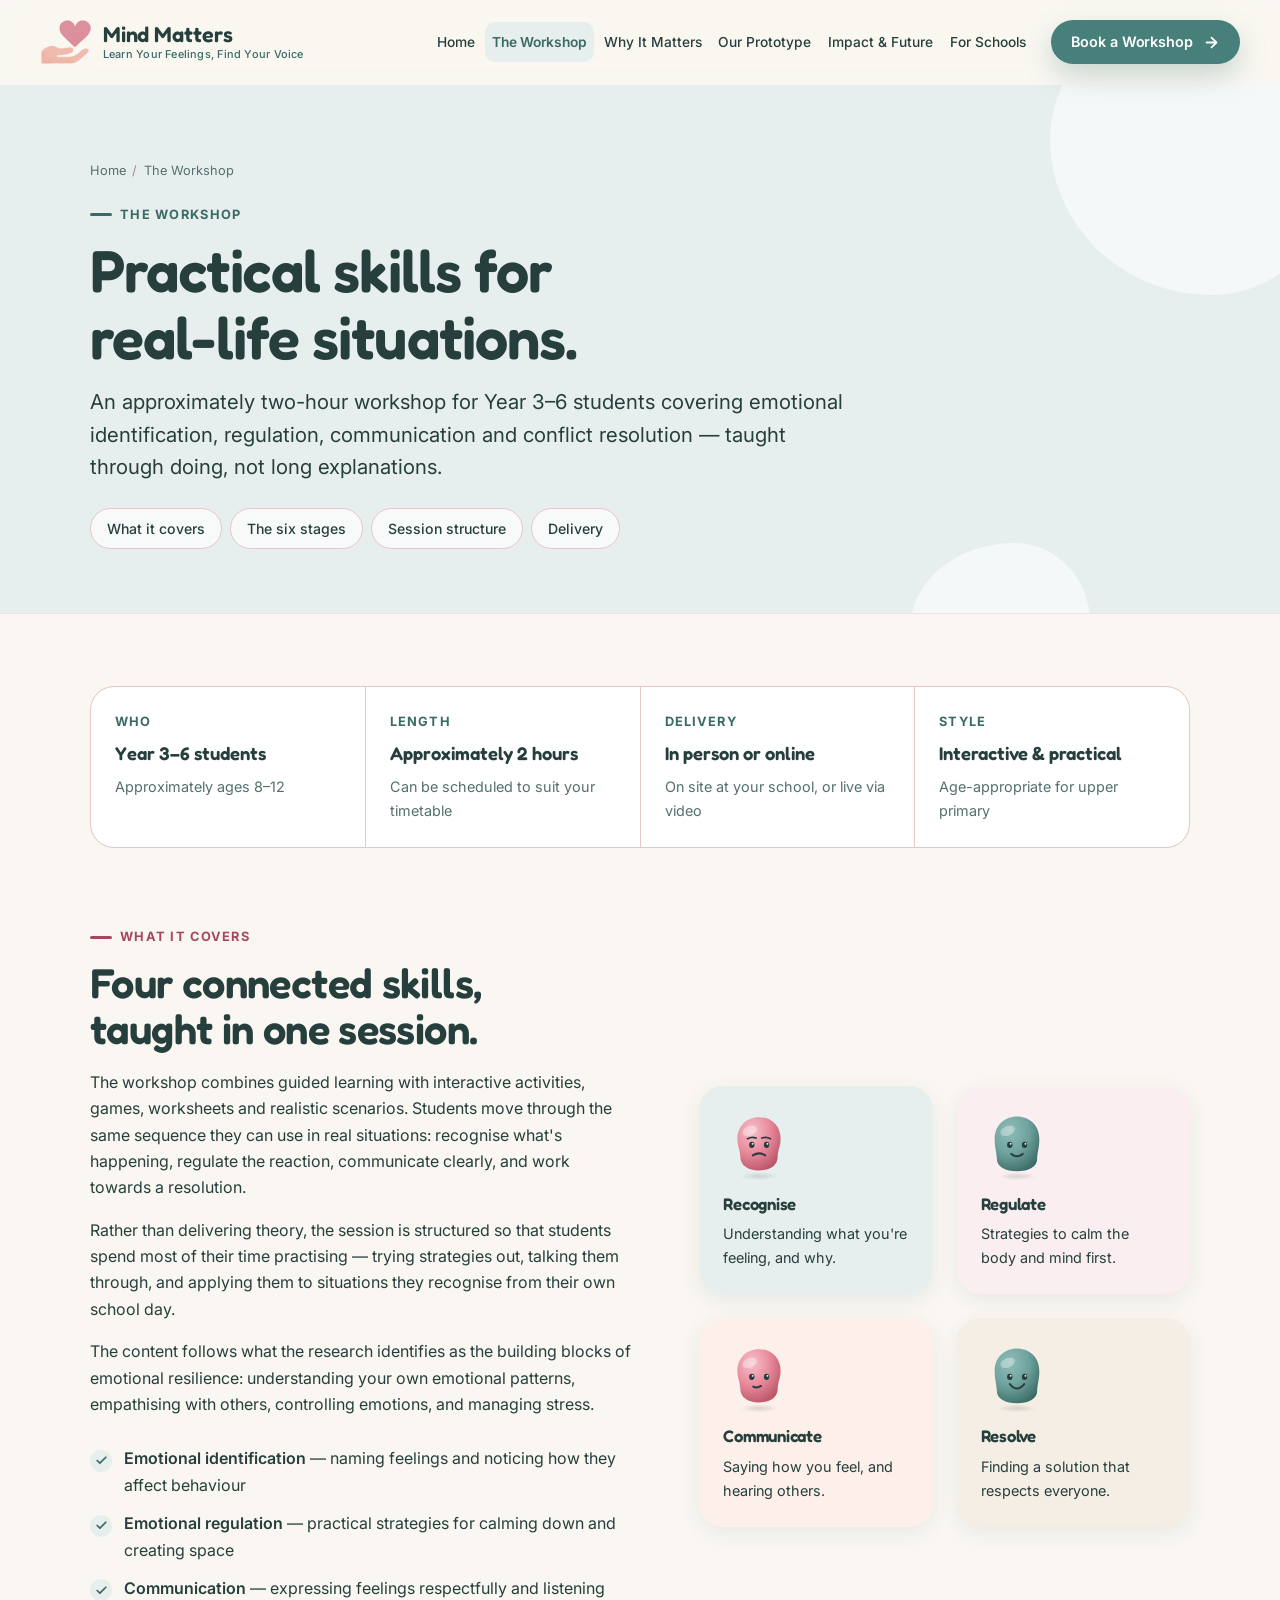
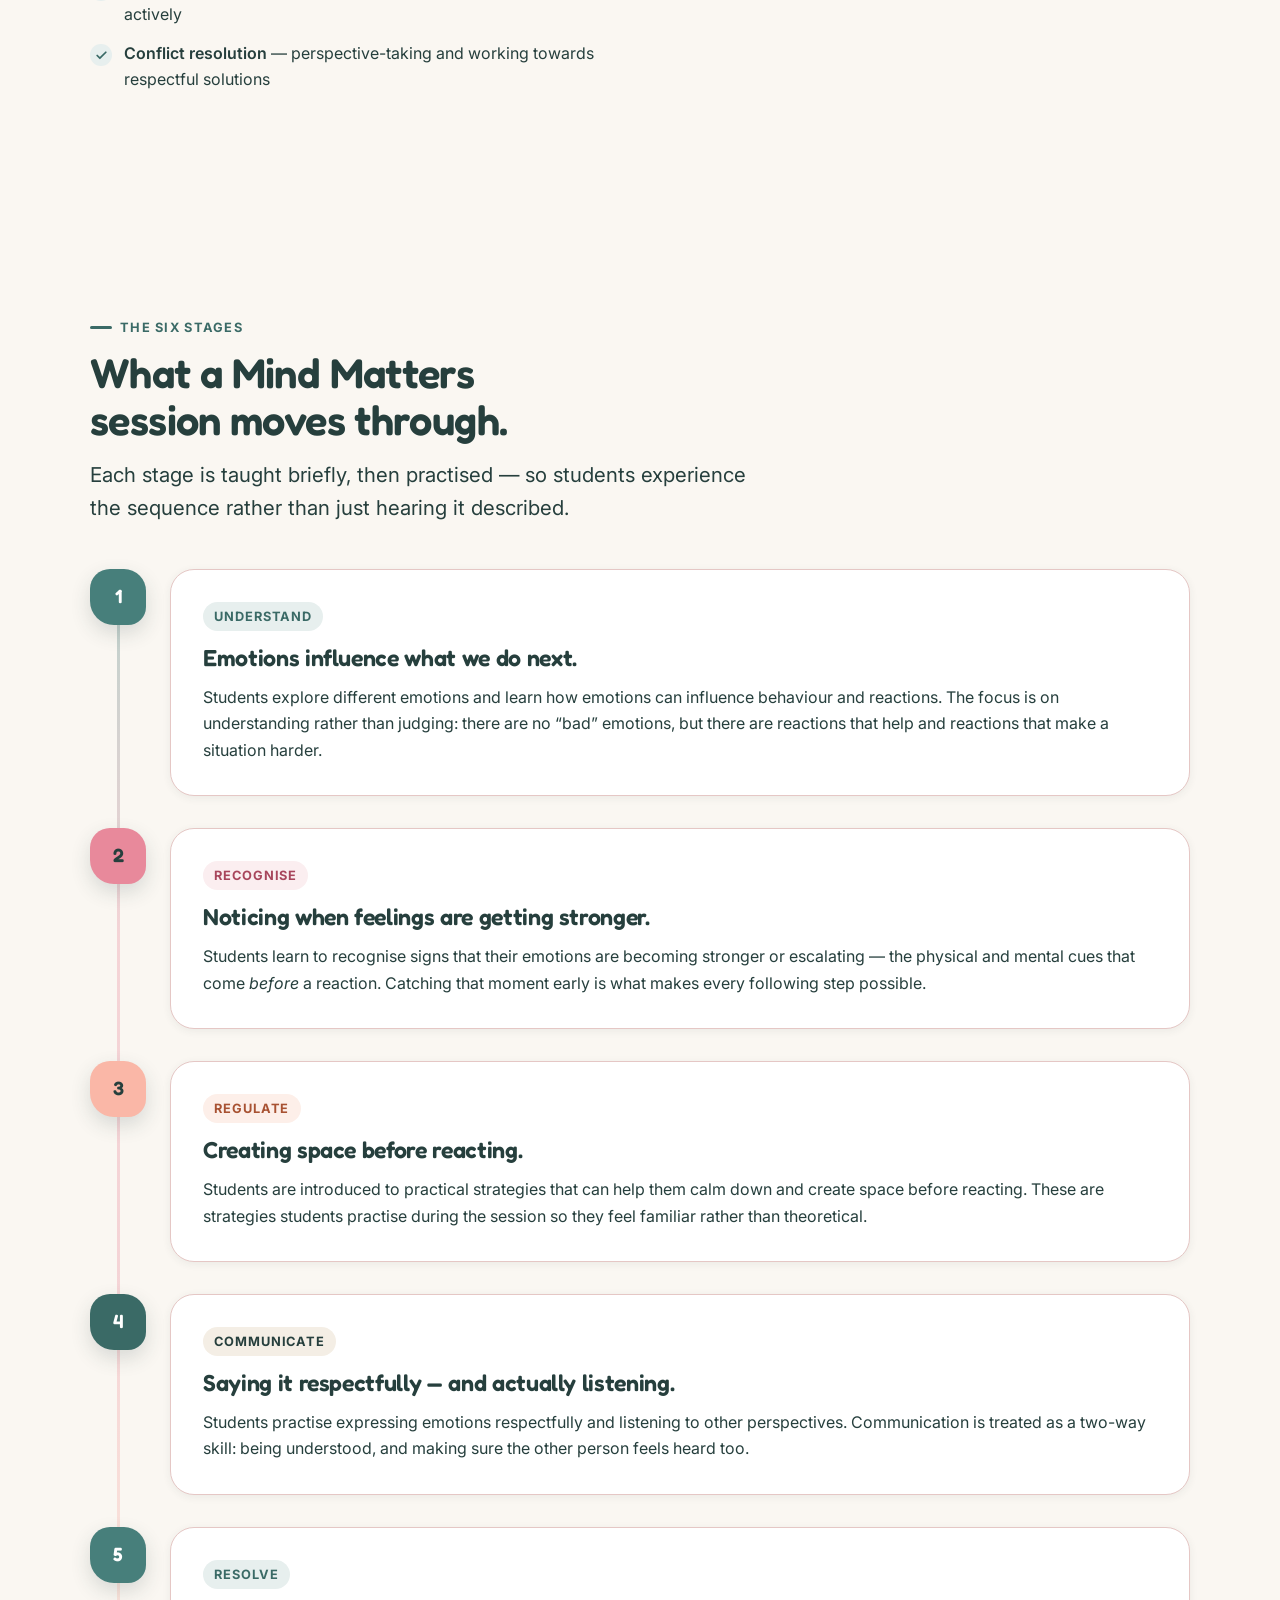
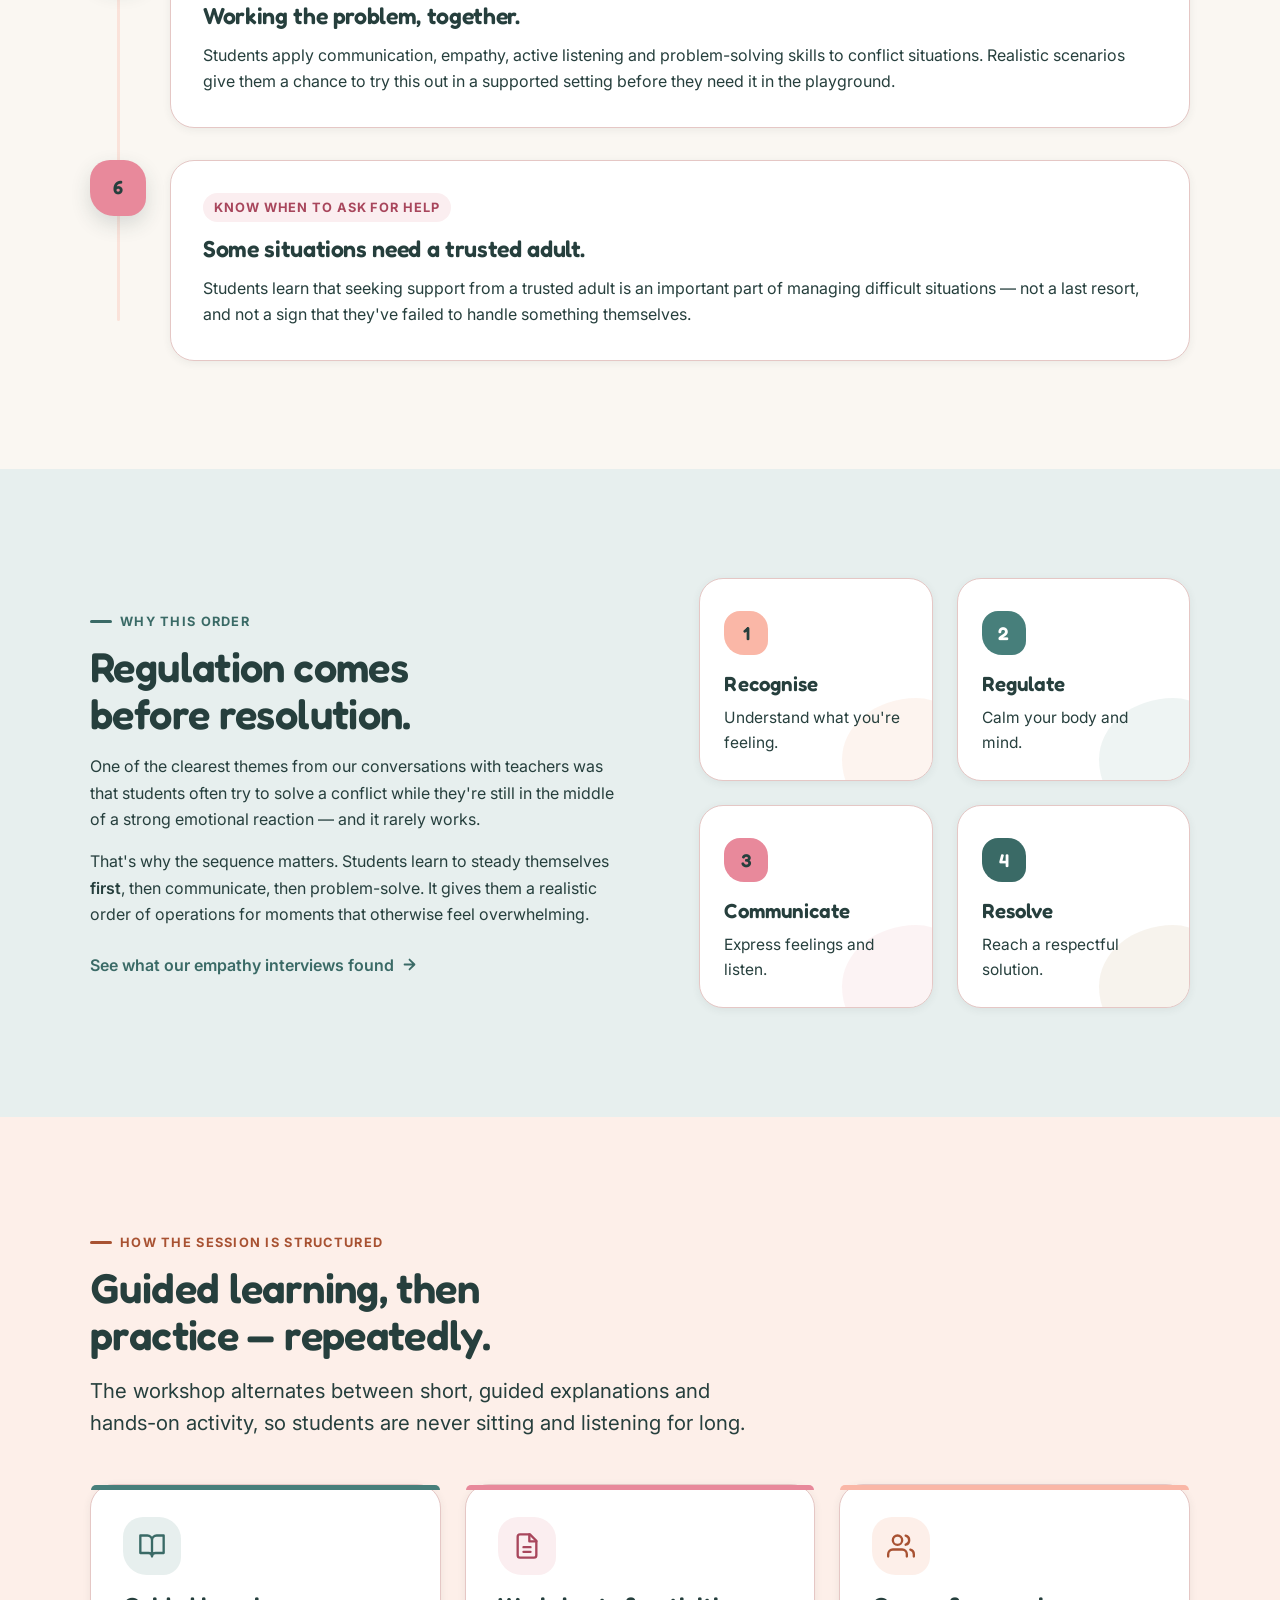
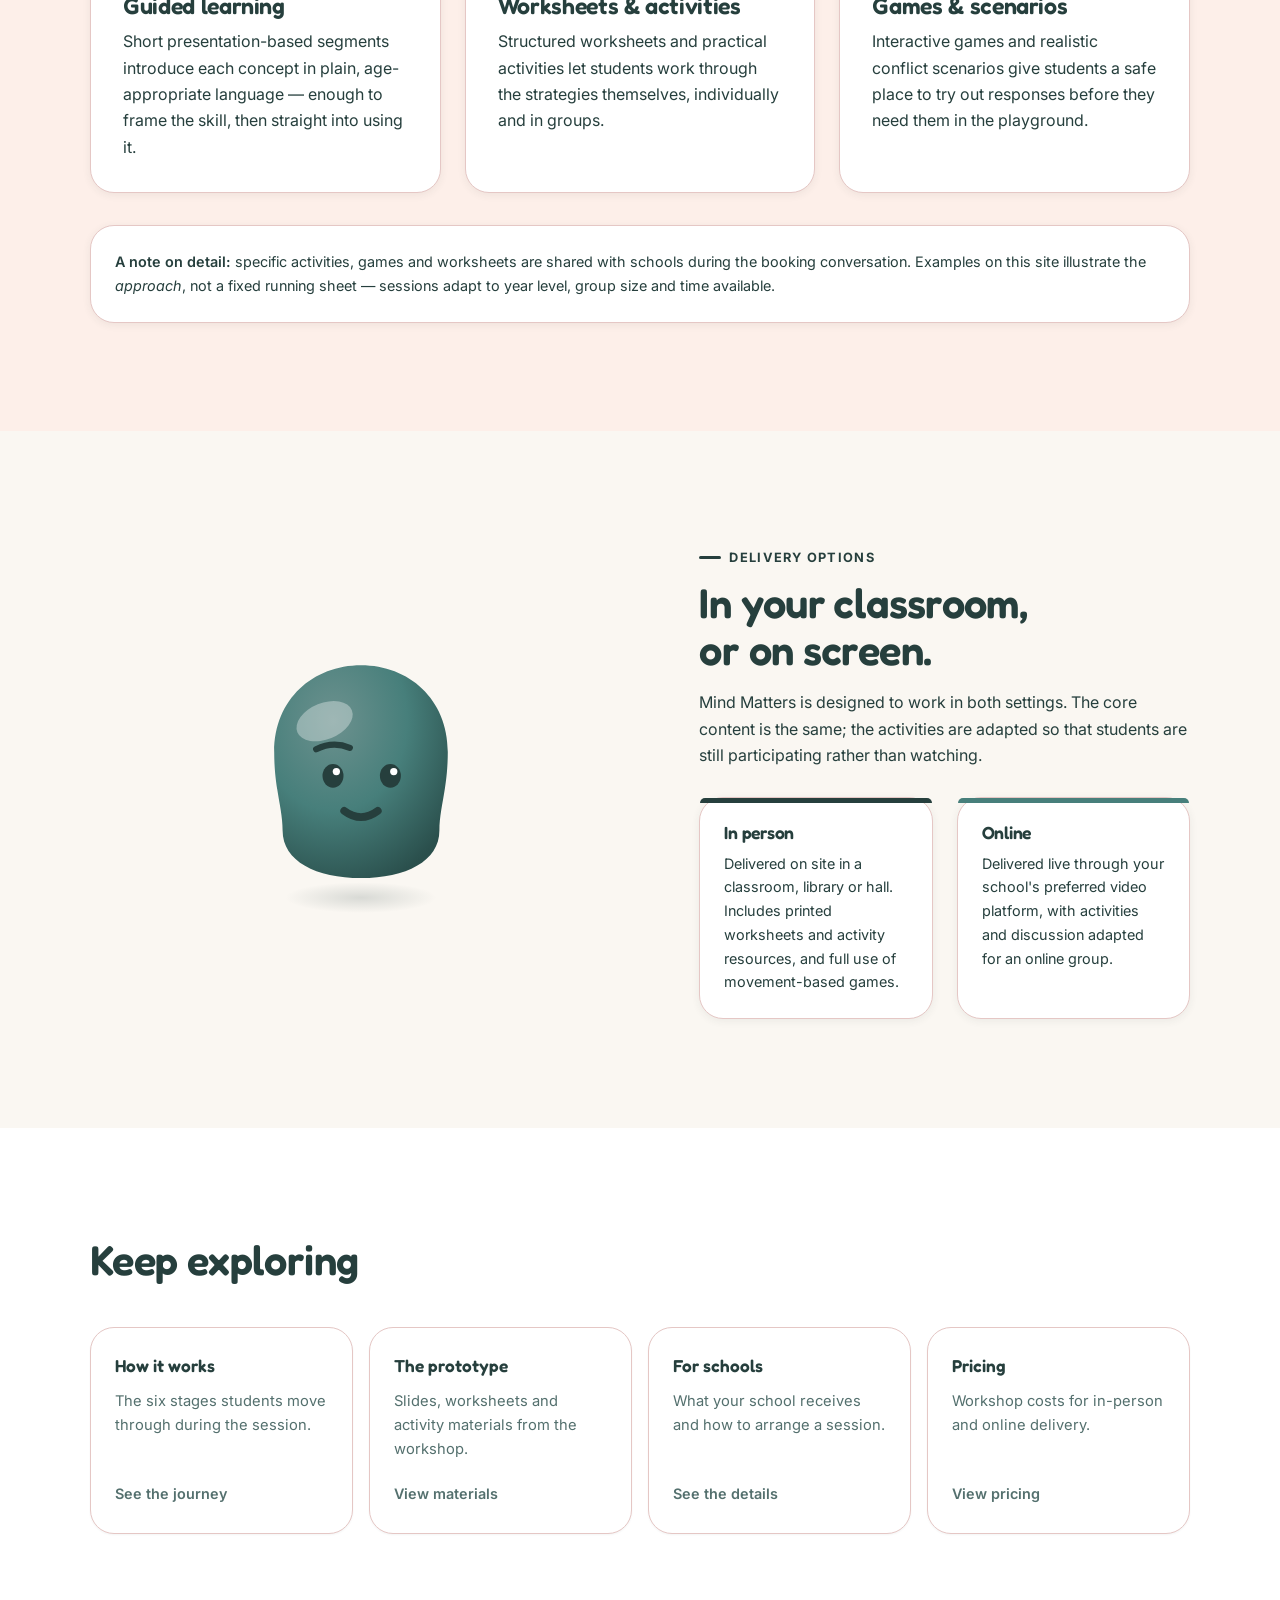
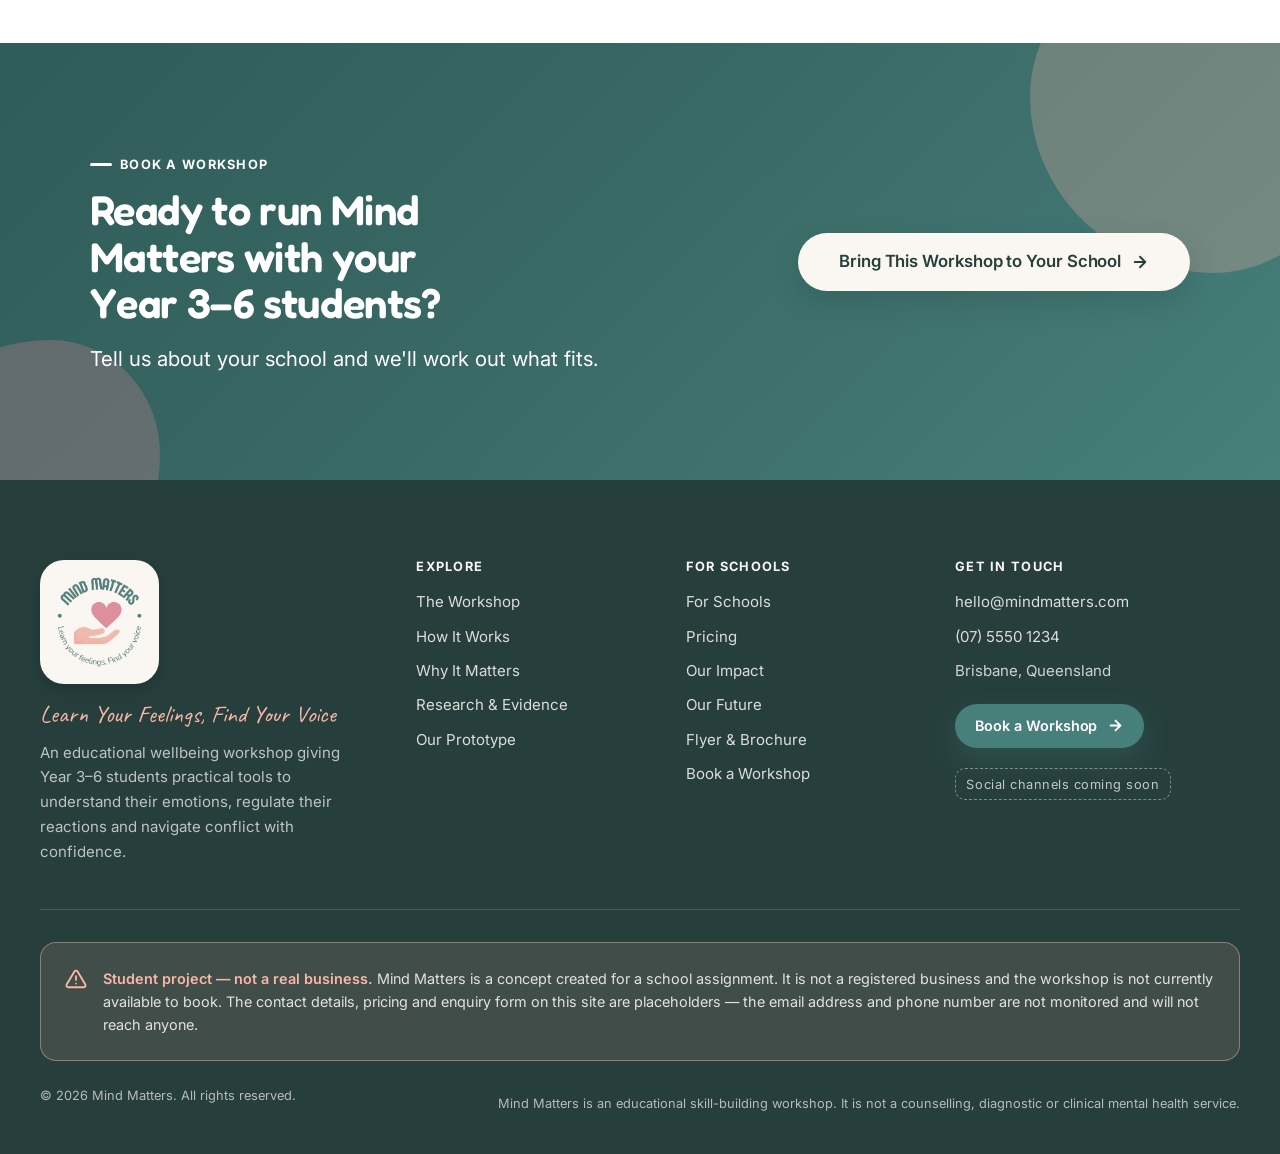
<file: workshop.html>
<!DOCTYPE html>
<html lang="en-AU" class="no-js">
<head>
<meta charset="utf-8">
<meta name="viewport" content="width=device-width, initial-scale=1">
<title>The Workshop — Mind Matters</title>
<meta name="description" content="An approximately two-hour interactive workshop for Year 3–6 students covering emotional identification, regulation, communication and conflict resolution. Available in person or online.">
<meta name="theme-color" content="#477F7B">
<meta property="og:site_name" content="Mind Matters">
<meta property="og:title" content="The Workshop — Mind Matters">
<meta property="og:description" content="An approximately two-hour interactive workshop for Year 3–6 students covering emotional identification, regulation, communication and conflict resolution. Available in person or online.">
<meta property="og:type" content="website">
<link rel="icon" href="assets/illustrations/favicon.svg" type="image/svg+xml">
<link rel="preconnect" href="https://fonts.googleapis.com">
<link rel="preconnect" href="https://fonts.gstatic.com" crossorigin>
<link rel="stylesheet" href="https://fonts.googleapis.com/css2?family=Caveat:wght@600;700&family=Fredoka:wght@400;500;600;700&family=Inter:wght@400;500;600;700&display=swap">
<link rel="stylesheet" href="css/base.css?v=202610272023">
<link rel="stylesheet" href="css/components.css?v=202610272023">
<link rel="stylesheet" href="css/pages.css?v=202610272023">
</head>
<body>
<a class="skip-link" href="#main">Skip to main content</a>

<!-- Header is rendered by js/site.js from js/content.js -->
<header id="site-header"></header>

<noscript>
  <div class="wrap" style="padding:1rem 0">
    <p><strong>Mind Matters</strong> —
      <a href="index.html">Home</a> ·
      <a href="workshop.html">The Workshop</a> ·
      <a href="workshop.html#how-it-works">How It Works</a> ·
      <a href="why-it-matters.html">Why It Matters</a> ·
      <a href="why-it-matters.html#research">Research</a> ·
      <a href="for-schools.html">For Schools</a> ·
      <a href="for-schools.html#pricing">Pricing</a> ·
      <a href="impact.html#future">Our Vision</a> ·
      <a href="contact.html">Contact</a>
    </p>
  </div>
</noscript>

<main id="main">

<section class="page-head page-head--teal">
  <span class="page-head__shape page-head__shape--a float-slow" aria-hidden="true"></span>
  <span class="page-head__shape page-head__shape--b float" aria-hidden="true"></span>
  <div class="wrap">
    <div class="page-head__inner">
      <ul class="crumbs"><li><a href="index.html">Home</a></li><li>The Workshop</li></ul>
      <p class="eyebrow">The workshop</p>
      <h1>Practical skills for real-life situations.</h1>
      <p class="lead">
        An approximately two-hour workshop for Year 3–6 students covering emotional
        identification, regulation, communication and conflict resolution — taught through
        doing, not long explanations.
      </p>
          <nav class="jumpnav" aria-label="On this page">
        <a href="#covers">What it covers</a>
        <a href="#how-it-works">The six stages</a>
        <a href="#structure">Session structure</a>
        <a href="#delivery">Delivery</a>
      </nav>
</div>
  </div>
</section>

<!-- ======================= AT A GLANCE ======================= -->

<section class="section section--tight">
  <div class="wrap">
    <div class="factgrid" data-reveal>
      <div class="fact">
        <span class="fact__label">Who</span>
        <span class="fact__value">Year 3–6 students</span>
        <span class="fact__note">Approximately ages 8–12</span>
      </div>
      <div class="fact">
        <span class="fact__label">Length</span>
        <span class="fact__value">Approximately 2 hours</span>
        <span class="fact__note">Can be scheduled to suit your timetable</span>
      </div>
      <div class="fact">
        <span class="fact__label">Delivery</span>
        <span class="fact__value">In person or online</span>
        <span class="fact__note">On site at your school, or live via video</span>
      </div>
      <div class="fact">
        <span class="fact__label">Style</span>
        <span class="fact__value">Interactive &amp; practical</span>
        <span class="fact__note">Age-appropriate for upper primary</span>
      </div>
    </div>
  </div>
</section>

<!-- ======================= WHAT IT COVERS ======================= -->

<section id="covers" class="section section--flush-top">
  <div class="wrap">
    <div class="split">
      <div data-reveal>
        <p class="eyebrow eyebrow--rose">What it covers</p>
        <h2>Four connected skills, taught in one session.</h2>
        <p>
          The workshop combines guided learning with interactive activities, games,
          worksheets and realistic scenarios. Students move through the same sequence
          they can use in real situations: recognise what's happening, regulate the
          reaction, communicate clearly, and work towards a resolution.
        </p>
        <p>
          Rather than delivering theory, the session is structured so that students
          spend most of their time practising — trying strategies out, talking them
          through, and applying them to situations they recognise from their own
          school day.
        </p>
        <p>
          The content follows what the research identifies as the building blocks of
          emotional resilience: understanding your own emotional patterns, empathising
          with others, controlling emotions, and managing stress.
        </p>
        <ul class="ticks ticks--teal" style="margin-top:1.75rem">
          <li><strong>Emotional identification</strong> — naming feelings and noticing how they affect behaviour</li>
          <li><strong>Emotional regulation</strong> — practical strategies for calming down and creating space</li>
          <li><strong>Communication</strong> — expressing feelings respectfully and listening actively</li>
          <li><strong>Conflict resolution</strong> — perspective-taking and working towards respectful solutions</li>
        </ul>
      </div>

      <div data-reveal style="--reveal-delay:100ms">
        <div class="grid grid--2">
          <div class="card card--fill card--teal card--compact">
            <img src="assets/illustrations/blob-worried.svg" alt="" width="72" height="72" style="margin-bottom:.75rem" aria-hidden="true">
            <h3 style="font-size:1.05rem">Recognise</h3>
            <p class="small">Understanding what you're feeling, and why.</p>
          </div>
          <div class="card card--fill card--rose card--compact">
            <img src="assets/illustrations/blob-calm.svg" alt="" width="72" height="72" style="margin-bottom:.75rem" aria-hidden="true">
            <h3 style="font-size:1.05rem">Regulate</h3>
            <p class="small">Strategies to calm the body and mind first.</p>
          </div>
          <div class="card card--fill card--peach card--compact">
            <img src="assets/illustrations/blob-thinking.svg" alt="" width="72" height="72" style="margin-bottom:.75rem" aria-hidden="true">
            <h3 style="font-size:1.05rem">Communicate</h3>
            <p class="small">Saying how you feel, and hearing others.</p>
          </div>
          <div class="card card--fill card--deep card--compact">
            <img src="assets/illustrations/blob-proud.svg" alt="" width="72" height="72" style="margin-bottom:.75rem" aria-hidden="true">
            <h3 style="font-size:1.05rem">Resolve</h3>
            <p class="small">Finding a solution that respects everyone.</p>
          </div>
        </div>
      </div>
    </div>
  </div>
</section>

<!-- ======================= STRUCTURE ======================= -->

<section id="how-it-works" class="section">
  <div class="wrap">
    <div class="section-head" data-reveal>
      <p class="eyebrow">The six stages</p>
      <h2>What a Mind Matters session moves through.</h2>
      <p class="lead">
        Each stage is taught briefly, then practised — so students experience the sequence
        rather than just hearing it described.
      </p>
    </div>

    <div class="journey">

      <article class="journey__item j--teal" data-reveal>
        <span class="journey__marker" aria-hidden="true">1</span>
        <div class="journey__card">
          <span class="journey__tag">Understand</span>
          <h3>Emotions influence what we do next.</h3>
          <p>
            Students explore different emotions and learn how emotions can influence
            behaviour and reactions. The focus is on understanding rather than judging:
            there are no “bad” emotions, but there are reactions that help and reactions
            that make a situation harder.
          </p>
        </div>
      </article>

      <article class="journey__item j--rose" data-reveal>
        <span class="journey__marker" aria-hidden="true">2</span>
        <div class="journey__card">
          <span class="journey__tag">Recognise</span>
          <h3>Noticing when feelings are getting stronger.</h3>
          <p>
            Students learn to recognise signs that their emotions are becoming stronger or
            escalating — the physical and mental cues that come <em>before</em> a reaction.
            Catching that moment early is what makes every following step possible.
          </p>
        </div>
      </article>

      <article class="journey__item j--peach" data-reveal>
        <span class="journey__marker" aria-hidden="true">3</span>
        <div class="journey__card">
          <span class="journey__tag">Regulate</span>
          <h3>Creating space before reacting.</h3>
          <p>
            Students are introduced to practical strategies that can help them calm down
            and create space before reacting. These are strategies students practise during
            the session so they feel familiar rather than theoretical.
          </p>
        </div>
      </article>

      <article class="journey__item j--deep" data-reveal>
        <span class="journey__marker" aria-hidden="true">4</span>
        <div class="journey__card">
          <span class="journey__tag">Communicate</span>
          <h3>Saying it respectfully — and actually listening.</h3>
          <p>
            Students practise expressing emotions respectfully and listening to other
            perspectives. Communication is treated as a two-way skill: being understood,
            and making sure the other person feels heard too.
          </p>
        </div>
      </article>

      <article class="journey__item j--teal" data-reveal>
        <span class="journey__marker" aria-hidden="true">5</span>
        <div class="journey__card">
          <span class="journey__tag">Resolve</span>
          <h3>Working the problem, together.</h3>
          <p>
            Students apply communication, empathy, active listening and problem-solving
            skills to conflict situations. Realistic scenarios give them a chance to try
            this out in a supported setting before they need it in the playground.
          </p>
        </div>
      </article>

      <article class="journey__item j--rose" data-reveal>
        <span class="journey__marker" aria-hidden="true">6</span>
        <div class="journey__card">
          <span class="journey__tag">Know when to ask for help</span>
          <h3>Some situations need a trusted adult.</h3>
          <p>
            Students learn that seeking support from a trusted adult is an important part of
            managing difficult situations — not a last resort, and not a sign that they've
            failed to handle something themselves.
          </p>
        </div>
      </article>

    </div>
  </div>
</section>

<section class="section section--teal">
  <div class="wrap">
    <div class="split">
      <div data-reveal>
        <p class="eyebrow">Why this order</p>
        <h2>Regulation comes before resolution.</h2>
        <p>
          One of the clearest themes from our conversations with teachers was that students
          often try to solve a conflict while they're still in the middle of a strong
          emotional reaction — and it rarely works.
        </p>
        <p>
          That's why the sequence matters. Students learn to steady themselves
          <strong>first</strong>, then communicate, then problem-solve. It gives them a
          realistic order of operations for moments that otherwise feel overwhelming.
        </p>
        <p style="margin-top:1.5rem">
          <a class="link-arrow" href="why-it-matters.html#research">See what our empathy interviews found
            <svg width="17" height="17" viewBox="0 0 24 24" fill="none" stroke="currentColor" stroke-width="2.5" stroke-linecap="round" stroke-linejoin="round" aria-hidden="true"><path d="M5 12h13M12 5l7 7-7 7"/></svg>
          </a>
        </p>
      </div>
      <div data-reveal style="--reveal-delay:100ms">
        <div class="steps" style="grid-template-columns:repeat(2,minmax(0,1fr))">
          <article class="step step--1"><span class="step__num" aria-hidden="true">1</span><h3 class="step__title">Recognise</h3><p class="step__body">Understand what you're feeling.</p></article>
          <article class="step step--2"><span class="step__num" aria-hidden="true">2</span><h3 class="step__title">Regulate</h3><p class="step__body">Calm your body and mind.</p></article>
          <article class="step step--3"><span class="step__num" aria-hidden="true">3</span><h3 class="step__title">Communicate</h3><p class="step__body">Express feelings and listen.</p></article>
          <article class="step step--4"><span class="step__num" aria-hidden="true">4</span><h3 class="step__title">Resolve</h3><p class="step__body">Reach a respectful solution.</p></article>
        </div>
      </div>
    </div>
  </div>
</section>

<section id="structure" class="section section--peach">
  <div class="wrap">
    <div class="section-head" data-reveal>
      <p class="eyebrow eyebrow--peach">How the session is structured</p>
      <h2>Guided learning, then practice — repeatedly.</h2>
      <p class="lead">
        The workshop alternates between short, guided explanations and hands-on activity,
        so students are never sitting and listening for long.
      </p>
    </div>

    <div class="grid grid--3">
      <article class="card card--hover card--teal card--topbar" data-reveal>
        <span class="card__icon" aria-hidden="true">
          <svg viewBox="0 0 24 24" fill="none" stroke="currentColor" stroke-width="2" stroke-linecap="round" stroke-linejoin="round"><path d="M2 3h6a4 4 0 0 1 4 4v14a3 3 0 0 0-3-3H2zM22 3h-6a4 4 0 0 0-4 4v14a3 3 0 0 1 3-3h7z"/></svg>
        </span>
        <h3>Guided learning</h3>
        <p>
          Short presentation-based segments introduce each concept in plain,
          age-appropriate language — enough to frame the skill, then straight into using it.
        </p>
      </article>

      <article class="card card--hover card--rose card--topbar" data-reveal style="--reveal-delay:80ms">
        <span class="card__icon" aria-hidden="true">
          <svg viewBox="0 0 24 24" fill="none" stroke="currentColor" stroke-width="2" stroke-linecap="round" stroke-linejoin="round"><path d="M14.5 2H6a2 2 0 0 0-2 2v16a2 2 0 0 0 2 2h12a2 2 0 0 0 2-2V7.5z"/><path d="M14 2v6h6M9 13h6M9 17h6"/></svg>
        </span>
        <h3>Worksheets &amp; activities</h3>
        <p>
          Structured worksheets and practical activities let students work through the
          strategies themselves, individually and in groups.
        </p>
      </article>

      <article class="card card--hover card--peach card--topbar" data-reveal style="--reveal-delay:160ms">
        <span class="card__icon" aria-hidden="true">
          <svg viewBox="0 0 24 24" fill="none" stroke="currentColor" stroke-width="2" stroke-linecap="round" stroke-linejoin="round"><path d="M17 21v-2a4 4 0 0 0-4-4H5a4 4 0 0 0-4 4v2"/><circle cx="9" cy="7" r="4"/><path d="M23 21v-2a4 4 0 0 0-3-3.87M16 3.13a4 4 0 0 1 0 7.75"/></svg>
        </span>
        <h3>Games &amp; scenarios</h3>
        <p>
          Interactive games and realistic conflict scenarios give students a safe place
          to try out responses before they need them in the playground.
        </p>
      </article>
    </div>

    <div class="card card--compact" style="margin-top:2rem;background:var(--mm-surface-alt)" data-reveal>
      <p class="small muted" style="margin:0">
        <strong>A note on detail:</strong> specific activities, games and worksheets are
        shared with schools during the booking conversation. Examples on this site
        illustrate the <em>approach</em>, not a fixed running sheet — sessions adapt to
        year level, group size and time available.
      </p>
    </div>
  </div>
</section>

<!-- ======================= DELIVERY ======================= -->

<section id="delivery" class="section">
  <div class="wrap">
    <div class="split split--reverse">
      <div data-reveal>
        <p class="eyebrow eyebrow--deep">Delivery options</p>
        <h2>In your classroom, or on screen.</h2>
        <p>
          Mind Matters is designed to work in both settings. The core content is the same;
          the activities are adapted so that students are still participating rather than
          watching.
        </p>
        <div class="grid grid--2" style="margin-top:1.75rem">
          <div class="card card--compact card--deep card--topbar">
            <h3 style="font-size:1.1rem">In person</h3>
            <p class="small">
              Delivered on site in a classroom, library or hall. Includes printed worksheets
              and activity resources, and full use of movement-based games.
            </p>
          </div>
          <div class="card card--compact card--teal card--topbar">
            <h3 style="font-size:1.1rem">Online</h3>
            <p class="small">
              Delivered live through your school's preferred video platform, with activities
              and discussion adapted for an online group.
            </p>
          </div>
        </div>
      </div>
      <div data-reveal style="--reveal-delay:100ms">
        <img class="illus float-slow" src="assets/illustrations/blob-listening.svg" alt="" aria-hidden="true" style="max-width:280px">
      </div>
    </div>
  </div>
</section>

<!-- ======================= NEXT LINKS ======================= -->

<section class="section section--white">
  <div class="wrap">
    <div class="section-head" data-reveal><h2>Keep exploring</h2></div>
    <div class="nav-cards" data-reveal>
      <a class="nav-card" href="workshop.html#how-it-works"><strong>How it works</strong><span>The six stages students move through during the session.</span><span class="link-arrow">See the journey</span></a>
      <a class="nav-card" href="prototype.html"><strong>The prototype</strong><span>Slides, worksheets and activity materials from the workshop.</span><span class="link-arrow">View materials</span></a>
      <a class="nav-card" href="for-schools.html"><strong>For schools</strong><span>What your school receives and how to arrange a session.</span><span class="link-arrow">See the details</span></a>
      <a class="nav-card" href="for-schools.html#pricing"><strong>Pricing</strong><span>Workshop costs for in-person and online delivery.</span><span class="link-arrow">View pricing</span></a>
    </div>
  </div>
</section>

<section class="cta-band">
  <span class="cta-band__shape cta-band__shape--a float-slow" aria-hidden="true"></span>
  <span class="cta-band__shape cta-band__shape--b float" aria-hidden="true"></span>
  <div class="wrap cta-band__inner">
    <div data-reveal>
      <p class="eyebrow eyebrow--light">Book a workshop</p>
      <h2>Ready to run Mind Matters with your Year 3–6 students?</h2>
      <p class="lead" style="color:#FFFFFF">Tell us about your school and we'll work out what fits.</p>
    </div>
    <div data-reveal style="--reveal-delay:100ms">
      <a class="btn btn--on-colour btn--lg btn--block" href="contact.html">Bring This Workshop to Your School
        <svg class="btn__arrow" width="18" height="18" viewBox="0 0 24 24" fill="none" stroke="currentColor" stroke-width="2.5" stroke-linecap="round" stroke-linejoin="round" aria-hidden="true"><path d="M5 12h13M12 5l7 7-7 7"/></svg>
      </a>
    </div>
  </div>
</section>

</main>

<!-- Footer is rendered by js/site.js from js/content.js -->
<footer id="site-footer"></footer>

<script src="js/content.js?v=202610272023"></script>
<script src="js/site.js?v=202610272023"></script>
</body>
</html>
</file>
<file: css/base.css>
/* ==========================================================================
   MIND MATTERS — base.css
   Design tokens, reset, typography, layout primitives, motion.
   Edit tokens here to re-skin the entire site.
   ========================================================================== */

/* --------------------------------------------------------------------------
   1. DESIGN TOKENS
   -------------------------------------------------------------------------- */
:root {
  /* ---------------------------------------------------------------------------
     BRAND PALETTE
     The six colours below are the Mind Matters brand palette, used exactly as
     specified. The "ink" and "tint" variants beneath them are derived from
     those six so that text and UI meet WCAG AA contrast — the brand colours
     themselves are unchanged and still do all the visible colour work.
     --------------------------------------------------------------------------- */

  /* --- Brand colours, as specified --- */
  --mm-teal:          #477F7B;  /* Primary   — Muted Teal      */
  --mm-rose:          #E8899B;  /* Secondary — Dusty Rose      */
  --mm-peach:         #FAB7A7;  /* Accent    — Peach           */
  --mm-canvas:        #FAF7F2;  /* Background— Warm Cream      */
  --mm-deep:          #263F3D;  /* Dark text — Deep Teal       */
  --mm-light:         #FAF7F2;  /* Light text on teal surfaces */
  --mm-border:        #E5C7C5;  /* Border    — Soft Rose-Grey  */

  /* --- Text-safe variants (AA on cream and white) ---
     Muted Teal and Dusty Rose are too light to carry small text on a cream
     background, so these slightly deeper versions are used for links, labels,
     icons and captions. Fills, borders and illustrations use the brand hexes. */
  --mm-teal-deep:     #3A6A66;  /* teal text, links, button fills, hover */
  --mm-rose-ink:      #A8465C;  /* rose used as text or an icon           */
  --mm-peach-ink:     #A85232;  /* peach used as text or an icon          */
  --mm-body:          #263F3D;  /* body copy — Deep Teal, per the palette */
  --mm-muted:         #54706E;  /* captions and secondary copy            */

  /* --- Lighter brand variants, for illustration and decoration --- */
  --mm-teal-light:    #6FA29E;
  --mm-rose-light:    #F2AEBB;
  --mm-peach-light:   #FDD5CA;

  /* --- Surface tints, derived from the brand colours --- */
  --mm-teal-tint:     #E7EFEE;
  --mm-rose-tint:     #FBEEF0;
  --mm-peach-tint:    #FDEFE9;
  --mm-cream-deep:    #F4EEE5;  /* a deeper cream for alternating bands   */
  --mm-surface:       #FFFFFF;  /* cards and panels sit above the cream   */
  --mm-surface-alt:   #FFFFFF;
  --mm-border-soft:   #EFE2E1;  /* faint dividers inside cards            */
  --mm-border-strong: #AD8482;  /* form inputs — must be perceivable      */

  /* Semantic roles */
  --mm-accent:        var(--mm-teal);
  --mm-accent-ink:    var(--mm-light);
  --mm-focus:         #A8465C;  /* rose ink — visible on cream and on teal */

  /* Typography */
  --font-display: "Fredoka", "Trebuchet MS", "Segoe UI", system-ui, sans-serif;
  --font-body:    "Inter", -apple-system, BlinkMacSystemFont, "Segoe UI", Roboto, Helvetica, Arial, sans-serif;
  --font-hand:    "Caveat", "Bradley Hand", cursive;

  /* Fluid type scale */
  --fs-display:  clamp(2.6rem, 1.4rem + 4.6vw, 5rem);
  --fs-h1:       clamp(2.2rem, 1.4rem + 3.2vw, 3.7rem);
  --fs-h2:       clamp(1.75rem, 1.25rem + 1.9vw, 2.6rem);
  --fs-h3:       clamp(1.2rem, 1.05rem + 0.6vw, 1.45rem);
  --fs-h4:       clamp(1.05rem, 1rem + 0.3vw, 1.18rem);
  --fs-lead:     clamp(1.05rem, 0.98rem + 0.45vw, 1.28rem);
  --fs-body:     1rem;
  --fs-small:    0.9rem;
  --fs-tiny:     0.8rem;

  /* Spacing */
  --sp-1: 0.25rem;  --sp-2: 0.5rem;   --sp-3: 0.75rem;  --sp-4: 1rem;
  --sp-5: 1.5rem;   --sp-6: 2rem;     --sp-7: 2.75rem;  --sp-8: 3.5rem;
  --sp-9: 5rem;     --sp-10: 7rem;

  --section-y: clamp(3.5rem, 2rem + 6vw, 7rem);

  /* Radii — soft, organic */
  --r-sm:  10px;
  --r-md:  16px;
  --r-lg:  24px;
  --r-xl:  32px;
  --r-2xl: 44px;
  --r-pill: 999px;
  --r-blob: 58% 42% 46% 54% / 48% 44% 56% 52%;

  /* Elevation — soft and low-contrast, never heavy */
  --sh-xs: 0 1px 2px rgba(38, 63, 61, 0.05);
  --sh-sm: 0 2px 8px rgba(38, 63, 61, 0.07);
  --sh-md: 0 6px 20px rgba(38, 63, 61, 0.08);
  --sh-lg: 0 16px 40px rgba(38, 63, 61, 0.10);
  --sh-xl: 0 28px 64px rgba(38, 63, 61, 0.13);
  --sh-teal: 0 12px 28px rgba(71, 127, 123, 0.28);

  /* Layout */
  --wrap:       1180px;   /* all page content shares this left edge */
  --wrap-wide:  1340px;   /* header and footer only — the nav needs the room */
  --wrap-text:  720px;
  --gutter:     clamp(1.15rem, 0.6rem + 2.4vw, 2.5rem);
  --header-h:   84px;

  /* Motion */
  --ease-out:  cubic-bezier(0.22, 1, 0.36, 1);
  --ease-soft: cubic-bezier(0.4, 0, 0.2, 1);
  --t-fast: 160ms;
  --t-med:  280ms;
  --t-slow: 520ms;
}

/* --------------------------------------------------------------------------
   2. RESET
   -------------------------------------------------------------------------- */
*, *::before, *::after { box-sizing: border-box; }

html {
  -webkit-text-size-adjust: 100%;
  scroll-behavior: smooth;
  scroll-padding-top: calc(var(--header-h) + 16px);
}

body {
  margin: 0;
  background: var(--mm-canvas);
  color: var(--mm-body);
  font-family: var(--font-body);
  font-size: var(--fs-body);
  line-height: 1.65;
  -webkit-font-smoothing: antialiased;
  -moz-osx-font-smoothing: grayscale;
  overflow-x: hidden;
}

h1, h2, h3, h4, h5, h6 {
  margin: 0 0 var(--sp-4);
  font-family: var(--font-display);
  font-weight: 600;
  line-height: 1.12;
  letter-spacing: -0.015em;
  color: var(--mm-deep);
  text-wrap: balance;
}

h1 { font-size: var(--fs-h1); }
h2 { font-size: var(--fs-h2); }
h3 { font-size: var(--fs-h3); line-height: 1.25; }
h4 { font-size: var(--fs-h4); line-height: 1.35; }

p { margin: 0 0 var(--sp-4); }
p:last-child { margin-bottom: 0; }

a { color: var(--mm-teal-deep); text-decoration-thickness: 1px; text-underline-offset: 3px; }
a:hover { color: var(--mm-deep); }

img, svg, video { max-width: 100%; height: auto; display: block; }

ul, ol { margin: 0 0 var(--sp-4); padding-left: 1.25rem; }
li { margin-bottom: var(--sp-2); }
li:last-child { margin-bottom: 0; }

button, input, select, textarea { font: inherit; color: inherit; }

strong, b { font-weight: 600; color: var(--mm-deep); }

hr {
  border: 0;
  border-top: 1px solid var(--mm-border);
  margin: var(--sp-7) 0;
}

/* --------------------------------------------------------------------------
   3. ACCESSIBILITY
   -------------------------------------------------------------------------- */
:focus-visible {
  outline: 3px solid var(--mm-focus);
  outline-offset: 3px;
  border-radius: 6px;
}
:focus:not(:focus-visible) { outline: none; }

.skip-link {
  position: absolute;
  left: var(--sp-4);
  top: var(--sp-4);
  z-index: 2000;
  transform: translateY(-160%);
  background: var(--mm-deep);
  color: var(--mm-light);
  padding: 0.7rem 1.2rem;
  border-radius: var(--r-pill);
  font-weight: 600;
  font-size: var(--fs-small);
  text-decoration: none;
  transition: transform var(--t-fast) var(--ease-out);
}
.skip-link:focus { transform: translateY(0); color: #fff; }

.visually-hidden {
  position: absolute !important;
  width: 1px; height: 1px;
  padding: 0; margin: -1px;
  overflow: hidden;
  clip: rect(0 0 0 0);
  clip-path: inset(50%);
  white-space: nowrap;
  border: 0;
}

[aria-hidden="true"] { pointer-events: none; }

/* --------------------------------------------------------------------------
   4. LAYOUT PRIMITIVES
   -------------------------------------------------------------------------- */
.wrap {
  width: 100%;
  max-width: var(--wrap);
  margin-inline: auto;
  padding-inline: var(--gutter);
}
.wrap--wide { max-width: var(--wrap-wide); }
/* A narrow reading column that still starts on the page's shared left edge.
   The container keeps the standard width so it aligns with every other
   section; only its contents are capped to a comfortable measure.
   Add .text-center to centre the column instead — a deliberate composition. */
.wrap--text { max-width: var(--wrap); }
.wrap--text > * { max-width: var(--wrap-text); }
.wrap--text.text-center > * { margin-inline: auto; }

.section { padding-block: var(--section-y); position: relative; }
.section--tight { padding-block: clamp(2.5rem, 1.5rem + 4vw, 4.5rem); }
.section--flush-top { padding-top: 0; }

/* Coloured section grounds — the page itself sits on Warm Cream */
.section--white  { background: var(--mm-surface); }
.section--cream  { background: var(--mm-cream-deep); }
.section--teal   { background: var(--mm-teal-tint); }
.section--rose   { background: var(--mm-rose-tint); }
.section--peach  { background: var(--mm-peach-tint); }

/* Grids */
.grid { display: grid; gap: var(--sp-5); }
.grid--2 { grid-template-columns: repeat(2, minmax(0, 1fr)); }
.grid--3 { grid-template-columns: repeat(3, minmax(0, 1fr)); }
.grid--4 { grid-template-columns: repeat(4, minmax(0, 1fr)); }
.grid--auto { grid-template-columns: repeat(auto-fit, minmax(265px, 1fr)); }

@media (max-width: 980px) {
  .grid--4 { grid-template-columns: repeat(2, minmax(0, 1fr)); }
  .grid--3 { grid-template-columns: repeat(2, minmax(0, 1fr)); }
}
@media (max-width: 660px) {
  .grid--2, .grid--3, .grid--4, .grid--auto { grid-template-columns: minmax(0, 1fr); }
}

.split {
  display: grid;
  grid-template-columns: 1.05fr 0.95fr;
  gap: clamp(2rem, 1rem + 4vw, 4.5rem);
  align-items: center;
}
.split--reverse > *:first-child { order: 2; }
@media (max-width: 900px) {
  .split { grid-template-columns: minmax(0, 1fr); }
  .split--reverse > *:first-child { order: 0; }
}

.stack > * + * { margin-top: var(--sp-4); }
.cluster { display: flex; flex-wrap: wrap; gap: var(--sp-3); align-items: center; }

/* --------------------------------------------------------------------------
   5. TYPOGRAPHIC HELPERS
   -------------------------------------------------------------------------- */
.eyebrow {
  display: inline-flex;
  align-items: center;
  gap: 0.5rem;
  font-family: var(--font-body);
  font-size: var(--fs-tiny);
  font-weight: 700;
  letter-spacing: 0.1em;
  text-transform: uppercase;
  color: var(--mm-teal-deep);
  margin: 0 0 var(--sp-3);
}
.eyebrow::before {
  content: "";
  width: 22px; height: 3px;
  border-radius: 3px;
  background: currentColor;
  flex: none;
}
.eyebrow--rose  { color: var(--mm-rose-ink); }
.eyebrow--peach { color: var(--mm-peach-ink); }
.eyebrow--deep  { color: var(--mm-deep); }
.eyebrow--light { color: #FFFFFF; }

.lead {
  font-size: var(--fs-lead);
  line-height: 1.6;
  color: var(--mm-body);
}

.hand {
  font-family: var(--font-hand);
  font-size: 1.45em;
  line-height: 1;
  color: var(--mm-teal-deep);
}

.section-head { max-width: 660px; margin-bottom: var(--sp-7); }
.section-head--center { margin-inline: auto; text-align: center; }

.text-center { text-align: center; }
.muted { color: var(--mm-muted); }
.small { font-size: var(--fs-small); }
.tiny  { font-size: var(--fs-tiny); }

/* Highlighter-style emphasis, echoing the slide's marker shapes */
.mark {
  background-image: linear-gradient(to top, var(--mm-peach-light) 0, var(--mm-peach-light) 38%, transparent 38%);
  padding-inline: 0.08em;
}
.mark--rose  { background-image: linear-gradient(to top, var(--mm-rose-light) 0, var(--mm-rose-light) 38%, transparent 38%); }
.mark--teal  { background-image: linear-gradient(to top, var(--mm-teal-light) 0, var(--mm-teal-light) 38%, transparent 38%); }

.u-purple { color: var(--mm-teal); }
.u-teal   { color: var(--mm-teal-deep); }
.u-pink   { color: var(--mm-rose-ink); }

/* --------------------------------------------------------------------------
   6. DECORATIVE ORGANIC SHAPES
   -------------------------------------------------------------------------- */
.blob-bg {
  position: absolute;
  z-index: 0;
  border-radius: var(--r-blob);
  filter: blur(0.5px);
  opacity: 0.75;
  pointer-events: none;
}
.blob-bg--teal  { background: var(--mm-teal-tint); }
.blob-bg--rose  { background: var(--mm-rose-tint); }
.blob-bg--peach { background: var(--mm-peach-tint); }

.section > .wrap { position: relative; z-index: 1; }

/* --------------------------------------------------------------------------
   7. MOTION — subtle reveal on scroll
   -------------------------------------------------------------------------- */
[data-reveal] {
  opacity: 0;
  transform: translateY(18px);
  transition:
    opacity 620ms var(--ease-out),
    transform 620ms var(--ease-out);
  transition-delay: var(--reveal-delay, 0ms);
}
[data-reveal].is-visible { opacity: 1; transform: none; }

/* No-JS safety: never leave content hidden */
.no-js [data-reveal] { opacity: 1; transform: none; }

@keyframes mm-float {
  0%, 100% { transform: translateY(0) rotate(0deg); }
  50%      { transform: translateY(-14px) rotate(2.5deg); }
}
@keyframes mm-float-slow {
  0%, 100% { transform: translateY(0) rotate(0deg); }
  50%      { transform: translateY(-9px) rotate(-3deg); }
}
.float      { animation: mm-float 7s var(--ease-soft) infinite; }
.float-slow { animation: mm-float-slow 9.5s var(--ease-soft) infinite; }
.float-delay-1 { animation-delay: -2.2s; }
.float-delay-2 { animation-delay: -4.4s; }

@media (prefers-reduced-motion: reduce) {
  html { scroll-behavior: auto; }
  *, *::before, *::after {
    animation-duration: 0.001ms !important;
    animation-iteration-count: 1 !important;
    transition-duration: 0.001ms !important;
    scroll-behavior: auto !important;
  }
  [data-reveal] { opacity: 1; transform: none; }
}

/* --------------------------------------------------------------------------
   8. PRINT
   -------------------------------------------------------------------------- */
@media print {
  .site-header, .site-footer, .cta-band, .blob-bg { display: none !important; }
  body { color: #000; }
  a::after { content: " (" attr(href) ")"; font-size: 0.8em; }
}
</file>
<file: css/components.css>
/* ==========================================================================
   MIND MATTERS — components.css
   Reusable UI: header, buttons, cards, steps, stats, forms, footer.
   ========================================================================== */

/* --------------------------------------------------------------------------
   1. BUTTONS
   -------------------------------------------------------------------------- */
.btn {
  --btn-bg: var(--mm-teal);      /* Muted Teal #477F7B, as specified */
  --btn-fg: #FFFFFF;             /* white clears AA on the brand teal */
  display: inline-flex;
  align-items: center;
  justify-content: center;
  gap: 0.6rem;
  padding: 0.95rem 1.6rem;
  min-height: 52px;
  border: 2px solid transparent;
  border-radius: var(--r-pill);
  background: var(--btn-bg);
  color: var(--btn-fg);
  font-family: var(--font-body);
  font-size: 0.97rem;
  font-weight: 600;
  letter-spacing: -0.005em;
  line-height: 1.2;
  text-align: center;
  text-decoration: none;
  cursor: pointer;
  transition:
    transform var(--t-fast) var(--ease-out),
    box-shadow var(--t-med) var(--ease-out),
    background-color var(--t-fast) var(--ease-soft),
    color var(--t-fast) var(--ease-soft),
    border-color var(--t-fast) var(--ease-soft);
}
.btn:hover { transform: translateY(-2px); color: var(--btn-fg); }
.btn:active { transform: translateY(0); }

.btn--primary { box-shadow: var(--sh-teal); }
.btn--primary:hover { background: var(--mm-teal-deep); box-shadow: 0 16px 34px rgba(38, 63, 61, 0.28); }

.btn--secondary {
  --btn-bg: transparent;
  --btn-fg: var(--mm-deep);
  border-color: var(--mm-border);
  background: var(--mm-surface);
  box-shadow: var(--sh-xs);
}
.btn--secondary:hover {
  border-color: var(--mm-teal);
  color: var(--mm-teal-deep);
  box-shadow: var(--sh-md);
}

.btn--ghost {
  --btn-bg: transparent;
  --btn-fg: var(--mm-deep);
  border-color: transparent;
  padding-inline: 0.75rem;
}
.btn--ghost:hover { color: var(--mm-teal-deep); background: var(--mm-teal-tint); }

.btn--on-colour {
  --btn-bg: var(--mm-light);
  --btn-fg: var(--mm-deep);
  box-shadow: 0 12px 28px rgba(38, 63, 61, 0.22);
}
.btn--on-colour:hover { --btn-bg: #FFFFFF; }

.btn--outline-light {
  --btn-bg: transparent;
  --btn-fg: #fff;
  border-color: rgba(255, 255, 255, 0.55);
}
.btn--outline-light:hover { background: rgba(255, 255, 255, 0.14); border-color: #fff; }

.btn--sm { min-height: 44px; padding: 0.6rem 1.15rem; font-size: 0.9rem; }
.btn--lg { min-height: 58px; padding: 1.05rem 2rem; font-size: 1.05rem; }
.btn--block { width: 100%; }

.btn__arrow { transition: transform var(--t-med) var(--ease-out); flex: none; }
.btn:hover .btn__arrow { transform: translateX(4px); }

/* Plain text link with arrow */
.link-arrow {
  display: inline-flex;
  align-items: center;
  gap: 0.45rem;
  font-weight: 600;
  text-decoration: none;
  color: var(--mm-teal-deep);
  border-bottom: 2px solid transparent;
  padding-bottom: 2px;
  transition: border-color var(--t-fast) var(--ease-soft), gap var(--t-fast) var(--ease-out);
}
.link-arrow:hover { border-bottom-color: currentColor; gap: 0.7rem; }

/* --------------------------------------------------------------------------
   2. HEADER + NAVIGATION
   -------------------------------------------------------------------------- */
.site-header {
  position: sticky;
  top: 0;
  z-index: 1000;
  background: rgba(250, 247, 242, 0.88);
  backdrop-filter: saturate(170%) blur(14px);
  -webkit-backdrop-filter: saturate(170%) blur(14px);
  border-bottom: 1px solid transparent;
  transition:
    box-shadow var(--t-med) var(--ease-soft),
    border-color var(--t-med) var(--ease-soft),
    background-color var(--t-med) var(--ease-soft);
}
.site-header.is-stuck {
  background: rgba(250, 247, 242, 0.96);
  border-bottom-color: var(--mm-border);
  box-shadow: 0 4px 22px rgba(38, 63, 61, 0.07);
}

.nav {
  display: flex;
  align-items: center;
  gap: var(--sp-5);
  height: var(--header-h);
  transition: height var(--t-med) var(--ease-soft);
}
.site-header.is-stuck .nav { height: 68px; }

/* ---- Brand lockup: hand-and-heart mark + name + slogan ----
   The full circular logo loses its ring text at header size, so the header
   uses the mark alongside live text instead. The complete badge still appears
   in the footer, where there's room for it. */
.nav__brand {
  display: inline-flex;
  align-items: center;
  gap: 0.7rem;
  text-decoration: none;
  flex: none;
  border-radius: var(--r-md);
  min-width: 0;
}

.brand__mark {
  height: 46px;
  width: auto;
  display: block;
  flex: none;
  transition: height var(--t-med) var(--ease-soft);
}

.brand__text {
  display: flex;
  flex-direction: column;
  justify-content: center;
  min-width: 0;
}

.brand__name {
  font-family: var(--font-display);
  font-size: 1.35rem;
  font-weight: 600;
  line-height: 1.05;
  letter-spacing: -0.005em;
  color: var(--mm-deep);
  white-space: nowrap;
  transition: font-size var(--t-med) var(--ease-soft);
}

.brand__slogan {
  font-size: 0.68rem;
  font-weight: 500;
  line-height: 1.3;
  letter-spacing: 0.02em;
  color: var(--mm-teal-deep);
  white-space: nowrap;
  margin-top: 2px;
}

.nav__brand:hover .brand__name { color: var(--mm-teal-deep); }

.site-header.is-stuck .brand__mark { height: 38px; }
.site-header.is-stuck .brand__name { font-size: 1.18rem; }

@media (max-width: 700px) {
  .brand__mark { height: 38px; }
  .brand__name { font-size: 1.12rem; }
  .brand__slogan { display: none; }   /* too cramped to read on a phone */
}

/* Desktop: links and CTA sit on one row, pushed to the right */
.nav__menu {
  display: flex;
  align-items: center;
  gap: 0.5rem;
  margin-left: auto;
  min-width: 0;
}

.nav__links {
  display: flex;
  align-items: center;
  gap: 0.15rem;
  margin: 0;
  padding: 0;
  list-style: none;
  flex-wrap: nowrap;
}
.nav__links li { margin: 0; }

.nav__link {
  display: inline-block;
  padding: 0.55rem 0.7rem;
  border-radius: var(--r-sm);
  color: var(--mm-deep);
  font-size: 0.925rem;
  font-weight: 500;
  text-decoration: none;
  white-space: nowrap;
  transition: color var(--t-fast) var(--ease-soft), background-color var(--t-fast) var(--ease-soft);
}
.nav__link:hover { color: var(--mm-teal-deep); background: var(--mm-teal-tint); }
.nav__link[aria-current="page"] {
  color: var(--mm-teal-deep);
  font-weight: 600;
  background: var(--mm-teal-tint);
}

.nav__cta { flex: none; margin-left: 0.6rem; }

.nav__toggle {
  display: none;
  align-items: center;
  justify-content: center;
  width: 48px; height: 48px;
  margin-left: auto;
  border: 1.5px solid var(--mm-border);
  border-radius: var(--r-md);
  background: var(--mm-surface);
  cursor: pointer;
}
.nav__toggle-bars { display: block; width: 20px; height: 14px; position: relative; }
.nav__toggle-bars span {
  position: absolute;
  left: 0;
  width: 100%; height: 2px;
  border-radius: 2px;
  background: var(--mm-deep);
  transition: transform var(--t-med) var(--ease-out), opacity var(--t-fast) linear, top var(--t-med) var(--ease-out);
}
.nav__toggle-bars span:nth-child(1) { top: 0; }
.nav__toggle-bars span:nth-child(2) { top: 6px; }
.nav__toggle-bars span:nth-child(3) { top: 12px; }
.nav__toggle[aria-expanded="true"] .nav__toggle-bars span:nth-child(1) { top: 6px; transform: rotate(45deg); }
.nav__toggle[aria-expanded="true"] .nav__toggle-bars span:nth-child(2) { opacity: 0; }
.nav__toggle[aria-expanded="true"] .nav__toggle-bars span:nth-child(3) { top: 6px; transform: rotate(-45deg); }

/* CTA label shortens before the nav gets tight */
.nav__cta-short { display: none; }

@media (max-width: 1480px) {
  .nav__cta-full  { display: none; }
  .nav__cta-short { display: inline; }
}
@media (max-width: 1320px) {
  .nav__link { padding-inline: 0.45rem; font-size: 0.86rem; }
  .nav { gap: var(--sp-4); }
}

@media (max-width: 1180px) {
  .nav__toggle { display: inline-flex; }
  .nav__menu {
    position: fixed;
    inset: var(--header-h) 0 auto 0;
    max-height: calc(100dvh - var(--header-h));
    overflow-y: auto;
    display: block;
    padding: var(--sp-5) var(--gutter) var(--sp-7);
    background: var(--mm-surface);
    border-bottom: 1px solid var(--mm-border);
    box-shadow: var(--sh-lg);
    transform: translateY(-14px);
    opacity: 0;
    visibility: hidden;
    transition: transform var(--t-med) var(--ease-out), opacity var(--t-med) var(--ease-soft), visibility var(--t-med);
  }
  .nav__menu.is-open { transform: none; opacity: 1; visibility: visible; }
  .nav__links { flex-direction: column; align-items: stretch; gap: 0.15rem; margin-left: 0; }
  .nav__link {
    display: block;
    padding: 0.9rem 0.85rem;
    font-size: 1.02rem;
    border-radius: var(--r-md);
  }
  .nav__cta { display: block; margin: var(--sp-5) 0 0; }
  .nav__cta .btn { width: 100%; }
  .nav__cta-full  { display: inline; }
  .nav__cta-short { display: none; }
}

/* --------------------------------------------------------------------------
   3. CARDS
   -------------------------------------------------------------------------- */
.card {
  position: relative;
  display: flex;
  flex-direction: column;
  padding: var(--sp-6);
  background: var(--mm-surface);
  border: 1px solid var(--mm-border);
  border-radius: var(--r-lg);
  box-shadow: var(--sh-sm);
  transition:
    transform var(--t-med) var(--ease-out),
    box-shadow var(--t-med) var(--ease-out),
    border-color var(--t-med) var(--ease-soft);
}
.card--hover:hover {
  transform: translateY(-5px);
  box-shadow: var(--sh-lg);
  border-color: transparent;
}
.card h3 { margin-bottom: var(--sp-2); }
.card p { color: var(--mm-body); }

.card__icon {
  display: inline-flex;
  align-items: center;
  justify-content: center;
  width: 58px; height: 58px;
  margin-bottom: var(--sp-4);
  border-radius: 20px 22px 18px 24px;
  background: var(--mm-teal-tint);
  color: var(--mm-teal-deep);
  flex: none;
}
.card__icon svg { width: 28px; height: 28px; }
.card__icon img { width: 40px; height: 40px; }

/* Colour variants — four, drawn from the brand palette */
.card--teal  .card__icon { background: var(--mm-teal-tint);  color: var(--mm-teal-deep); }
.card--rose  .card__icon { background: var(--mm-rose-tint);  color: var(--mm-rose-ink); }
.card--peach .card__icon { background: var(--mm-peach-tint); color: var(--mm-peach-ink); }
.card--deep  .card__icon { background: var(--mm-cream-deep); color: var(--mm-deep); }

.card--topbar::before {
  content: "";
  position: absolute;
  inset: 0 0 auto 0;
  height: 5px;
  border-radius: var(--r-lg) var(--r-lg) 0 0;
  background: var(--mm-teal);
}
.card--topbar.card--rose::before  { background: var(--mm-rose); }
.card--topbar.card--peach::before { background: var(--mm-peach); }
.card--topbar.card--deep::before  { background: var(--mm-deep); }

/* Filled colour card */
.card--fill {
  border: 0;
  color: var(--mm-deep);
  box-shadow: var(--sh-md);
}
.card--fill.card--teal  { background: var(--mm-teal-tint); }
.card--fill.card--rose  { background: var(--mm-rose-tint); }
.card--fill.card--peach { background: var(--mm-peach-tint); }
.card--fill.card--deep  { background: var(--mm-cream-deep); }
.card--fill .card__icon { background: rgba(255, 255, 255, 0.72); }

.card--compact { padding: var(--sp-5); }

/* Link card */
a.card { text-decoration: none; color: inherit; }
a.card:hover { color: inherit; }

/* --------------------------------------------------------------------------
   4. FOUR-STEP APPROACH (Recognise → Regulate → Communicate → Resolve)
   -------------------------------------------------------------------------- */
.steps {
  display: grid;
  grid-template-columns: repeat(4, minmax(0, 1fr));
  gap: var(--sp-5);
  position: relative;
}
@media (max-width: 980px) { .steps { grid-template-columns: repeat(2, minmax(0, 1fr)); } }
@media (max-width: 560px) { .steps { grid-template-columns: minmax(0, 1fr); } }

.step {
  position: relative;
  display: flex;
  flex-direction: column;
  padding: var(--sp-6) var(--sp-5) var(--sp-5);
  background: var(--mm-surface);
  border: 1px solid var(--mm-border);
  border-radius: var(--r-lg);
  box-shadow: var(--sh-sm);
  overflow: hidden;
  transition: transform var(--t-med) var(--ease-out), box-shadow var(--t-med) var(--ease-out);
}
.step:hover { transform: translateY(-6px); box-shadow: var(--sh-lg); }

.step::after {
  content: "";
  position: absolute;
  right: -38px; bottom: -46px;
  width: 128px; height: 128px;
  border-radius: var(--r-blob);
  background: var(--step-tint, var(--mm-teal-tint));
  opacity: 0.7;
  z-index: 0;
  transition: transform var(--t-slow) var(--ease-out);
}
.step:hover::after { transform: scale(1.14) rotate(-8deg); }
.step > * { position: relative; z-index: 1; }

.step__num {
  display: inline-flex;
  align-items: center;
  justify-content: center;
  width: 44px; height: 44px;
  margin-bottom: var(--sp-4);
  border-radius: 16px 18px 14px 20px;
  background: var(--step-colour, var(--mm-teal));
  color: var(--step-fg, #FFFFFF);
  font-family: var(--font-display);
  font-size: 1.15rem;
  font-weight: 600;
}
.step__title {
  font-family: var(--font-display);
  font-size: 1.28rem;
  font-weight: 600;
  letter-spacing: 0.005em;
  color: var(--mm-deep);
  margin-bottom: var(--sp-2);
}
.step__body { font-size: 0.97rem; color: var(--mm-body); margin: 0; }

/* The four steps run warm to cool, mirroring the journey they describe:
   Recognise (the feeling arrives) → Regulate (calming) → Communicate (connection)
   → Resolve (settled). Peach and rose carry emotion; teal carries calm. */
.step--1 { --step-colour: var(--mm-peach);     --step-tint: var(--mm-peach-tint); --step-fg: var(--mm-deep); }
.step--2 { --step-colour: var(--mm-teal);      --step-tint: var(--mm-teal-tint);  --step-fg: #FFFFFF; }
.step--3 { --step-colour: var(--mm-rose);      --step-tint: var(--mm-rose-tint);  --step-fg: var(--mm-deep); }
.step--4 { --step-colour: var(--mm-teal-deep); --step-tint: var(--mm-cream-deep); --step-fg: #FFFFFF; }

/* Progressive reveal along the row */
.steps [data-reveal]:nth-child(1) { --reveal-delay: 0ms; }
.steps [data-reveal]:nth-child(2) { --reveal-delay: 110ms; }
.steps [data-reveal]:nth-child(3) { --reveal-delay: 220ms; }
.steps [data-reveal]:nth-child(4) { --reveal-delay: 330ms; }

/* --------------------------------------------------------------------------
   5. JOURNEY (How it works — numbered vertical flow)
   -------------------------------------------------------------------------- */
.journey { position: relative; display: grid; gap: var(--sp-6); }
.journey::before {
  content: "";
  position: absolute;
  left: 27px; top: 40px; bottom: 40px;
  width: 3px;
  border-radius: 3px;
  background: linear-gradient(180deg, var(--mm-teal), var(--mm-rose), var(--mm-rose), var(--mm-peach), var(--mm-peach));
  opacity: 0.32;
}
@media (max-width: 720px) { .journey::before { left: 21px; } }

.journey__item {
  position: relative;
  display: grid;
  grid-template-columns: 56px minmax(0, 1fr);
  gap: var(--sp-5);
  align-items: start;
}
@media (max-width: 720px) {
  .journey__item { grid-template-columns: 44px minmax(0, 1fr); gap: var(--sp-4); }
}

.journey__marker {
  display: inline-flex;
  align-items: center;
  justify-content: center;
  width: 56px; height: 56px;
  border-radius: 20px 22px 18px 24px;
  background: var(--j-colour, var(--mm-teal));
  color: var(--j-fg, #FFFFFF);
  font-family: var(--font-display);
  font-size: 1.2rem;
  font-weight: 600;
  box-shadow: 0 8px 20px rgba(38, 63, 61, 0.16);
  flex: none;
  z-index: 1;
}
@media (max-width: 720px) { .journey__marker { width: 44px; height: 44px; font-size: 1rem; } }

.journey__card {
  padding: var(--sp-6);
  background: var(--mm-surface);
  border: 1px solid var(--mm-border);
  border-radius: var(--r-lg);
  box-shadow: var(--sh-sm);
  transition: transform var(--t-med) var(--ease-out), box-shadow var(--t-med) var(--ease-out);
}
.journey__item:hover .journey__card { transform: translateX(5px); box-shadow: var(--sh-md); }
.journey__card h3 { margin-bottom: var(--sp-3); }

.journey__tag {
  display: inline-block;
  margin-bottom: var(--sp-3);
  padding: 0.25rem 0.7rem;
  border-radius: var(--r-pill);
  background: var(--j-tint, var(--mm-teal-tint));
  color: var(--j-ink, var(--mm-teal-deep));
  font-size: var(--fs-tiny);
  font-weight: 700;
  letter-spacing: 0.07em;
  text-transform: uppercase;
}

.j--teal  { --j-colour: var(--mm-teal);      --j-tint: var(--mm-teal-tint);  --j-ink: var(--mm-teal-deep); --j-fg: #FFFFFF; }
.j--rose  { --j-colour: var(--mm-rose);      --j-tint: var(--mm-rose-tint);  --j-ink: var(--mm-rose-ink);  --j-fg: var(--mm-deep); }
.j--peach { --j-colour: var(--mm-peach);     --j-tint: var(--mm-peach-tint); --j-ink: var(--mm-peach-ink); --j-fg: var(--mm-deep); }
.j--deep  { --j-colour: var(--mm-teal-deep); --j-tint: var(--mm-cream-deep); --j-ink: var(--mm-deep);      --j-fg: #FFFFFF; }

/* --------------------------------------------------------------------------
   6. STAT CARDS
   -------------------------------------------------------------------------- */
.stat {
  display: flex;
  flex-direction: column;
  padding: var(--sp-6);
  background: var(--mm-surface);
  border: 1px solid var(--mm-border);
  border-radius: var(--r-lg);
  box-shadow: var(--sh-sm);
  height: 100%;
  transition: transform var(--t-med) var(--ease-out), box-shadow var(--t-med) var(--ease-out);
}
.stat:hover { transform: translateY(-4px); box-shadow: var(--sh-md); }

.stat__figure {
  font-family: var(--font-display);
  font-size: clamp(2.5rem, 1.9rem + 2.4vw, 3.6rem);
  font-weight: 600;
  line-height: 1;
  letter-spacing: -0.02em;
  color: var(--stat-colour, var(--mm-teal));
  margin-bottom: var(--sp-3);
}
.stat__label {
  font-size: 1rem;
  font-weight: 600;
  color: var(--mm-deep);
  margin-bottom: var(--sp-2);
}
.stat__body { font-size: 0.94rem; color: var(--mm-body); margin-bottom: var(--sp-4); }

.stat__source {
  margin-top: auto;
  padding-top: var(--sp-3);
  border-top: 1px solid var(--mm-border-soft);
  font-size: var(--fs-tiny);
  line-height: 1.5;
  color: var(--mm-muted);
}
.stat__source a { color: var(--mm-muted); text-decoration: underline; }
.stat__source a:hover { color: var(--mm-teal-deep); }

.stat--teal  { --stat-colour: var(--mm-teal-deep); }
.stat--rose  { --stat-colour: var(--mm-rose-ink); }
.stat--peach { --stat-colour: var(--mm-peach-ink); }
.stat--deep  { --stat-colour: var(--mm-deep); }

/* Scope pill — distinguishes primary-aged evidence from broader evidence */
.scope-pill {
  display: inline-flex;
  align-items: center;
  gap: 0.4rem;
  align-self: flex-start;
  margin-bottom: var(--sp-4);
  padding: 0.25rem 0.7rem;
  border-radius: var(--r-pill);
  font-size: var(--fs-tiny);
  font-weight: 700;
  letter-spacing: 0.04em;
  text-transform: uppercase;
  line-height: 1.35;
  max-width: 100%;
}
.scope-pill--primary { background: var(--mm-teal-tint); color: var(--mm-teal-deep); }
.scope-pill--broad   { background: var(--mm-rose-tint); color: var(--mm-rose-ink); }
.scope-pill::before { content: "●"; font-size: 0.6em; flex: none; align-self: flex-start; margin-top: 0.45em; }

/* --------------------------------------------------------------------------
   7. FEATURE / TICK LISTS
   -------------------------------------------------------------------------- */
.ticks { list-style: none; margin: 0; padding: 0; display: grid; gap: var(--sp-3); }
.ticks li {
  position: relative;
  padding-left: 2.1rem;
  margin: 0;
  color: var(--mm-body);
}
.ticks li::before {
  content: "";
  position: absolute;
  left: 0; top: 0.28em;
  width: 22px; height: 22px;
  border-radius: 50%;
  background: var(--mm-teal-tint) url("data:image/svg+xml,%3Csvg xmlns='http://www.w3.org/2000/svg' viewBox='0 0 24 24' fill='none' stroke='%233A6A66' stroke-width='3.2' stroke-linecap='round' stroke-linejoin='round'%3E%3Cpath d='M20 6 9 17l-5-5'/%3E%3C/svg%3E") center/13px no-repeat;
}
.ticks--teal li::before {
  background-color: var(--mm-teal-tint);
  background-image: url("data:image/svg+xml,%3Csvg xmlns='http://www.w3.org/2000/svg' viewBox='0 0 24 24' fill='none' stroke='%233A6A66' stroke-width='3.2' stroke-linecap='round' stroke-linejoin='round'%3E%3Cpath d='M20 6 9 17l-5-5'/%3E%3C/svg%3E");
}

/* Fact row — WHO / LENGTH / DELIVERY / STYLE */
.factgrid {
  display: grid;
  grid-template-columns: repeat(auto-fit, minmax(190px, 1fr));
  gap: 1px;
  background: var(--mm-border);
  border: 1px solid var(--mm-border);
  border-radius: var(--r-lg);
  overflow: hidden;
}
.fact { background: var(--mm-surface); padding: var(--sp-5); }
.fact__label {
  display: block;
  margin-bottom: var(--sp-2);
  font-size: var(--fs-tiny);
  font-weight: 700;
  letter-spacing: 0.09em;
  text-transform: uppercase;
  color: var(--mm-teal-deep);
}
.fact__value {
  font-family: var(--font-display);
  font-size: 1.15rem;
  font-weight: 600;
  color: var(--mm-deep);
  line-height: 1.3;
}
.fact__note { display: block; margin-top: var(--sp-2); font-size: var(--fs-small); color: var(--mm-muted); }

/* Badge strip (hero trust line) */
.badge-strip {
  display: flex;
  flex-wrap: wrap;
  align-items: center;
  gap: 0.55rem 1rem;
  padding: 0;
  margin: 0;
  list-style: none;
  font-size: var(--fs-small);
  font-weight: 500;
  color: var(--mm-muted);
}
.badge-strip li { display: inline-flex; align-items: center; gap: 0.5rem; margin: 0; }
.badge-strip li::before {
  content: "";
  width: 7px; height: 7px;
  border-radius: 50%;
  background: var(--mm-teal);
  flex: none;
}
.badge-strip li:nth-child(2)::before { background: var(--mm-rose); }
.badge-strip li:nth-child(3)::before { background: var(--mm-peach); }
.badge-strip li:nth-child(4)::before { background: var(--mm-teal-deep); }

/* --------------------------------------------------------------------------
   8. PLACEHOLDERS (logo, prototype media, quotes)
   -------------------------------------------------------------------------- */
.placeholder {
  position: relative;
  display: flex;
  flex-direction: column;
  align-items: center;
  justify-content: center;
  gap: var(--sp-3);
  min-height: 220px;
  padding: var(--sp-6);
  border: 1.5px dashed var(--mm-teal-light);
  border-radius: var(--r-lg);
  background:
    linear-gradient(135deg, rgba(71, 127, 123, 0.06), rgba(232, 137, 155, 0.06)),
    var(--mm-surface);
  text-align: center;
  transition: border-color var(--t-med) var(--ease-soft), transform var(--t-med) var(--ease-out);
}
.placeholder:hover { border-color: var(--mm-teal); transform: translateY(-3px); }
.placeholder--tall { min-height: 320px; }
.placeholder--wide { min-height: 380px; }

.placeholder__tag {
  font-family: var(--font-display);
  font-size: 0.86rem;
  font-weight: 600;
  letter-spacing: 0.1em;
  text-transform: uppercase;
  color: var(--mm-teal-deep);
}
.placeholder__hint { font-size: var(--fs-small); color: var(--mm-muted); max-width: 34ch; margin: 0; }
.placeholder__icon {
  width: 44px; height: 44px;
  color: var(--mm-teal-light);
}

/* Media frame — for real images once uploaded */
.media-frame {
  border-radius: var(--r-lg);
  overflow: hidden;
  border: 1px solid var(--mm-border);
  box-shadow: var(--sh-md);
  background: var(--mm-surface);
  transition: transform var(--t-med) var(--ease-out), box-shadow var(--t-med) var(--ease-out);
}
.media-frame:hover { transform: scale(1.015); box-shadow: var(--sh-lg); }
.media-frame img { width: 100%; display: block; }
.media-frame figcaption {
  padding: var(--sp-4) var(--sp-5);
  font-size: var(--fs-small);
  color: var(--mm-muted);
  border-top: 1px solid var(--mm-border-soft);
}

/* Quote card.
   Laid out as a flex column so the attribution is pinned to the bottom with
   margin-top:auto — that keeps attributions on a single line across a row of
   cards, however unevenly the quotes themselves wrap. The quote mark sits in
   normal flow rather than absolutely, so there is no dead space above the text. */
.quote {
  display: flex;
  flex-direction: column;
  padding: var(--sp-5);
  background: var(--mm-surface);
  border: 1px solid var(--mm-border);
  border-radius: var(--r-lg);
  box-shadow: var(--sh-sm);
}
.quote::before {
  content: "";
  display: block;
  flex: none;
  width: 26px;
  height: 20px;
  margin-bottom: var(--sp-3);
  background: url("data:image/svg+xml,%3Csvg xmlns='http://www.w3.org/2000/svg' viewBox='0 0 34 26' fill='%23F2AEBB'%3E%3Cpath d='M0 26V13.8C0 6.2 4.6 1 12.2 0l1.4 3.6C9.2 5 7 7.6 7 11.2h6.2V26H0zm20.4 0V13.8C20.4 6.2 25 1 32.6 0L34 3.6C29.6 5 27.4 7.6 27.4 11.2h6.2V26H20.4z'/%3E%3C/svg%3E") no-repeat;
}
.quote__text {
  margin: 0;
  font-size: 0.98rem;
  line-height: 1.6;
  color: var(--mm-body);
}
.quote__attrib {
  margin-top: auto;              /* pins the attribution to the bottom edge */
  padding-top: var(--sp-4);
  font-size: var(--fs-small);
  font-weight: 600;
  color: var(--mm-deep);
}
.quote--empty { border-style: dashed; border-color: var(--mm-teal); background: var(--mm-cream-deep); }

/* --------------------------------------------------------------------------
   9. ACCORDION (FAQ)
   -------------------------------------------------------------------------- */
.faq { display: grid; gap: var(--sp-3); }
.faq__item {
  border: 1px solid var(--mm-border);
  border-radius: var(--r-md);
  background: var(--mm-surface);
  overflow: hidden;
  transition: border-color var(--t-fast) var(--ease-soft), box-shadow var(--t-med) var(--ease-out);
}
.faq__item[open] { border-color: var(--mm-teal); box-shadow: var(--sh-sm); }
.faq__q {
  display: flex;
  align-items: center;
  gap: var(--sp-4);
  padding: var(--sp-5);
  font-family: var(--font-display);
  font-size: 1.05rem;
  font-weight: 500;
  color: var(--mm-deep);
  cursor: pointer;
  list-style: none;
}
.faq__q::-webkit-details-marker { display: none; }
.faq__q::after {
  content: "";
  margin-left: auto;
  width: 20px; height: 20px;
  flex: none;
  background: url("data:image/svg+xml,%3Csvg xmlns='http://www.w3.org/2000/svg' viewBox='0 0 24 24' fill='none' stroke='%233A6A66' stroke-width='3' stroke-linecap='round'%3E%3Cpath d='M12 5v14M5 12h14'/%3E%3C/svg%3E") center/18px no-repeat;
  transition: transform var(--t-med) var(--ease-out);
}
.faq__item[open] .faq__q::after { transform: rotate(135deg); }
.faq__a { padding: 0 var(--sp-5) var(--sp-5); color: var(--mm-body); }

/* --------------------------------------------------------------------------
   10. CTA BAND
   -------------------------------------------------------------------------- */
.cta-band {
  position: relative;
  overflow: hidden;
  padding-block: clamp(3.5rem, 2rem + 6vw, 6.5rem);
  background: linear-gradient(135deg, #2F5B58 0%, var(--mm-teal-deep) 48%, var(--mm-teal) 100%);
  color: #fff;
  isolation: isolate;
}
.cta-band h2 { color: #FFFFFF; max-width: 17ch; }
/* Solid white throughout the band: the brand teal (#477F7B) is the lightest
   stop of the gradient, and only fully opaque white clears AA against it. */
.cta-band p { color: #FFFFFF; }
.cta-band .small,
.cta-band .lead { color: #FFFFFF !important; }
.cta-band__inner {
  position: relative;
  z-index: 2;
  display: grid;
  grid-template-columns: 1.25fr 0.75fr;
  gap: clamp(2rem, 1rem + 3vw, 4rem);
  align-items: center;
}
@media (max-width: 860px) {
  .cta-band__inner { grid-template-columns: minmax(0, 1fr); }
  .cta-band h2 { max-width: none; }
}
.cta-band__shape {
  position: absolute;
  border-radius: var(--r-blob);
  z-index: 0;
  pointer-events: none;
}
.cta-band__shape--a { width: 340px; height: 340px; right: -90px; top: -110px; background: rgba(250, 183, 167, 0.26); }
.cta-band__shape--b { width: 260px; height: 260px; left: -100px; bottom: -120px; background: rgba(232, 137, 155, 0.26); }
.cta-band__shape--c { width: 150px; height: 150px; right: 18%; bottom: -70px; background: rgba(250, 247, 242, 0.16); }

/* --------------------------------------------------------------------------
   11. FORMS
   -------------------------------------------------------------------------- */
.form { display: grid; gap: var(--sp-5); }
.form__grid {
  display: grid;
  grid-template-columns: repeat(2, minmax(0, 1fr));
  gap: var(--sp-5);
}
@media (max-width: 640px) { .form__grid { grid-template-columns: minmax(0, 1fr); } }

.field { display: flex; flex-direction: column; gap: 0.45rem; }
.field--full { grid-column: 1 / -1; }

.field label, .fieldset__legend {
  font-size: 0.92rem;
  font-weight: 600;
  color: var(--mm-deep);
}
.field .req { color: var(--mm-rose-ink); margin-left: 2px; }
.field__hint { font-size: var(--fs-tiny); color: var(--mm-muted); }

.field input,
.field select,
.field textarea {
  width: 100%;
  padding: 0.85rem 1rem;
  min-height: 52px;
  border: 1.5px solid var(--mm-border-strong);
  border-radius: var(--r-md);
  background: var(--mm-surface);
  color: var(--mm-deep);
  font-size: 1rem;
  transition: border-color var(--t-fast) var(--ease-soft), box-shadow var(--t-fast) var(--ease-soft);
}
.field textarea { min-height: 140px; resize: vertical; line-height: 1.6; }
.field select {
  appearance: none;
  background-image: url("data:image/svg+xml,%3Csvg xmlns='http://www.w3.org/2000/svg' viewBox='0 0 24 24' fill='none' stroke='%2354706E' stroke-width='2.4' stroke-linecap='round' stroke-linejoin='round'%3E%3Cpath d='m6 9 6 6 6-6'/%3E%3C/svg%3E");
  background-repeat: no-repeat;
  background-position: right 1rem center;
  background-size: 18px;
  padding-right: 2.8rem;
}
.field input:hover, .field select:hover, .field textarea:hover { border-color: var(--mm-teal-light); }
.field input:focus, .field select:focus, .field textarea:focus {
  border-color: var(--mm-teal);
  box-shadow: 0 0 0 4px rgba(71, 127, 123, 0.18);
  outline: none;
}
.field input::placeholder, .field textarea::placeholder { color: var(--mm-muted); }

.field.has-error input,
.field.has-error select,
.field.has-error textarea { border-color: #9B3049; }
.field__error {
  display: none;
  align-items: center;
  gap: 0.35rem;
  font-size: var(--fs-tiny);
  font-weight: 600;
  color: #9B3049;
}
.field.has-error .field__error { display: flex; }

/* Radio group */
.fieldset { border: 0; padding: 0; margin: 0; }
.fieldset__legend { display: block; margin-bottom: 0.6rem; }
.radio-row { display: flex; flex-wrap: wrap; gap: 0.6rem; }
.radio-chip { position: relative; }
.radio-chip input {
  position: absolute; opacity: 0;
  width: 100%; height: 100%; margin: 0; cursor: pointer;
}
.radio-chip span {
  display: inline-flex;
  align-items: center;
  gap: 0.5rem;
  padding: 0.7rem 1.15rem;
  min-height: 48px;
  border: 1.5px solid var(--mm-border-strong);
  border-radius: var(--r-pill);
  background: var(--mm-surface);
  font-size: 0.93rem;
  font-weight: 500;
  transition: all var(--t-fast) var(--ease-soft);
}
.radio-chip span::before {
  content: "";
  width: 16px; height: 16px;
  border: 2px solid var(--mm-border-strong);
  border-radius: 50%;
  flex: none;
  transition: all var(--t-fast) var(--ease-soft);
}
.radio-chip input:checked + span {
  border-color: var(--mm-teal);
  background: var(--mm-teal-tint);
  color: var(--mm-teal-deep);
  font-weight: 600;
}
.radio-chip input:checked + span::before {
  border-color: var(--mm-teal);
  border-width: 5px;
}
.radio-chip input:focus-visible + span {
  outline: 3px solid var(--mm-focus);
  outline-offset: 3px;
}

.form__note {
  font-size: var(--fs-small);
  color: var(--mm-muted);
  padding: var(--sp-4);
  background: var(--mm-cream-deep);
  border-radius: var(--r-md);
  border: 1px solid var(--mm-border-soft);
}

.form__status {
  display: none;
  padding: var(--sp-5);
  border-radius: var(--r-md);
  font-size: 0.95rem;
}
.form__status.is-visible { display: block; }
.form__status--ok { background: var(--mm-teal-tint); border: 1px solid var(--mm-teal); color: var(--mm-teal-deep); }
.form__status--warn { background: var(--mm-peach-tint); border: 1px solid var(--mm-peach); color: var(--mm-peach-ink); }

/* --------------------------------------------------------------------------
   12. FOOTER
   -------------------------------------------------------------------------- */
.site-footer {
  background: var(--mm-deep);
  color: rgba(250, 247, 242, 0.80);
  padding-block: var(--sp-9) var(--sp-6);
  font-size: 0.94rem;
}
.site-footer h2, .site-footer h3 { color: var(--mm-light); }

.footer__top {
  display: grid;
  grid-template-columns: 1.45fr 1fr 1fr 1.2fr;
  gap: var(--sp-7) var(--sp-6);
  padding-bottom: var(--sp-7);
  border-bottom: 1px solid rgba(250, 247, 242, 0.16);
}
@media (max-width: 900px) { .footer__top { grid-template-columns: repeat(2, minmax(0, 1fr)); } }
@media (max-width: 560px) { .footer__top { grid-template-columns: minmax(0, 1fr); } }

.footer__logo-slot {
  display: inline-flex;
  align-items: center;
  justify-content: center;
  min-width: 190px;
  height: 52px;
  padding: 0 0.9rem;
  margin-bottom: var(--sp-4);
  border: 1.5px dashed rgba(250, 247, 242, 0.48);
  border-radius: var(--r-md);
  color: rgba(250, 247, 242, 0.92);
  font-family: var(--font-display);
  font-size: 0.74rem;
  font-weight: 600;
  letter-spacing: 0.08em;
  text-transform: uppercase;
  text-align: center;
}
/* The footer is deep teal and the logo carries its own cream ground, so it sits
   in a cream badge. That reads as a deliberate lockup rather than a stray block. */
.footer__logo-slot--filled {
  display: inline-flex;
  align-items: center;
  justify-content: center;
  min-width: 0;
  width: auto;
  height: auto;
  padding: var(--sp-4);
  border: 0;
  border-radius: var(--r-lg);
  background: var(--mm-canvas);
  box-shadow: 0 6px 18px rgba(0, 0, 0, 0.18);
}
.footer__logo-slot--filled img {
  height: 92px;
  width: auto;
  display: block;
}

.footer__slogan {
  font-family: var(--font-hand);
  font-size: 1.5rem;
  color: var(--mm-peach);
  margin-bottom: var(--sp-3);
  line-height: 1.2;
}
.footer__desc { max-width: 34ch; color: rgba(250, 247, 242, 0.72); }

.footer__heading {
  font-family: var(--font-body);
  font-size: var(--fs-tiny);
  font-weight: 700;
  letter-spacing: 0.1em;
  text-transform: uppercase;
  color: rgba(250, 247, 242, 0.68);
  margin-bottom: var(--sp-4);
}
.footer__list { list-style: none; margin: 0; padding: 0; display: grid; gap: 0.6rem; }
.footer__list li { margin: 0; }
.footer__list a {
  color: rgba(250, 247, 242, 0.86);
  text-decoration: none;
  transition: color var(--t-fast) var(--ease-soft);
}
.footer__list a:hover { color: var(--mm-peach); text-decoration: underline; }

.footer__placeholder {
  display: inline-block;
  padding: 0.3rem 0.65rem;
  border: 1px dashed rgba(250, 247, 242, 0.42);
  border-radius: var(--r-sm);
  font-size: var(--fs-tiny);
  color: rgba(250, 247, 242, 0.74);
  letter-spacing: 0.04em;
}

.footer__bottom {
  display: flex;
  flex-wrap: wrap;
  gap: var(--sp-3) var(--sp-5);
  align-items: center;
  justify-content: space-between;
  padding-top: var(--sp-5);
  font-size: var(--fs-tiny);
  color: rgba(250, 247, 242, 0.68);
}
.footer__bottom a { color: rgba(250, 247, 242, 0.78); }

/* --------------------------------------------------------------------------
   13. ON-PAGE JUMP NAV
   Sits under the page-head heading on longer pages so readers can skip
   straight to a section instead of scrolling.
   -------------------------------------------------------------------------- */
.jumpnav {
  display: flex;
  flex-wrap: wrap;
  gap: 0.5rem;
  margin-top: var(--sp-5);
}
.jumpnav a {
  display: inline-flex;
  align-items: center;
  min-height: 40px;
  padding: 0.5rem 1rem;
  border: 1px solid var(--mm-border);
  border-radius: var(--r-pill);
  background: rgba(255, 255, 255, 0.72);
  color: var(--mm-deep);
  font-size: 0.88rem;
  font-weight: 500;
  text-decoration: none;
  transition: background-color var(--t-fast) var(--ease-soft),
              border-color var(--t-fast) var(--ease-soft),
              transform var(--t-fast) var(--ease-out);
}
.jumpnav a:hover {
  background: var(--mm-surface);
  border-color: var(--mm-teal);
  color: var(--mm-teal-deep);
  transform: translateY(-1px);
}
@media (max-width: 560px) {
  .jumpnav a { font-size: 0.84rem; padding-inline: 0.8rem; }
}

/* --------------------------------------------------------------------------
   14. PROJECT DISCLAIMER
   Appears in the footer of every page, and above the enquiry form. Must be
   impossible to miss — the site otherwise reads as a real business.
   -------------------------------------------------------------------------- */
.footer__notice {
  display: flex;
  align-items: flex-start;
  gap: var(--sp-4);
  margin-top: var(--sp-6);
  padding: var(--sp-5);
  border: 1px solid rgba(250, 183, 167, 0.45);
  border-radius: var(--r-md);
  background: rgba(250, 183, 167, 0.12);
}
.footer__notice svg {
  flex: none;
  width: 22px; height: 22px;
  margin-top: 1px;
  color: var(--mm-peach);
}
.footer__notice p {
  margin: 0;
  font-size: var(--fs-small);
  line-height: 1.6;
  color: rgba(250, 247, 242, 0.88);
}
.footer__notice strong { color: var(--mm-peach); }

/* Same notice, used on a light background above the enquiry form */
.notice {
  display: flex;
  align-items: flex-start;
  gap: var(--sp-4);
  padding: var(--sp-5);
  margin-bottom: var(--sp-6);
  border: 1px solid var(--mm-peach);
  border-radius: var(--r-md);
  background: var(--mm-peach-tint);
}
.notice svg {
  flex: none;
  width: 22px; height: 22px;
  margin-top: 1px;
  color: var(--mm-peach-ink);
}
.notice p { margin: 0; font-size: var(--fs-small); line-height: 1.6; color: var(--mm-deep); }
.notice strong { color: var(--mm-peach-ink); }
</file>
<file: css/pages.css>
/* ==========================================================================
   MIND MATTERS — pages.css
   Page-level compositions: hero, page headers, pricing, prototype, contact.
   ========================================================================== */

/* --------------------------------------------------------------------------
   1. HOMEPAGE HERO
   -------------------------------------------------------------------------- */
.hero {
  position: relative;
  overflow: hidden;
  padding-block: clamp(3rem, 1.5rem + 5vw, 6rem) clamp(3.5rem, 2rem + 5vw, 6.5rem);
  background:
    radial-gradient(120% 90% at 82% 8%, rgba(232, 137, 155, 0.14) 0%, transparent 55%),
    radial-gradient(100% 80% at 8% 92%, rgba(250, 183, 167, 0.26) 0%, transparent 58%),
    var(--mm-canvas);
}

/* Large soft yellow blob, echoing the slide's corner shapes */
.hero__blob-peach {
  position: absolute;
  left: -14%; bottom: -44%;
  width: 46vw; min-width: 420px; aspect-ratio: 1;
  border-radius: 50%;
  background: var(--mm-peach-tint);
  z-index: 0;
}
.hero__blob-rose {
  position: absolute;
  right: -10%; top: -30%;
  width: 34vw; min-width: 320px; aspect-ratio: 1;
  border-radius: var(--r-blob);
  background: var(--mm-rose-tint);
  opacity: 0.7;
  z-index: 0;
}

.hero__inner {
  position: relative;
  z-index: 2;
  display: grid;
  grid-template-columns: 1.02fr 0.98fr;
  gap: clamp(2rem, 1rem + 4vw, 4.5rem);
  align-items: center;
}
@media (max-width: 940px) {
  .hero__inner { grid-template-columns: minmax(0, 1fr); gap: var(--sp-7); }
}

.hero__kicker {
  display: inline-flex;
  align-items: center;
  gap: 0.6rem;
  padding: 0.42rem 0.95rem 0.42rem 0.5rem;
  margin-bottom: var(--sp-5);
  border: 1px solid var(--mm-border);
  border-radius: var(--r-pill);
  background: var(--mm-surface);
  box-shadow: var(--sh-xs);
  font-size: var(--fs-small);
  font-weight: 500;
  color: var(--mm-body);
}
.hero__kicker b {
  display: inline-block;
  padding: 0.18rem 0.6rem;
  border-radius: var(--r-pill);
  background: var(--mm-teal-tint);
  color: var(--mm-teal-deep);
  font-size: var(--fs-tiny);
  font-weight: 700;
  letter-spacing: 0.04em;
  white-space: nowrap;
}

@media (max-width: 420px) {
  .hero__kicker { font-size: var(--fs-tiny); padding-right: 0.8rem; }
}

.hero__title {
  font-size: var(--fs-display);
  font-weight: 600;
  line-height: 1.02;
  letter-spacing: -0.03em;
  margin-bottom: var(--sp-5);
}
.hero__title .l1 { display: block; color: var(--mm-deep); }
.hero__title .l2 {
  display: block;
  color: var(--mm-teal);
  position: relative;
}
/* Hand-drawn underline swash under the second line */
.hero__title .l2::after {
  content: "";
  display: block;
  width: min(100%, 420px);
  height: 16px;
  margin-top: 0.12em;
  background: url("data:image/svg+xml,%3Csvg xmlns='http://www.w3.org/2000/svg' viewBox='0 0 420 16' fill='none' stroke='%23FAB7A7' stroke-width='7' stroke-linecap='round'%3E%3Cpath d='M6 11c72-7 150-9 222-6 62 2 128 6 190 3'/%3E%3C/svg%3E") no-repeat left center / contain;
}

.hero__lead { font-size: var(--fs-lead); color: var(--mm-body); margin-bottom: var(--sp-4); max-width: 46ch; }
.hero__sub { color: var(--mm-muted); margin-bottom: var(--sp-6); max-width: 50ch; }

.hero__actions { display: flex; flex-wrap: wrap; gap: var(--sp-3); margin-bottom: var(--sp-6); }
@media (max-width: 460px) {
  .hero__actions { flex-direction: column; align-items: stretch; }
  .hero__actions .btn { width: 100%; }
}

/* Hero artwork column */
.hero__art { position: relative; }
.hero__art-stage {
  position: relative;
  aspect-ratio: 1 / 1;
  max-width: 540px;
  margin-inline: auto;
}
.hero__art-stage img { width: 100%; height: 100%; object-fit: contain; }

.hero__chip {
  position: absolute;
  display: inline-flex;
  align-items: center;
  gap: 0.5rem;
  padding: 0.55rem 0.95rem;
  border-radius: var(--r-pill);
  background: var(--mm-surface);
  border: 1px solid var(--mm-border);
  box-shadow: var(--sh-md);
  font-size: 0.85rem;
  font-weight: 600;
  color: var(--mm-deep);
  white-space: nowrap;
  z-index: 3;
}
.hero__chip i {
  width: 9px; height: 9px;
  border-radius: 50%;
  background: var(--chip-colour, var(--mm-teal));
  flex: none;
}
.hero__chip--1 { top: 8%;  left: -4%; --chip-colour: var(--mm-rose); }
.hero__chip--2 { top: 44%; right: -6%; --chip-colour: var(--mm-teal); }
.hero__chip--3 { bottom: 9%; left: 4%; --chip-colour: var(--mm-peach); }
@media (max-width: 1100px) {
  .hero__chip--1 { left: 0; }
  .hero__chip--2 { right: 0; }
}
@media (max-width: 600px) {
  .hero__chip { font-size: 0.76rem; padding: 0.42rem 0.75rem; }
}

/* --------------------------------------------------------------------------
   2. INTERIOR PAGE HEADER
   -------------------------------------------------------------------------- */
.page-head {
  position: relative;
  overflow: hidden;
  padding-block: clamp(2.75rem, 1.5rem + 4vw, 5rem) clamp(2.5rem, 1.5rem + 3.5vw, 4rem);
  background: var(--mm-cream-deep);
  border-bottom: 1px solid var(--mm-border-soft);
}
.page-head--teal  { background: var(--mm-teal-tint); }
.page-head--rose  { background: var(--mm-rose-tint); }
.page-head--peach { background: var(--mm-peach-tint); }
.page-head--deep  { background: var(--mm-cream-deep); }

.page-head__inner { position: relative; z-index: 2; max-width: 760px; }
.page-head h1 { margin-bottom: var(--sp-4); }
.page-head .lead { max-width: 60ch; }

.page-head__shape {
  position: absolute;
  border-radius: var(--r-blob);
  background: rgba(255, 255, 255, 0.6);
  z-index: 0;
  pointer-events: none;
}
.page-head__shape--a { width: 300px; height: 300px; right: -70px; top: -90px; }
.page-head__shape--b { width: 180px; height: 180px; right: 190px; bottom: -110px; }

/* Breadcrumb */
.crumbs {
  display: flex;
  flex-wrap: wrap;
  gap: 0.4rem;
  margin: 0 0 var(--sp-4);
  padding: 0;
  list-style: none;
  font-size: var(--fs-tiny);
  color: var(--mm-muted);
}
.crumbs li { margin: 0; display: inline-flex; align-items: center; gap: 0.4rem; }
.crumbs li + li::before { content: "/"; color: var(--mm-border-strong); }
.crumbs a { color: var(--mm-muted); text-decoration: none; }
.crumbs a:hover { color: var(--mm-teal-deep); text-decoration: underline; }

/* --------------------------------------------------------------------------
   3. PROBLEM SECTION (home)
   -------------------------------------------------------------------------- */
.problem-list { display: grid; gap: var(--sp-3); }
.problem-chip {
  display: flex;
  align-items: center;
  gap: 0.75rem;
  padding: 0.85rem 1.15rem;
  border-radius: var(--r-pill);
  background: var(--mm-surface);
  border: 1px solid var(--mm-border);
  box-shadow: var(--sh-xs);
  font-size: 0.96rem;
  color: var(--mm-body);
  transition: transform var(--t-med) var(--ease-out), box-shadow var(--t-med) var(--ease-out);
}
.problem-chip:hover { transform: translateX(5px); box-shadow: var(--sh-sm); }
.problem-chip__dot {
  width: 30px; height: 30px;
  border-radius: 50%;
  flex: none;
  display: grid;
  place-items: center;
  font-size: 0.95rem;
  background: var(--mm-peach-tint);
}

.pull-statement {
  position: relative;
  margin-top: var(--sp-6);
  padding: var(--sp-6);
  border-left: 5px solid var(--mm-peach);
  border-radius: 0 var(--r-lg) var(--r-lg) 0;
  background: var(--mm-peach-tint);
}
.pull-statement p {
  font-family: var(--font-display);
  font-size: clamp(1.1rem, 1rem + 0.6vw, 1.4rem);
  font-weight: 500;
  line-height: 1.4;
  color: var(--mm-deep);
}

/* --------------------------------------------------------------------------
   4. ACTIVITY TILES ("Less sitting. More doing.")
   -------------------------------------------------------------------------- */
.activity-grid {
  display: grid;
  grid-template-columns: repeat(auto-fit, minmax(230px, 1fr));
  gap: var(--sp-4);
}
.activity {
  position: relative;
  overflow: hidden;
  display: flex;
  flex-direction: column;
  gap: var(--sp-3);
  padding: var(--sp-5);
  border-radius: var(--r-lg);
  background: var(--act-bg, var(--mm-teal-tint));
  border: 1px solid transparent;
  min-height: 178px;
  transition: transform var(--t-med) var(--ease-out), box-shadow var(--t-med) var(--ease-out);
}
.activity:hover { transform: translateY(-5px) rotate(-0.6deg); box-shadow: var(--sh-lg); }
.activity__icon {
  width: 46px; height: 46px;
  display: grid; place-items: center;
  border-radius: 16px 18px 14px 20px;
  background: rgba(255, 255, 255, 0.78);
  font-size: 1.35rem;
  flex: none;
}
.activity__title {
  font-family: var(--font-display);
  font-size: 1.1rem;
  font-weight: 600;
  color: var(--mm-deep);
  margin: 0;
}
.activity__body { font-size: 0.92rem; color: var(--mm-body); margin: 0; }
.activity--teal  { --act-bg: var(--mm-teal-tint); }
.activity--rose  { --act-bg: var(--mm-rose-tint); }
.activity--peach { --act-bg: var(--mm-peach-tint); }
.activity--deep  { --act-bg: var(--mm-cream-deep); }

/* --------------------------------------------------------------------------
   5. PRICING
   -------------------------------------------------------------------------- */
.price-grid {
  display: grid;
  grid-template-columns: repeat(auto-fit, minmax(290px, 1fr));
  gap: var(--sp-5);
  align-items: stretch;
}

.price-card {
  position: relative;
  display: flex;
  flex-direction: column;
  padding: var(--sp-7) var(--sp-6) var(--sp-6);
  background: var(--mm-surface);
  border: 1px solid var(--mm-border);
  border-radius: var(--r-xl);
  box-shadow: var(--sh-sm);
  transition: transform var(--t-med) var(--ease-out), box-shadow var(--t-med) var(--ease-out);
}
.price-card:hover { transform: translateY(-5px); box-shadow: var(--sh-lg); }
.price-card--featured {
  border-color: var(--mm-teal);
  box-shadow: var(--sh-md);
}
.price-card--featured::before {
  content: attr(data-badge);
  position: absolute;
  top: -13px; left: var(--sp-6);
  padding: 0.28rem 0.85rem;
  border-radius: var(--r-pill);
  background: var(--mm-teal);
  color: #FFFFFF;
  font-size: var(--fs-tiny);
  font-weight: 700;
  letter-spacing: 0.05em;
  text-transform: uppercase;
}

.price-card__type {
  font-family: var(--font-display);
  font-size: 1.35rem;
  font-weight: 600;
  color: var(--mm-deep);
  margin-bottom: var(--sp-2);
}
.price-card__blurb { font-size: 0.95rem; color: var(--mm-muted); margin-bottom: var(--sp-5); }

.price-card__amount {
  display: flex;
  align-items: baseline;
  gap: 0.35rem;
  margin-bottom: var(--sp-2);
}
.price-card__from { font-size: var(--fs-small); color: var(--mm-muted); font-weight: 500; }
.price-card__value {
  font-family: var(--font-display);
  font-size: clamp(2.4rem, 1.9rem + 2vw, 3.1rem);
  font-weight: 600;
  line-height: 1;
  letter-spacing: -0.02em;
  color: var(--price-colour, var(--mm-teal-deep));
}
.price-card__unit { font-size: 0.92rem; color: var(--mm-muted); }
.price-card--rose { --price-colour: var(--mm-rose-ink); }

.price-card__divider { height: 1px; background: var(--mm-border); margin: var(--sp-5) 0; }
.price-card .ticks { margin-bottom: var(--sp-6); }
.price-card .btn { margin-top: auto; }

/* Group pricing table */
.price-table-wrap { overflow-x: auto; border-radius: var(--r-lg); border: 1px solid var(--mm-border); background: #fff; }
.price-table {
  width: 100%;
  min-width: 480px;
  border-collapse: collapse;
  font-size: 0.97rem;
}
.price-table caption {
  text-align: left;
  padding: var(--sp-5) var(--sp-5) 0;
  font-size: var(--fs-small);
  color: var(--mm-muted);
  caption-side: bottom;
}
.price-table th, .price-table td {
  padding: 1rem 1.25rem;
  text-align: left;
  border-bottom: 1px solid var(--mm-border-soft);
}
.price-table thead th {
  background: var(--mm-teal-tint);
  color: var(--mm-teal-deep);
  font-family: var(--font-body);
  font-size: var(--fs-tiny);
  font-weight: 700;
  letter-spacing: 0.08em;
  text-transform: uppercase;
  border-bottom: 1px solid var(--mm-border);
}
.price-table tbody tr:last-child td { border-bottom: 0; }
.price-table tbody tr { transition: background-color var(--t-fast) var(--ease-soft); }
.price-table tbody tr:hover { background: var(--mm-cream-deep); }
.price-table td:last-child, .price-table th:last-child { text-align: right; }
.price-table .amount {
  font-family: var(--font-display);
  font-size: 1.1rem;
  font-weight: 600;
  color: var(--mm-deep);
  white-space: nowrap;
}

.price-note {
  display: flex;
  gap: var(--sp-4);
  align-items: flex-start;
  padding: var(--sp-5);
  border-radius: var(--r-lg);
  background: var(--mm-peach-tint);
  border: 1px solid var(--mm-peach);
  font-size: 0.95rem;
  color: var(--mm-deep);
}
.price-note svg { flex: none; width: 24px; height: 24px; color: var(--mm-peach-ink); margin-top: 2px; }

/* --------------------------------------------------------------------------
   6. PROTOTYPE GALLERY
   -------------------------------------------------------------------------- */
.proto-grid {
  display: grid;
  grid-template-columns: repeat(auto-fit, minmax(280px, 1fr));
  gap: var(--sp-5);
}
.proto-grid--feature { grid-template-columns: 1.4fr 1fr; }
@media (max-width: 860px) { .proto-grid--feature { grid-template-columns: minmax(0, 1fr); } }

/* Slides carry readable text, so they get fewer, larger columns than worksheets */
.proto-grid--slides { grid-template-columns: repeat(auto-fit, minmax(420px, 1fr)); }
@media (max-width: 620px) { .proto-grid--slides { grid-template-columns: minmax(0, 1fr); } }

.proto-item { display: flex; flex-direction: column; gap: var(--sp-3); }
.proto-item__caption { font-size: var(--fs-small); color: var(--mm-muted); }
.proto-item__caption b { display: block; color: var(--mm-deep); font-weight: 600; margin-bottom: 2px; }

/* --------------------------------------------------------------------------
   7. RESEARCH PAGE
   -------------------------------------------------------------------------- */
.finding {
  display: grid;
  grid-template-columns: 46px minmax(0, 1fr);
  gap: var(--sp-4);
  align-items: start;
  padding: var(--sp-5);
  background: var(--mm-surface);
  border: 1px solid var(--mm-border);
  border-radius: var(--r-lg);
  box-shadow: var(--sh-xs);
  transition: transform var(--t-med) var(--ease-out), box-shadow var(--t-med) var(--ease-out);
}
.finding:hover { transform: translateY(-3px); box-shadow: var(--sh-md); }
.finding__num {
  display: grid;
  place-items: center;
  width: 46px; height: 46px;
  border-radius: 16px 18px 14px 20px;
  background: var(--mm-teal-tint);
  color: var(--mm-teal-deep);
  font-family: var(--font-display);
  font-size: 1.05rem;
  font-weight: 600;
}
.finding p { margin: 0; font-size: 0.98rem; }

.sources { list-style: none; margin: 0; padding: 0; display: grid; gap: var(--sp-4); }
.sources li {
  margin: 0;
  padding-left: var(--sp-5);
  border-left: 3px solid var(--mm-teal);
  font-size: 0.95rem;
  color: var(--mm-body);
}
.sources li b { display: block; color: var(--mm-deep); }
.sources li a { word-break: break-word; }

.evidence-legend {
  display: flex;
  flex-wrap: wrap;
  gap: var(--sp-4);
  padding: var(--sp-5);
  margin-bottom: var(--sp-7);
  border-radius: var(--r-lg);
  background: var(--mm-surface);
  border: 1px solid var(--mm-border);
  font-size: var(--fs-small);
  color: var(--mm-body);
}
.evidence-legend div { display: flex; gap: 0.6rem; align-items: flex-start; flex: 1 1 260px; }

/* --------------------------------------------------------------------------
   8. CONTACT PAGE
   -------------------------------------------------------------------------- */
.contact-layout {
  display: grid;
  grid-template-columns: 1.35fr 0.65fr;
  gap: clamp(2rem, 1rem + 3vw, 3.5rem);
  align-items: start;
}
@media (max-width: 900px) { .contact-layout { grid-template-columns: minmax(0, 1fr); } }

.contact-panel {
  padding: var(--sp-6);
  border-radius: var(--r-xl);
  background: var(--mm-surface);
  border: 1px solid var(--mm-border);
}
.contact-panel + .contact-panel { margin-top: var(--sp-5); }
.contact-panel h3 { font-size: 1.15rem; margin-bottom: var(--sp-4); }

.contact-item { display: grid; gap: 0.25rem; margin-bottom: var(--sp-5); }
.contact-item:last-child { margin-bottom: 0; }
.contact-item__label {
  font-size: var(--fs-tiny);
  font-weight: 700;
  letter-spacing: 0.08em;
  text-transform: uppercase;
  color: var(--mm-teal-deep);
}
.contact-item__value { font-weight: 500; color: var(--mm-deep); }
.contact-item__ph {
  display: inline-block;
  padding: 0.35rem 0.7rem;
  border: 1px dashed var(--mm-teal);
  border-radius: var(--r-sm);
  background: var(--mm-cream-deep);
  font-size: var(--fs-small);
  color: var(--mm-teal-deep);
  letter-spacing: 0.03em;
}

.form-card {
  padding: clamp(1.5rem, 1rem + 2vw, 2.75rem);
  background: var(--mm-surface);
  border: 1px solid var(--mm-border);
  border-radius: var(--r-xl);
  box-shadow: var(--sh-md);
}

/* --------------------------------------------------------------------------
   9. VISION PAGE
   -------------------------------------------------------------------------- */
.future-flag {
  display: inline-flex;
  align-items: center;
  gap: 0.5rem;
  padding: 0.4rem 0.9rem;
  margin-bottom: var(--sp-5);
  border-radius: var(--r-pill);
  background: var(--mm-peach-tint);
  border: 1px solid var(--mm-peach);
  color: var(--mm-deep);
  font-size: var(--fs-small);
  font-weight: 600;
}

.horizon-card {
  position: relative;
  overflow: hidden;
  display: flex;
  flex-direction: column;
  padding: var(--sp-6);
  border-radius: var(--r-xl);
  background: var(--mm-surface);
  border: 1px solid var(--mm-border);
  box-shadow: var(--sh-sm);
  transition: transform var(--t-med) var(--ease-out), box-shadow var(--t-med) var(--ease-out);
}
.horizon-card:hover { transform: translateY(-5px); box-shadow: var(--sh-lg); }
.horizon-card__num {
  font-family: var(--font-display);
  font-size: 3.4rem;
  font-weight: 600;
  line-height: 1;
  color: var(--h-colour, var(--mm-teal));
  opacity: 0.85;   /* keeps the watermark feel while staying legible */
  margin-bottom: var(--sp-3);
}
.horizon-card h3 { margin-bottom: var(--sp-3); }
.h--teal  { --h-colour: var(--mm-teal); }
.h--rose  { --h-colour: var(--mm-rose-ink); }
.h--peach { --h-colour: var(--mm-peach-ink); }
.h--deep  { --h-colour: var(--mm-deep); }

/* --------------------------------------------------------------------------
   10. MISC
   -------------------------------------------------------------------------- */
.nav-cards {
  display: grid;
  grid-template-columns: repeat(auto-fit, minmax(255px, 1fr));
  gap: var(--sp-4);
}
.nav-card {
  display: flex;
  flex-direction: column;
  gap: var(--sp-2);
  padding: var(--sp-5);
  border-radius: var(--r-lg);
  border: 1px solid var(--mm-border);
  background: var(--mm-surface);
  text-decoration: none;
  color: inherit;
  box-shadow: var(--sh-xs);
  transition: transform var(--t-med) var(--ease-out), box-shadow var(--t-med) var(--ease-out), border-color var(--t-med) var(--ease-soft);
}
.nav-card:hover { transform: translateY(-4px); box-shadow: var(--sh-md); border-color: var(--mm-teal); color: inherit; }
.nav-card strong { font-family: var(--font-display); font-size: 1.08rem; font-weight: 600; color: var(--mm-deep); }
.nav-card span { font-size: 0.92rem; color: var(--mm-muted); }
.nav-card .link-arrow { margin-top: auto; padding-top: var(--sp-3); font-size: 0.9rem; }

.illus {
  display: block;
  width: 100%;
  max-width: 460px;
  margin-inline: auto;
}
.illus--sm { max-width: 320px; }

.divider-wave {
  display: block;
  width: 100%;
  height: auto;
  margin-bottom: -1px;
}

/* --------------------------------------------------------------------------
   11. PROMOTIONAL MATERIAL CARDS
   The flyer, brochure and infographic are different shapes, so each preview
   sits in a fixed-ratio frame and is contained rather than cropped.
   -------------------------------------------------------------------------- */
.promo-thumb {
  display: block;
  aspect-ratio: 4 / 3;
  margin-bottom: var(--sp-5);
  border: 1px solid var(--mm-border);
  border-radius: var(--r-md);
  background: var(--mm-cream-deep);
  overflow: hidden;
  transition: border-color var(--t-fast) var(--ease-soft), box-shadow var(--t-med) var(--ease-out);
}
.promo-thumb:hover { border-color: var(--mm-teal); box-shadow: var(--sh-sm); }
.promo-thumb img {
  width: 100%;
  height: 100%;
  object-fit: contain;
  display: block;
  transition: transform var(--t-med) var(--ease-out);
}
.promo-thumb:hover img { transform: scale(1.03); }

/* --------------------------------------------------------------------------
   12. SESSION PLANNER (contact page)
   Controls on the left, live result on the right. Stacks on narrow screens.
   -------------------------------------------------------------------------- */
.planner {
  display: grid;
  grid-template-columns: 0.85fr 1.15fr;
  gap: clamp(1.5rem, 1rem + 2vw, 2.75rem);
  align-items: start;
}
@media (max-width: 900px) { .planner { grid-template-columns: minmax(0, 1fr); } }

.planner__controls {
  display: grid;
  gap: var(--sp-5);
  padding: var(--sp-6);
  background: var(--mm-surface);
  border: 1px solid var(--mm-border);
  border-radius: var(--r-xl);
  box-shadow: var(--sh-sm);
}

.planner__input { display: flex; align-items: center; gap: 0.6rem; }
.planner__input input { flex: 1; min-width: 0; }
.planner__unit {
  font-size: var(--fs-small);
  font-weight: 600;
  color: var(--mm-muted);
  white-space: nowrap;
}

.planner__check {
  display: flex;
  align-items: flex-start;
  gap: 0.6rem;
  font-size: 0.93rem;
  cursor: pointer;
}
.planner__check input {
  width: 20px; height: 20px;
  margin: 2px 0 0;
  accent-color: var(--mm-teal);
  flex: none;
  cursor: pointer;
}

.planner__output {
  padding: var(--sp-6);
  background: var(--mm-surface);
  border: 1px solid var(--mm-border);
  border-radius: var(--r-xl);
  box-shadow: var(--sh-md);
}

.planner__headline {
  display: flex;
  align-items: center;
  gap: var(--sp-5);
  padding-bottom: var(--sp-5);
  border-bottom: 1px solid var(--mm-border-soft);
}
.planner__figure {
  margin: 0;
  font-family: var(--font-display);
  font-size: clamp(2.8rem, 2rem + 3vw, 4rem);
  font-weight: 600;
  line-height: 1;
  color: var(--mm-teal-deep);
}
.planner__lead {
  margin: 0;
  font-family: var(--font-display);
  font-size: 1.2rem;
  font-weight: 500;
  line-height: 1.3;
  color: var(--mm-deep);
}

.planner__output h4 {
  font-family: var(--font-body);
  font-size: var(--fs-tiny);
  font-weight: 700;
  letter-spacing: 0.09em;
  text-transform: uppercase;
  color: var(--mm-teal-deep);
}

.planner__stages { margin: 0; padding-left: 1.2rem; display: grid; gap: var(--sp-3); }
.planner__stages > li { margin: 0; }
.planner__stages ul { list-style: disc; }

.planner__costs { width: 100%; border-collapse: collapse; font-size: 0.95rem; }
.planner__costs th,
.planner__costs td { padding: 0.55rem 0; text-align: left; font-weight: 400; vertical-align: top; }
.planner__costs td { text-align: right; white-space: nowrap; }
.planner__costs tr + tr th,
.planner__costs tr + tr td { border-top: 1px solid var(--mm-border-soft); }
.planner__total th,
.planner__total td {
  font-family: var(--font-display);
  font-size: 1.1rem;
  font-weight: 600;
  color: var(--mm-deep);
  border-top: 2px solid var(--mm-teal) !important;
  padding-top: 0.7rem;
}

/* Shown briefly when a typed value is corrected back into range */
.planner__note {
  color: var(--mm-peach-ink);
  font-weight: 600;
}
</file>
